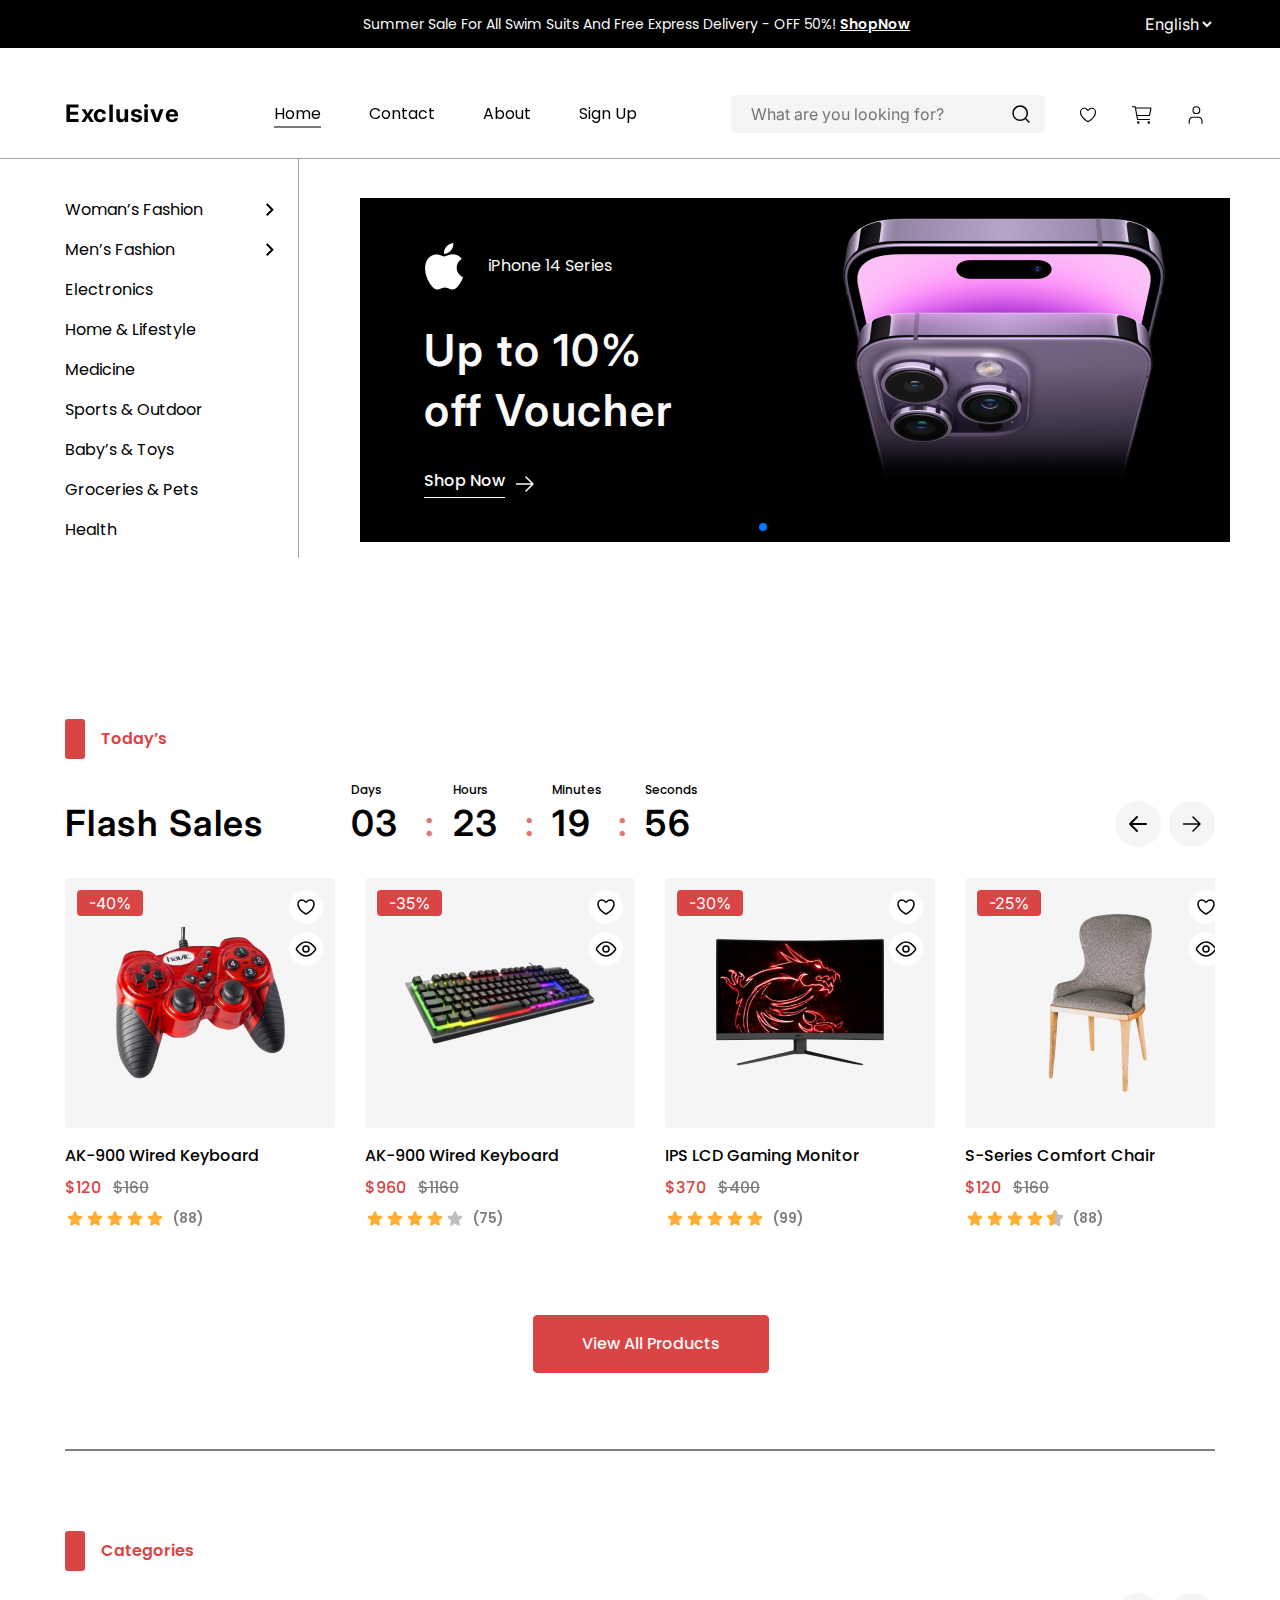
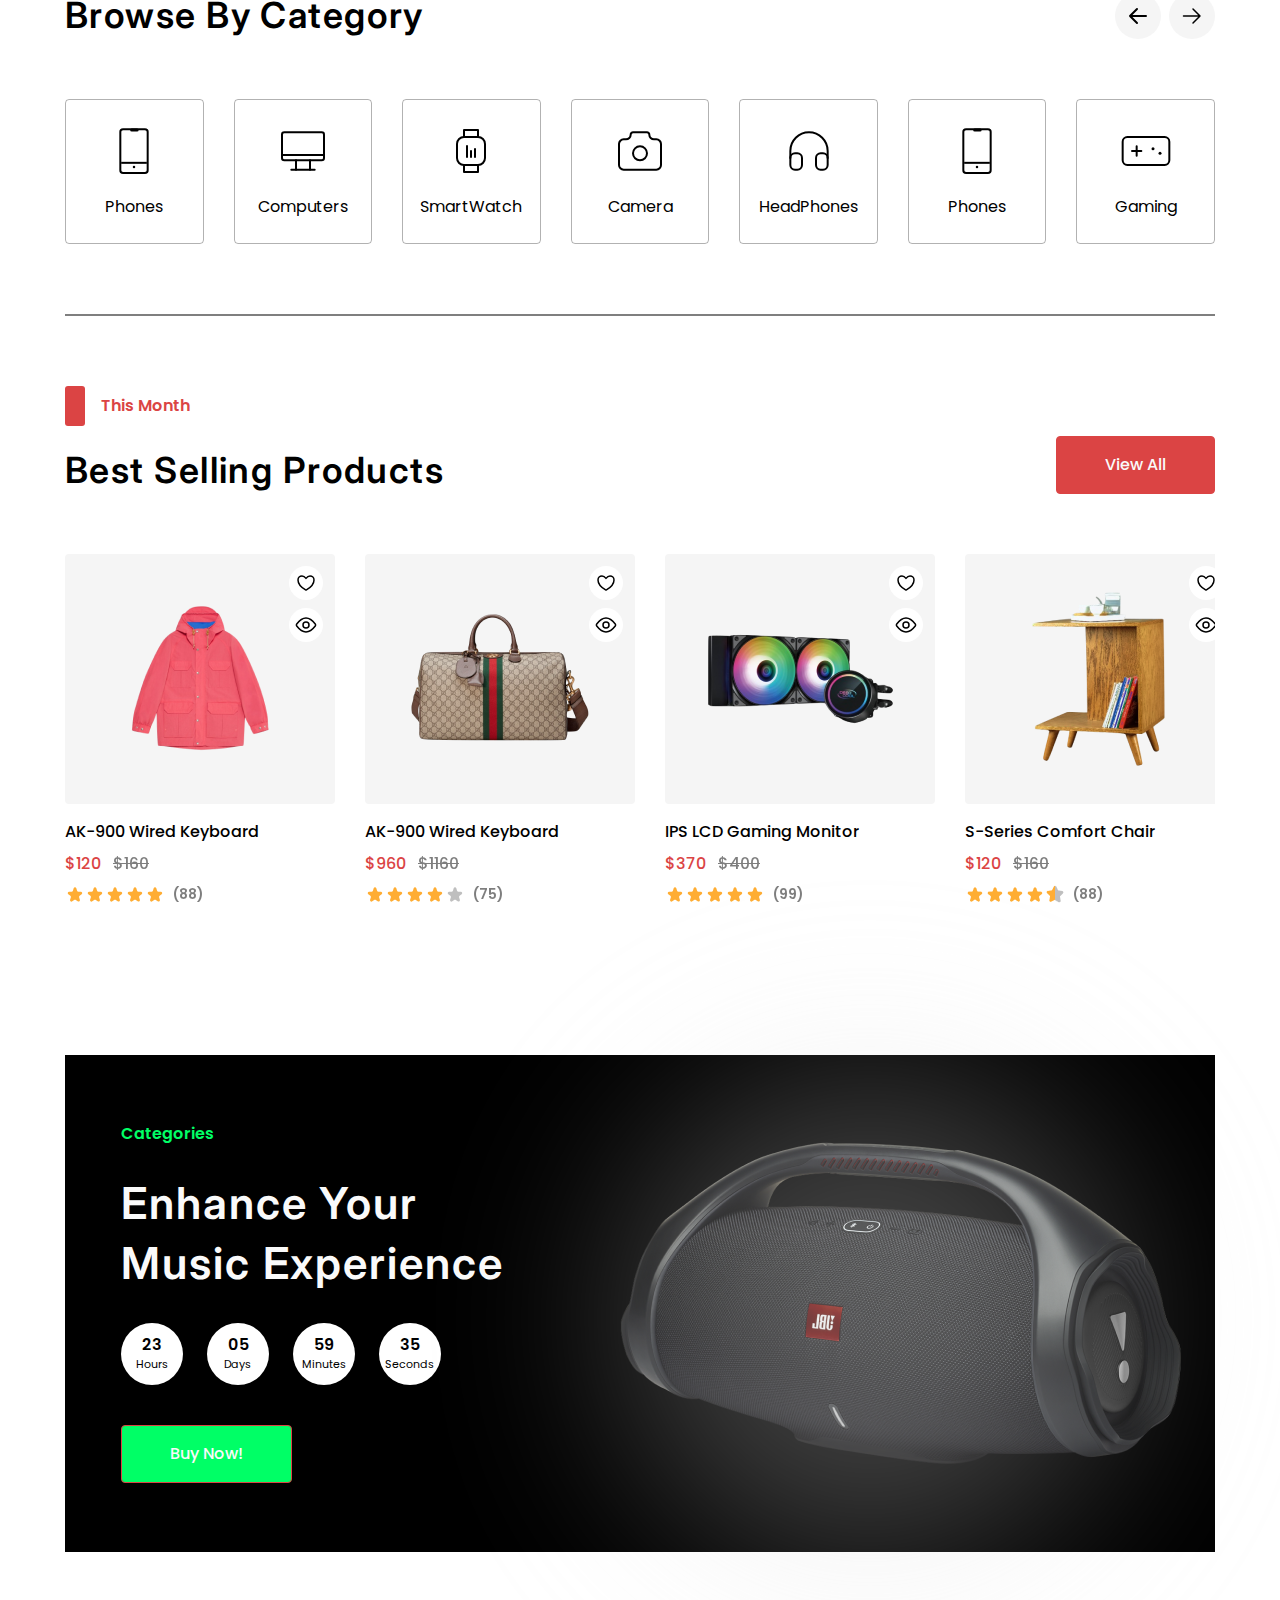
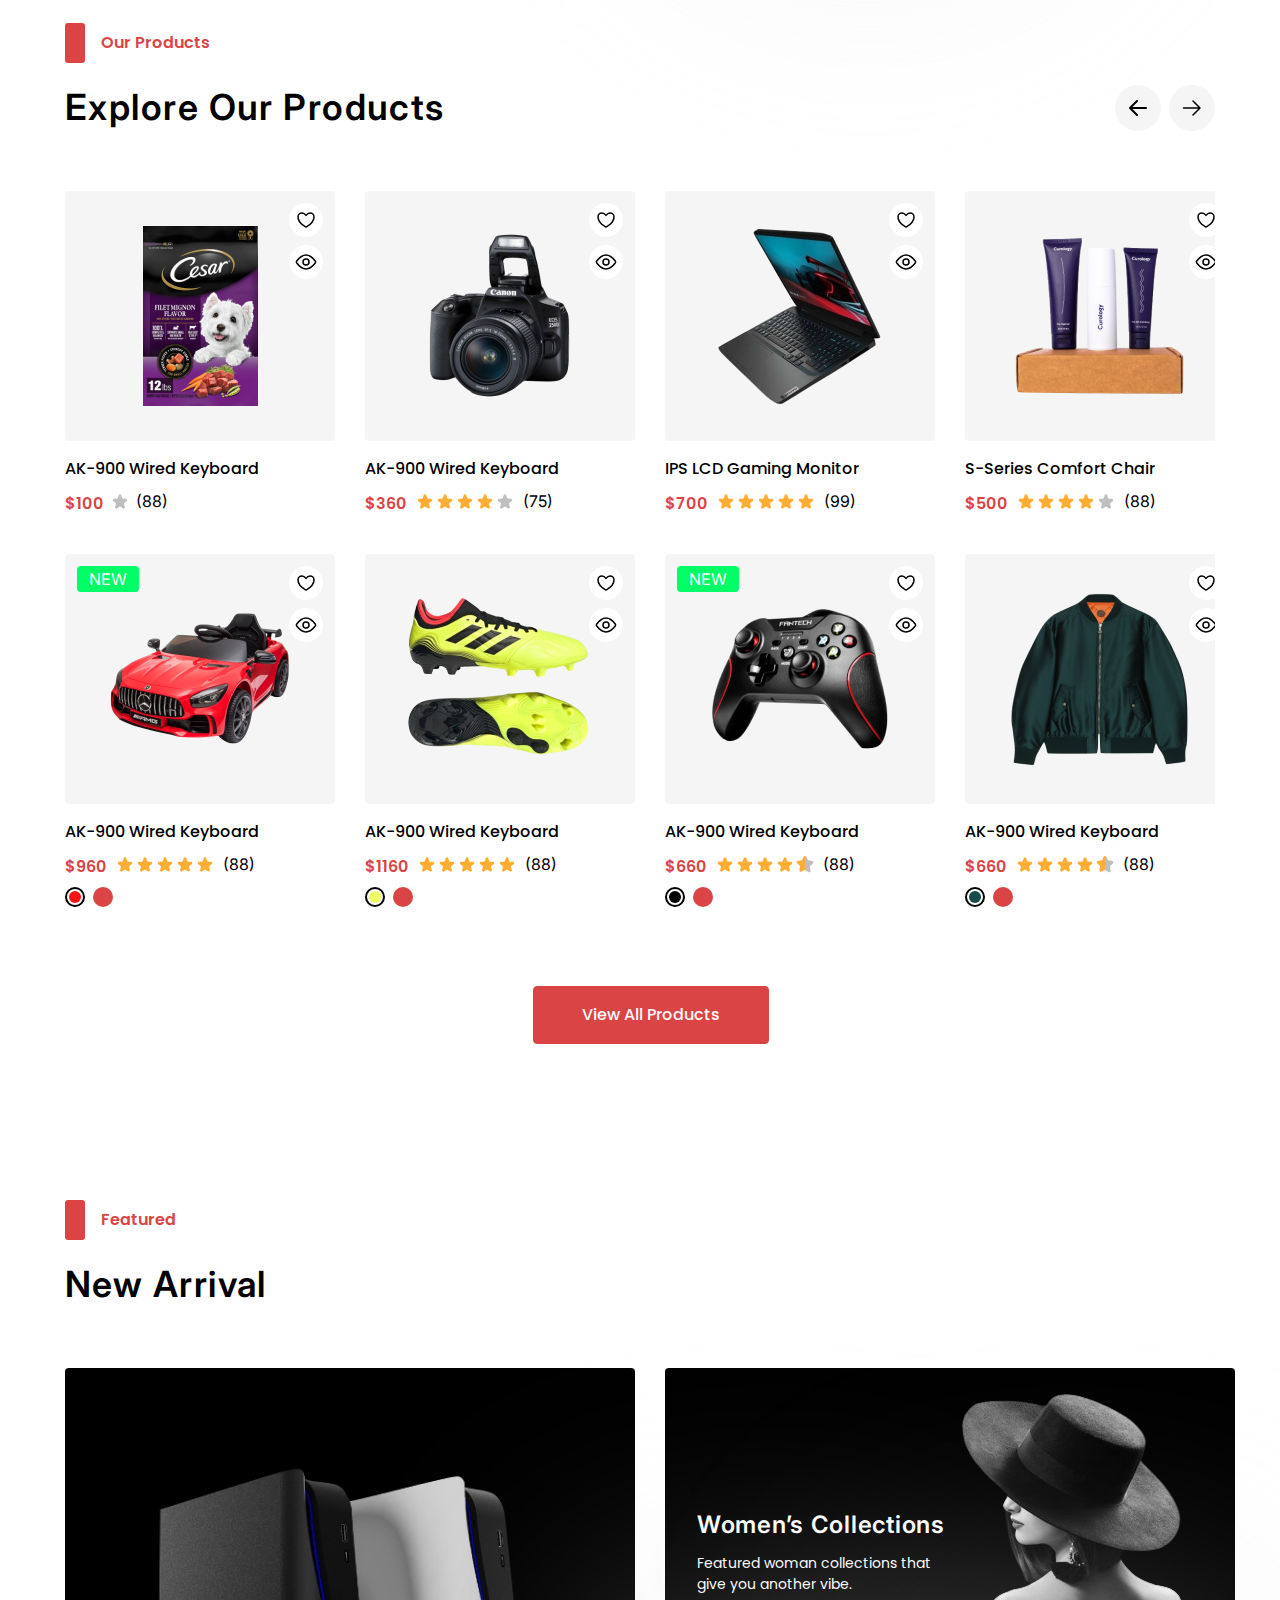
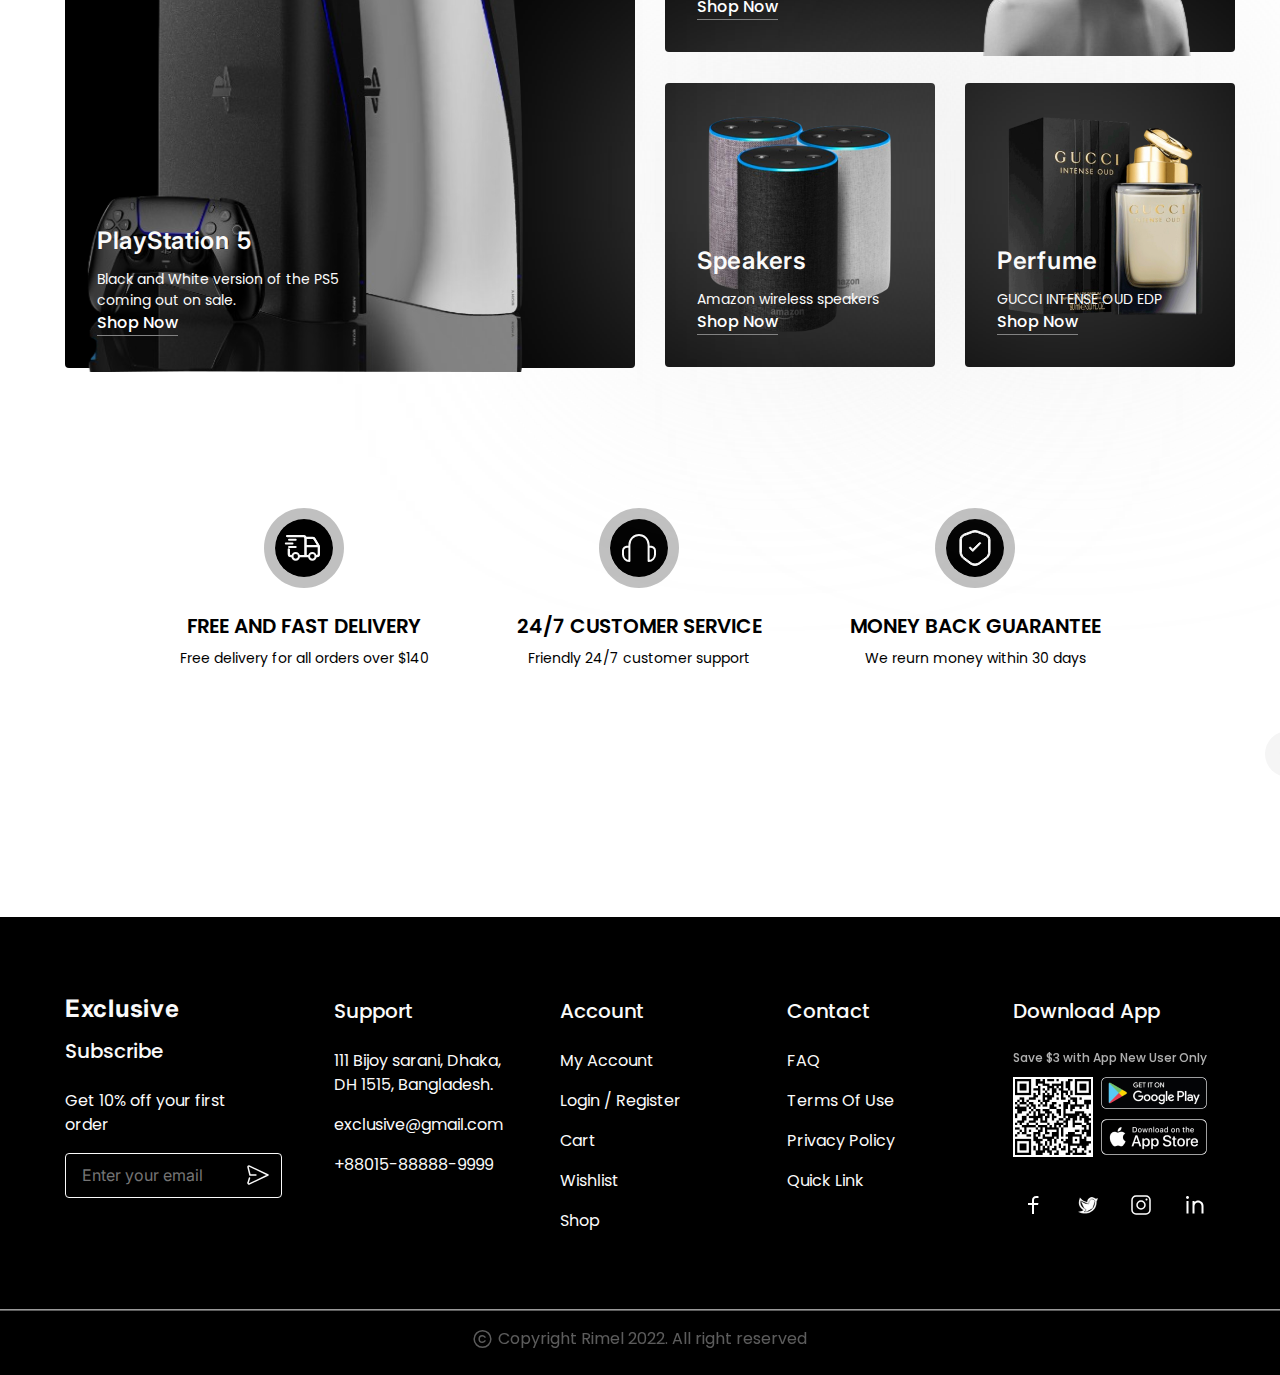
<file: index.html>
<!DOCTYPE html>
<html lang="en">

<head>
    <meta charset="UTF-8" />
    <meta name="viewport" content="width=device-width, initial-scale=1.0" />
    <!-- <link rel="manifest" href="./public/favicon_io/site.webmanifest" /> -->
    <!-- Link Swiper's CSS -->
    <link rel="stylesheet" href="https://cdn.jsdelivr.net/npm/swiper@11/swiper-bundle.min.css" />
    <!-- main css -->
    <link rel="stylesheet" href="./css/style.min.css" />
    <title>ECOMMERCE-SITE</title>
</head>

<body>
    <!-- -------- Header start  ------- -->
    <header>
        <section id="header__top">
            <div class="container">
                <div class="header__top--titl">
                    <p class="header__top--titl-p">
                        <span>Summer Sale For All Swim Suits And Free Express Delivery - OFF 50%!</span>
                        <a href="#">ShopNow</a>
                    </p>
                    <select name="select" id="select1" class="header__top--titl--select">
                        <option value="English">English</option>
                        <option value="UZ">UZ</option>
                        <option value="=RU">RU</option>
                    </select>
                </div>
            </div>
        </section>
        <section id="header__botton">
            <nav>
                <div class="container">
                    <div class="header__botton--wrapper">
                        <h1>Exclusive</h1>
                        <ul class="header__botton--wrapper--titl">
                            <li class="header__botton--wrapper--titl--list">
                                <a href="#" class="header__botton--wrapper--titl--list-link click">Home</a>
                            </li>
                            <li class="header__botton--wrapper--titl--list">
                                <a href="#" class="header__botton--wrapper--titl--list-link">Contact</a>
                            </li>
                            <li class="header__botton--wrapper--titl--list">
                                <a href="#" class="header__botton--wrapper--titl--list-link">About</a>
                            </li>
                            <li class="header__botton--wrapper--titl--list">
                                <a href="./pages/sigin-up-page/" class="header__botton--wrapper--titl--list-link">Sign Up</a>
                            </li>
                        </ul>
                        <div class="header__botton--wrapper--right">
                            <div class="header__botton--wrapper--right--input">
                                <input type="email" placeholder="What are you looking for?">
                                <svg xmlns="http://www.w3.org/2000/svg" width="24" height="24" viewBox="0 0 24 24"
                                    fill="none">
                                    <path
                                        d="M20 20L16.2223 16.2156M18.3158 11.1579C18.3158 13.0563 17.5617 14.8769 16.2193 16.2193C14.8769 17.5617 13.0563 18.3158 11.1579 18.3158C9.2595 18.3158 7.43886 17.5617 6.0965 16.2193C4.75413 14.8769 4 13.0563 4 11.1579C4 9.2595 4.75413 7.43886 6.0965 6.0965C7.43886 4.75413 9.2595 4 11.1579 4C13.0563 4 14.8769 4.75413 16.2193 6.0965C17.5617 7.43886 18.3158 9.2595 18.3158 11.1579V11.1579Z"
                                        stroke="black" stroke-width="1.5" stroke-linecap="round" />
                                </svg>
                            </div>
                            <div class="header__botton--wrapper--right--icons">
                                <div class="header__botton--wrapper--right--icons--icon1">
                                    <a href="./pages/wishlist-page/">
                                        <svg xmlns="http://www.w3.org/2000/svg" width="24" height="24"
                                            viewBox="0 0 32 32" fill="none">
                                            <path
                                                d="M11 7C8.239 7 6 9.216 6 11.95C6 14.157 6.875 19.395 15.488 24.69C15.6423 24.7839 15.8194 24.8335 16 24.8335C16.1806 24.8335 16.3577 24.7839 16.512 24.69C25.125 19.395 26 14.157 26 11.95C26 9.216 23.761 7 21 7C18.239 7 16 10 16 10C16 10 13.761 7 11 7Z"
                                                stroke="black" stroke-width="1.5" stroke-linecap="round"
                                                stroke-linejoin="round" />
                                        </svg>
                                    </a>
                                </div>
                                <div class="header__botton--wrapper--right--icons--icon2">
                                    <a href="./pages/cart-page/">
                                        <svg xmlns="http://www.w3.org/2000/svg" width="24" height="24"
                                            viewBox="0 0 32 32" fill="none">
                                            <path
                                                d="M11 27C11.5523 27 12 26.5523 12 26C12 25.4477 11.5523 25 11 25C10.4477 25 10 25.4477 10 26C10 26.5523 10.4477 27 11 27Z"
                                                stroke="black" stroke-width="1.5" stroke-linecap="round"
                                                stroke-linejoin="round" />
                                            <path
                                                d="M25 27C25.5523 27 26 26.5523 26 26C26 25.4477 25.5523 25 25 25C24.4477 25 24 25.4477 24 26C24 26.5523 24.4477 27 25 27Z"
                                                stroke="black" stroke-width="1.5" stroke-linecap="round"
                                                stroke-linejoin="round" />
                                            <path d="M3 5H7L10 22H26" stroke="black" stroke-width="1.5"
                                                stroke-linecap="round" stroke-linejoin="round" />
                                            <path
                                                d="M10 16.6667H25.59C25.7056 16.6667 25.8177 16.6267 25.9072 16.5535C25.9966 16.4802 26.0579 16.3782 26.0806 16.2648L27.8806 7.26479C27.8951 7.19222 27.8934 7.11733 27.8755 7.04552C27.8575 6.97371 27.8239 6.90678 27.7769 6.84956C27.73 6.79234 27.6709 6.74625 27.604 6.71462C27.5371 6.68299 27.464 6.66661 27.39 6.66666H8"
                                                stroke="black" stroke-width="1.5" stroke-linecap="round"
                                                stroke-linejoin="round" />
                                        </svg>
                                    </a>
                                </div>
                                <div class="header__botton--wrapper--right--icons--icon3">
                                    <a href="./pages/accaunt/">
                                        <svg xmlns="http://www.w3.org/2000/svg" width="24" height="24"
                                            viewBox="0 0 32 32" fill="none">
                                            <path
                                                d="M24 27V24.3333C24 22.9188 23.5224 21.5623 22.6722 20.5621C21.8221 19.5619 20.669 19 19.4667 19H11.5333C10.331 19 9.17795 19.5619 8.32778 20.5621C7.47762 21.5623 7 22.9188 7 24.3333V27"
                                                stroke="black" stroke-width="1.5" stroke-linecap="round"
                                                stroke-linejoin="round" />
                                            <path
                                                d="M16.5 14C18.9853 14 21 11.9853 21 9.5C21 7.01472 18.9853 5 16.5 5C14.0147 5 12 7.01472 12 9.5C12 11.9853 14.0147 14 16.5 14Z"
                                                stroke="black" stroke-width="1.5" stroke-linecap="round"
                                                stroke-linejoin="round" />
                                        </svg>
                                    </a>
                                    <ul class="header__botton--wrapper--right--icons--icon3--titil">
                                        <li class="header__botton--wrapper--right--icons--icon3--titil--list">
                                            <svg xmlns="http://www.w3.org/2000/svg" width="32" height="32"
                                                viewBox="0 0 32 32" fill="none">
                                                <path
                                                    d="M24 27V24.3333C24 22.9188 23.5224 21.5623 22.6722 20.5621C21.8221 19.5619 20.669 19 19.4667 19H11.5333C10.331 19 9.17795 19.5619 8.32778 20.5621C7.47762 21.5623 7 22.9188 7 24.3333V27"
                                                    stroke="#FAFAFA" stroke-width="1.5" stroke-linecap="round"
                                                    stroke-linejoin="round" />
                                                <path
                                                    d="M16.5 14C18.9853 14 21 11.9853 21 9.5C21 7.01472 18.9853 5 16.5 5C14.0147 5 12 7.01472 12 9.5C12 11.9853 14.0147 14 16.5 14Z"
                                                    stroke="#FAFAFA" stroke-width="1.5" stroke-linecap="round"
                                                    stroke-linejoin="round" />
                                            </svg>
                                            <a href="./pages/accaunt/">Manage My Account</a>
                                        </li>
                                        <li class="header__botton--wrapper--right--icons--icon3--titil--list">
                                            <svg xmlns="http://www.w3.org/2000/svg" width="24" height="24"
                                                viewBox="0 0 20 22" fill="none">
                                                <path
                                                    d="M1 5.3V19.5C1 19.7652 1.10536 20.0196 1.29289 20.2071C1.48043 20.3946 1.73478 20.5 2 20.5H18C18.2652 20.5 18.5196 20.3946 18.7071 20.2071C18.8946 20.0196 19 19.7652 19 19.5V5.3H1Z"
                                                    stroke="#FAFAFA" stroke-width="1.5" stroke-linejoin="round" />
                                                <path
                                                    d="M19 5.3L16.1665 1.5H3.8335L1 5.3M13.7775 8.6C13.7775 10.699 12.0865 12.4 10 12.4C7.9135 12.4 6.222 10.699 6.222 8.6"
                                                    stroke="#FAFAFA" stroke-width="1.5" stroke-linecap="round"
                                                    stroke-linejoin="round" />
                                            </svg>
                                            <a href="#">My Order</a>
                                        </li>
                                        <li class="header__botton--wrapper--right--icons--icon3--titil--list">
                                            <svg xmlns="http://www.w3.org/2000/svg" width="24" height="24"
                                                viewBox="0 0 24 24" fill="none">
                                                <g clip-path="url(#clip0_2410_393)">
                                                    <path d="M8 16L12 12M16 8L11.9992 12M11.9992 12L8 8M12 12L16 16"
                                                        stroke="#FAFAFA" stroke-width="1.5" stroke-linecap="round"
                                                        stroke-linejoin="round" />
                                                    <circle cx="12" cy="12" r="11.25" stroke="white"
                                                        stroke-width="1.5" />
                                                </g>
                                                <defs>
                                                    <clipPath id="clip0_2410_393">
                                                        <rect width="24" height="24" fill="white" />
                                                    </clipPath>
                                                </defs>
                                            </svg>
                                            <a href="#">My Cancellations</a>
                                        </li>
                                        <li class="header__botton--wrapper--right--icons--icon3--titil--list">
                                            <svg xmlns="http://www.w3.org/2000/svg" width="24" height="24"
                                                viewBox="0 0 24 24" fill="none">
                                                <path
                                                    d="M19.8284 9.93621C20.4517 9.93621 20.7176 10.7286 20.2205 11.1046L16.8905 13.6234C16.1688 14.1693 15.8661 15.1087 16.1334 15.9732L17.3864 20.0261C17.5735 20.6312 16.8729 21.1193 16.3701 20.7341L13.3075 18.3879C12.536 17.7969 11.464 17.7969 10.6925 18.3879L7.61357 20.7466C7.11152 21.1312 6.41161 20.645 6.59677 20.0403L7.83243 16.0046C8.09532 15.146 7.79694 14.2145 7.08413 13.6684L3.73432 11.1022C3.24111 10.7244 3.50831 9.93621 4.12961 9.93621H8.12744C9.07024 9.93621 9.90305 9.32198 10.1815 8.42125L11.379 4.5479C11.5678 3.93721 12.4322 3.93722 12.621 4.5479L13.8185 8.42124C14.0969 9.32198 14.9298 9.93621 15.8726 9.93621H19.8284Z"
                                                    stroke="#FAFAFA" stroke-width="1.5" />
                                            </svg>
                                            <a href="#">My Reviews</a>
                                        </li>
                                        <li class="header__botton--wrapper--right--icons--icon3--titil--list">
                                            <svg xmlns="http://www.w3.org/2000/svg" width="24" height="24"
                                                viewBox="0 0 24 24" fill="none">
                                                <path
                                                    d="M4 12H13.5M6 15L3 12L6 9M11 7V6C11 5.46957 11.2107 4.96086 11.5858 4.58579C11.9609 4.21071 12.4696 4 13 4H18C18.5304 4 19.0391 4.21071 19.4142 4.58579C19.7893 4.96086 20 5.46957 20 6V18C20 18.5304 19.7893 19.0391 19.4142 19.4142C19.0391 19.7893 18.5304 20 18 20H13C12.4696 20 11.9609 19.7893 11.5858 19.4142C11.2107 19.0391 11 18.5304 11 18V17"
                                                    stroke="#FAFAFA" stroke-width="1.5" stroke-linecap="round"
                                                    stroke-linejoin="round" />
                                            </svg>
                                            <a href="#">Logout</a>
                                        </li>
                                    </ul>
                                </div>
                            </div>
                        </div>
                    </div>
                </div>
            </nav>
        </section>
    </header>
    <!-- -------- Header end  ------- -->
    <!-- main start -->
    <main>
        <!-- sections intro start -->
        <section id="intro">
            <div class="container">
                <div class="intro__wrapper">
                    <div class="intro__wrapper--left">
                        <ul class="intro__wrapper--left--titil">
                            <li class="intro__wrapper--left--titil--list">
                                <p>Woman’s Fashion</p>
                                <svg xmlns="http://www.w3.org/2000/svg" width="24" height="24" viewBox="0 0 24 24"
                                    fill="none">
                                    <path
                                        d="M12.95 11.636L8 6.68597L9.414 5.27197L15.778 11.636L9.414 18L8 16.586L12.95 11.636Z"
                                        fill="black" />
                                </svg>
                            </li>
                            <li class="intro__wrapper--left--titil--list">
                                <p>Men’s Fashion</p>
                                <svg xmlns="http://www.w3.org/2000/svg" width="24" height="24" viewBox="0 0 24 24"
                                    fill="none">
                                    <path
                                        d="M12.95 11.636L8 6.68597L9.414 5.27197L15.778 11.636L9.414 18L8 16.586L12.95 11.636Z"
                                        fill="black" />
                                </svg>
                            </li>
                            <li class="intro__wrapper--left--titil--list">
                                <p>Electronics</p>
                            </li>
                            <li class="intro__wrapper--left--titil--list">
                                <p>Home & Lifestyle</p>
                            </li>
                            <li class="intro__wrapper--left--titil--list">
                                <p>Medicine</p>
                            </li>
                            <li class="intro__wrapper--left--titil--list">
                                <p>Sports & Outdoor</p>
                            </li>
                            <li class="intro__wrapper--left--titil--list">
                                <p>Baby’s & Toys</p>
                            </li>
                            <li class="intro__wrapper--left--titil--list">
                                <p>Groceries & Pets</p>
                            </li>
                            <li class="intro__wrapper--left--titil--list">
                                <p>Health</p>
                            </li>
                        </ul>
                    </div>
                    <div class="intro__wrapper--righ">
                        <!-- Swiper -->
                        <div class="swiper mySwiper">
                            <div class="swiper-wrapper">
                                <div class="swiper-slide">
                                    <div class="swiper-slide--wrapper">
                                        <div class="swiper-slide--wrapper--left">
                                            <div class="swiper-slide--wrapper--left--top">
                                                <img src="./assets/imegs/Apple_gray_logo1.png" alt="Apple-logo">
                                                <p>iPhone 14 Series</p>
                                            </div>
                                            <h1>
                                                Up to 10% <br> off Voucher
                                            </h1>
                                            <div class="swiper-slide--wrapper--left--botton">
                                                <p>Shop Now</p>
                                                <svg xmlns="http://www.w3.org/2000/svg" width="24" height="24"
                                                    viewBox="0 0 24 24" fill="none">
                                                    <path d="M3.5 12H20M20 12L13 5M20 12L13 19" stroke="#FAFAFA"
                                                        stroke-width="1.5" stroke-linecap="round"
                                                        stroke-linejoin="round" />
                                                </svg>
                                            </div>
                                        </div>
                                        <div class="swiper-slide--wrapper--right">
                                            <img src="./assets/imegs/iphone14.png" alt="iphone">
                                        </div>
                                    </div>
                                </div>
                                <div class="swiper-slide">
                                    <div class="swiper-slide--wrapper">
                                        <div class="swiper-slide--wrapper--left">
                                            <div class="swiper-slide--wrapper--left--top">
                                                <img src="./assets/imegs/Apple_gray_logo1.png" alt="Apple-logo">
                                                <p>iPhone 14 Series</p>
                                            </div>
                                            <h1>
                                                Up to 10% <br> off Voucher
                                            </h1>
                                            <div class="swiper-slide--wrapper--left--botton">
                                                <p>Shop Now</p>
                                                <svg xmlns="http://www.w3.org/2000/svg" width="24" height="24"
                                                    viewBox="0 0 24 24" fill="none">
                                                    <path d="M3.5 12H20M20 12L13 5M20 12L13 19" stroke="#FAFAFA"
                                                        stroke-width="1.5" stroke-linecap="round"
                                                        stroke-linejoin="round" />
                                                </svg>
                                            </div>
                                        </div>
                                        <div class="swiper-slide--wrapper--right">
                                            <img src="./assets/imegs/iphone14.png" alt="iphone">
                                        </div>
                                    </div>
                                </div>
                                <div class="swiper-slide">
                                    <div class="swiper-slide--wrapper">
                                        <div class="swiper-slide--wrapper--left">
                                            <div class="swiper-slide--wrapper--left--top">
                                                <img src="./assets/imegs/Apple_gray_logo1.png" alt="Apple-logo">
                                                <p>iPhone 14 Series</p>
                                            </div>
                                            <h1>
                                                Up to 10% <br> off Voucher
                                            </h1>
                                            <div class="swiper-slide--wrapper--left--botton">
                                                <p>Shop Now</p>
                                                <svg xmlns="http://www.w3.org/2000/svg" width="24" height="24"
                                                    viewBox="0 0 24 24" fill="none">
                                                    <path d="M3.5 12H20M20 12L13 5M20 12L13 19" stroke="#FAFAFA"
                                                        stroke-width="1.5" stroke-linecap="round"
                                                        stroke-linejoin="round" />
                                                </svg>
                                            </div>
                                        </div>
                                        <div class="swiper-slide--wrapper--right">
                                            <img src="./assets/imegs/iphone14.png" alt="iphone">
                                        </div>
                                    </div>
                                </div>
                                <div class="swiper-slide">
                                    <div class="swiper-slide--wrapper">
                                        <div class="swiper-slide--wrapper--left">
                                            <div class="swiper-slide--wrapper--left--top">
                                                <img src="./assets/imegs/Apple_gray_logo1.png" alt="Apple-logo">
                                                <p>iPhone 14 Series</p>
                                            </div>
                                            <h1>
                                                Up to 10% <br> off Voucher
                                            </h1>
                                            <div class="swiper-slide--wrapper--left--botton">
                                                <p>Shop Now</p>
                                                <svg xmlns="http://www.w3.org/2000/svg" width="24" height="24"
                                                    viewBox="0 0 24 24" fill="none">
                                                    <path d="M3.5 12H20M20 12L13 5M20 12L13 19" stroke="#FAFAFA"
                                                        stroke-width="1.5" stroke-linecap="round"
                                                        stroke-linejoin="round" />
                                                </svg>
                                            </div>
                                        </div>
                                        <div class="swiper-slide--wrapper--right">
                                            <img src="./assets/imegs/iphone14.png" alt="iphone">
                                        </div>
                                    </div>
                                </div>
                                <div class="swiper-slide">
                                    <div class="swiper-slide--wrapper">
                                        <div class="swiper-slide--wrapper--left">
                                            <div class="swiper-slide--wrapper--left--top">
                                                <img src="./assets/imegs/Apple_gray_logo1.png" alt="Apple-logo">
                                                <p>iPhone 14 Series</p>
                                            </div>
                                            <h1>
                                                Up to 10% <br> off Voucher
                                            </h1>
                                            <div class="swiper-slide--wrapper--left--botton">
                                                <p>Shop Now</p>
                                                <svg xmlns="http://www.w3.org/2000/svg" width="24" height="24"
                                                    viewBox="0 0 24 24" fill="none">
                                                    <path d="M3.5 12H20M20 12L13 5M20 12L13 19" stroke="#FAFAFA"
                                                        stroke-width="1.5" stroke-linecap="round"
                                                        stroke-linejoin="round" />
                                                </svg>
                                            </div>
                                        </div>
                                        <div class="swiper-slide--wrapper--right">
                                            <img src="./assets/imegs/iphone14.png" alt="iphone">
                                        </div>
                                    </div>
                                </div>
                            </div>
                            <div class="swiper-pagination"></div>
                        </div>
                    </div>
                </div>
            </div>
        </section>
        <!-- sections intro end -->
        <!-- section Today’s start -->
        <section id="today">
            <div class="container">
                <div class="today__wrapper">
                    <div class="today__wrapper--top">
                        <h1></h1>
                        <p>Today’s</p>
                    </div>
                </div>
                <div class="today__wrapper--midle">
                    <h1>Flash Sales</h1>
                    <div class="today__wrapper--midle--soat">
                        <div class="today__wrapper--midle--soat--div">
                            <p>Days</p>
                            <h1>03 <span>:</span></h1>
                        </div>
                        <div class="today__wrapper--midle--soat--div">
                            <p>Hours</p>
                            <h1>23 <span>:</span></h1>
                        </div>
                        <div class="today__wrapper--midle--soat--div">
                            <p>Minutes</p>
                            <h1>19 <span>:</span></h1>
                        </div>
                        <div class="today__wrapper--midle--soat--div">
                            <p>Seconds</p>
                            <h1>56</h1>
                        </div>
                        <div class="today__wrapper--midle--icon">
                            <span>
                                <svg xmlns="http://www.w3.org/2000/svg" width="24" height="24" viewBox="0 0 24 24"
                                    fill="none">
                                    <path d="M11 5L4 12L11 19M4 12H20" stroke="black" stroke-width="2"
                                        stroke-linecap="round" stroke-linejoin="round" />
                                </svg>
                            </span>
                            <span>
                                <svg xmlns="http://www.w3.org/2000/svg" width="24" height="24" viewBox="0 0 24 24"
                                    fill="none">
                                    <path d="M3.5 12H20M20 12L13 5M20 12L13 19" stroke="black" stroke-width="1.5"
                                        stroke-linecap="round" stroke-linejoin="round" />
                                </svg>
                            </span>

                        </div>
                    </div>
                </div>
                <div class="today__wrapper--cards">
                    <div class="today__wrapper--cards--card">
                        <div class="today__wrapper--cards--card--top">
                            <p>-40%</p>
                            <img src="./assets/imegs/today-img1.png" alt="img">
                            <span class="today__wrapper--cards--card--top--spen1">
                                <svg xmlns="http://www.w3.org/2000/svg" width="24" height="24" viewBox="0 0 24 24"
                                    fill="none">
                                    <path
                                        d="M8 5C5.7912 5 4 6.73964 4 8.88594C4 10.6185 4.7 14.7305 11.5904 18.8873C11.7138 18.961 11.8555 19 12 19C12.1445 19 12.2862 18.961 12.4096 18.8873C19.3 14.7305 20 10.6185 20 8.88594C20 6.73964 18.2088 5 16 5C13.7912 5 12 7.35511 12 7.35511C12 7.35511 10.2088 5 8 5Z"
                                        stroke="black" stroke-width="1.5" stroke-linecap="round"
                                        stroke-linejoin="round" />
                                </svg>
                            </span>
                            <span class="today__wrapper--cards--card--top--spen2">
                                <svg xmlns="http://www.w3.org/2000/svg" width="22" height="16" viewBox="0 0 22 16"
                                    fill="none">
                                    <path
                                        d="M20.257 6.962C20.731 7.582 20.731 8.419 20.257 9.038C18.764 10.987 15.182 15 11 15C6.81801 15 3.23601 10.987 1.74301 9.038C1.51239 8.74113 1.38721 8.37592 1.38721 8C1.38721 7.62408 1.51239 7.25887 1.74301 6.962C3.23601 5.013 6.81801 1 11 1C15.182 1 18.764 5.013 20.257 6.962V6.962Z"
                                        stroke="black" stroke-width="1.5" stroke-linecap="round"
                                        stroke-linejoin="round" />
                                    <path
                                        d="M11 11C12.6569 11 14 9.65685 14 8C14 6.34315 12.6569 5 11 5C9.34315 5 8 6.34315 8 8C8 9.65685 9.34315 11 11 11Z"
                                        stroke="black" stroke-width="1.5" stroke-linecap="round"
                                        stroke-linejoin="round" />
                                </svg>
                            </span>
                        </div>
                        <a href="./pages/praduct/"><button class="today__wrapper--cards--card--btn">Add To Cart</button></a>
                        <div class="today__wrapper--cards--card--botton">
                            <h2>AK-900 Wired Keyboard</h2>
                            <h3 class="today__wrapper--cards--card--botton--h3">
                                <span class="today__wrapper--cards--card--botton--h3--span1">$120</span>
                                <span class="today__wrapper--cards--card--botton--h3--span2">$160</span>
                            </h3>
                            <p class="today__wrapper--cards--card--botton--p">
                                <img src="./assets/imegs/Five-star.svg" alt="star">
                                <span class="today__wrapper--cards--card--botton--p--span">(88)</span>
                            </p>
                        </div>
                    </div>
                    <div class="today__wrapper--cards--card">
                        <div class="today__wrapper--cards--card--top">
                            <p>-35%</p>
                            <img src="./assets/imegs/today-img2.png" alt="img">
                            <span class="today__wrapper--cards--card--top--spen1">
                                <svg xmlns="http://www.w3.org/2000/svg" width="24" height="24" viewBox="0 0 24 24"
                                    fill="none">
                                    <path
                                        d="M8 5C5.7912 5 4 6.73964 4 8.88594C4 10.6185 4.7 14.7305 11.5904 18.8873C11.7138 18.961 11.8555 19 12 19C12.1445 19 12.2862 18.961 12.4096 18.8873C19.3 14.7305 20 10.6185 20 8.88594C20 6.73964 18.2088 5 16 5C13.7912 5 12 7.35511 12 7.35511C12 7.35511 10.2088 5 8 5Z"
                                        stroke="black" stroke-width="1.5" stroke-linecap="round"
                                        stroke-linejoin="round" />
                                </svg>
                            </span>
                            <span class="today__wrapper--cards--card--top--spen2">
                                <svg xmlns="http://www.w3.org/2000/svg" width="22" height="16" viewBox="0 0 22 16"
                                    fill="none">
                                    <path
                                        d="M20.257 6.962C20.731 7.582 20.731 8.419 20.257 9.038C18.764 10.987 15.182 15 11 15C6.81801 15 3.23601 10.987 1.74301 9.038C1.51239 8.74113 1.38721 8.37592 1.38721 8C1.38721 7.62408 1.51239 7.25887 1.74301 6.962C3.23601 5.013 6.81801 1 11 1C15.182 1 18.764 5.013 20.257 6.962V6.962Z"
                                        stroke="black" stroke-width="1.5" stroke-linecap="round"
                                        stroke-linejoin="round" />
                                    <path
                                        d="M11 11C12.6569 11 14 9.65685 14 8C14 6.34315 12.6569 5 11 5C9.34315 5 8 6.34315 8 8C8 9.65685 9.34315 11 11 11Z"
                                        stroke="black" stroke-width="1.5" stroke-linecap="round"
                                        stroke-linejoin="round" />
                                </svg>
                            </span>
                        </div>
                        <a href="./pages/praduct/"><button class="today__wrapper--cards--card--btn">Add To Cart</button></a>
                        <div class="today__wrapper--cards--card--botton">
                            <h2>AK-900 Wired Keyboard</h2>
                            <h3 class="today__wrapper--cards--card--botton--h3">
                                <span class="today__wrapper--cards--card--botton--h3--span1">$960</span>
                                <span class="today__wrapper--cards--card--botton--h3--span2">$1160</span>
                            </h3>
                            <p class="today__wrapper--cards--card--botton--p">
                                <img src="./assets/imegs/star-4.svg" alt="star">
                                <span class="today__wrapper--cards--card--botton--p--span">(75)</span>
                            </p>
                        </div>
                    </div>
                    <div class="today__wrapper--cards--card">
                        <div class="today__wrapper--cards--card--top">
                            <p>-30%</p>
                            <img src="./assets/imegs/today-img3.png" alt="img">
                            <span class="today__wrapper--cards--card--top--spen1">
                                <svg xmlns="http://www.w3.org/2000/svg" width="24" height="24" viewBox="0 0 24 24"
                                    fill="none">
                                    <path
                                        d="M8 5C5.7912 5 4 6.73964 4 8.88594C4 10.6185 4.7 14.7305 11.5904 18.8873C11.7138 18.961 11.8555 19 12 19C12.1445 19 12.2862 18.961 12.4096 18.8873C19.3 14.7305 20 10.6185 20 8.88594C20 6.73964 18.2088 5 16 5C13.7912 5 12 7.35511 12 7.35511C12 7.35511 10.2088 5 8 5Z"
                                        stroke="black" stroke-width="1.5" stroke-linecap="round"
                                        stroke-linejoin="round" />
                                </svg>
                            </span>
                            <span class="today__wrapper--cards--card--top--spen2">
                                <svg xmlns="http://www.w3.org/2000/svg" width="22" height="16" viewBox="0 0 22 16"
                                    fill="none">
                                    <path
                                        d="M20.257 6.962C20.731 7.582 20.731 8.419 20.257 9.038C18.764 10.987 15.182 15 11 15C6.81801 15 3.23601 10.987 1.74301 9.038C1.51239 8.74113 1.38721 8.37592 1.38721 8C1.38721 7.62408 1.51239 7.25887 1.74301 6.962C3.23601 5.013 6.81801 1 11 1C15.182 1 18.764 5.013 20.257 6.962V6.962Z"
                                        stroke="black" stroke-width="1.5" stroke-linecap="round"
                                        stroke-linejoin="round" />
                                    <path
                                        d="M11 11C12.6569 11 14 9.65685 14 8C14 6.34315 12.6569 5 11 5C9.34315 5 8 6.34315 8 8C8 9.65685 9.34315 11 11 11Z"
                                        stroke="black" stroke-width="1.5" stroke-linecap="round"
                                        stroke-linejoin="round" />
                                </svg>
                            </span>
                        </div>
                        <a href="./pages/praduct/"><button class="today__wrapper--cards--card--btn">Add To Cart</button></a>
                        <div class="today__wrapper--cards--card--botton">
                            <h2>IPS LCD Gaming Monitor</h2>
                            <h3 class="today__wrapper--cards--card--botton--h3">
                                <span class="today__wrapper--cards--card--botton--h3--span1">$370</span>
                                <span class="today__wrapper--cards--card--botton--h3--span2">$400</span>
                            </h3>
                            <p class="today__wrapper--cards--card--botton--p">
                                <img src="./assets/imegs/Five-star.svg" alt="star">
                                <span class="today__wrapper--cards--card--botton--p--span">(99)</span>
                            </p>
                        </div>
                    </div>
                    <div class="today__wrapper--cards--card">
                        <div class="today__wrapper--cards--card--top">
                            <p>-25%</p>
                            <img src="./assets/imegs/today-img4.png" alt="img">
                            <span class="today__wrapper--cards--card--top--spen1">
                                <svg xmlns="http://www.w3.org/2000/svg" width="24" height="24" viewBox="0 0 24 24"
                                    fill="none">
                                    <path
                                        d="M8 5C5.7912 5 4 6.73964 4 8.88594C4 10.6185 4.7 14.7305 11.5904 18.8873C11.7138 18.961 11.8555 19 12 19C12.1445 19 12.2862 18.961 12.4096 18.8873C19.3 14.7305 20 10.6185 20 8.88594C20 6.73964 18.2088 5 16 5C13.7912 5 12 7.35511 12 7.35511C12 7.35511 10.2088 5 8 5Z"
                                        stroke="black" stroke-width="1.5" stroke-linecap="round"
                                        stroke-linejoin="round" />
                                </svg>
                            </span>
                            <span class="today__wrapper--cards--card--top--spen2">
                                <svg xmlns="http://www.w3.org/2000/svg" width="22" height="16" viewBox="0 0 22 16"
                                    fill="none">
                                    <path
                                        d="M20.257 6.962C20.731 7.582 20.731 8.419 20.257 9.038C18.764 10.987 15.182 15 11 15C6.81801 15 3.23601 10.987 1.74301 9.038C1.51239 8.74113 1.38721 8.37592 1.38721 8C1.38721 7.62408 1.51239 7.25887 1.74301 6.962C3.23601 5.013 6.81801 1 11 1C15.182 1 18.764 5.013 20.257 6.962V6.962Z"
                                        stroke="black" stroke-width="1.5" stroke-linecap="round"
                                        stroke-linejoin="round" />
                                    <path
                                        d="M11 11C12.6569 11 14 9.65685 14 8C14 6.34315 12.6569 5 11 5C9.34315 5 8 6.34315 8 8C8 9.65685 9.34315 11 11 11Z"
                                        stroke="black" stroke-width="1.5" stroke-linecap="round"
                                        stroke-linejoin="round" />
                                </svg>
                            </span>
                        </div>
                        <a href="./pages/praduct/"><button class="today__wrapper--cards--card--btn">Add To Cart</button></a>
                        <div class="today__wrapper--cards--card--botton">
                            <h2>S-Series Comfort Chair </h2>
                            <h3 class="today__wrapper--cards--card--botton--h3">
                                <span class="today__wrapper--cards--card--botton--h3--span1">$120</span>
                                <span class="today__wrapper--cards--card--botton--h3--span2">$160</span>
                            </h3>
                            <p class="today__wrapper--cards--card--botton--p">
                                <img src="./assets/imegs/star-3.png" alt="star">
                                <span class="today__wrapper--cards--card--botton--p--span">(88)</span>
                            </p>
                        </div>
                    </div>
                    <div class="today__wrapper--cards--card">
                        <div class="today__wrapper--cards--card--top">
                            <p>-25%</p>
                            <img src="./assets/imegs/today-img4.png" alt="img">
                            <span class="today__wrapper--cards--card--top--spen1">
                                <svg xmlns="http://www.w3.org/2000/svg" width="24" height="24" viewBox="0 0 24 24"
                                    fill="none">
                                    <path
                                        d="M8 5C5.7912 5 4 6.73964 4 8.88594C4 10.6185 4.7 14.7305 11.5904 18.8873C11.7138 18.961 11.8555 19 12 19C12.1445 19 12.2862 18.961 12.4096 18.8873C19.3 14.7305 20 10.6185 20 8.88594C20 6.73964 18.2088 5 16 5C13.7912 5 12 7.35511 12 7.35511C12 7.35511 10.2088 5 8 5Z"
                                        stroke="black" stroke-width="1.5" stroke-linecap="round"
                                        stroke-linejoin="round" />
                                </svg>
                            </span>
                            <span class="today__wrapper--cards--card--top--spen2">
                                <svg xmlns="http://www.w3.org/2000/svg" width="22" height="16" viewBox="0 0 22 16"
                                    fill="none">
                                    <path
                                        d="M20.257 6.962C20.731 7.582 20.731 8.419 20.257 9.038C18.764 10.987 15.182 15 11 15C6.81801 15 3.23601 10.987 1.74301 9.038C1.51239 8.74113 1.38721 8.37592 1.38721 8C1.38721 7.62408 1.51239 7.25887 1.74301 6.962C3.23601 5.013 6.81801 1 11 1C15.182 1 18.764 5.013 20.257 6.962V6.962Z"
                                        stroke="black" stroke-width="1.5" stroke-linecap="round"
                                        stroke-linejoin="round" />
                                    <path
                                        d="M11 11C12.6569 11 14 9.65685 14 8C14 6.34315 12.6569 5 11 5C9.34315 5 8 6.34315 8 8C8 9.65685 9.34315 11 11 11Z"
                                        stroke="black" stroke-width="1.5" stroke-linecap="round"
                                        stroke-linejoin="round" />
                                </svg>
                            </span>
                        </div>
                        <a href="./pages/praduct/"><button class="today__wrapper--cards--card--btn">Add To Cart</button></a>
                        <div class="today__wrapper--cards--card--botton">
                            <h2>S-Series Comfort Chair </h2>
                            <h3 class="today__wrapper--cards--card--botton--h3">
                                <span class="today__wrapper--cards--card--botton--h3--span1">$120</span>
                                <span class="today__wrapper--cards--card--botton--h3--span2">$160</span>
                            </h3>
                            <p class="today__wrapper--cards--card--botton--p">
                                <img src="./assets/imegs/star-4.svg" alt="star">
                                <span class="today__wrapper--cards--card--botton--p--span">(88)</span>
                            </p>
                        </div>
                    </div>
                    <div class="today__wrapper--cards--card">
                        <div class="today__wrapper--cards--card--top">
                            <p>-40%</p>
                            <img src="./assets/imegs/today-img1.png" alt="img">
                            <span class="today__wrapper--cards--card--top--spen1">
                                <svg xmlns="http://www.w3.org/2000/svg" width="24" height="24" viewBox="0 0 24 24"
                                    fill="none">
                                    <path
                                        d="M8 5C5.7912 5 4 6.73964 4 8.88594C4 10.6185 4.7 14.7305 11.5904 18.8873C11.7138 18.961 11.8555 19 12 19C12.1445 19 12.2862 18.961 12.4096 18.8873C19.3 14.7305 20 10.6185 20 8.88594C20 6.73964 18.2088 5 16 5C13.7912 5 12 7.35511 12 7.35511C12 7.35511 10.2088 5 8 5Z"
                                        stroke="black" stroke-width="1.5" stroke-linecap="round"
                                        stroke-linejoin="round" />
                                </svg>
                            </span>
                            <span class="today__wrapper--cards--card--top--spen2">
                                <svg xmlns="http://www.w3.org/2000/svg" width="22" height="16" viewBox="0 0 22 16"
                                    fill="none">
                                    <path
                                        d="M20.257 6.962C20.731 7.582 20.731 8.419 20.257 9.038C18.764 10.987 15.182 15 11 15C6.81801 15 3.23601 10.987 1.74301 9.038C1.51239 8.74113 1.38721 8.37592 1.38721 8C1.38721 7.62408 1.51239 7.25887 1.74301 6.962C3.23601 5.013 6.81801 1 11 1C15.182 1 18.764 5.013 20.257 6.962V6.962Z"
                                        stroke="black" stroke-width="1.5" stroke-linecap="round"
                                        stroke-linejoin="round" />
                                    <path
                                        d="M11 11C12.6569 11 14 9.65685 14 8C14 6.34315 12.6569 5 11 5C9.34315 5 8 6.34315 8 8C8 9.65685 9.34315 11 11 11Z"
                                        stroke="black" stroke-width="1.5" stroke-linecap="round"
                                        stroke-linejoin="round" />
                                </svg>
                            </span>
                        </div>
                        <a href="./pages/praduct/"><button class="today__wrapper--cards--card--btn">Add To Cart</button></a>
                        <div class="today__wrapper--cards--card--botton">
                            <h2>AK-900 Wired Keyboard</h2>
                            <h3 class="today__wrapper--cards--card--botton--h3">
                                <span class="today__wrapper--cards--card--botton--h3--span1">$120</span>
                                <span class="today__wrapper--cards--card--botton--h3--span2">$160</span>
                            </h3>
                            <p class="today__wrapper--cards--card--botton--p">
                                <img src="./assets/imegs/Five-star.svg" alt="star">
                                <span class="today__wrapper--cards--card--botton--p--span">(88)</span>
                            </p>
                        </div>
                    </div>
                </div>
                <div class="today__wrapper--btn">
                    <a href="#"><button>View All Products</button></a>
                </div>
            </div>
        </section>
        <!-- section Today’s end -->
        <!-- Sectoion Categories start -->
        <section id="categories">
            <div class="container">
                <div class="categories__wrapper">
                    <div class="categories__wrapper--top">
                        <div class="categories__wrapper--top--titil">
                            <p>
                                <span></span>
                                Categories
                            </p>
                            <h1>Browse By Category</h1>
                        </div>
                        <div class="categories__wrapper--top--icon">
                            <span>
                                <svg xmlns="http://www.w3.org/2000/svg" width="24" height="24" viewBox="0 0 24 24"
                                    fill="none">
                                    <path d="M11 5L4 12L11 19M4 12H20" stroke="black" stroke-width="2"
                                        stroke-linecap="round" stroke-linejoin="round" />
                                </svg>
                            </span>
                            <span>
                                <svg xmlns="http://www.w3.org/2000/svg" width="24" height="24" viewBox="0 0 24 24"
                                    fill="none">
                                    <path d="M3.5 12H20M20 12L13 5M20 12L13 19" stroke="black" stroke-width="1.5"
                                        stroke-linecap="round" stroke-linejoin="round" />
                                </svg>
                            </span>
                        </div>
                    </div>
                    <div class="categories__wrapper--botton">
                        <div class="categories__wrapper--botton--card">
                            <svg xmlns="http://www.w3.org/2000/svg" width="56" height="56" viewBox="0 0 56 56"
                                fill="none">
                                <g clip-path="url(#clip0_2410_938)">
                                    <path
                                        d="M38.9375 6.125H17.0625C15.5523 6.125 14.3281 7.34922 14.3281 8.85938V47.1406C14.3281 48.6508 15.5523 49.875 17.0625 49.875H38.9375C40.4477 49.875 41.6719 48.6508 41.6719 47.1406V8.85938C41.6719 7.34922 40.4477 6.125 38.9375 6.125Z"
                                        stroke="black" stroke-width="2" stroke-linecap="round"
                                        stroke-linejoin="round" />
                                    <path d="M25.6667 7H31.1354" stroke="black" stroke-width="3" stroke-linecap="round"
                                        stroke-linejoin="round" />
                                    <path d="M28 44.0052V44.0305" stroke="black" stroke-width="2.5"
                                        stroke-linecap="round" stroke-linejoin="round" />
                                    <line x1="15.1667" y1="39.8334" x2="40.8333" y2="39.8334" stroke="black"
                                        stroke-width="2" />
                                </g>
                                <defs>
                                    <clipPath id="clip0_2410_938">
                                        <rect width="56" height="56" fill="white" />
                                    </clipPath>
                                </defs>
                            </svg>
                            <p>Phones</p>
                        </div>
                        <div class="categories__wrapper--botton--card">
                            <svg xmlns="http://www.w3.org/2000/svg" width="56" height="56" viewBox="0 0 56 56"
                                fill="none">
                                <g clip-path="url(#clip0_2410_459)">
                                    <path
                                        d="M46.6667 9.33337H9.33333C8.04467 9.33337 7 10.378 7 11.6667V35C7 36.2887 8.04467 37.3334 9.33333 37.3334H46.6667C47.9553 37.3334 49 36.2887 49 35V11.6667C49 10.378 47.9553 9.33337 46.6667 9.33337Z"
                                        stroke="black" stroke-width="2" stroke-linecap="round"
                                        stroke-linejoin="round" />
                                    <path d="M16.3333 46.6666H39.6667" stroke="black" stroke-width="2"
                                        stroke-linecap="round" stroke-linejoin="round" />
                                    <path d="M21 37.3334V46.6667" stroke="black" stroke-width="2" stroke-linecap="round"
                                        stroke-linejoin="round" />
                                    <path d="M35 37.3334V46.6667" stroke="black" stroke-width="2" stroke-linecap="round"
                                        stroke-linejoin="round" />
                                    <path d="M8 32H48" stroke="black" stroke-width="2" stroke-linecap="round" />
                                </g>
                                <defs>
                                    <clipPath id="clip0_2410_459">
                                        <rect width="56" height="56" fill="white" />
                                    </clipPath>
                                </defs>
                            </svg>
                            <p>Computers</p>
                        </div>
                        <div class="categories__wrapper--botton--card">
                            <svg width="56" height="56" viewBox="0 0 56 56" fill="none"
                                xmlns="http://www.w3.org/2000/svg">
                                <g clip-path="url(#clip0_138_1569)">
                                    <path
                                        d="M35 14H21C17.134 14 14 17.134 14 21V35C14 38.866 17.134 42 21 42H35C38.866 42 42 38.866 42 35V21C42 17.134 38.866 14 35 14Z"
                                        stroke="black" stroke-width="2" stroke-linecap="round"
                                        stroke-linejoin="round" />
                                    <path d="M21 42V49H35V42" stroke="black" stroke-width="2" stroke-linecap="round"
                                        stroke-linejoin="round" />
                                    <path d="M21 14V7H35V14" stroke="black" stroke-width="2" stroke-linecap="round"
                                        stroke-linejoin="round" />
                                    <line x1="24" y1="23" x2="24" y2="34" stroke="black" stroke-width="2"
                                        stroke-linecap="round" />
                                    <line x1="28" y1="28" x2="28" y2="34" stroke="black" stroke-width="2"
                                        stroke-linecap="round" />
                                    <line x1="32" y1="26" x2="32" y2="34" stroke="black" stroke-width="2"
                                        stroke-linecap="round" />
                                </g>
                                <defs>
                                    <clipPath id="clip0_138_1569">
                                        <rect width="56" height="56" fill="white" />
                                    </clipPath>
                                </defs>
                            </svg>
                            <p>SmartWatch</p>
                        </div>
                        <div class="categories__wrapper--botton--card">
                            <svg xmlns="http://www.w3.org/2000/svg" width="56" height="56" viewBox="0 0 56 56"
                                fill="none">
                                <g clip-path="url(#clip0_138_1570)">
                                    <path
                                        d="M11.6667 16.3333H14C15.2377 16.3333 16.4247 15.8416 17.2998 14.9665C18.175 14.0913 18.6667 12.9043 18.6667 11.6666C18.6667 11.0478 18.9125 10.4543 19.3501 10.0167C19.7877 9.57915 20.3812 9.33331 21 9.33331H35C35.6188 9.33331 36.2123 9.57915 36.6499 10.0167C37.0875 10.4543 37.3333 11.0478 37.3333 11.6666C37.3333 12.9043 37.825 14.0913 38.7002 14.9665C39.5753 15.8416 40.7623 16.3333 42 16.3333H44.3333C45.571 16.3333 46.758 16.825 47.6332 17.7001C48.5083 18.5753 49 19.7623 49 21V42C49 43.2377 48.5083 44.4246 47.6332 45.2998C46.758 46.175 45.571 46.6666 44.3333 46.6666H11.6667C10.429 46.6666 9.242 46.175 8.36683 45.2998C7.49167 44.4246 7 43.2377 7 42V21C7 19.7623 7.49167 18.5753 8.36683 17.7001C9.242 16.825 10.429 16.3333 11.6667 16.3333"
                                        stroke="black" stroke-width="2" stroke-linecap="round"
                                        stroke-linejoin="round" />
                                    <path
                                        d="M28 37.3333C31.866 37.3333 35 34.1993 35 30.3333C35 26.4673 31.866 23.3333 28 23.3333C24.134 23.3333 21 26.4673 21 30.3333C21 34.1993 24.134 37.3333 28 37.3333Z"
                                        stroke="black" stroke-width="2" stroke-linecap="round"
                                        stroke-linejoin="round" />
                                </g>
                                <defs>
                                    <clipPath id="clip0_138_1570">
                                        <rect width="56" height="56" fill="white" />
                                    </clipPath>
                                </defs>
                            </svg>
                            <p>Camera</p>
                        </div>
                        <div class="categories__wrapper--botton--card">
                            <svg xmlns="http://www.w3.org/2000/svg" width="56" height="56" viewBox="0 0 56 56"
                                fill="none">
                                <g clip-path="url(#clip0_2410_1348)">
                                    <path
                                        d="M16.3333 30.3334H14C11.4227 30.3334 9.33331 32.4227 9.33331 35V42C9.33331 44.5774 11.4227 46.6667 14 46.6667H16.3333C18.9106 46.6667 21 44.5774 21 42V35C21 32.4227 18.9106 30.3334 16.3333 30.3334Z"
                                        stroke="black" stroke-width="2" stroke-linecap="round"
                                        stroke-linejoin="round" />
                                    <path
                                        d="M42 30.3334H39.6667C37.0893 30.3334 35 32.4227 35 35V42C35 44.5774 37.0893 46.6667 39.6667 46.6667H42C44.5773 46.6667 46.6667 44.5774 46.6667 42V35C46.6667 32.4227 44.5773 30.3334 42 30.3334Z"
                                        stroke="black" stroke-width="2" stroke-linecap="round"
                                        stroke-linejoin="round" />
                                    <path
                                        d="M9.33331 35V28C9.33331 23.0493 11.3 18.3014 14.8007 14.8007C18.3013 11.3 23.0493 9.33337 28 9.33337C32.9507 9.33337 37.6986 11.3 41.1993 14.8007C44.7 18.3014 46.6666 23.0493 46.6666 28V35"
                                        stroke="black" stroke-width="2" stroke-linecap="round"
                                        stroke-linejoin="round" />
                                </g>
                                <defs>
                                    <clipPath id="clip0_2410_1348">
                                        <rect width="56" height="56" fill="white" />
                                    </clipPath>
                                </defs>
                            </svg>
                            <p>HeadPhones</p>
                        </div>
                        <div class="categories__wrapper--botton--card">
                            <svg xmlns="http://www.w3.org/2000/svg" width="56" height="56" viewBox="0 0 56 56"
                                fill="none">
                                <g clip-path="url(#clip0_2410_938)">
                                    <path
                                        d="M38.9375 6.125H17.0625C15.5523 6.125 14.3281 7.34922 14.3281 8.85938V47.1406C14.3281 48.6508 15.5523 49.875 17.0625 49.875H38.9375C40.4477 49.875 41.6719 48.6508 41.6719 47.1406V8.85938C41.6719 7.34922 40.4477 6.125 38.9375 6.125Z"
                                        stroke="black" stroke-width="2" stroke-linecap="round"
                                        stroke-linejoin="round" />
                                    <path d="M25.6667 7H31.1354" stroke="black" stroke-width="3" stroke-linecap="round"
                                        stroke-linejoin="round" />
                                    <path d="M28 44.0052V44.0305" stroke="black" stroke-width="2.5"
                                        stroke-linecap="round" stroke-linejoin="round" />
                                    <line x1="15.1667" y1="39.8334" x2="40.8333" y2="39.8334" stroke="black"
                                        stroke-width="2" />
                                </g>
                                <defs>
                                    <clipPath id="clip0_2410_938">
                                        <rect width="56" height="56" fill="white" />
                                    </clipPath>
                                </defs>
                            </svg>
                            <p>Phones</p>
                        </div>
                        <div class="categories__wrapper--botton--card">
                            <svg xmlns="http://www.w3.org/2000/svg" width="56" height="56" viewBox="0 0 56 56"
                                fill="none">
                                <g clip-path="url(#clip0_2410_690)">
                                    <path
                                        d="M46.6666 14H9.33329C6.75596 14 4.66663 16.0893 4.66663 18.6667V37.3333C4.66663 39.9107 6.75596 42 9.33329 42H46.6666C49.244 42 51.3333 39.9107 51.3333 37.3333V18.6667C51.3333 16.0893 49.244 14 46.6666 14Z"
                                        stroke="black" stroke-width="2" stroke-linecap="round"
                                        stroke-linejoin="round" />
                                    <path d="M14 28H23.3333M18.6667 23.3334V32.6667" stroke="black" stroke-width="2"
                                        stroke-linecap="round" stroke-linejoin="round" />
                                    <path d="M35 25.6666V25.6908" stroke="black" stroke-width="3" stroke-linecap="round"
                                        stroke-linejoin="round" />
                                    <path d="M42 30.3333V30.3574" stroke="black" stroke-width="3" stroke-linecap="round"
                                        stroke-linejoin="round" />
                                </g>
                                <defs>
                                    <clipPath id="clip0_2410_690">
                                        <rect width="56" height="56" fill="white" />
                                    </clipPath>
                                </defs>
                            </svg>
                            <p>Gaming</p>
                        </div>
                    </div>
                </div>
            </div>
        </section>
        <!-- Sectoion Categories end -->
        <!-- Sectoion This Month start -->
        <section id="month">
            <div class="container">
                <div class="month__wrapper">
                    <div class="month__wrapper--top">
                        <div class="month__wrapper--top--titil">
                            <p>
                                <span></span>
                                This Month
                            </p>
                            <h1>
                                Best Selling Products
                            </h1>
                        </div>
                        <div class="month__wrapper--top--button">
                            <a href="#"><button>View All</button></a>
                        </div>
                    </div>
                    <div class="today__wrapper--cards">
                        <div class="today__wrapper--cards--card">
                            <div class="today__wrapper--cards--card--top">
                                <!-- <p>-40%</p> -->
                                <img src="./assets/imegs/section-month-img1.png" alt="img">
                                <span class="today__wrapper--cards--card--top--spen1">
                                    <svg xmlns="http://www.w3.org/2000/svg" width="24" height="24" viewBox="0 0 24 24"
                                        fill="none">
                                        <path
                                            d="M8 5C5.7912 5 4 6.73964 4 8.88594C4 10.6185 4.7 14.7305 11.5904 18.8873C11.7138 18.961 11.8555 19 12 19C12.1445 19 12.2862 18.961 12.4096 18.8873C19.3 14.7305 20 10.6185 20 8.88594C20 6.73964 18.2088 5 16 5C13.7912 5 12 7.35511 12 7.35511C12 7.35511 10.2088 5 8 5Z"
                                            stroke="black" stroke-width="1.5" stroke-linecap="round"
                                            stroke-linejoin="round" />
                                    </svg>
                                </span>
                                <span class="today__wrapper--cards--card--top--spen2">
                                    <svg xmlns="http://www.w3.org/2000/svg" width="22" height="16" viewBox="0 0 22 16"
                                        fill="none">
                                        <path
                                            d="M20.257 6.962C20.731 7.582 20.731 8.419 20.257 9.038C18.764 10.987 15.182 15 11 15C6.81801 15 3.23601 10.987 1.74301 9.038C1.51239 8.74113 1.38721 8.37592 1.38721 8C1.38721 7.62408 1.51239 7.25887 1.74301 6.962C3.23601 5.013 6.81801 1 11 1C15.182 1 18.764 5.013 20.257 6.962V6.962Z"
                                            stroke="black" stroke-width="1.5" stroke-linecap="round"
                                            stroke-linejoin="round" />
                                        <path
                                            d="M11 11C12.6569 11 14 9.65685 14 8C14 6.34315 12.6569 5 11 5C9.34315 5 8 6.34315 8 8C8 9.65685 9.34315 11 11 11Z"
                                            stroke="black" stroke-width="1.5" stroke-linecap="round"
                                            stroke-linejoin="round" />
                                    </svg>
                                </span>
                            </div>
                            <a href="./pages/praduct/"><button class="today__wrapper--cards--card--btn">Add To Cart</button></a>
                            <div class="today__wrapper--cards--card--botton">
                                <h2>AK-900 Wired Keyboard</h2>
                                <h3 class="today__wrapper--cards--card--botton--h3">
                                    <span class="today__wrapper--cards--card--botton--h3--span1">$120</span>
                                    <span class="today__wrapper--cards--card--botton--h3--span2">$160</span>
                                </h3>
                                <p class="today__wrapper--cards--card--botton--p">
                                    <img src="./assets/imegs/Five-star.svg" alt="star">
                                    <span class="today__wrapper--cards--card--botton--p--span">(88)</span>
                                </p>
                            </div>
                        </div>
                        <div class="today__wrapper--cards--card">
                            <div class="today__wrapper--cards--card--top">
                                <!-- <p>-35%</p> -->
                                <img src="./assets/imegs/section-month-img2.png" alt="img">
                                <span class="today__wrapper--cards--card--top--spen1">
                                    <svg xmlns="http://www.w3.org/2000/svg" width="24" height="24" viewBox="0 0 24 24"
                                        fill="none">
                                        <path
                                            d="M8 5C5.7912 5 4 6.73964 4 8.88594C4 10.6185 4.7 14.7305 11.5904 18.8873C11.7138 18.961 11.8555 19 12 19C12.1445 19 12.2862 18.961 12.4096 18.8873C19.3 14.7305 20 10.6185 20 8.88594C20 6.73964 18.2088 5 16 5C13.7912 5 12 7.35511 12 7.35511C12 7.35511 10.2088 5 8 5Z"
                                            stroke="black" stroke-width="1.5" stroke-linecap="round"
                                            stroke-linejoin="round" />
                                    </svg>
                                </span>
                                <span class="today__wrapper--cards--card--top--spen2">
                                    <svg xmlns="http://www.w3.org/2000/svg" width="22" height="16" viewBox="0 0 22 16"
                                        fill="none">
                                        <path
                                            d="M20.257 6.962C20.731 7.582 20.731 8.419 20.257 9.038C18.764 10.987 15.182 15 11 15C6.81801 15 3.23601 10.987 1.74301 9.038C1.51239 8.74113 1.38721 8.37592 1.38721 8C1.38721 7.62408 1.51239 7.25887 1.74301 6.962C3.23601 5.013 6.81801 1 11 1C15.182 1 18.764 5.013 20.257 6.962V6.962Z"
                                            stroke="black" stroke-width="1.5" stroke-linecap="round"
                                            stroke-linejoin="round" />
                                        <path
                                            d="M11 11C12.6569 11 14 9.65685 14 8C14 6.34315 12.6569 5 11 5C9.34315 5 8 6.34315 8 8C8 9.65685 9.34315 11 11 11Z"
                                            stroke="black" stroke-width="1.5" stroke-linecap="round"
                                            stroke-linejoin="round" />
                                    </svg>
                                </span>
                            </div>
                            <a href="./pages/praduct/"><button class="today__wrapper--cards--card--btn">Add To Cart</button></a>
                            <div class="today__wrapper--cards--card--botton">
                                <h2>AK-900 Wired Keyboard</h2>
                                <h3 class="today__wrapper--cards--card--botton--h3">
                                    <span class="today__wrapper--cards--card--botton--h3--span1">$960</span>
                                    <span class="today__wrapper--cards--card--botton--h3--span2">$1160</span>
                                </h3>
                                <p class="today__wrapper--cards--card--botton--p">
                                    <img src="./assets/imegs/star-4.svg" alt="star">
                                    <span class="today__wrapper--cards--card--botton--p--span">(75)</span>
                                </p>
                            </div>
                        </div>
                        <div class="today__wrapper--cards--card">
                            <div class="today__wrapper--cards--card--top">
                                <!-- <p>-30%</p> -->
                                <img src="./assets/imegs/section-month-img3.png" alt="img">
                                <span class="today__wrapper--cards--card--top--spen1">
                                    <svg xmlns="http://www.w3.org/2000/svg" width="24" height="24" viewBox="0 0 24 24"
                                        fill="none">
                                        <path
                                            d="M8 5C5.7912 5 4 6.73964 4 8.88594C4 10.6185 4.7 14.7305 11.5904 18.8873C11.7138 18.961 11.8555 19 12 19C12.1445 19 12.2862 18.961 12.4096 18.8873C19.3 14.7305 20 10.6185 20 8.88594C20 6.73964 18.2088 5 16 5C13.7912 5 12 7.35511 12 7.35511C12 7.35511 10.2088 5 8 5Z"
                                            stroke="black" stroke-width="1.5" stroke-linecap="round"
                                            stroke-linejoin="round" />
                                    </svg>
                                </span>
                                <span class="today__wrapper--cards--card--top--spen2">
                                    <svg xmlns="http://www.w3.org/2000/svg" width="22" height="16" viewBox="0 0 22 16"
                                        fill="none">
                                        <path
                                            d="M20.257 6.962C20.731 7.582 20.731 8.419 20.257 9.038C18.764 10.987 15.182 15 11 15C6.81801 15 3.23601 10.987 1.74301 9.038C1.51239 8.74113 1.38721 8.37592 1.38721 8C1.38721 7.62408 1.51239 7.25887 1.74301 6.962C3.23601 5.013 6.81801 1 11 1C15.182 1 18.764 5.013 20.257 6.962V6.962Z"
                                            stroke="black" stroke-width="1.5" stroke-linecap="round"
                                            stroke-linejoin="round" />
                                        <path
                                            d="M11 11C12.6569 11 14 9.65685 14 8C14 6.34315 12.6569 5 11 5C9.34315 5 8 6.34315 8 8C8 9.65685 9.34315 11 11 11Z"
                                            stroke="black" stroke-width="1.5" stroke-linecap="round"
                                            stroke-linejoin="round" />
                                    </svg>
                                </span>
                            </div>
                            <a href="./pages/praduct/"><button class="today__wrapper--cards--card--btn">Add To Cart</button></a>
                            <div class="today__wrapper--cards--card--botton">
                                <h2>IPS LCD Gaming Monitor</h2>
                                <h3 class="today__wrapper--cards--card--botton--h3">
                                    <span class="today__wrapper--cards--card--botton--h3--span1">$370</span>
                                    <span class="today__wrapper--cards--card--botton--h3--span2">$400</span>
                                </h3>
                                <p class="today__wrapper--cards--card--botton--p">
                                    <img src="./assets/imegs/Five-star.svg" alt="star">
                                    <span class="today__wrapper--cards--card--botton--p--span">(99)</span>
                                </p>
                            </div>
                        </div>
                        <div class="today__wrapper--cards--card">
                            <div class="today__wrapper--cards--card--top">
                                <!-- <p>-25%</p> -->
                                <img src="./assets/imegs/section-month-img4.png" alt="img">
                                <span class="today__wrapper--cards--card--top--spen1">
                                    <svg xmlns="http://www.w3.org/2000/svg" width="24" height="24" viewBox="0 0 24 24"
                                        fill="none">
                                        <path
                                            d="M8 5C5.7912 5 4 6.73964 4 8.88594C4 10.6185 4.7 14.7305 11.5904 18.8873C11.7138 18.961 11.8555 19 12 19C12.1445 19 12.2862 18.961 12.4096 18.8873C19.3 14.7305 20 10.6185 20 8.88594C20 6.73964 18.2088 5 16 5C13.7912 5 12 7.35511 12 7.35511C12 7.35511 10.2088 5 8 5Z"
                                            stroke="black" stroke-width="1.5" stroke-linecap="round"
                                            stroke-linejoin="round" />
                                    </svg>
                                </span>
                                <span class="today__wrapper--cards--card--top--spen2">
                                    <svg xmlns="http://www.w3.org/2000/svg" width="22" height="16" viewBox="0 0 22 16"
                                        fill="none">
                                        <path
                                            d="M20.257 6.962C20.731 7.582 20.731 8.419 20.257 9.038C18.764 10.987 15.182 15 11 15C6.81801 15 3.23601 10.987 1.74301 9.038C1.51239 8.74113 1.38721 8.37592 1.38721 8C1.38721 7.62408 1.51239 7.25887 1.74301 6.962C3.23601 5.013 6.81801 1 11 1C15.182 1 18.764 5.013 20.257 6.962V6.962Z"
                                            stroke="black" stroke-width="1.5" stroke-linecap="round"
                                            stroke-linejoin="round" />
                                        <path
                                            d="M11 11C12.6569 11 14 9.65685 14 8C14 6.34315 12.6569 5 11 5C9.34315 5 8 6.34315 8 8C8 9.65685 9.34315 11 11 11Z"
                                            stroke="black" stroke-width="1.5" stroke-linecap="round"
                                            stroke-linejoin="round" />
                                    </svg>
                                </span>
                            </div>
                            <a href="./pages/praduct/"><button class="today__wrapper--cards--card--btn">Add To Cart</button></a>
                            <div class="today__wrapper--cards--card--botton">
                                <h2>S-Series Comfort Chair </h2>
                                <h3 class="today__wrapper--cards--card--botton--h3">
                                    <span class="today__wrapper--cards--card--botton--h3--span1">$120</span>
                                    <span class="today__wrapper--cards--card--botton--h3--span2">$160</span>
                                </h3>
                                <p class="today__wrapper--cards--card--botton--p">
                                    <img src="./assets/imegs/star-3.png" alt="star">
                                    <span class="today__wrapper--cards--card--botton--p--span">(88)</span>
                                </p>
                            </div>
                        </div>
                        <div class="today__wrapper--cards--card">
                            <div class="today__wrapper--cards--card--top">
                                <!-- <p>-25%</p> -->
                                <img src="./assets/imegs/section-month-img1.png" alt="img">
                                <span class="today__wrapper--cards--card--top--spen1">
                                    <svg xmlns="http://www.w3.org/2000/svg" width="24" height="24" viewBox="0 0 24 24"
                                        fill="none">
                                        <path
                                            d="M8 5C5.7912 5 4 6.73964 4 8.88594C4 10.6185 4.7 14.7305 11.5904 18.8873C11.7138 18.961 11.8555 19 12 19C12.1445 19 12.2862 18.961 12.4096 18.8873C19.3 14.7305 20 10.6185 20 8.88594C20 6.73964 18.2088 5 16 5C13.7912 5 12 7.35511 12 7.35511C12 7.35511 10.2088 5 8 5Z"
                                            stroke="black" stroke-width="1.5" stroke-linecap="round"
                                            stroke-linejoin="round" />
                                    </svg>
                                </span>
                                <span class="today__wrapper--cards--card--top--spen2">
                                    <svg xmlns="http://www.w3.org/2000/svg" width="22" height="16" viewBox="0 0 22 16"
                                        fill="none">
                                        <path
                                            d="M20.257 6.962C20.731 7.582 20.731 8.419 20.257 9.038C18.764 10.987 15.182 15 11 15C6.81801 15 3.23601 10.987 1.74301 9.038C1.51239 8.74113 1.38721 8.37592 1.38721 8C1.38721 7.62408 1.51239 7.25887 1.74301 6.962C3.23601 5.013 6.81801 1 11 1C15.182 1 18.764 5.013 20.257 6.962V6.962Z"
                                            stroke="black" stroke-width="1.5" stroke-linecap="round"
                                            stroke-linejoin="round" />
                                        <path
                                            d="M11 11C12.6569 11 14 9.65685 14 8C14 6.34315 12.6569 5 11 5C9.34315 5 8 6.34315 8 8C8 9.65685 9.34315 11 11 11Z"
                                            stroke="black" stroke-width="1.5" stroke-linecap="round"
                                            stroke-linejoin="round" />
                                    </svg>
                                </span>
                            </div>
                            <a href="./pages/praduct/"><button class="today__wrapper--cards--card--btn">Add To Cart</button></a>
                            <div class="today__wrapper--cards--card--botton">
                                <h2>S-Series Comfort Chair </h2>
                                <h3 class="today__wrapper--cards--card--botton--h3">
                                    <span class="today__wrapper--cards--card--botton--h3--span1">$120</span>
                                    <span class="today__wrapper--cards--card--botton--h3--span2">$160</span>
                                </h3>
                                <p class="today__wrapper--cards--card--botton--p">
                                    <img src="./assets/imegs/star-4.svg" alt="star">
                                    <span class="today__wrapper--cards--card--botton--p--span">(88)</span>
                                </p>
                            </div>
                        </div>
                        <div class="today__wrapper--cards--card">
                            <div class="today__wrapper--cards--card--top">
                                <!-- <p>-40%</p> -->
                                <img src="./assets/imegs/section-month-img2.png" alt="img">
                                <span class="today__wrapper--cards--card--top--spen1">
                                    <svg xmlns="http://www.w3.org/2000/svg" width="24" height="24" viewBox="0 0 24 24"
                                        fill="none">
                                        <path
                                            d="M8 5C5.7912 5 4 6.73964 4 8.88594C4 10.6185 4.7 14.7305 11.5904 18.8873C11.7138 18.961 11.8555 19 12 19C12.1445 19 12.2862 18.961 12.4096 18.8873C19.3 14.7305 20 10.6185 20 8.88594C20 6.73964 18.2088 5 16 5C13.7912 5 12 7.35511 12 7.35511C12 7.35511 10.2088 5 8 5Z"
                                            stroke="black" stroke-width="1.5" stroke-linecap="round"
                                            stroke-linejoin="round" />
                                    </svg>
                                </span>
                                <span class="today__wrapper--cards--card--top--spen2">
                                    <svg xmlns="http://www.w3.org/2000/svg" width="22" height="16" viewBox="0 0 22 16"
                                        fill="none">
                                        <path
                                            d="M20.257 6.962C20.731 7.582 20.731 8.419 20.257 9.038C18.764 10.987 15.182 15 11 15C6.81801 15 3.23601 10.987 1.74301 9.038C1.51239 8.74113 1.38721 8.37592 1.38721 8C1.38721 7.62408 1.51239 7.25887 1.74301 6.962C3.23601 5.013 6.81801 1 11 1C15.182 1 18.764 5.013 20.257 6.962V6.962Z"
                                            stroke="black" stroke-width="1.5" stroke-linecap="round"
                                            stroke-linejoin="round" />
                                        <path
                                            d="M11 11C12.6569 11 14 9.65685 14 8C14 6.34315 12.6569 5 11 5C9.34315 5 8 6.34315 8 8C8 9.65685 9.34315 11 11 11Z"
                                            stroke="black" stroke-width="1.5" stroke-linecap="round"
                                            stroke-linejoin="round" />
                                    </svg>
                                </span>
                            </div>
                            <a href="./pages/praduct/"><button class="today__wrapper--cards--card--btn">Add To Cart</button></a>
                            <div class="today__wrapper--cards--card--botton">
                                <h2>AK-900 Wired Keyboard</h2>
                                <h3 class="today__wrapper--cards--card--botton--h3">
                                    <span class="today__wrapper--cards--card--botton--h3--span1">$120</span>
                                    <span class="today__wrapper--cards--card--botton--h3--span2">$160</span>
                                </h3>
                                <p class="today__wrapper--cards--card--botton--p">
                                    <img src="./assets/imegs/Five-star.svg" alt="star">
                                    <span class="today__wrapper--cards--card--botton--p--span">(88)</span>
                                </p>
                            </div>
                        </div>
                    </div>
                </div>
        </section>
        <!-- Sectoion This Month end -->
        <!-- Sectoion acardyon start -->
        <section id="acardyon">
            <div class="container">
                <div class="acardyon__wrapper">
                    <div class="acardyon__wrapper--titil">
                        <p>Categories</p>
                        <h1>Enhance Your <br> Music Experience</h1>
                        <div class="acardyon__wrapper--titil--spans">
                            <p>
                                <span>23</span>
                                <span>Hours</span>
                            </p>
                            <p>
                                <span>05</span>
                                <span>Days</span>
                            </p>
                            <p>
                                <span>59</span>
                                <span>Minutes</span>
                            </p>
                            <p>
                                <span>35</span>
                                <span>Seconds</span>
                            </p>
                        </div>
                        <button>Buy Now!</button>
                    </div>
                    <div class="acardyon__wrapper--img">
                        <div class="acardyon__wrapper--img--div"></div>
                        <img src="./assets/imegs/acardyon-img.png" alt="img">
                    </div>
                </div>
            </div>
        </section>
        <!-- Sectoion acardyon end -->
        <!-- Section Products start -->
        <section id="products">
            <div class="container">
                <div class="products__wrapper">
                    <div class="products__wrapper--top">
                        <div class="products__wrapper--top--titil">
                            <p>
                                <span></span>
                                Our Products
                            </p>
                            <h1>Explore Our Products</h1>
                        </div>
                        <div class="products__wrapper--top--icon">
                            <span>
                                <svg xmlns="http://www.w3.org/2000/svg" width="24" height="24" viewBox="0 0 24 24"
                                    fill="none">
                                    <path d="M11 5L4 12L11 19M4 12H20" stroke="black" stroke-width="2"
                                        stroke-linecap="round" stroke-linejoin="round" />
                                </svg>
                            </span>
                            <span>
                                <svg xmlns="http://www.w3.org/2000/svg" width="24" height="24" viewBox="0 0 24 24"
                                    fill="none">
                                    <path d="M3.5 12H20M20 12L13 5M20 12L13 19" stroke="black" stroke-width="1.5"
                                        stroke-linecap="round" stroke-linejoin="round" />
                                </svg>
                            </span>
                        </div>
                    </div>
                    <div class="products__wrapper--cards">
                        <div class="products__wrapper--cards--card">
                            <div class="products__wrapper--cards--card--top">
                                <!-- <p>-40%</p> -->
                                <img src="./assets/imegs/section-product-img1.png" alt="img">
                                <span class="products__wrapper--cards--card--top--spen1">
                                    <svg xmlns="http://www.w3.org/2000/svg" width="24" height="24" viewBox="0 0 24 24"
                                        fill="none">
                                        <path
                                            d="M8 5C5.7912 5 4 6.73964 4 8.88594C4 10.6185 4.7 14.7305 11.5904 18.8873C11.7138 18.961 11.8555 19 12 19C12.1445 19 12.2862 18.961 12.4096 18.8873C19.3 14.7305 20 10.6185 20 8.88594C20 6.73964 18.2088 5 16 5C13.7912 5 12 7.35511 12 7.35511C12 7.35511 10.2088 5 8 5Z"
                                            stroke="black" stroke-width="1.5" stroke-linecap="round"
                                            stroke-linejoin="round" />
                                    </svg>
                                </span>
                                <span class="products__wrapper--cards--card--top--spen2">
                                    <svg xmlns="http://www.w3.org/2000/svg" width="22" height="16" viewBox="0 0 22 16"
                                        fill="none">
                                        <path
                                            d="M20.257 6.962C20.731 7.582 20.731 8.419 20.257 9.038C18.764 10.987 15.182 15 11 15C6.81801 15 3.23601 10.987 1.74301 9.038C1.51239 8.74113 1.38721 8.37592 1.38721 8C1.38721 7.62408 1.51239 7.25887 1.74301 6.962C3.23601 5.013 6.81801 1 11 1C15.182 1 18.764 5.013 20.257 6.962V6.962Z"
                                            stroke="black" stroke-width="1.5" stroke-linecap="round"
                                            stroke-linejoin="round" />
                                        <path
                                            d="M11 11C12.6569 11 14 9.65685 14 8C14 6.34315 12.6569 5 11 5C9.34315 5 8 6.34315 8 8C8 9.65685 9.34315 11 11 11Z"
                                            stroke="black" stroke-width="1.5" stroke-linecap="round"
                                            stroke-linejoin="round" />
                                    </svg>
                                </span>
                            </div>
                            <a href="./pages/praduct/"><button class="products__wrapper--cards--card--btn">Add To Cart</button></a>
                            <div class="products__wrapper--cards--card--botton">
                                <h2>AK-900 Wired Keyboard</h2>
                                <h3 class="products__wrapper--cards--card--botton--h3">
                                    <span class="products__wrapper--cards--card--botton--h3--span1">$120</span>
                                    <span class="products__wrapper--cards--card--botton--h3--span2">$160</span>
                                </h3>
                                <p class="products__wrapper--cards--card--botton--p">
                                    <span class="products__wrapper--cards--card--botton--p--span">$100</span>
                                    <img src="./assets/imegs/Vector-3.svg" alt="star">
                                    <span class="products__wrapper--cards--card--botton--p--span">(88)</span>
                                </p>
                            </div>
                        </div>
                        <div class="products__wrapper--cards--card">
                            <div class="products__wrapper--cards--card--top">
                                <!-- <p>-35%</p> -->
                                <img src="./assets/imegs/section-product-img2.png" alt="img">
                                <span class="products__wrapper--cards--card--top--spen1">
                                    <svg xmlns="http://www.w3.org/2000/svg" width="24" height="24" viewBox="0 0 24 24"
                                        fill="none">
                                        <path
                                            d="M8 5C5.7912 5 4 6.73964 4 8.88594C4 10.6185 4.7 14.7305 11.5904 18.8873C11.7138 18.961 11.8555 19 12 19C12.1445 19 12.2862 18.961 12.4096 18.8873C19.3 14.7305 20 10.6185 20 8.88594C20 6.73964 18.2088 5 16 5C13.7912 5 12 7.35511 12 7.35511C12 7.35511 10.2088 5 8 5Z"
                                            stroke="black" stroke-width="1.5" stroke-linecap="round"
                                            stroke-linejoin="round" />
                                    </svg>
                                </span>
                                <span class="products__wrapper--cards--card--top--spen2">
                                    <svg xmlns="http://www.w3.org/2000/svg" width="22" height="16" viewBox="0 0 22 16"
                                        fill="none">
                                        <path
                                            d="M20.257 6.962C20.731 7.582 20.731 8.419 20.257 9.038C18.764 10.987 15.182 15 11 15C6.81801 15 3.23601 10.987 1.74301 9.038C1.51239 8.74113 1.38721 8.37592 1.38721 8C1.38721 7.62408 1.51239 7.25887 1.74301 6.962C3.23601 5.013 6.81801 1 11 1C15.182 1 18.764 5.013 20.257 6.962V6.962Z"
                                            stroke="black" stroke-width="1.5" stroke-linecap="round"
                                            stroke-linejoin="round" />
                                        <path
                                            d="M11 11C12.6569 11 14 9.65685 14 8C14 6.34315 12.6569 5 11 5C9.34315 5 8 6.34315 8 8C8 9.65685 9.34315 11 11 11Z"
                                            stroke="black" stroke-width="1.5" stroke-linecap="round"
                                            stroke-linejoin="round" />
                                    </svg>
                                </span>
                            </div>
                            <a href="./pages/praduct/"><button class="products__wrapper--cards--card--btn">Add To Cart</button></a>
                            <div class="products__wrapper--cards--card--botton">
                                <h2>AK-900 Wired Keyboard</h2>
                                <h3 class="products__wrapper--cards--card--botton--h3">
                                    <span class="products__wrapper--cards--card--botton--h3--span1">$960</span>
                                    <span class="products__wrapper--cards--card--botton--h3--span2">$1160</span>
                                </h3>
                                <p class="products__wrapper--cards--card--botton--p">
                                    <span class="products__wrapper--cards--card--botton--p--span">$360</span>
                                    <img src="./assets/imegs/star-4.svg" alt="star">
                                    <span class="products__wrapper--cards--card--botton--p--span">(75)</span>
                                </p>
                            </div>
                        </div>
                        <div class="products__wrapper--cards--card">
                            <div class="products__wrapper--cards--card--top">
                                <!-- <p>-30%</p> -->
                                <img src="./assets/imegs/section-product-img3.png" alt="img">
                                <span class="products__wrapper--cards--card--top--spen1">
                                    <svg xmlns="http://www.w3.org/2000/svg" width="24" height="24" viewBox="0 0 24 24"
                                        fill="none">
                                        <path
                                            d="M8 5C5.7912 5 4 6.73964 4 8.88594C4 10.6185 4.7 14.7305 11.5904 18.8873C11.7138 18.961 11.8555 19 12 19C12.1445 19 12.2862 18.961 12.4096 18.8873C19.3 14.7305 20 10.6185 20 8.88594C20 6.73964 18.2088 5 16 5C13.7912 5 12 7.35511 12 7.35511C12 7.35511 10.2088 5 8 5Z"
                                            stroke="black" stroke-width="1.5" stroke-linecap="round"
                                            stroke-linejoin="round" />
                                    </svg>
                                </span>
                                <span class="products__wrapper--cards--card--top--spen2">
                                    <svg xmlns="http://www.w3.org/2000/svg" width="22" height="16" viewBox="0 0 22 16"
                                        fill="none">
                                        <path
                                            d="M20.257 6.962C20.731 7.582 20.731 8.419 20.257 9.038C18.764 10.987 15.182 15 11 15C6.81801 15 3.23601 10.987 1.74301 9.038C1.51239 8.74113 1.38721 8.37592 1.38721 8C1.38721 7.62408 1.51239 7.25887 1.74301 6.962C3.23601 5.013 6.81801 1 11 1C15.182 1 18.764 5.013 20.257 6.962V6.962Z"
                                            stroke="black" stroke-width="1.5" stroke-linecap="round"
                                            stroke-linejoin="round" />
                                        <path
                                            d="M11 11C12.6569 11 14 9.65685 14 8C14 6.34315 12.6569 5 11 5C9.34315 5 8 6.34315 8 8C8 9.65685 9.34315 11 11 11Z"
                                            stroke="black" stroke-width="1.5" stroke-linecap="round"
                                            stroke-linejoin="round" />
                                    </svg>
                                </span>
                            </div>
                            <a href="./pages/praduct/"><button class="products__wrapper--cards--card--btn">Add To Cart</button></a>
                            <div class="products__wrapper--cards--card--botton">
                                <h2>IPS LCD Gaming Monitor</h2>
                                <h3 class="products__wrapper--cards--card--botton--h3">
                                    <span class="products__wrapper--cards--card--botton--h3--span1">$370</span>
                                    <span class="products__wrapper--cards--card--botton--h3--span2">$400</span>
                                </h3>
                                <p class="products__wrapper--cards--card--botton--p">
                                    <span class="products__wrapper--cards--card--botton--p--span">$700</span>
                                    <img src="./assets/imegs/Five-star.svg" alt="star">
                                    <span class="products__wrapper--cards--card--botton--p--span">(99)</span>
                                </p>
                            </div>
                        </div>
                        <div class="products__wrapper--cards--card">
                            <div class="products__wrapper--cards--card--top">
                                <!-- <p>-25%</p> -->
                                <img src="./assets/imegs/section-product-img4.png" alt="img">
                                <span class="products__wrapper--cards--card--top--spen1">
                                    <svg xmlns="http://www.w3.org/2000/svg" width="24" height="24" viewBox="0 0 24 24"
                                        fill="none">
                                        <path
                                            d="M8 5C5.7912 5 4 6.73964 4 8.88594C4 10.6185 4.7 14.7305 11.5904 18.8873C11.7138 18.961 11.8555 19 12 19C12.1445 19 12.2862 18.961 12.4096 18.8873C19.3 14.7305 20 10.6185 20 8.88594C20 6.73964 18.2088 5 16 5C13.7912 5 12 7.35511 12 7.35511C12 7.35511 10.2088 5 8 5Z"
                                            stroke="black" stroke-width="1.5" stroke-linecap="round"
                                            stroke-linejoin="round" />
                                    </svg>
                                </span>
                                <span class="products__wrapper--cards--card--top--spen2">
                                    <svg xmlns="http://www.w3.org/2000/svg" width="22" height="16" viewBox="0 0 22 16"
                                        fill="none">
                                        <path
                                            d="M20.257 6.962C20.731 7.582 20.731 8.419 20.257 9.038C18.764 10.987 15.182 15 11 15C6.81801 15 3.23601 10.987 1.74301 9.038C1.51239 8.74113 1.38721 8.37592 1.38721 8C1.38721 7.62408 1.51239 7.25887 1.74301 6.962C3.23601 5.013 6.81801 1 11 1C15.182 1 18.764 5.013 20.257 6.962V6.962Z"
                                            stroke="black" stroke-width="1.5" stroke-linecap="round"
                                            stroke-linejoin="round" />
                                        <path
                                            d="M11 11C12.6569 11 14 9.65685 14 8C14 6.34315 12.6569 5 11 5C9.34315 5 8 6.34315 8 8C8 9.65685 9.34315 11 11 11Z"
                                            stroke="black" stroke-width="1.5" stroke-linecap="round"
                                            stroke-linejoin="round" />
                                    </svg>
                                </span>
                            </div>
                            <a href="./pages/praduct/"><button class="products__wrapper--cards--card--btn">Add To Cart</button></a>
                            <div class="products__wrapper--cards--card--botton">
                                <h2>S-Series Comfort Chair </h2>
                                <h3 class="products__wrapper--cards--card--botton--h3">
                                    <span class="products__wrapper--cards--card--botton--h3--span1">$120</span>
                                    <span class="products__wrapper--cards--card--botton--h3--span2">$160</span>
                                </h3>
                                <p class="products__wrapper--cards--card--botton--p">
                                    <span class="products__wrapper--cards--card--botton--p--span">$500</span>
                                    <img src="./assets/imegs/star-4.svg" alt="star">
                                    <span class="products__wrapper--cards--card--botton--p--span">(88)</span>
                                </p>
                            </div>
                        </div>
                        <div class="products__wrapper--cards--card">
                            <div class="products__wrapper--cards--card--top">
                                <!-- <p>-25%</p> -->
                                <img src="./assets/imegs/today-img1.png" alt="img">
                                <span class="products__wrapper--cards--card--top--spen1">
                                    <svg xmlns="http://www.w3.org/2000/svg" width="24" height="24" viewBox="0 0 24 24"
                                        fill="none">
                                        <path
                                            d="M8 5C5.7912 5 4 6.73964 4 8.88594C4 10.6185 4.7 14.7305 11.5904 18.8873C11.7138 18.961 11.8555 19 12 19C12.1445 19 12.2862 18.961 12.4096 18.8873C19.3 14.7305 20 10.6185 20 8.88594C20 6.73964 18.2088 5 16 5C13.7912 5 12 7.35511 12 7.35511C12 7.35511 10.2088 5 8 5Z"
                                            stroke="black" stroke-width="1.5" stroke-linecap="round"
                                            stroke-linejoin="round" />
                                    </svg>
                                </span>
                                <span class="products__wrapper--cards--card--top--spen2">
                                    <svg xmlns="http://www.w3.org/2000/svg" width="22" height="16" viewBox="0 0 22 16"
                                        fill="none">
                                        <path
                                            d="M20.257 6.962C20.731 7.582 20.731 8.419 20.257 9.038C18.764 10.987 15.182 15 11 15C6.81801 15 3.23601 10.987 1.74301 9.038C1.51239 8.74113 1.38721 8.37592 1.38721 8C1.38721 7.62408 1.51239 7.25887 1.74301 6.962C3.23601 5.013 6.81801 1 11 1C15.182 1 18.764 5.013 20.257 6.962V6.962Z"
                                            stroke="black" stroke-width="1.5" stroke-linecap="round"
                                            stroke-linejoin="round" />
                                        <path
                                            d="M11 11C12.6569 11 14 9.65685 14 8C14 6.34315 12.6569 5 11 5C9.34315 5 8 6.34315 8 8C8 9.65685 9.34315 11 11 11Z"
                                            stroke="black" stroke-width="1.5" stroke-linecap="round"
                                            stroke-linejoin="round" />
                                    </svg>
                                </span>
                            </div>
                            <a href="./pages/praduct/"><button class="products__wrapper--cards--card--btn">Add To Cart</button></a>
                            <div class="products__wrapper--cards--card--botton">
                                <h2>S-Series Comfort Chair </h2>
                                <h3 class="products__wrapper--cards--card--botton--h3">
                                    <span class="products__wrapper--cards--card--botton--h3--span1">$120</span>
                                    <span class="products__wrapper--cards--card--botton--h3--span2">$160</span>
                                </h3>
                                <p class="products__wrapper--cards--card--botton--p">
                                    <span class="products__wrapper--cards--card--botton--p--span">$200</span>
                                    <img src="./assets/imegs/star-4.svg" alt="star">
                                    <span class="products__wrapper--cards--card--botton--p--span">(88)</span>
                                </p>
                            </div>
                        </div>
                        <div class="products__wrapper--cards--card">
                            <div class="products__wrapper--cards--card--top">
                                <!-- <p>-40%</p> -->
                                <img src="./assets/imegs/today-img2.png" alt="img">
                                <span class="products__wrapper--cards--card--top--spen1">
                                    <svg xmlns="http://www.w3.org/2000/svg" width="24" height="24" viewBox="0 0 24 24"
                                        fill="none">
                                        <path
                                            d="M8 5C5.7912 5 4 6.73964 4 8.88594C4 10.6185 4.7 14.7305 11.5904 18.8873C11.7138 18.961 11.8555 19 12 19C12.1445 19 12.2862 18.961 12.4096 18.8873C19.3 14.7305 20 10.6185 20 8.88594C20 6.73964 18.2088 5 16 5C13.7912 5 12 7.35511 12 7.35511C12 7.35511 10.2088 5 8 5Z"
                                            stroke="black" stroke-width="1.5" stroke-linecap="round"
                                            stroke-linejoin="round" />
                                    </svg>
                                </span>
                                <span class="products__wrapper--cards--card--top--spen2">
                                    <svg xmlns="http://www.w3.org/2000/svg" width="22" height="16" viewBox="0 0 22 16"
                                        fill="none">
                                        <path
                                            d="M20.257 6.962C20.731 7.582 20.731 8.419 20.257 9.038C18.764 10.987 15.182 15 11 15C6.81801 15 3.23601 10.987 1.74301 9.038C1.51239 8.74113 1.38721 8.37592 1.38721 8C1.38721 7.62408 1.51239 7.25887 1.74301 6.962C3.23601 5.013 6.81801 1 11 1C15.182 1 18.764 5.013 20.257 6.962V6.962Z"
                                            stroke="black" stroke-width="1.5" stroke-linecap="round"
                                            stroke-linejoin="round" />
                                        <path
                                            d="M11 11C12.6569 11 14 9.65685 14 8C14 6.34315 12.6569 5 11 5C9.34315 5 8 6.34315 8 8C8 9.65685 9.34315 11 11 11Z"
                                            stroke="black" stroke-width="1.5" stroke-linecap="round"
                                            stroke-linejoin="round" />
                                    </svg>
                                </span>
                            </div>
                            <a href="./pages/praduct/"><button class="products__wrapper--cards--card--btn">Add To Cart</button></a>
                            <div class="products__wrapper--cards--card--botton">
                                <h2>AK-900 Wired Keyboard</h2>
                                <h3 class="products__wrapper--cards--card--botton--h3">
                                    <span class="products__wrapper--cards--card--botton--h3--span1">$120</span>
                                    <span class="products__wrapper--cards--card--botton--h3--span2">$160</span>
                                </h3>
                                <p class="products__wrapper--cards--card--botton--p">
                                    <span class="products__wrapper--cards--card--botton--p--span">$250</span>
                                    <img src="./assets/imegs/Five-star.svg" alt="star">
                                    <span class="today__wrapper--cards--card--botton--p--span">(88)</span>
                                </p>
                            </div>
                        </div>
                        <div class="products__wrapper--cards--card">
                            <div class="products__wrapper--cards--card--top">
                                <p>NEW</p>
                                <img src="./assets/imegs/section-product-img5.png" alt="img">
                                <span class="products__wrapper--cards--card--top--spen1">
                                    <svg xmlns="http://www.w3.org/2000/svg" width="24" height="24" viewBox="0 0 24 24"
                                        fill="none">
                                        <path
                                            d="M8 5C5.7912 5 4 6.73964 4 8.88594C4 10.6185 4.7 14.7305 11.5904 18.8873C11.7138 18.961 11.8555 19 12 19C12.1445 19 12.2862 18.961 12.4096 18.8873C19.3 14.7305 20 10.6185 20 8.88594C20 6.73964 18.2088 5 16 5C13.7912 5 12 7.35511 12 7.35511C12 7.35511 10.2088 5 8 5Z"
                                            stroke="black" stroke-width="1.5" stroke-linecap="round"
                                            stroke-linejoin="round" />
                                    </svg>
                                </span>
                                <span class="products__wrapper--cards--card--top--spen2">
                                    <svg xmlns="http://www.w3.org/2000/svg" width="22" height="16" viewBox="0 0 22 16"
                                        fill="none">
                                        <path
                                            d="M20.257 6.962C20.731 7.582 20.731 8.419 20.257 9.038C18.764 10.987 15.182 15 11 15C6.81801 15 3.23601 10.987 1.74301 9.038C1.51239 8.74113 1.38721 8.37592 1.38721 8C1.38721 7.62408 1.51239 7.25887 1.74301 6.962C3.23601 5.013 6.81801 1 11 1C15.182 1 18.764 5.013 20.257 6.962V6.962Z"
                                            stroke="black" stroke-width="1.5" stroke-linecap="round"
                                            stroke-linejoin="round" />
                                        <path
                                            d="M11 11C12.6569 11 14 9.65685 14 8C14 6.34315 12.6569 5 11 5C9.34315 5 8 6.34315 8 8C8 9.65685 9.34315 11 11 11Z"
                                            stroke="black" stroke-width="1.5" stroke-linecap="round"
                                            stroke-linejoin="round" />
                                    </svg>
                                </span>
                            </div>
                            <a href="./pages/praduct/"><button class="products__wrapper--cards--card--btn">Add To Cart</button></a>
                            <div class="products__wrapper--cards--card--botton">
                                <h2>AK-900 Wired Keyboard</h2>
                                <h3 class="products__wrapper--cards--card--botton--h3">
                                    <span class="products__wrapper--cards--card--botton--h3--span1">$120</span>
                                    <span class="products__wrapper--cards--card--botton--h3--span2">$160</span>
                                </h3>
                                <p class="products__wrapper--cards--card--botton--p">
                                    <span class="products__wrapper--cards--card--botton--p--span">$960</span>
                                    <img src="./assets/imegs/Five-star.svg" alt="star">
                                    <span class="today__wrapper--cards--card--botton--p--span">(88)</span>
                                </p>
                                <img src="./assets/imegs/section-product-icon1.svg" alt="icon">
                            </div>
                        </div>
                        <div class="products__wrapper--cards--card">
                            <div class="products__wrapper--cards--card--top">
                                <!-- <p>-40%</p> -->
                                <img src="./assets/imegs/section-product-img6.png" alt="img">
                                <span class="products__wrapper--cards--card--top--spen1">
                                    <svg xmlns="http://www.w3.org/2000/svg" width="24" height="24" viewBox="0 0 24 24"
                                        fill="none">
                                        <path
                                            d="M8 5C5.7912 5 4 6.73964 4 8.88594C4 10.6185 4.7 14.7305 11.5904 18.8873C11.7138 18.961 11.8555 19 12 19C12.1445 19 12.2862 18.961 12.4096 18.8873C19.3 14.7305 20 10.6185 20 8.88594C20 6.73964 18.2088 5 16 5C13.7912 5 12 7.35511 12 7.35511C12 7.35511 10.2088 5 8 5Z"
                                            stroke="black" stroke-width="1.5" stroke-linecap="round"
                                            stroke-linejoin="round" />
                                    </svg>
                                </span>
                                <span class="products__wrapper--cards--card--top--spen2">
                                    <svg xmlns="http://www.w3.org/2000/svg" width="22" height="16" viewBox="0 0 22 16"
                                        fill="none">
                                        <path
                                            d="M20.257 6.962C20.731 7.582 20.731 8.419 20.257 9.038C18.764 10.987 15.182 15 11 15C6.81801 15 3.23601 10.987 1.74301 9.038C1.51239 8.74113 1.38721 8.37592 1.38721 8C1.38721 7.62408 1.51239 7.25887 1.74301 6.962C3.23601 5.013 6.81801 1 11 1C15.182 1 18.764 5.013 20.257 6.962V6.962Z"
                                            stroke="black" stroke-width="1.5" stroke-linecap="round"
                                            stroke-linejoin="round" />
                                        <path
                                            d="M11 11C12.6569 11 14 9.65685 14 8C14 6.34315 12.6569 5 11 5C9.34315 5 8 6.34315 8 8C8 9.65685 9.34315 11 11 11Z"
                                            stroke="black" stroke-width="1.5" stroke-linecap="round"
                                            stroke-linejoin="round" />
                                    </svg>
                                </span>
                            </div>
                            <a href="./pages/praduct/"><button class="products__wrapper--cards--card--btn">Add To Cart</button></a>
                            <div class="products__wrapper--cards--card--botton">
                                <h2>AK-900 Wired Keyboard</h2>
                                <h3 class="products__wrapper--cards--card--botton--h3">
                                    <span class="products__wrapper--cards--card--botton--h3--span1">$120</span>
                                    <span class="products__wrapper--cards--card--botton--h3--span2">$160</span>
                                </h3>
                                <p class="products__wrapper--cards--card--botton--p">
                                    <span class="products__wrapper--cards--card--botton--p--span">$1160</span>
                                    <img src="./assets/imegs/Five-star.svg" alt="star">
                                    <span class="today__wrapper--cards--card--botton--p--span">(88)</span>
                                </p>
                                <img src="./assets/imegs/section-product-icon2.svg" alt="icon">
                            </div>
                        </div>
                        <div class="products__wrapper--cards--card">
                            <div class="products__wrapper--cards--card--top">
                                <p>NEW</p>
                                <img src="./assets/imegs/section-product-img7.png" alt="img">
                                <span class="products__wrapper--cards--card--top--spen1">
                                    <svg xmlns="http://www.w3.org/2000/svg" width="24" height="24" viewBox="0 0 24 24"
                                        fill="none">
                                        <path
                                            d="M8 5C5.7912 5 4 6.73964 4 8.88594C4 10.6185 4.7 14.7305 11.5904 18.8873C11.7138 18.961 11.8555 19 12 19C12.1445 19 12.2862 18.961 12.4096 18.8873C19.3 14.7305 20 10.6185 20 8.88594C20 6.73964 18.2088 5 16 5C13.7912 5 12 7.35511 12 7.35511C12 7.35511 10.2088 5 8 5Z"
                                            stroke="black" stroke-width="1.5" stroke-linecap="round"
                                            stroke-linejoin="round" />
                                    </svg>
                                </span>
                                <span class="products__wrapper--cards--card--top--spen2">
                                    <svg xmlns="http://www.w3.org/2000/svg" width="22" height="16" viewBox="0 0 22 16"
                                        fill="none">
                                        <path
                                            d="M20.257 6.962C20.731 7.582 20.731 8.419 20.257 9.038C18.764 10.987 15.182 15 11 15C6.81801 15 3.23601 10.987 1.74301 9.038C1.51239 8.74113 1.38721 8.37592 1.38721 8C1.38721 7.62408 1.51239 7.25887 1.74301 6.962C3.23601 5.013 6.81801 1 11 1C15.182 1 18.764 5.013 20.257 6.962V6.962Z"
                                            stroke="black" stroke-width="1.5" stroke-linecap="round"
                                            stroke-linejoin="round" />
                                        <path
                                            d="M11 11C12.6569 11 14 9.65685 14 8C14 6.34315 12.6569 5 11 5C9.34315 5 8 6.34315 8 8C8 9.65685 9.34315 11 11 11Z"
                                            stroke="black" stroke-width="1.5" stroke-linecap="round"
                                            stroke-linejoin="round" />
                                    </svg>
                                </span>
                            </div>
                            <a href="./pages/praduct/"><button class="products__wrapper--cards--card--btn">Add To Cart</button></a>
                            <div class="products__wrapper--cards--card--botton">
                                <h2>AK-900 Wired Keyboard</h2>
                                <h3 class="products__wrapper--cards--card--botton--h3">
                                    <span class="products__wrapper--cards--card--botton--h3--span1">$120</span>
                                    <span class="products__wrapper--cards--card--botton--h3--span2">$160</span>
                                </h3>
                                <p class="products__wrapper--cards--card--botton--p">
                                    <span class="products__wrapper--cards--card--botton--p--span">$660</span>
                                    <img src="./assets/imegs/star-3.png" alt="star">
                                    <span class="today__wrapper--cards--card--botton--p--span">(88)</span>
                                </p>
                                <img src="./assets/imegs/section-product-icon3.svg" alt="icon">
                            </div>
                        </div>
                        <div class="products__wrapper--cards--card">
                            <div class="products__wrapper--cards--card--top">
                                <!-- <p>-40%</p> -->
                                <img src="./assets/imegs/section-product-img8.png" alt="img">
                                <span class="products__wrapper--cards--card--top--spen1">
                                    <svg xmlns="http://www.w3.org/2000/svg" width="24" height="24" viewBox="0 0 24 24"
                                        fill="none">
                                        <path
                                            d="M8 5C5.7912 5 4 6.73964 4 8.88594C4 10.6185 4.7 14.7305 11.5904 18.8873C11.7138 18.961 11.8555 19 12 19C12.1445 19 12.2862 18.961 12.4096 18.8873C19.3 14.7305 20 10.6185 20 8.88594C20 6.73964 18.2088 5 16 5C13.7912 5 12 7.35511 12 7.35511C12 7.35511 10.2088 5 8 5Z"
                                            stroke="black" stroke-width="1.5" stroke-linecap="round"
                                            stroke-linejoin="round" />
                                    </svg>
                                </span>
                                <span class="products__wrapper--cards--card--top--spen2">
                                    <svg xmlns="http://www.w3.org/2000/svg" width="22" height="16" viewBox="0 0 22 16"
                                        fill="none">
                                        <path
                                            d="M20.257 6.962C20.731 7.582 20.731 8.419 20.257 9.038C18.764 10.987 15.182 15 11 15C6.81801 15 3.23601 10.987 1.74301 9.038C1.51239 8.74113 1.38721 8.37592 1.38721 8C1.38721 7.62408 1.51239 7.25887 1.74301 6.962C3.23601 5.013 6.81801 1 11 1C15.182 1 18.764 5.013 20.257 6.962V6.962Z"
                                            stroke="black" stroke-width="1.5" stroke-linecap="round"
                                            stroke-linejoin="round" />
                                        <path
                                            d="M11 11C12.6569 11 14 9.65685 14 8C14 6.34315 12.6569 5 11 5C9.34315 5 8 6.34315 8 8C8 9.65685 9.34315 11 11 11Z"
                                            stroke="black" stroke-width="1.5" stroke-linecap="round"
                                            stroke-linejoin="round" />
                                    </svg>
                                </span>
                            </div>
                            <a href="./pages/praduct/"><button class="products__wrapper--cards--card--btn">Add To Cart</button></a>
                            <div class="products__wrapper--cards--card--botton">
                                <h2>AK-900 Wired Keyboard</h2>
                                <h3 class="products__wrapper--cards--card--botton--h3">
                                    <span class="products__wrapper--cards--card--botton--h3--span1">$120</span>
                                    <span class="products__wrapper--cards--card--botton--h3--span2">$160</span>
                                </h3>
                                <p class="products__wrapper--cards--card--botton--p">
                                    <span class="products__wrapper--cards--card--botton--p--span">$660</span>
                                    <img src="./assets/imegs/star-3.png" alt="star">
                                    <span class="today__wrapper--cards--card--botton--p--span">(88)</span>
                                </p>
                                <img src="./assets/imegs/section-product-icon4.svg" alt="icon">
                            </div>
                        </div>
                        <div class="products__wrapper--cards--card">
                            <div class="products__wrapper--cards--card--top">
                                <!-- <p>-40%</p> -->
                                <img src="./assets/imegs/today-img3.png" alt="img">
                                <span class="products__wrapper--cards--card--top--spen1">
                                    <svg xmlns="http://www.w3.org/2000/svg" width="24" height="24" viewBox="0 0 24 24"
                                        fill="none">
                                        <path
                                            d="M8 5C5.7912 5 4 6.73964 4 8.88594C4 10.6185 4.7 14.7305 11.5904 18.8873C11.7138 18.961 11.8555 19 12 19C12.1445 19 12.2862 18.961 12.4096 18.8873C19.3 14.7305 20 10.6185 20 8.88594C20 6.73964 18.2088 5 16 5C13.7912 5 12 7.35511 12 7.35511C12 7.35511 10.2088 5 8 5Z"
                                            stroke="black" stroke-width="1.5" stroke-linecap="round"
                                            stroke-linejoin="round" />
                                    </svg>
                                </span>
                                <span class="products__wrapper--cards--card--top--spen2">
                                    <svg xmlns="http://www.w3.org/2000/svg" width="22" height="16" viewBox="0 0 22 16"
                                        fill="none">
                                        <path
                                            d="M20.257 6.962C20.731 7.582 20.731 8.419 20.257 9.038C18.764 10.987 15.182 15 11 15C6.81801 15 3.23601 10.987 1.74301 9.038C1.51239 8.74113 1.38721 8.37592 1.38721 8C1.38721 7.62408 1.51239 7.25887 1.74301 6.962C3.23601 5.013 6.81801 1 11 1C15.182 1 18.764 5.013 20.257 6.962V6.962Z"
                                            stroke="black" stroke-width="1.5" stroke-linecap="round"
                                            stroke-linejoin="round" />
                                        <path
                                            d="M11 11C12.6569 11 14 9.65685 14 8C14 6.34315 12.6569 5 11 5C9.34315 5 8 6.34315 8 8C8 9.65685 9.34315 11 11 11Z"
                                            stroke="black" stroke-width="1.5" stroke-linecap="round"
                                            stroke-linejoin="round" />
                                    </svg>
                                </span>
                            </div>
                            <a href="./pages/praduct/"><button class="products__wrapper--cards--card--btn">Add To Cart</button></a>
                            <div class="products__wrapper--cards--card--botton">
                                <h2>AK-900 Wired Keyboard</h2>
                                <h3 class="products__wrapper--cards--card--botton--h3">
                                    <span class="products__wrapper--cards--card--botton--h3--span1">$120</span>
                                    <span class="products__wrapper--cards--card--botton--h3--span2">$160</span>
                                </h3>
                                <p class="products__wrapper--cards--card--botton--p">
                                    <span class="products__wrapper--cards--card--botton--p--span">$300</span>
                                    <img src="./assets/imegs/Five-star.svg" alt="star">
                                    <span class="today__wrapper--cards--card--botton--p--span">(88)</span>
                                </p>
                                <img src="./assets/imegs/section-product-icon3.svg" alt="icon">
                            </div>
                        </div>
                        <div class="products__wrapper--cards--card">
                            <div class="products__wrapper--cards--card--top">
                                <!-- <p>-40%</p> -->
                                <img src="./assets/imegs/today-img4.png" alt="img">
                                <span class="products__wrapper--cards--card--top--spen1">
                                    <svg xmlns="http://www.w3.org/2000/svg" width="24" height="24" viewBox="0 0 24 24"
                                        fill="none">
                                        <path
                                            d="M8 5C5.7912 5 4 6.73964 4 8.88594C4 10.6185 4.7 14.7305 11.5904 18.8873C11.7138 18.961 11.8555 19 12 19C12.1445 19 12.2862 18.961 12.4096 18.8873C19.3 14.7305 20 10.6185 20 8.88594C20 6.73964 18.2088 5 16 5C13.7912 5 12 7.35511 12 7.35511C12 7.35511 10.2088 5 8 5Z"
                                            stroke="black" stroke-width="1.5" stroke-linecap="round"
                                            stroke-linejoin="round" />
                                    </svg>
                                </span>
                                <span class="products__wrapper--cards--card--top--spen2">
                                    <svg xmlns="http://www.w3.org/2000/svg" width="22" height="16" viewBox="0 0 22 16"
                                        fill="none">
                                        <path
                                            d="M20.257 6.962C20.731 7.582 20.731 8.419 20.257 9.038C18.764 10.987 15.182 15 11 15C6.81801 15 3.23601 10.987 1.74301 9.038C1.51239 8.74113 1.38721 8.37592 1.38721 8C1.38721 7.62408 1.51239 7.25887 1.74301 6.962C3.23601 5.013 6.81801 1 11 1C15.182 1 18.764 5.013 20.257 6.962V6.962Z"
                                            stroke="black" stroke-width="1.5" stroke-linecap="round"
                                            stroke-linejoin="round" />
                                        <path
                                            d="M11 11C12.6569 11 14 9.65685 14 8C14 6.34315 12.6569 5 11 5C9.34315 5 8 6.34315 8 8C8 9.65685 9.34315 11 11 11Z"
                                            stroke="black" stroke-width="1.5" stroke-linecap="round"
                                            stroke-linejoin="round" />
                                    </svg>
                                </span>
                            </div>
                            <a href="./pages/praduct/"><button class="products__wrapper--cards--card--btn">Add To Cart</button></a>
                            <div class="products__wrapper--cards--card--botton">
                                <h2>AK-900 Wired Keyboard</h2>
                                <h3 class="products__wrapper--cards--card--botton--h3">
                                    <span class="products__wrapper--cards--card--botton--h3--span1">$120</span>
                                    <span class="products__wrapper--cards--card--botton--h3--span2">$160</span>
                                </h3>
                                <p class="products__wrapper--cards--card--botton--p">
                                    <span class="products__wrapper--cards--card--botton--p--span">$100</span>
                                    <img src="./assets/imegs/Five-star.svg" alt="star">
                                    <span class="today__wrapper--cards--card--botton--p--span">(88)</span>
                                </p>
                                <img src="./assets/imegs/section-product-icon4.svg" alt="icon">
                            </div>
                        </div>
                    </div>
                    <div class="products__wrapper--btn">
                        <a href="./pages/praduct/"><button>View All Products</button></a>
                    </div>
                </div>
            </div>
        </section>
        <!-- Section Products end-->
        <!-- Section Featured start-->
        <section id="featured">
            <div class="container">
                <div class="featured__wrapper">
                    <div class="featured__wrapper--top">
                        <p>
                            <span></span>
                            Featured
                        </p>
                        <h1>New Arrival</h1>
                    </div>
                    <div class="featured__wrapper--botton">
                        <div class="featured__wrapper--botton--card1">
                            <div class="featured__wrapper--botton--card1--img">
                                <img src="./assets/imegs/grid-img1.png" alt="img">
                            </div>
                            <div class="featured__wrapper--botton--card1-titil">
                                <h1>PlayStation 5</h1>
                                <p>
                                    Black and White version of the PS5 coming out on sale.
                                </p>
                                <h2>
                                    Shop Now
                                </h2>
                            </div>
                        </div>
                        <div class="featured__wrapper--botton--card2">
                            <div class="featured__wrapper--botton--card2--img">
                                <img src="./assets/imegs/grid-img2-removebg-preview.png" alt="img">
                            </div>
                            <div class="featured__wrapper--botton--card2-titil">
                                <h1>Women’s Collections</h1>
                                <p>
                                    Featured woman collections that give you another vibe.
                                </p>
                                <h2>
                                    Shop Now
                                </h2>
                            </div>
                        </div>
                        <div class="featured__wrapper--botton--card3">
                            <div class="featured__wrapper--botton--card3--img">
                                <img src="./assets/imegs/grid-img3.png" alt="img">
                            </div>
                            <div class="featured__wrapper--botton--card3-titil">
                                <h1>Speakers</h1>
                                <p>
                                    Amazon wireless speakers
                                </p>
                                <h2>
                                    Shop Now
                                </h2>
                            </div>
                            <div class="featured__wrapper--botton--card3--radus"></div>
                        </div>
                        <div class="featured__wrapper--botton--card4">
                            <div class="featured__wrapper--botton--card4--img">
                                <img src="./assets/imegs/grid-img4.png" alt="img">
                            </div>
                            <div class="featured__wrapper--botton--card4-titil">
                                <h1>Perfume</h1>
                                <p>
                                    GUCCI INTENSE OUD EDP
                                </p>
                                <h2>
                                    Shop Now
                                </h2>
                            </div>
                            <div class="featured__wrapper--botton--card4--radus"></div>
                        </div>
                    </div>
                </div>
            </div>
        </section>
        <!-- Section Featured end-->
        <!-- Section  last start-->
        <section id="lest">
            <div class="container">
                <div class="lest__wrapper">
                    <div class="lest__wrapper--card">
                        <img src="./assets/imegs/lest-icon1.svg" alt="icon">
                        <h2>
                            FREE AND FAST DELIVERY
                        </h2>
                        <p>
                            Free delivery for all orders over $140
                        </p>
                    </div>
                    <div class="lest__wrapper--card">
                        <img src="./assets/imegs/lest-icon2.svg" alt="icon">
                        <h2>
                            24/7 CUSTOMER SERVICE
                        </h2>
                        <p>
                            Friendly 24/7 customer support
                        </p>
                    </div>
                    <div class="lest__wrapper--card">
                        <img src="./assets/imegs/lest-icon3.svg" alt="icon">
                        <h2>
                            MONEY BACK GUARANTEE
                        </h2>
                        <p>
                            We reurn money within 30 days
                        </p>
                    </div>
                </div>
                <a href="#" class="lest--a">
                    <svg xmlns="http://www.w3.org/2000/svg" width="24" height="24" viewBox="0 0 24 24" fill="none">
                        <path d="M12 20V4M5 11L12 4L19 11" stroke="black" stroke-width="2" stroke-linecap="round"
                            stroke-linejoin="round" />
                    </svg>
                </a>
            </div>
        </section>
        <!-- Section last end-->
    </main>
    <!-- main end -->
    <!-- footer start -->
    <footer>
        <div class="container">
            <div class="footer__top">
                <ul class="footer__top--titil">
                    <li class="footer__top--titil--list">
                        <h1>Exclusive</h1>
                        <h2>Subscribe</h2>
                        <p> Get 10% off your first order</p>
                        <div class="footer__top--titil--list--input">
                            <input type="email" placeholder="Enter your email">
                            <svg xmlns="http://www.w3.org/2000/svg" width="24" height="24" viewBox="0 0 24 24"
                                fill="none">
                                <path
                                    d="M9.91199 11.9998H3.99999L2.02299 4.1348C2.01033 4.0891 2.00262 4.04216 1.99999 3.9948C1.97799 3.2738 2.77199 2.7738 3.45999 3.1038L22 11.9998L3.45999 20.8958C2.77999 21.2228 1.99599 20.7368 1.99999 20.0288C2.00201 19.9655 2.01313 19.9029 2.03299 19.8428L3.49999 14.9998"
                                    stroke="#FAFAFA" stroke-width="1.5" stroke-linecap="round"
                                    stroke-linejoin="round" />
                            </svg>
                        </div>
                    </li>
                    <li class="footer__top--titil--list">
                        <h2>Support</h2>
                        <p>111 Bijoy sarani, Dhaka, <br> DH 1515, Bangladesh.</p>
                        <p>exclusive@gmail.com</p>
                        <p>+88015-88888-9999</p>
                    </li>
                    <li class="footer__top--titil--list">
                        <h2>Account</h2>
                        <p>My Account</p>
                        <p>Login / Register</p>
                        <p>Cart</p>
                        <p>Wishlist</p>
                        <p>Shop</p>
                    </li>
                    <li class="footer__top--titil--list">
                        <h2>Contact</h2>
                        <p>FAQ</p>
                        <p>Terms Of Use</p>
                        <p>Privacy Policy</p>
                        <p>Quick Link</p>
                    </li>
                    <li class="footer__top--titil--list">
                        <h2>Download App</h2>
                        <h3>Save $3 with App New User Only</h3>
                        <div class="footer__top--titil--list--wrapper">
                            <div class="footer__top--titil--list--wrapper--left">
                                <img src="./assets/imegs/footer-img1.png" alt="QR">
                            </div>
                            <div class="footer__top--titil--list--wrapper--right">
                                <img src="./assets/imegs/footer-img2.png" alt="img">
                                <img src="./assets/imegs/footer-img3.png" alt="img">
                            </div>
                        </div>
                        <div class="footer__top--titil--list--logos">
                            <span>
                                <svg xmlns="http://www.w3.org/2000/svg" width="24" height="24" viewBox="0 0 24 24"
                                    fill="none">
                                    <path
                                        d="M13 10H17.5L17 12H13V21H11V12H7V10H11V8.128C11 6.345 11.186 5.698 11.534 5.046C11.875 4.40181 12.4018 3.87501 13.046 3.534C13.698 3.186 14.345 3 16.128 3C16.65 3 17.108 3.05 17.5 3.15V5H16.128C14.804 5 14.401 5.078 13.99 5.298C13.686 5.46 13.46 5.686 13.298 5.99C13.078 6.401 13 6.804 13 8.128V10Z"
                                        fill="white" />
                                </svg>
                            </span>
                            <span>
                                <svg width="23" height="24" viewBox="0 0 23 24" fill="none"
                                    xmlns="http://www.w3.org/2000/svg">
                                    <g id="Group">
                                        <path id="Vector"
                                            d="M12.905 8.84651L12.905 8.84646C12.9194 8.06035 13.2418 7.3113 13.8028 6.76049C14.3639 6.20969 15.1188 5.90116 15.905 5.90129L12.905 8.84651ZM12.905 8.84651L12.877 10.4213M12.905 8.84651L12.877 10.4213M4.75811 7.80857L4.89001 7.91846C6.76679 9.48211 8.71781 10.4182 10.7495 10.6952C10.7495 10.6952 10.7495 10.6952 10.7495 10.6952L12.3104 10.9072L4.75811 7.80857ZM4.75811 7.80857L4.72759 7.97751M4.75811 7.80857L4.72759 7.97751M4.72759 7.97751C4.42576 9.64819 4.5683 11.0709 5.1479 12.3018C5.72718 13.532 6.73827 14.5605 8.15577 15.4519L8.15579 15.452M4.72759 7.97751L8.15579 15.452M8.15579 15.452L9.90279 16.55L9.954 16.4685M8.15579 15.452L9.954 16.4685M9.954 16.4685L9.90279 16.55C9.97196 16.5934 10.0294 16.6532 10.0702 16.724C10.1109 16.7948 10.1337 16.8745 10.1365 16.9562C10.1392 17.0378 10.122 17.1189 10.0862 17.1924C10.0504 17.2658 9.99716 17.3294 9.93112 17.3775L9.93101 17.3775M9.954 16.4685L9.93101 17.3775M9.93101 17.3775L8.33901 18.5405L8.11542 18.7039M9.93101 17.3775L8.11542 18.7039M8.11542 18.7039L8.39178 18.7211M8.11542 18.7039L8.39178 18.7211M8.39178 18.7211C9.3449 18.7805 10.2529 18.7385 11.0095 18.5884L11.0096 18.5884M8.39178 18.7211L11.0096 18.5884M11.0096 18.5884C13.3886 18.1134 15.3745 16.9794 16.7652 15.2211M11.0096 18.5884L16.7652 15.2211M12.877 10.4213C12.8757 10.4918 12.8594 10.5612 12.8293 10.625C12.7993 10.6887 12.7561 10.7454 12.7026 10.7912C12.649 10.8371 12.5864 10.8712 12.5188 10.8911C12.4513 10.9111 12.3803 10.9166 12.3105 10.9072L12.877 10.4213ZM16.7652 15.2211C18.1557 13.463 18.945 11.0883 18.945 8.14229M16.7652 15.2211L18.945 8.14229M18.945 8.14229C18.945 7.99668 18.8714 7.78474 18.744 7.55722M18.945 8.14229L18.744 7.55722M18.744 7.55722C18.6142 7.32559 18.4215 7.06508 18.1673 6.82049M18.744 7.55722L18.1673 6.82049M18.1673 6.82049C17.6587 6.33088 16.8999 5.90129 15.905 5.90129L18.1673 6.82049ZM20.4978 5.53842C20.8818 5.48388 21.3285 5.34345 21.916 5.01105C21.6101 6.49526 21.4321 7.16764 20.7642 8.08336L20.745 8.10969V8.14229C20.745 11.9415 19.578 14.7567 17.8258 16.7397C16.0726 18.7238 13.7277 19.8813 11.3624 20.3532C9.74529 20.6759 7.7544 20.5728 5.99643 20.2106C5.11813 20.0296 4.30077 19.7846 3.61983 19.4974C3.03727 19.2517 2.56009 18.9775 2.22956 18.6904C2.66065 18.6482 3.4114 18.5535 4.24366 18.3598C5.24355 18.1272 6.37173 17.7494 7.20306 17.141L7.31918 17.056L7.19904 16.9768C7.15724 16.9492 7.11178 16.9196 7.06301 16.8879C6.30477 16.3938 4.74648 15.3786 3.73155 13.5166C2.66714 11.5637 2.19257 8.66295 3.91362 4.42592C5.57889 6.34347 7.2726 7.66001 8.99504 8.3668L8.99505 8.36681C9.57662 8.60536 9.94255 8.72373 10.2318 8.79141C10.4509 8.84265 10.6261 8.86463 10.8117 8.88794C10.8703 8.89529 10.93 8.90278 10.9924 8.91135L11.2872 8.95189L11.1059 8.77077C11.131 7.8414 11.4254 6.93895 11.9539 6.17331C12.4904 5.39606 13.2442 4.79434 14.1211 4.4435C14.9979 4.09265 15.9588 4.00828 16.8833 4.20093C17.8079 4.39359 18.6551 4.85471 19.3189 5.52657L19.3485 5.55658L19.3907 5.55628C19.4934 5.55556 19.5972 5.55908 19.7036 5.56269C19.9483 5.57098 20.2068 5.57974 20.4978 5.53842Z"
                                            fill="white" stroke="black" stroke-width="0.2" />
                                    </g>
                                </svg>
                            </span>
                            <span>
                                <svg xmlns="http://www.w3.org/2000/svg" width="20" height="20" viewBox="0 0 20 20"
                                    fill="none">
                                    <path
                                        d="M15 1H5C3.93913 1 2.92172 1.42143 2.17157 2.17157C1.42143 2.92172 1 3.93913 1 5V15C1 16.0609 1.42143 17.0783 2.17157 17.8284C2.92172 18.5786 3.93913 19 5 19H15C16.0609 19 17.0783 18.5786 17.8284 17.8284C18.5786 17.0783 19 16.0609 19 15V5C19 3.93913 18.5786 2.92172 17.8284 2.17157C17.0783 1.42143 16.0609 1 15 1Z"
                                        stroke="white" stroke-width="1.5" stroke-linejoin="round" />
                                    <path
                                        d="M10 14C11.0609 14 12.0783 13.5786 12.8284 12.8284C13.5786 12.0783 14 11.0609 14 10C14 8.93913 13.5786 7.92172 12.8284 7.17157C12.0783 6.42143 11.0609 6 10 6C8.93913 6 7.92172 6.42143 7.17157 7.17157C6.42143 7.92172 6 8.93913 6 10C6 11.0609 6.42143 12.0783 7.17157 12.8284C7.92172 13.5786 8.93913 14 10 14V14Z"
                                        stroke="white" stroke-width="1.5" stroke-linejoin="round" />
                                    <path
                                        d="M15.5 5.5C15.7652 5.5 16.0196 5.39464 16.2071 5.20711C16.3946 5.01957 16.5 4.76522 16.5 4.5C16.5 4.23478 16.3946 3.98043 16.2071 3.79289C16.0196 3.60536 15.7652 3.5 15.5 3.5C15.2348 3.5 14.9804 3.60536 14.7929 3.79289C14.6054 3.98043 14.5 4.23478 14.5 4.5C14.5 4.76522 14.6054 5.01957 14.7929 5.20711C14.9804 5.39464 15.2348 5.5 15.5 5.5Z"
                                        fill="white" />
                                </svg>
                            </span>
                            <span>
                                <svg xmlns="http://www.w3.org/2000/svg" width="24" height="24" viewBox="0 0 24 24"
                                    fill="none">
                                    <path
                                        d="M11.5 9.05C12.417 8.113 13.611 7.5 15 7.5C16.4587 7.5 17.8576 8.07946 18.8891 9.11091C19.9205 10.1424 20.5 11.5413 20.5 13V20.5H18.5V13C18.5 12.0717 18.1313 11.1815 17.4749 10.5251C16.8185 9.86875 15.9283 9.5 15 9.5C14.0717 9.5 13.1815 9.86875 12.5251 10.5251C11.8687 11.1815 11.5 12.0717 11.5 13V20.5H9.5V8H11.5V9.05ZM4.5 6C4.10218 6 3.72064 5.84196 3.43934 5.56066C3.15804 5.27936 3 4.89782 3 4.5C3 4.10218 3.15804 3.72064 3.43934 3.43934C3.72064 3.15804 4.10218 3 4.5 3C4.89782 3 5.27936 3.15804 5.56066 3.43934C5.84196 3.72064 6 4.10218 6 4.5C6 4.89782 5.84196 5.27936 5.56066 5.56066C5.27936 5.84196 4.89782 6 4.5 6ZM3.5 8H5.5V20.5H3.5V8Z"
                                        fill="white" />
                                </svg>
                            </span>
                        </div>
                    </li>
                </ul>
            </div>
        </div>
        <section id="footer__botton">
            <div class="footer__botton">
                <svg xmlns="http://www.w3.org/2000/svg" width="19" height="20" viewBox="0 0 19 20" fill="none">
                    <path
                        d="M9.50008 18.3333C14.1025 18.3333 17.8334 14.6023 17.8334 9.99996C17.8334 5.39759 14.1025 1.66663 9.50008 1.66663C4.89771 1.66663 1.16675 5.39759 1.16675 9.99996C1.16675 14.6023 4.89771 18.3333 9.50008 18.3333Z"
                        stroke="white" stroke-width="1.5" stroke-linecap="round" stroke-linejoin="round" />
                    <path
                        d="M12.0001 8.14811C12.0001 8.14811 10.9707 6.66663 9.25498 6.66663C7.5393 6.66663 6.16675 8.14811 6.16675 9.99996C6.16675 11.8518 7.5393 13.3333 9.25498 13.3333C10.9707 13.3333 12.0001 11.8518 12.0001 11.8518"
                        stroke="white" stroke-width="1.5" stroke-linecap="round" stroke-linejoin="round" />
                </svg>
                <a href="#">Copyright Rimel 2022. All right reserved</a>
            </div>
        </section>
    </footer>
    <!-- footer end -->
</body>
<!-- Swiper JS -->
<script src="https://cdn.jsdelivr.net/npm/swiper@11/swiper-bundle.min.js"></script>

<!-- Initialize Swiper -->
<script>
    var swiper = new Swiper(".mySwiper", {
        autoplay:true,
        pagination: {
            el: ".swiper-pagination",
        },
    });
</script>

</html>
</file>
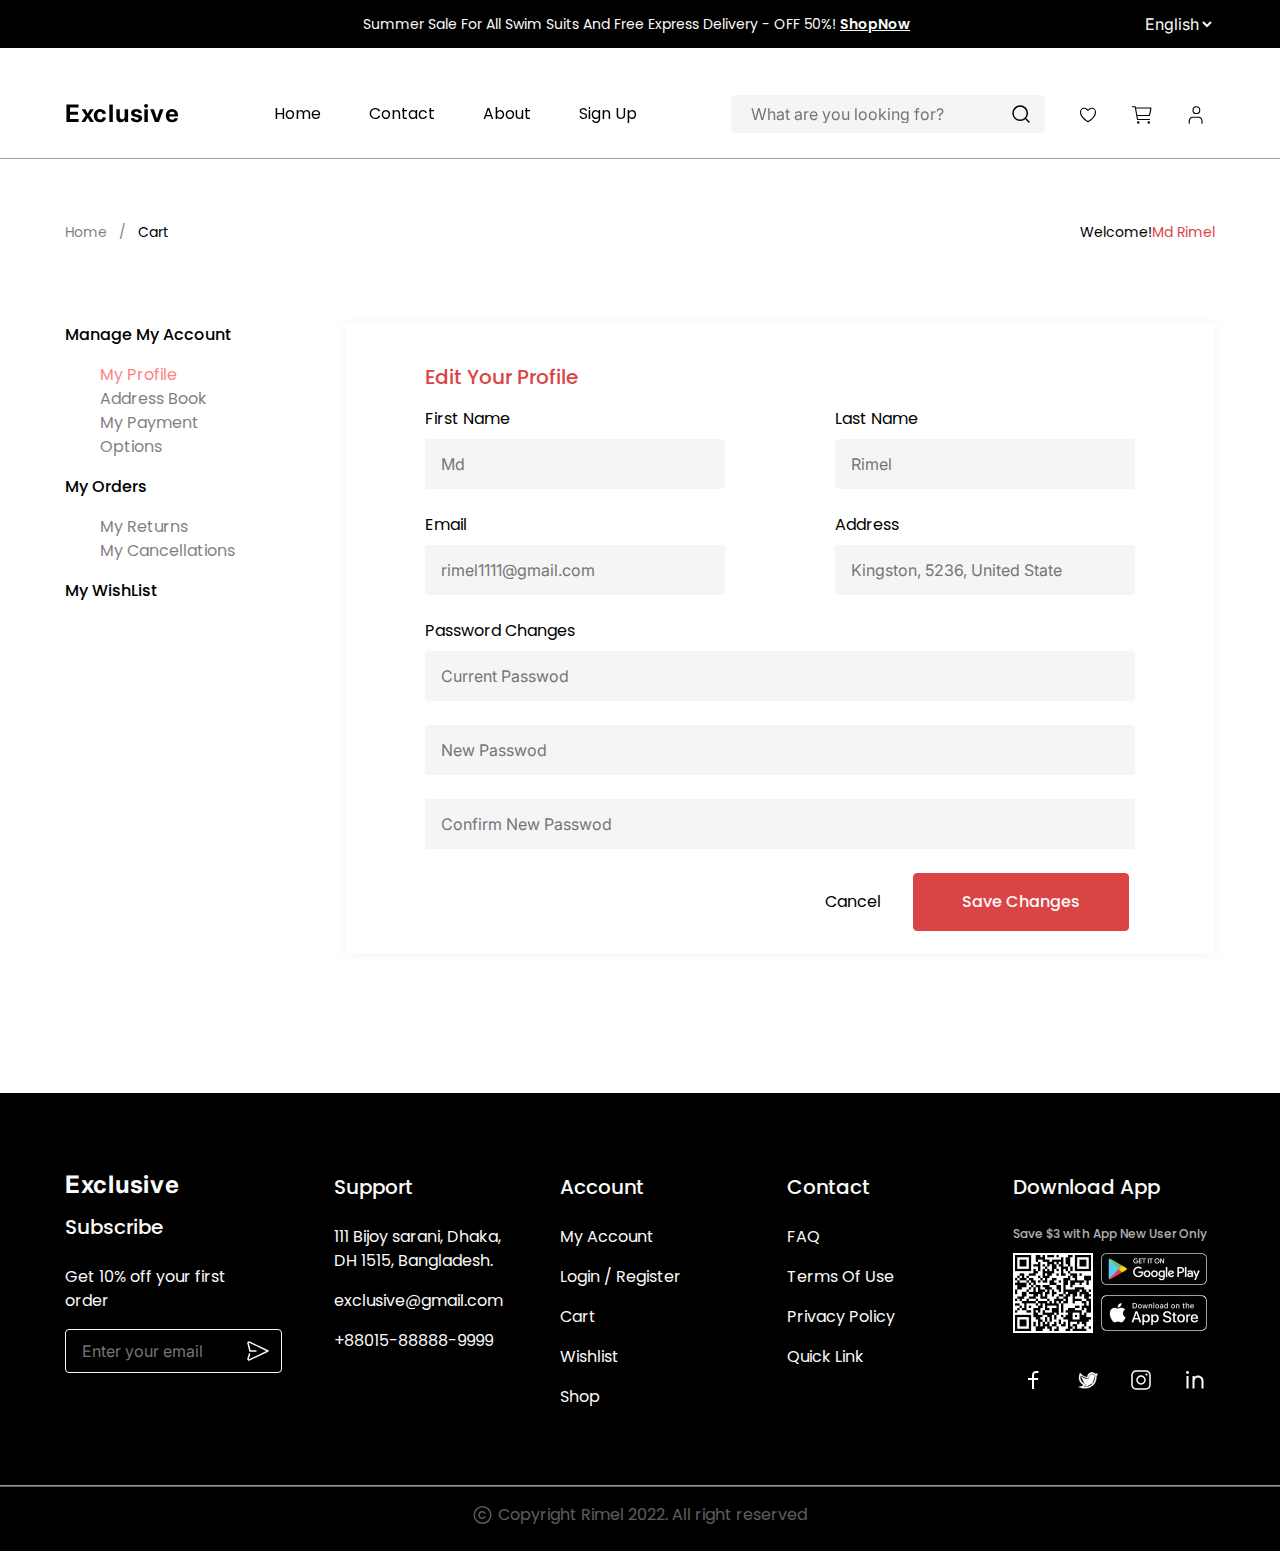
<file: pages/accaunt/index.html>
<!DOCTYPE html>
<html lang="en">

<head>
    <meta charset="UTF-8">
    <meta name="viewport" content="width=device-width, initial-scale=1.0">
    <!-- main css -->
    <link rel="stylesheet" href="../../css/style.min.css" />
    <title>ECOMMERCE-SITE</title>
</head>

<body>
    <!-- -------- Header  start  ------- -->
    <header>
        <section id="header__top">
            <div class="container">
                <div class="header__top--titl">
                    <p class="header__top--titl-p">
                        <span>Summer Sale For All Swim Suits And Free Express Delivery - OFF 50%!</span>
                        <a href="#">ShopNow</a>
                    </p>
                    <select name="select" id="select1" class="header__top--titl--select">
                        <option value="English">English</option>
                        <option value="UZ">UZ</option>
                        <option value="=RU">RU</option>
                    </select>
                </div>
            </div>
        </section>
        <section id="header__botton">
            <nav>
                <div class="container">
                    <div class="header__botton--wrapper">
                        <h1>Exclusive</h1>
                        <ul class="header__botton--wrapper--titl">
                            <li class="header__botton--wrapper--titl--list">
                                <a href="../../index.html" class="header__botton--wrapper--titl--list-link">Home</a>
                            </li>
                            <li class="header__botton--wrapper--titl--list">
                                <a href="#" class="header__botton--wrapper--titl--list-link">Contact</a>
                            </li>
                            <li class="header__botton--wrapper--titl--list">
                                <a href="#" class="header__botton--wrapper--titl--list-link">About</a>
                            </li>
                            <li class="header__botton--wrapper--titl--list">
                                <a href="../../pages/sigin-up-page/"
                                    class="header__botton--wrapper--titl--list-link">Sign Up</a>
                            </li>
                        </ul>
                        <div class="header__botton--wrapper--right">
                            <div class="header__botton--wrapper--right--input">
                                <input type="email" placeholder="What are you looking for?">
                                <svg xmlns="http://www.w3.org/2000/svg" width="24" height="24" viewBox="0 0 24 24"
                                    fill="none">
                                    <path
                                        d="M20 20L16.2223 16.2156M18.3158 11.1579C18.3158 13.0563 17.5617 14.8769 16.2193 16.2193C14.8769 17.5617 13.0563 18.3158 11.1579 18.3158C9.2595 18.3158 7.43886 17.5617 6.0965 16.2193C4.75413 14.8769 4 13.0563 4 11.1579C4 9.2595 4.75413 7.43886 6.0965 6.0965C7.43886 4.75413 9.2595 4 11.1579 4C13.0563 4 14.8769 4.75413 16.2193 6.0965C17.5617 7.43886 18.3158 9.2595 18.3158 11.1579V11.1579Z"
                                        stroke="black" stroke-width="1.5" stroke-linecap="round" />
                                </svg>
                            </div>
                            <div class="header__botton--wrapper--right--icons">
                                <div class="header__botton--wrapper--right--icons--icon1">
                                    <a href="../wishlist-page/">
                                        <svg xmlns="http://www.w3.org/2000/svg" width="24" height="24"
                                            viewBox="0 0 32 32" fill="none">
                                            <path
                                                d="M11 7C8.239 7 6 9.216 6 11.95C6 14.157 6.875 19.395 15.488 24.69C15.6423 24.7839 15.8194 24.8335 16 24.8335C16.1806 24.8335 16.3577 24.7839 16.512 24.69C25.125 19.395 26 14.157 26 11.95C26 9.216 23.761 7 21 7C18.239 7 16 10 16 10C16 10 13.761 7 11 7Z"
                                                stroke="black" stroke-width="1.5" stroke-linecap="round"
                                                stroke-linejoin="round" />
                                        </svg>
                                    </a>
                                </div>
                                <div class="header__botton--wrapper--right--icons--icon2">
                                    <a href="../cart-page/">
                                        <svg xmlns="http://www.w3.org/2000/svg" width="24" height="24"
                                            viewBox="0 0 32 32" fill="none">
                                            <path
                                                d="M11 27C11.5523 27 12 26.5523 12 26C12 25.4477 11.5523 25 11 25C10.4477 25 10 25.4477 10 26C10 26.5523 10.4477 27 11 27Z"
                                                stroke="black" stroke-width="1.5" stroke-linecap="round"
                                                stroke-linejoin="round" />
                                            <path
                                                d="M25 27C25.5523 27 26 26.5523 26 26C26 25.4477 25.5523 25 25 25C24.4477 25 24 25.4477 24 26C24 26.5523 24.4477 27 25 27Z"
                                                stroke="black" stroke-width="1.5" stroke-linecap="round"
                                                stroke-linejoin="round" />
                                            <path d="M3 5H7L10 22H26" stroke="black" stroke-width="1.5"
                                                stroke-linecap="round" stroke-linejoin="round" />
                                            <path
                                                d="M10 16.6667H25.59C25.7056 16.6667 25.8177 16.6267 25.9072 16.5535C25.9966 16.4802 26.0579 16.3782 26.0806 16.2648L27.8806 7.26479C27.8951 7.19222 27.8934 7.11733 27.8755 7.04552C27.8575 6.97371 27.8239 6.90678 27.7769 6.84956C27.73 6.79234 27.6709 6.74625 27.604 6.71462C27.5371 6.68299 27.464 6.66661 27.39 6.66666H8"
                                                stroke="black" stroke-width="1.5" stroke-linecap="round"
                                                stroke-linejoin="round" />
                                        </svg>
                                    </a>
                                </div>
                                <div class="header__botton--wrapper--right--icons--icon3">
                                    <a href="./index.html">
                                        <svg xmlns="http://www.w3.org/2000/svg" width="24" height="24"
                                            viewBox="0 0 32 32" fill="none">
                                            <path
                                                d="M24 27V24.3333C24 22.9188 23.5224 21.5623 22.6722 20.5621C21.8221 19.5619 20.669 19 19.4667 19H11.5333C10.331 19 9.17795 19.5619 8.32778 20.5621C7.47762 21.5623 7 22.9188 7 24.3333V27"
                                                stroke="black" stroke-width="1.5" stroke-linecap="round"
                                                stroke-linejoin="round" />
                                            <path
                                                d="M16.5 14C18.9853 14 21 11.9853 21 9.5C21 7.01472 18.9853 5 16.5 5C14.0147 5 12 7.01472 12 9.5C12 11.9853 14.0147 14 16.5 14Z"
                                                stroke="black" stroke-width="1.5" stroke-linecap="round"
                                                stroke-linejoin="round" />
                                        </svg>
                                    </a>
                                    <ul class="header__botton--wrapper--right--icons--icon3--titil">
                                        <li class="header__botton--wrapper--right--icons--icon3--titil--list">
                                            <svg xmlns="http://www.w3.org/2000/svg" width="32" height="32"
                                                viewBox="0 0 32 32" fill="none">
                                                <path
                                                    d="M24 27V24.3333C24 22.9188 23.5224 21.5623 22.6722 20.5621C21.8221 19.5619 20.669 19 19.4667 19H11.5333C10.331 19 9.17795 19.5619 8.32778 20.5621C7.47762 21.5623 7 22.9188 7 24.3333V27"
                                                    stroke="#FAFAFA" stroke-width="1.5" stroke-linecap="round"
                                                    stroke-linejoin="round" />
                                                <path
                                                    d="M16.5 14C18.9853 14 21 11.9853 21 9.5C21 7.01472 18.9853 5 16.5 5C14.0147 5 12 7.01472 12 9.5C12 11.9853 14.0147 14 16.5 14Z"
                                                    stroke="#FAFAFA" stroke-width="1.5" stroke-linecap="round"
                                                    stroke-linejoin="round" />
                                            </svg>
                                            <a href="./index.html">Manage My Account</a>
                                        </li>
                                        <li class="header__botton--wrapper--right--icons--icon3--titil--list">
                                            <svg xmlns="http://www.w3.org/2000/svg" width="24" height="24"
                                                viewBox="0 0 20 22" fill="none">
                                                <path
                                                    d="M1 5.3V19.5C1 19.7652 1.10536 20.0196 1.29289 20.2071C1.48043 20.3946 1.73478 20.5 2 20.5H18C18.2652 20.5 18.5196 20.3946 18.7071 20.2071C18.8946 20.0196 19 19.7652 19 19.5V5.3H1Z"
                                                    stroke="#FAFAFA" stroke-width="1.5" stroke-linejoin="round" />
                                                <path
                                                    d="M19 5.3L16.1665 1.5H3.8335L1 5.3M13.7775 8.6C13.7775 10.699 12.0865 12.4 10 12.4C7.9135 12.4 6.222 10.699 6.222 8.6"
                                                    stroke="#FAFAFA" stroke-width="1.5" stroke-linecap="round"
                                                    stroke-linejoin="round" />
                                            </svg>
                                            <a href="#">My Order</a>
                                        </li>
                                        <li class="header__botton--wrapper--right--icons--icon3--titil--list">
                                            <svg xmlns="http://www.w3.org/2000/svg" width="24" height="24"
                                                viewBox="0 0 24 24" fill="none">
                                                <g clip-path="url(#clip0_2410_393)">
                                                    <path d="M8 16L12 12M16 8L11.9992 12M11.9992 12L8 8M12 12L16 16"
                                                        stroke="#FAFAFA" stroke-width="1.5" stroke-linecap="round"
                                                        stroke-linejoin="round" />
                                                    <circle cx="12" cy="12" r="11.25" stroke="white"
                                                        stroke-width="1.5" />
                                                </g>
                                                <defs>
                                                    <clipPath id="clip0_2410_393">
                                                        <rect width="24" height="24" fill="white" />
                                                    </clipPath>
                                                </defs>
                                            </svg>
                                            <a href="#">My Cancellations</a>
                                        </li>
                                        <li class="header__botton--wrapper--right--icons--icon3--titil--list">
                                            <svg xmlns="http://www.w3.org/2000/svg" width="24" height="24"
                                                viewBox="0 0 24 24" fill="none">
                                                <path
                                                    d="M19.8284 9.93621C20.4517 9.93621 20.7176 10.7286 20.2205 11.1046L16.8905 13.6234C16.1688 14.1693 15.8661 15.1087 16.1334 15.9732L17.3864 20.0261C17.5735 20.6312 16.8729 21.1193 16.3701 20.7341L13.3075 18.3879C12.536 17.7969 11.464 17.7969 10.6925 18.3879L7.61357 20.7466C7.11152 21.1312 6.41161 20.645 6.59677 20.0403L7.83243 16.0046C8.09532 15.146 7.79694 14.2145 7.08413 13.6684L3.73432 11.1022C3.24111 10.7244 3.50831 9.93621 4.12961 9.93621H8.12744C9.07024 9.93621 9.90305 9.32198 10.1815 8.42125L11.379 4.5479C11.5678 3.93721 12.4322 3.93722 12.621 4.5479L13.8185 8.42124C14.0969 9.32198 14.9298 9.93621 15.8726 9.93621H19.8284Z"
                                                    stroke="#FAFAFA" stroke-width="1.5" />
                                            </svg>
                                            <a href="#">My Reviews</a>
                                        </li>
                                        <li class="header__botton--wrapper--right--icons--icon3--titil--list">
                                            <svg xmlns="http://www.w3.org/2000/svg" width="24" height="24"
                                                viewBox="0 0 24 24" fill="none">
                                                <path
                                                    d="M4 12H13.5M6 15L3 12L6 9M11 7V6C11 5.46957 11.2107 4.96086 11.5858 4.58579C11.9609 4.21071 12.4696 4 13 4H18C18.5304 4 19.0391 4.21071 19.4142 4.58579C19.7893 4.96086 20 5.46957 20 6V18C20 18.5304 19.7893 19.0391 19.4142 19.4142C19.0391 19.7893 18.5304 20 18 20H13C12.4696 20 11.9609 19.7893 11.5858 19.4142C11.2107 19.0391 11 18.5304 11 18V17"
                                                    stroke="#FAFAFA" stroke-width="1.5" stroke-linecap="round"
                                                    stroke-linejoin="round" />
                                            </svg>
                                            <a href="#">Logout</a>
                                        </li>
                                    </ul>
                                </div>
                            </div>
                        </div>
                    </div>
                </div>
            </nav>
        </section>
    </header>
    <!-- -------- Header end  ------- -->
    <!-- main start -->
    <main>
        <!-- Section cart intro start -->
        <section id="cart__intro">
            <div class="container">
                <div class="cart__intro--wrapper">
                    <div class="cart__intro--wrapper--top">
                        <p>
                            <a href="../../index.html">Home</a>
                            <span>/</span>
                        </p>
                        <h4>
                            <a href="./index.html">Cart</a>
                        </h4>
                    </div>
                    <p>Welcome!<span class="md">Md Rimel</span></p>
                </div>
            </div>
        </section>
        <!-- Section cart intro end -->
        <!-- Section accaunt main start -->
        <sectio id="accaunt__main">
            <div class="container">
                <div class="accaunt__main--wrapper">
                    <div class="accaunt__main--wrapper--left">
                        <ul>
                            <li>
                                <h2>Manage My Account</h2>
                                <p class="activ">My Profile</p>
                                <p>Address Book</p>
                                <p>My Payment Options</p>
                            </li>
                            <li>
                                <h2>My Orders</h2>
                                <p>My Returns</p>
                                <p>My Cancellations</p>
                            </li>
                            <li>
                                <h2>My WishList</h2>
                            </li>
                        </ul>
                    </div>
                    <div class="accaunt__main--wrapper--right">
                        <form action="https://echo.htmlacademy.ru/" class="accaunt__main--wrapper--right--form">
                            <h2>Edit Your Profile</h2>
                            <div class="accaunt__main--wrapper--right--form--top">
                                <div class="accaunt__main--wrapper--right--form--top--left">
                                    <label for="First Name">
                                        <p>First Name</p>
                                        <input type="text" id="First Name" name="First Name" placeholder="Md">
                                    </label>
                                    <label for="Email">
                                        <p>Email</p>
                                        <input type="email" id="Email" name="Email" placeholder="rimel1111@gmail.com">
                                    </label>
                                </div>
                                <div class="accaunt__main--wrapper--right--form--top--right">
                                    <label for="Last Name">
                                        <p>Last Name</p>
                                        <input type="text" id="Last Name" name="Last Name" placeholder="Rimel">
                                    </label>
                                    <label for="Address">
                                        <p>Address</p>
                                        <input type="text" id="Address" name="Address"
                                            placeholder="Kingston, 5236, United State">
                                    </label>
                                </div>
                            </div>
                            <div class="accaunt__main--wrapper--right--form--botton">
                                <label for="Password Changes">
                                    <p>Password Changes</p>
                                    <input type="text" id="Password Changes" name="Password Changes"
                                        placeholder="Current Passwod">
                                    <input type="text" id="Password Changes" name="Password Changes"
                                        placeholder="New Passwod">
                                    <input type="text" id="Password Changes" name="Password Changes"
                                        placeholder="Confirm New Passwod">
                                </label>
                            </div>
                            <div class="accaunt__main--wrapper--right--form--btn">
                                <p>Cancel</p>
                                <button type="submit">Save Changes</button>
                            </div>
                        </form>
                    </div>
                </div>
            </div>
        </section>
        <!-- Section accaunt main end -->
    </main>
    <!--main end  -->
    <!-- footer start -->
    <footer>
        <div class="container">
            <div class="footer__top">
                <ul class="footer__top--titil">
                    <li class="footer__top--titil--list">
                        <h1>Exclusive</h1>
                        <h2>Subscribe</h2>
                        <p> Get 10% off your first order</p>
                        <div class="footer__top--titil--list--input">
                            <input type="email" placeholder="Enter your email">
                            <svg xmlns="http://www.w3.org/2000/svg" width="24" height="24" viewBox="0 0 24 24"
                                fill="none">
                                <path
                                    d="M9.91199 11.9998H3.99999L2.02299 4.1348C2.01033 4.0891 2.00262 4.04216 1.99999 3.9948C1.97799 3.2738 2.77199 2.7738 3.45999 3.1038L22 11.9998L3.45999 20.8958C2.77999 21.2228 1.99599 20.7368 1.99999 20.0288C2.00201 19.9655 2.01313 19.9029 2.03299 19.8428L3.49999 14.9998"
                                    stroke="#FAFAFA" stroke-width="1.5" stroke-linecap="round"
                                    stroke-linejoin="round" />
                            </svg>
                        </div>
                    </li>
                    <li class="footer__top--titil--list">
                        <h2>Support</h2>
                        <p>111 Bijoy sarani, Dhaka, <br> DH 1515, Bangladesh.</p>
                        <p>exclusive@gmail.com</p>
                        <p>+88015-88888-9999</p>
                    </li>
                    <li class="footer__top--titil--list">
                        <h2>Account</h2>
                        <p>My Account</p>
                        <p>Login / Register</p>
                        <p>Cart</p>
                        <p>Wishlist</p>
                        <p>Shop</p>
                    </li>
                    <li class="footer__top--titil--list">
                        <h2>Contact</h2>
                        <p>FAQ</p>
                        <p>Terms Of Use</p>
                        <p>Privacy Policy</p>
                        <p>Quick Link</p>
                    </li>
                    <li class="footer__top--titil--list">
                        <h2>Download App</h2>
                        <h3>Save $3 with App New User Only</h3>
                        <div class="footer__top--titil--list--wrapper">
                            <div class="footer__top--titil--list--wrapper--left">
                                <img src="../../assets/imegs/footer-img1.png" alt="QR">
                            </div>
                            <div class="footer__top--titil--list--wrapper--right">
                                <img src="../../assets/imegs/footer-img2.png" alt="img">
                                <img src="../../assets/imegs/footer-img3.png" alt="img">
                            </div>
                        </div>
                        <div class="footer__top--titil--list--logos">
                            <span>
                                <svg xmlns="http://www.w3.org/2000/svg" width="24" height="24" viewBox="0 0 24 24"
                                    fill="none">
                                    <path
                                        d="M13 10H17.5L17 12H13V21H11V12H7V10H11V8.128C11 6.345 11.186 5.698 11.534 5.046C11.875 4.40181 12.4018 3.87501 13.046 3.534C13.698 3.186 14.345 3 16.128 3C16.65 3 17.108 3.05 17.5 3.15V5H16.128C14.804 5 14.401 5.078 13.99 5.298C13.686 5.46 13.46 5.686 13.298 5.99C13.078 6.401 13 6.804 13 8.128V10Z"
                                        fill="white" />
                                </svg>
                            </span>
                            <span>
                                <svg width="23" height="24" viewBox="0 0 23 24" fill="none"
                                    xmlns="http://www.w3.org/2000/svg">
                                    <g id="Group">
                                        <path id="Vector"
                                            d="M12.905 8.84651L12.905 8.84646C12.9194 8.06035 13.2418 7.3113 13.8028 6.76049C14.3639 6.20969 15.1188 5.90116 15.905 5.90129L12.905 8.84651ZM12.905 8.84651L12.877 10.4213M12.905 8.84651L12.877 10.4213M4.75811 7.80857L4.89001 7.91846C6.76679 9.48211 8.71781 10.4182 10.7495 10.6952C10.7495 10.6952 10.7495 10.6952 10.7495 10.6952L12.3104 10.9072L4.75811 7.80857ZM4.75811 7.80857L4.72759 7.97751M4.75811 7.80857L4.72759 7.97751M4.72759 7.97751C4.42576 9.64819 4.5683 11.0709 5.1479 12.3018C5.72718 13.532 6.73827 14.5605 8.15577 15.4519L8.15579 15.452M4.72759 7.97751L8.15579 15.452M8.15579 15.452L9.90279 16.55L9.954 16.4685M8.15579 15.452L9.954 16.4685M9.954 16.4685L9.90279 16.55C9.97196 16.5934 10.0294 16.6532 10.0702 16.724C10.1109 16.7948 10.1337 16.8745 10.1365 16.9562C10.1392 17.0378 10.122 17.1189 10.0862 17.1924C10.0504 17.2658 9.99716 17.3294 9.93112 17.3775L9.93101 17.3775M9.954 16.4685L9.93101 17.3775M9.93101 17.3775L8.33901 18.5405L8.11542 18.7039M9.93101 17.3775L8.11542 18.7039M8.11542 18.7039L8.39178 18.7211M8.11542 18.7039L8.39178 18.7211M8.39178 18.7211C9.3449 18.7805 10.2529 18.7385 11.0095 18.5884L11.0096 18.5884M8.39178 18.7211L11.0096 18.5884M11.0096 18.5884C13.3886 18.1134 15.3745 16.9794 16.7652 15.2211M11.0096 18.5884L16.7652 15.2211M12.877 10.4213C12.8757 10.4918 12.8594 10.5612 12.8293 10.625C12.7993 10.6887 12.7561 10.7454 12.7026 10.7912C12.649 10.8371 12.5864 10.8712 12.5188 10.8911C12.4513 10.9111 12.3803 10.9166 12.3105 10.9072L12.877 10.4213ZM16.7652 15.2211C18.1557 13.463 18.945 11.0883 18.945 8.14229M16.7652 15.2211L18.945 8.14229M18.945 8.14229C18.945 7.99668 18.8714 7.78474 18.744 7.55722M18.945 8.14229L18.744 7.55722M18.744 7.55722C18.6142 7.32559 18.4215 7.06508 18.1673 6.82049M18.744 7.55722L18.1673 6.82049M18.1673 6.82049C17.6587 6.33088 16.8999 5.90129 15.905 5.90129L18.1673 6.82049ZM20.4978 5.53842C20.8818 5.48388 21.3285 5.34345 21.916 5.01105C21.6101 6.49526 21.4321 7.16764 20.7642 8.08336L20.745 8.10969V8.14229C20.745 11.9415 19.578 14.7567 17.8258 16.7397C16.0726 18.7238 13.7277 19.8813 11.3624 20.3532C9.74529 20.6759 7.7544 20.5728 5.99643 20.2106C5.11813 20.0296 4.30077 19.7846 3.61983 19.4974C3.03727 19.2517 2.56009 18.9775 2.22956 18.6904C2.66065 18.6482 3.4114 18.5535 4.24366 18.3598C5.24355 18.1272 6.37173 17.7494 7.20306 17.141L7.31918 17.056L7.19904 16.9768C7.15724 16.9492 7.11178 16.9196 7.06301 16.8879C6.30477 16.3938 4.74648 15.3786 3.73155 13.5166C2.66714 11.5637 2.19257 8.66295 3.91362 4.42592C5.57889 6.34347 7.2726 7.66001 8.99504 8.3668L8.99505 8.36681C9.57662 8.60536 9.94255 8.72373 10.2318 8.79141C10.4509 8.84265 10.6261 8.86463 10.8117 8.88794C10.8703 8.89529 10.93 8.90278 10.9924 8.91135L11.2872 8.95189L11.1059 8.77077C11.131 7.8414 11.4254 6.93895 11.9539 6.17331C12.4904 5.39606 13.2442 4.79434 14.1211 4.4435C14.9979 4.09265 15.9588 4.00828 16.8833 4.20093C17.8079 4.39359 18.6551 4.85471 19.3189 5.52657L19.3485 5.55658L19.3907 5.55628C19.4934 5.55556 19.5972 5.55908 19.7036 5.56269C19.9483 5.57098 20.2068 5.57974 20.4978 5.53842Z"
                                            fill="white" stroke="black" stroke-width="0.2" />
                                    </g>
                                </svg>
                            </span>
                            <span>
                                <svg xmlns="http://www.w3.org/2000/svg" width="20" height="20" viewBox="0 0 20 20"
                                    fill="none">
                                    <path
                                        d="M15 1H5C3.93913 1 2.92172 1.42143 2.17157 2.17157C1.42143 2.92172 1 3.93913 1 5V15C1 16.0609 1.42143 17.0783 2.17157 17.8284C2.92172 18.5786 3.93913 19 5 19H15C16.0609 19 17.0783 18.5786 17.8284 17.8284C18.5786 17.0783 19 16.0609 19 15V5C19 3.93913 18.5786 2.92172 17.8284 2.17157C17.0783 1.42143 16.0609 1 15 1Z"
                                        stroke="white" stroke-width="1.5" stroke-linejoin="round" />
                                    <path
                                        d="M10 14C11.0609 14 12.0783 13.5786 12.8284 12.8284C13.5786 12.0783 14 11.0609 14 10C14 8.93913 13.5786 7.92172 12.8284 7.17157C12.0783 6.42143 11.0609 6 10 6C8.93913 6 7.92172 6.42143 7.17157 7.17157C6.42143 7.92172 6 8.93913 6 10C6 11.0609 6.42143 12.0783 7.17157 12.8284C7.92172 13.5786 8.93913 14 10 14V14Z"
                                        stroke="white" stroke-width="1.5" stroke-linejoin="round" />
                                    <path
                                        d="M15.5 5.5C15.7652 5.5 16.0196 5.39464 16.2071 5.20711C16.3946 5.01957 16.5 4.76522 16.5 4.5C16.5 4.23478 16.3946 3.98043 16.2071 3.79289C16.0196 3.60536 15.7652 3.5 15.5 3.5C15.2348 3.5 14.9804 3.60536 14.7929 3.79289C14.6054 3.98043 14.5 4.23478 14.5 4.5C14.5 4.76522 14.6054 5.01957 14.7929 5.20711C14.9804 5.39464 15.2348 5.5 15.5 5.5Z"
                                        fill="white" />
                                </svg>
                            </span>
                            <span>
                                <svg xmlns="http://www.w3.org/2000/svg" width="24" height="24" viewBox="0 0 24 24"
                                    fill="none">
                                    <path
                                        d="M11.5 9.05C12.417 8.113 13.611 7.5 15 7.5C16.4587 7.5 17.8576 8.07946 18.8891 9.11091C19.9205 10.1424 20.5 11.5413 20.5 13V20.5H18.5V13C18.5 12.0717 18.1313 11.1815 17.4749 10.5251C16.8185 9.86875 15.9283 9.5 15 9.5C14.0717 9.5 13.1815 9.86875 12.5251 10.5251C11.8687 11.1815 11.5 12.0717 11.5 13V20.5H9.5V8H11.5V9.05ZM4.5 6C4.10218 6 3.72064 5.84196 3.43934 5.56066C3.15804 5.27936 3 4.89782 3 4.5C3 4.10218 3.15804 3.72064 3.43934 3.43934C3.72064 3.15804 4.10218 3 4.5 3C4.89782 3 5.27936 3.15804 5.56066 3.43934C5.84196 3.72064 6 4.10218 6 4.5C6 4.89782 5.84196 5.27936 5.56066 5.56066C5.27936 5.84196 4.89782 6 4.5 6ZM3.5 8H5.5V20.5H3.5V8Z"
                                        fill="white" />
                                </svg>
                            </span>
                        </div>
                    </li>
                </ul>
            </div>
        </div>
        <section id="footer__botton">
            <div class="footer__botton">
                <svg xmlns="http://www.w3.org/2000/svg" width="19" height="20" viewBox="0 0 19 20" fill="none">
                    <path
                        d="M9.50008 18.3333C14.1025 18.3333 17.8334 14.6023 17.8334 9.99996C17.8334 5.39759 14.1025 1.66663 9.50008 1.66663C4.89771 1.66663 1.16675 5.39759 1.16675 9.99996C1.16675 14.6023 4.89771 18.3333 9.50008 18.3333Z"
                        stroke="white" stroke-width="1.5" stroke-linecap="round" stroke-linejoin="round" />
                    <path
                        d="M12.0001 8.14811C12.0001 8.14811 10.9707 6.66663 9.25498 6.66663C7.5393 6.66663 6.16675 8.14811 6.16675 9.99996C6.16675 11.8518 7.5393 13.3333 9.25498 13.3333C10.9707 13.3333 12.0001 11.8518 12.0001 11.8518"
                        stroke="white" stroke-width="1.5" stroke-linecap="round" stroke-linejoin="round" />
                </svg>
                <a href="#">Copyright Rimel 2022. All right reserved</a>
            </div>
        </section>
    </footer>
    <!-- footer end -->
</body>

</html>
</file>
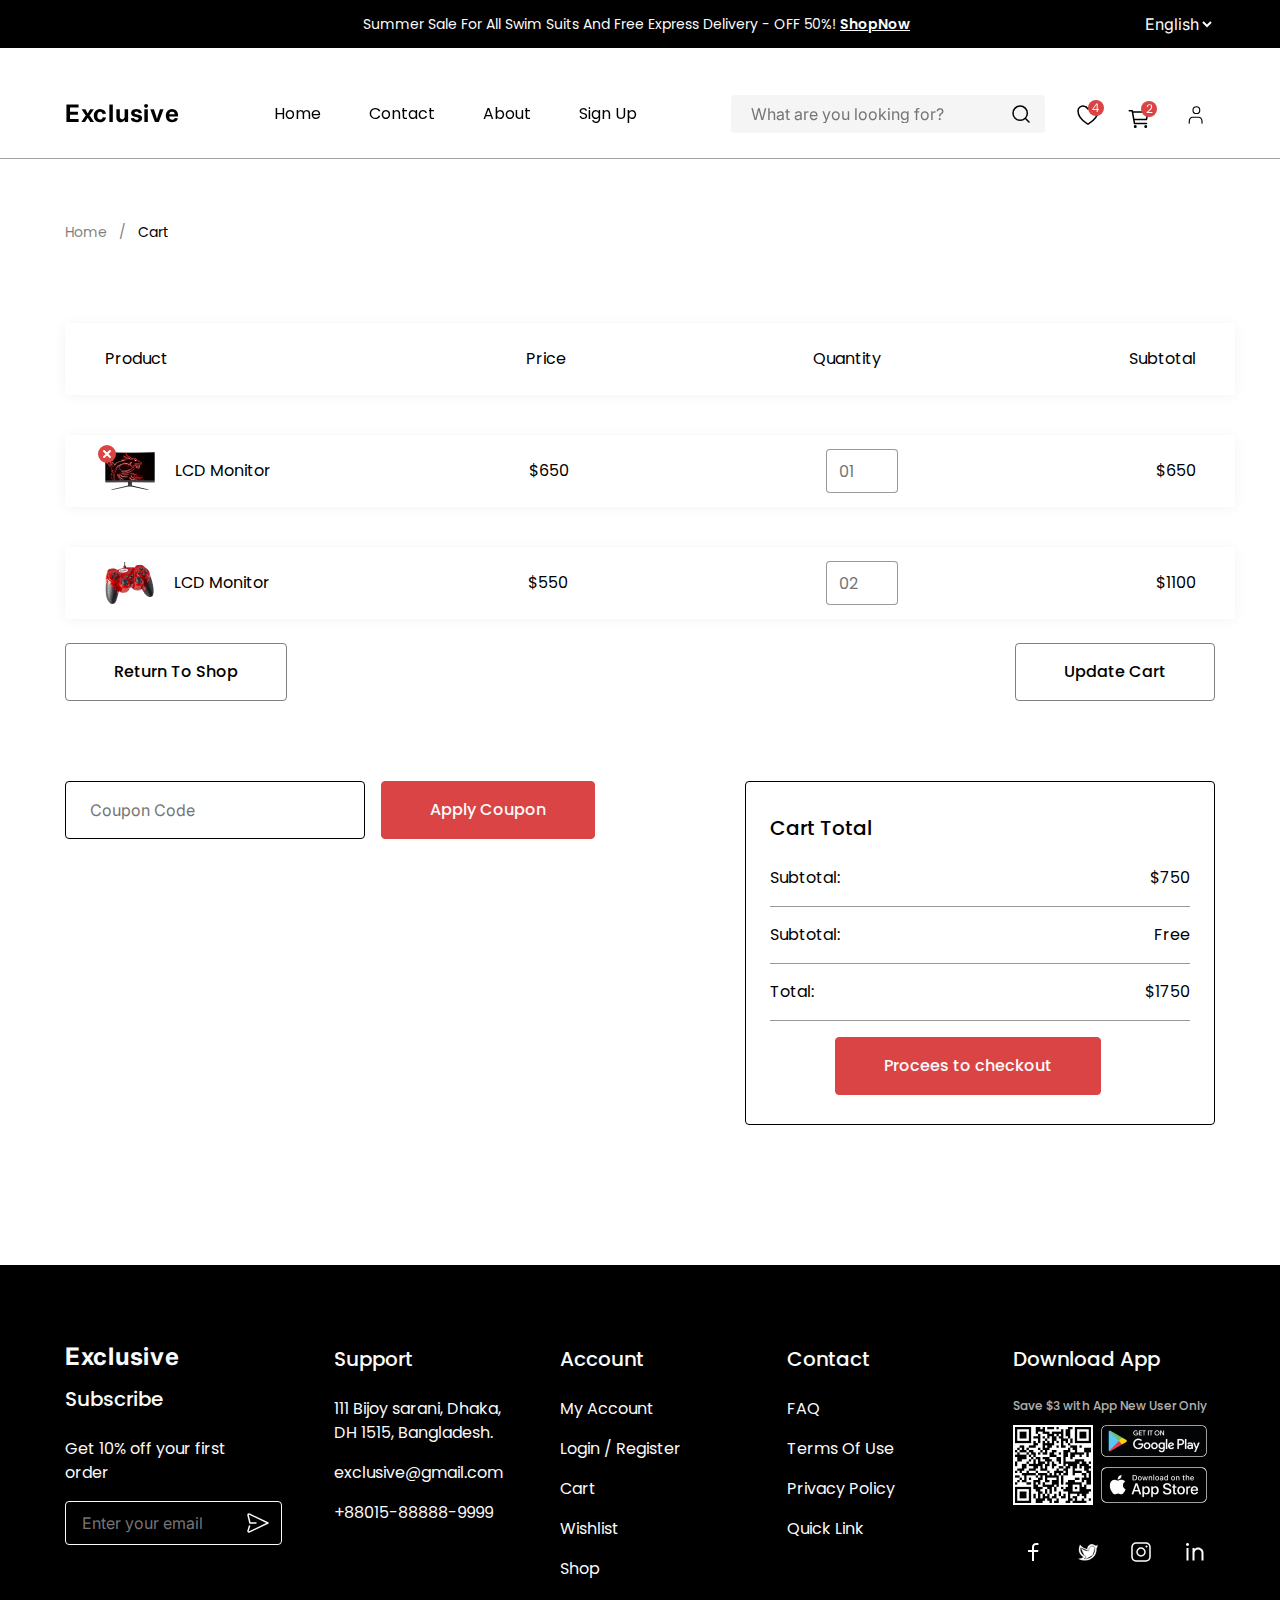
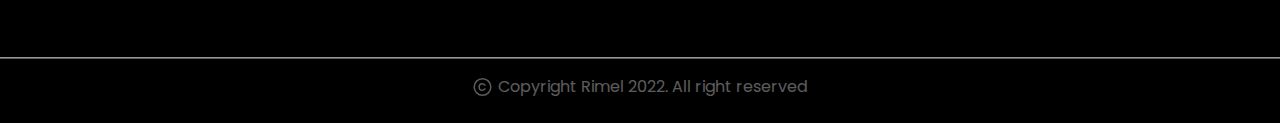
<file: pages/cart-page/index.html>
<!DOCTYPE html>
<html lang="en">

<head>
    <meta charset="UTF-8">
    <meta name="viewport" content="width=device-width, initial-scale=1.0">
    <!-- main css -->
    <link rel="stylesheet" href="../../css/style.min.css" />
    <title>ECOMMERCE-SITE</title>
</head>

<body>
    <!-- -------- Header start  ------- -->
    <header>
        <section id="header__top">
            <div class="container">
                <div class="header__top--titl">
                    <p class="header__top--titl-p">
                        <span>Summer Sale For All Swim Suits And Free Express Delivery - OFF 50%!</span>
                        <a href="#">ShopNow</a>
                    </p>
                    <select name="select" id="select1" class="header__top--titl--select">
                        <option value="English">English</option>
                        <option value="UZ">UZ</option>
                        <option value="=RU">RU</option>
                    </select>
                </div>
            </div>
        </section>
        <section id="header__botton">
            <nav>
                <div class="container">
                    <div class="header__botton--wrapper">
                        <h1>Exclusive</h1>
                        <ul class="header__botton--wrapper--titl">
                            <li class="header__botton--wrapper--titl--list">
                                <a href="../../index.html" class="header__botton--wrapper--titl--list-link">Home</a>
                            </li>
                            <li class="header__botton--wrapper--titl--list">
                                <a href="#" class="header__botton--wrapper--titl--list-link">Contact</a>
                            </li>
                            <li class="header__botton--wrapper--titl--list">
                                <a href="#" class="header__botton--wrapper--titl--list-link">About</a>
                            </li>
                            <li class="header__botton--wrapper--titl--list">
                                <a href="../../pages/sigin-up-page/"
                                    class="header__botton--wrapper--titl--list-link">Sign Up</a>
                            </li>
                        </ul>
                        <div class="header__botton--wrapper--right">
                            <div class="header__botton--wrapper--right--input">
                                <input type="email" placeholder="What are you looking for?">
                                <svg xmlns="http://www.w3.org/2000/svg" width="24" height="24" viewBox="0 0 24 24"
                                    fill="none">
                                    <path
                                        d="M20 20L16.2223 16.2156M18.3158 11.1579C18.3158 13.0563 17.5617 14.8769 16.2193 16.2193C14.8769 17.5617 13.0563 18.3158 11.1579 18.3158C9.2595 18.3158 7.43886 17.5617 6.0965 16.2193C4.75413 14.8769 4 13.0563 4 11.1579C4 9.2595 4.75413 7.43886 6.0965 6.0965C7.43886 4.75413 9.2595 4 11.1579 4C13.0563 4 14.8769 4.75413 16.2193 6.0965C17.5617 7.43886 18.3158 9.2595 18.3158 11.1579V11.1579Z"
                                        stroke="black" stroke-width="1.5" stroke-linecap="round" />
                                </svg>
                            </div>
                            <div class="header__botton--wrapper--right--icons">
                                <div class="header__botton--wrapper--right--icons--icon1">
                                    <a href="../wishlist-page/">
                                        <svg width="32" height="32" viewBox="0 0 32 32" fill="none"
                                            xmlns="http://www.w3.org/2000/svg">
                                            <path
                                                d="M11 7C8.239 7 6 9.23669 6 11.9962C6 14.2238 6.875 19.5107 15.488 24.8551C15.6423 24.9499 15.8194 25 16 25C16.1806 25 16.3577 24.9499 16.512 24.8551C25.125 19.5107 26 14.2238 26 11.9962C26 9.23669 23.761 7 21 7C18.239 7 16 10.028 16 10.028C16 10.028 13.761 7 11 7Z"
                                                stroke="black" stroke-width="1.5" stroke-linecap="round"
                                                stroke-linejoin="round" />
                                            <circle cx="24" cy="9" r="8" fill="#DB4444" />
                                            <path
                                                d="M20.2066 11.068V10.24L24.4186 4.408H25.7266V10.12H26.9266V11.068H25.7266V13H24.6466V11.068H20.2066ZM24.6946 5.548L21.4666 10.12H24.6946V5.548Z"
                                                fill="#FAFAFA" />
                                        </svg>
                                    </a>
                                </div>
                                <div class="header__botton--wrapper--right--icons--icon2">
                                    <a href="./index.html">
                                        <svg width="32" height="32" viewBox="0 0 32 32" fill="none"
                                            xmlns="http://www.w3.org/2000/svg">
                                            <path
                                                d="M9.25 28.25C9.66421 28.25 10 27.9142 10 27.5C10 27.0858 9.66421 26.75 9.25 26.75C8.83579 26.75 8.5 27.0858 8.5 27.5C8.5 27.9142 8.83579 28.25 9.25 28.25Z"
                                                stroke="black" stroke-width="1.5" stroke-linecap="round"
                                                stroke-linejoin="round" />
                                            <path
                                                d="M19.75 28.25C20.1642 28.25 20.5 27.9142 20.5 27.5C20.5 27.0858 20.1642 26.75 19.75 26.75C19.3358 26.75 19 27.0858 19 27.5C19 27.9142 19.3358 28.25 19.75 28.25Z"
                                                stroke="black" stroke-width="1.5" stroke-linecap="round"
                                                stroke-linejoin="round" />
                                            <path d="M3.25 11.75H6.25L8.5 24.5H20.5" stroke="black" stroke-width="1.5"
                                                stroke-linecap="round" stroke-linejoin="round" />
                                            <path
                                                d="M8.5 20.5H20.1925C20.2792 20.5001 20.3633 20.4701 20.4304 20.4151C20.4975 20.3601 20.5434 20.2836 20.5605 20.1986L21.9105 13.4486C21.9214 13.3942 21.92 13.338 21.9066 13.2841C21.8931 13.2303 21.8679 13.1801 21.8327 13.1372C21.7975 13.0943 21.7532 13.0597 21.703 13.036C21.6528 13.0122 21.598 13 21.5425 13H7"
                                                stroke="black" stroke-width="1.5" stroke-linecap="round"
                                                stroke-linejoin="round" />
                                            <circle cx="23" cy="10" r="8" fill="#DB4444" />
                                            <path
                                                d="M20.6608 13.124C21.6768 12.308 22.4728 11.64 23.0488 11.12C23.6248 10.592 24.1088 10.044 24.5008 9.476C24.9008 8.9 25.1008 8.336 25.1008 7.784C25.1008 7.264 24.9728 6.856 24.7168 6.56C24.4688 6.256 24.0648 6.104 23.5048 6.104C22.9608 6.104 22.5368 6.276 22.2328 6.62C21.9368 6.956 21.7768 7.408 21.7528 7.976H20.6968C20.7288 7.08 21.0008 6.388 21.5128 5.9C22.0248 5.412 22.6848 5.168 23.4928 5.168C24.3168 5.168 24.9688 5.396 25.4488 5.852C25.9368 6.308 26.1808 6.936 26.1808 7.736C26.1808 8.4 25.9808 9.048 25.5808 9.68C25.1888 10.304 24.7408 10.856 24.2368 11.336C23.7328 11.808 23.0888 12.36 22.3048 12.992H26.4328V13.904H20.6608V13.124Z"
                                                fill="#FAFAFA" />
                                        </svg>
                                    </a>
                                </div>
                                <div class="header__botton--wrapper--right--icons--icon3">
                                    <a href="../accaunt/">
                                        <svg xmlns="http://www.w3.org/2000/svg" width="24" height="24"
                                            viewBox="0 0 32 32" fill="none">
                                            <path
                                                d="M24 27V24.3333C24 22.9188 23.5224 21.5623 22.6722 20.5621C21.8221 19.5619 20.669 19 19.4667 19H11.5333C10.331 19 9.17795 19.5619 8.32778 20.5621C7.47762 21.5623 7 22.9188 7 24.3333V27"
                                                stroke="black" stroke-width="1.5" stroke-linecap="round"
                                                stroke-linejoin="round" />
                                            <path
                                                d="M16.5 14C18.9853 14 21 11.9853 21 9.5C21 7.01472 18.9853 5 16.5 5C14.0147 5 12 7.01472 12 9.5C12 11.9853 14.0147 14 16.5 14Z"
                                                stroke="black" stroke-width="1.5" stroke-linecap="round"
                                                stroke-linejoin="round" />
                                        </svg>
                                    </a>
                                    <ul class="header__botton--wrapper--right--icons--icon3--titil">
                                        <li class="header__botton--wrapper--right--icons--icon3--titil--list">
                                            <svg xmlns="http://www.w3.org/2000/svg" width="32" height="32"
                                                viewBox="0 0 32 32" fill="none">
                                                <path
                                                    d="M24 27V24.3333C24 22.9188 23.5224 21.5623 22.6722 20.5621C21.8221 19.5619 20.669 19 19.4667 19H11.5333C10.331 19 9.17795 19.5619 8.32778 20.5621C7.47762 21.5623 7 22.9188 7 24.3333V27"
                                                    stroke="#FAFAFA" stroke-width="1.5" stroke-linecap="round"
                                                    stroke-linejoin="round" />
                                                <path
                                                    d="M16.5 14C18.9853 14 21 11.9853 21 9.5C21 7.01472 18.9853 5 16.5 5C14.0147 5 12 7.01472 12 9.5C12 11.9853 14.0147 14 16.5 14Z"
                                                    stroke="#FAFAFA" stroke-width="1.5" stroke-linecap="round"
                                                    stroke-linejoin="round" />
                                            </svg>
                                            <a href="../accaunt/">Manage My Account</a>
                                        </li>
                                        <li class="header__botton--wrapper--right--icons--icon3--titil--list">
                                            <svg xmlns="http://www.w3.org/2000/svg" width="24" height="24"
                                                viewBox="0 0 20 22" fill="none">
                                                <path
                                                    d="M1 5.3V19.5C1 19.7652 1.10536 20.0196 1.29289 20.2071C1.48043 20.3946 1.73478 20.5 2 20.5H18C18.2652 20.5 18.5196 20.3946 18.7071 20.2071C18.8946 20.0196 19 19.7652 19 19.5V5.3H1Z"
                                                    stroke="#FAFAFA" stroke-width="1.5" stroke-linejoin="round" />
                                                <path
                                                    d="M19 5.3L16.1665 1.5H3.8335L1 5.3M13.7775 8.6C13.7775 10.699 12.0865 12.4 10 12.4C7.9135 12.4 6.222 10.699 6.222 8.6"
                                                    stroke="#FAFAFA" stroke-width="1.5" stroke-linecap="round"
                                                    stroke-linejoin="round" />
                                            </svg>
                                            <a href="#">My Order</a>
                                        </li>
                                        <li class="header__botton--wrapper--right--icons--icon3--titil--list">
                                            <svg xmlns="http://www.w3.org/2000/svg" width="24" height="24"
                                                viewBox="0 0 24 24" fill="none">
                                                <g clip-path="url(#clip0_2410_393)">
                                                    <path d="M8 16L12 12M16 8L11.9992 12M11.9992 12L8 8M12 12L16 16"
                                                        stroke="#FAFAFA" stroke-width="1.5" stroke-linecap="round"
                                                        stroke-linejoin="round" />
                                                    <circle cx="12" cy="12" r="11.25" stroke="white"
                                                        stroke-width="1.5" />
                                                </g>
                                                <defs>
                                                    <clipPath id="clip0_2410_393">
                                                        <rect width="24" height="24" fill="white" />
                                                    </clipPath>
                                                </defs>
                                            </svg>
                                            <a href="#">My Cancellations</a>
                                        </li>
                                        <li class="header__botton--wrapper--right--icons--icon3--titil--list">
                                            <svg xmlns="http://www.w3.org/2000/svg" width="24" height="24"
                                                viewBox="0 0 24 24" fill="none">
                                                <path
                                                    d="M19.8284 9.93621C20.4517 9.93621 20.7176 10.7286 20.2205 11.1046L16.8905 13.6234C16.1688 14.1693 15.8661 15.1087 16.1334 15.9732L17.3864 20.0261C17.5735 20.6312 16.8729 21.1193 16.3701 20.7341L13.3075 18.3879C12.536 17.7969 11.464 17.7969 10.6925 18.3879L7.61357 20.7466C7.11152 21.1312 6.41161 20.645 6.59677 20.0403L7.83243 16.0046C8.09532 15.146 7.79694 14.2145 7.08413 13.6684L3.73432 11.1022C3.24111 10.7244 3.50831 9.93621 4.12961 9.93621H8.12744C9.07024 9.93621 9.90305 9.32198 10.1815 8.42125L11.379 4.5479C11.5678 3.93721 12.4322 3.93722 12.621 4.5479L13.8185 8.42124C14.0969 9.32198 14.9298 9.93621 15.8726 9.93621H19.8284Z"
                                                    stroke="#FAFAFA" stroke-width="1.5" />
                                            </svg>
                                            <a href="#">My Reviews</a>
                                        </li>
                                        <li class="header__botton--wrapper--right--icons--icon3--titil--list">
                                            <svg xmlns="http://www.w3.org/2000/svg" width="24" height="24"
                                                viewBox="0 0 24 24" fill="none">
                                                <path
                                                    d="M4 12H13.5M6 15L3 12L6 9M11 7V6C11 5.46957 11.2107 4.96086 11.5858 4.58579C11.9609 4.21071 12.4696 4 13 4H18C18.5304 4 19.0391 4.21071 19.4142 4.58579C19.7893 4.96086 20 5.46957 20 6V18C20 18.5304 19.7893 19.0391 19.4142 19.4142C19.0391 19.7893 18.5304 20 18 20H13C12.4696 20 11.9609 19.7893 11.5858 19.4142C11.2107 19.0391 11 18.5304 11 18V17"
                                                    stroke="#FAFAFA" stroke-width="1.5" stroke-linecap="round"
                                                    stroke-linejoin="round" />
                                            </svg>
                                            <a href="#">Logout</a>
                                        </li>
                                    </ul>
                                </div>
                            </div>
                        </div>
                    </div>
                </div>
            </nav>
        </section>
    </header>
    <!-- -------- Header end  ------- -->
    <!-- main start -->
    <main>
        <!-- Section cart intro start -->
        <section id="cart__intro">
            <div class="container">
                <div class="cart__intro--wrapper">
                    <div class="cart__intro--wrapper--top">
                        <p>
                            <a href="../../index.html">Home</a>
                            <span>/</span>
                        </p>
                        <h4>
                            <a href="./index.html">Cart</a>
                        </h4>
                    </div>
                </div>
            </div>
        </section>
        <!-- Section cart intro end -->
        <!-- Section cart main start -->
        <section id="cart__main">
            <div class="container">
                <div class="cart__main--wrapper">
                    <div class="cart__main--wrapper--card1">
                        <p>Product</p>
                        <p>Price</p>
                        <p>Quantity</p>
                        <p>Subtotal</p>
                    </div>
                    <div class="cart__main--wrapper--card2">
                        <p>
                            <svg xmlns="http://www.w3.org/2000/svg" width="24" height="24" viewBox="0 0 24 24"
                                fill="none">
                                <circle cx="12" cy="12" r="9" fill="#DB4444" />
                                <path d="M9 15L12 12M15 9L11.9994 12M11.9994 12L9 9M12 12L15 15" stroke="white"
                                    stroke-width="2" stroke-linecap="round" stroke-linejoin="round" />
                            </svg>
                            <img src="../../assets/imegs/cart-img1.png" alt="img">
                            LCD Monitor
                        </p>
                        <p>$650</p>
                        <p>
                            <input type="number" placeholder="01">
                        </p>
                        <p>$650</p>
                    </div>
                    <div class="cart__main--wrapper--card3">
                        <p>
                            <img src="../../assets/imegs/cart-img2.png" alt="img">
                            LCD Monitor
                        </p>
                        <p>$550</p>
                        <p>
                            <input type="number" placeholder="02">
                        </p>
                        <p>$1100</p>
                    </div>
                    <div class="cart__main--wrapper--btn">
                        <button>Return To Shop</button>
                        <button>Update Cart</button>
                    </div>
                    <div class="cart__main--wrapper--card4">
                        <div class="cart__main--wrapper--card4--left">
                            <input type="text" placeholder="Coupon Code">
                            <button>Apply Coupon</button>
                        </div>
                        <div class="cart__main--wrapper--card4--right">
                            <h3>Cart Total</h3>
                            <p>
                                <span>Subtotal:</span>
                                <span>$750</span>
                            </p>
                            <p>
                                <span>Subtotal:</span>
                                <span>Free</span>
                            </p>
                            <p>
                                <span>Total:</span>
                                <span>$1750</span>
                            </p>
                            <a href="../chec-out/"><button>Procees to checkout</button></a>
                        </div>
                    </div>
                </div>
            </div>
        </section>
        <!-- Section cart main end -->
    </main>
    <!-- main end -->
    <!-- footer start -->
    <footer>
        <div class="container">
            <div class="footer__top">
                <ul class="footer__top--titil">
                    <li class="footer__top--titil--list">
                        <h1>Exclusive</h1>
                        <h2>Subscribe</h2>
                        <p> Get 10% off your first order</p>
                        <div class="footer__top--titil--list--input">
                            <input type="email" placeholder="Enter your email">
                            <svg xmlns="http://www.w3.org/2000/svg" width="24" height="24" viewBox="0 0 24 24"
                                fill="none">
                                <path
                                    d="M9.91199 11.9998H3.99999L2.02299 4.1348C2.01033 4.0891 2.00262 4.04216 1.99999 3.9948C1.97799 3.2738 2.77199 2.7738 3.45999 3.1038L22 11.9998L3.45999 20.8958C2.77999 21.2228 1.99599 20.7368 1.99999 20.0288C2.00201 19.9655 2.01313 19.9029 2.03299 19.8428L3.49999 14.9998"
                                    stroke="#FAFAFA" stroke-width="1.5" stroke-linecap="round"
                                    stroke-linejoin="round" />
                            </svg>
                        </div>
                    </li>
                    <li class="footer__top--titil--list">
                        <h2>Support</h2>
                        <p>111 Bijoy sarani, Dhaka, <br> DH 1515, Bangladesh.</p>
                        <p>exclusive@gmail.com</p>
                        <p>+88015-88888-9999</p>
                    </li>
                    <li class="footer__top--titil--list">
                        <h2>Account</h2>
                        <p>My Account</p>
                        <p>Login / Register</p>
                        <p>Cart</p>
                        <p>Wishlist</p>
                        <p>Shop</p>
                    </li>
                    <li class="footer__top--titil--list">
                        <h2>Contact</h2>
                        <p>FAQ</p>
                        <p>Terms Of Use</p>
                        <p>Privacy Policy</p>
                        <p>Quick Link</p>
                    </li>
                    <li class="footer__top--titil--list">
                        <h2>Download App</h2>
                        <h3>Save $3 with App New User Only</h3>
                        <div class="footer__top--titil--list--wrapper">
                            <div class="footer__top--titil--list--wrapper--left">
                                <img src="../../assets/imegs/footer-img1.png" alt="QR">
                            </div>
                            <div class="footer__top--titil--list--wrapper--right">
                                <img src="../../assets/imegs/footer-img2.png" alt="img">
                                <img src="../../assets/imegs/footer-img3.png" alt="img">
                            </div>
                        </div>
                        <div class="footer__top--titil--list--logos">
                            <span>
                                <svg xmlns="http://www.w3.org/2000/svg" width="24" height="24" viewBox="0 0 24 24"
                                    fill="none">
                                    <path
                                        d="M13 10H17.5L17 12H13V21H11V12H7V10H11V8.128C11 6.345 11.186 5.698 11.534 5.046C11.875 4.40181 12.4018 3.87501 13.046 3.534C13.698 3.186 14.345 3 16.128 3C16.65 3 17.108 3.05 17.5 3.15V5H16.128C14.804 5 14.401 5.078 13.99 5.298C13.686 5.46 13.46 5.686 13.298 5.99C13.078 6.401 13 6.804 13 8.128V10Z"
                                        fill="white" />
                                </svg>
                            </span>
                            <span>
                                <svg width="23" height="24" viewBox="0 0 23 24" fill="none"
                                    xmlns="http://www.w3.org/2000/svg">
                                    <g id="Group">
                                        <path id="Vector"
                                            d="M12.905 8.84651L12.905 8.84646C12.9194 8.06035 13.2418 7.3113 13.8028 6.76049C14.3639 6.20969 15.1188 5.90116 15.905 5.90129L12.905 8.84651ZM12.905 8.84651L12.877 10.4213M12.905 8.84651L12.877 10.4213M4.75811 7.80857L4.89001 7.91846C6.76679 9.48211 8.71781 10.4182 10.7495 10.6952C10.7495 10.6952 10.7495 10.6952 10.7495 10.6952L12.3104 10.9072L4.75811 7.80857ZM4.75811 7.80857L4.72759 7.97751M4.75811 7.80857L4.72759 7.97751M4.72759 7.97751C4.42576 9.64819 4.5683 11.0709 5.1479 12.3018C5.72718 13.532 6.73827 14.5605 8.15577 15.4519L8.15579 15.452M4.72759 7.97751L8.15579 15.452M8.15579 15.452L9.90279 16.55L9.954 16.4685M8.15579 15.452L9.954 16.4685M9.954 16.4685L9.90279 16.55C9.97196 16.5934 10.0294 16.6532 10.0702 16.724C10.1109 16.7948 10.1337 16.8745 10.1365 16.9562C10.1392 17.0378 10.122 17.1189 10.0862 17.1924C10.0504 17.2658 9.99716 17.3294 9.93112 17.3775L9.93101 17.3775M9.954 16.4685L9.93101 17.3775M9.93101 17.3775L8.33901 18.5405L8.11542 18.7039M9.93101 17.3775L8.11542 18.7039M8.11542 18.7039L8.39178 18.7211M8.11542 18.7039L8.39178 18.7211M8.39178 18.7211C9.3449 18.7805 10.2529 18.7385 11.0095 18.5884L11.0096 18.5884M8.39178 18.7211L11.0096 18.5884M11.0096 18.5884C13.3886 18.1134 15.3745 16.9794 16.7652 15.2211M11.0096 18.5884L16.7652 15.2211M12.877 10.4213C12.8757 10.4918 12.8594 10.5612 12.8293 10.625C12.7993 10.6887 12.7561 10.7454 12.7026 10.7912C12.649 10.8371 12.5864 10.8712 12.5188 10.8911C12.4513 10.9111 12.3803 10.9166 12.3105 10.9072L12.877 10.4213ZM16.7652 15.2211C18.1557 13.463 18.945 11.0883 18.945 8.14229M16.7652 15.2211L18.945 8.14229M18.945 8.14229C18.945 7.99668 18.8714 7.78474 18.744 7.55722M18.945 8.14229L18.744 7.55722M18.744 7.55722C18.6142 7.32559 18.4215 7.06508 18.1673 6.82049M18.744 7.55722L18.1673 6.82049M18.1673 6.82049C17.6587 6.33088 16.8999 5.90129 15.905 5.90129L18.1673 6.82049ZM20.4978 5.53842C20.8818 5.48388 21.3285 5.34345 21.916 5.01105C21.6101 6.49526 21.4321 7.16764 20.7642 8.08336L20.745 8.10969V8.14229C20.745 11.9415 19.578 14.7567 17.8258 16.7397C16.0726 18.7238 13.7277 19.8813 11.3624 20.3532C9.74529 20.6759 7.7544 20.5728 5.99643 20.2106C5.11813 20.0296 4.30077 19.7846 3.61983 19.4974C3.03727 19.2517 2.56009 18.9775 2.22956 18.6904C2.66065 18.6482 3.4114 18.5535 4.24366 18.3598C5.24355 18.1272 6.37173 17.7494 7.20306 17.141L7.31918 17.056L7.19904 16.9768C7.15724 16.9492 7.11178 16.9196 7.06301 16.8879C6.30477 16.3938 4.74648 15.3786 3.73155 13.5166C2.66714 11.5637 2.19257 8.66295 3.91362 4.42592C5.57889 6.34347 7.2726 7.66001 8.99504 8.3668L8.99505 8.36681C9.57662 8.60536 9.94255 8.72373 10.2318 8.79141C10.4509 8.84265 10.6261 8.86463 10.8117 8.88794C10.8703 8.89529 10.93 8.90278 10.9924 8.91135L11.2872 8.95189L11.1059 8.77077C11.131 7.8414 11.4254 6.93895 11.9539 6.17331C12.4904 5.39606 13.2442 4.79434 14.1211 4.4435C14.9979 4.09265 15.9588 4.00828 16.8833 4.20093C17.8079 4.39359 18.6551 4.85471 19.3189 5.52657L19.3485 5.55658L19.3907 5.55628C19.4934 5.55556 19.5972 5.55908 19.7036 5.56269C19.9483 5.57098 20.2068 5.57974 20.4978 5.53842Z"
                                            fill="white" stroke="black" stroke-width="0.2" />
                                    </g>
                                </svg>
                            </span>
                            <span>
                                <svg xmlns="http://www.w3.org/2000/svg" width="20" height="20" viewBox="0 0 20 20"
                                    fill="none">
                                    <path
                                        d="M15 1H5C3.93913 1 2.92172 1.42143 2.17157 2.17157C1.42143 2.92172 1 3.93913 1 5V15C1 16.0609 1.42143 17.0783 2.17157 17.8284C2.92172 18.5786 3.93913 19 5 19H15C16.0609 19 17.0783 18.5786 17.8284 17.8284C18.5786 17.0783 19 16.0609 19 15V5C19 3.93913 18.5786 2.92172 17.8284 2.17157C17.0783 1.42143 16.0609 1 15 1Z"
                                        stroke="white" stroke-width="1.5" stroke-linejoin="round" />
                                    <path
                                        d="M10 14C11.0609 14 12.0783 13.5786 12.8284 12.8284C13.5786 12.0783 14 11.0609 14 10C14 8.93913 13.5786 7.92172 12.8284 7.17157C12.0783 6.42143 11.0609 6 10 6C8.93913 6 7.92172 6.42143 7.17157 7.17157C6.42143 7.92172 6 8.93913 6 10C6 11.0609 6.42143 12.0783 7.17157 12.8284C7.92172 13.5786 8.93913 14 10 14V14Z"
                                        stroke="white" stroke-width="1.5" stroke-linejoin="round" />
                                    <path
                                        d="M15.5 5.5C15.7652 5.5 16.0196 5.39464 16.2071 5.20711C16.3946 5.01957 16.5 4.76522 16.5 4.5C16.5 4.23478 16.3946 3.98043 16.2071 3.79289C16.0196 3.60536 15.7652 3.5 15.5 3.5C15.2348 3.5 14.9804 3.60536 14.7929 3.79289C14.6054 3.98043 14.5 4.23478 14.5 4.5C14.5 4.76522 14.6054 5.01957 14.7929 5.20711C14.9804 5.39464 15.2348 5.5 15.5 5.5Z"
                                        fill="white" />
                                </svg>
                            </span>
                            <span>
                                <svg xmlns="http://www.w3.org/2000/svg" width="24" height="24" viewBox="0 0 24 24"
                                    fill="none">
                                    <path
                                        d="M11.5 9.05C12.417 8.113 13.611 7.5 15 7.5C16.4587 7.5 17.8576 8.07946 18.8891 9.11091C19.9205 10.1424 20.5 11.5413 20.5 13V20.5H18.5V13C18.5 12.0717 18.1313 11.1815 17.4749 10.5251C16.8185 9.86875 15.9283 9.5 15 9.5C14.0717 9.5 13.1815 9.86875 12.5251 10.5251C11.8687 11.1815 11.5 12.0717 11.5 13V20.5H9.5V8H11.5V9.05ZM4.5 6C4.10218 6 3.72064 5.84196 3.43934 5.56066C3.15804 5.27936 3 4.89782 3 4.5C3 4.10218 3.15804 3.72064 3.43934 3.43934C3.72064 3.15804 4.10218 3 4.5 3C4.89782 3 5.27936 3.15804 5.56066 3.43934C5.84196 3.72064 6 4.10218 6 4.5C6 4.89782 5.84196 5.27936 5.56066 5.56066C5.27936 5.84196 4.89782 6 4.5 6ZM3.5 8H5.5V20.5H3.5V8Z"
                                        fill="white" />
                                </svg>
                            </span>
                        </div>
                    </li>
                </ul>
            </div>
        </div>
        <section id="footer__botton">
            <div class="footer__botton">
                <svg xmlns="http://www.w3.org/2000/svg" width="19" height="20" viewBox="0 0 19 20" fill="none">
                    <path
                        d="M9.50008 18.3333C14.1025 18.3333 17.8334 14.6023 17.8334 9.99996C17.8334 5.39759 14.1025 1.66663 9.50008 1.66663C4.89771 1.66663 1.16675 5.39759 1.16675 9.99996C1.16675 14.6023 4.89771 18.3333 9.50008 18.3333Z"
                        stroke="white" stroke-width="1.5" stroke-linecap="round" stroke-linejoin="round" />
                    <path
                        d="M12.0001 8.14811C12.0001 8.14811 10.9707 6.66663 9.25498 6.66663C7.5393 6.66663 6.16675 8.14811 6.16675 9.99996C6.16675 11.8518 7.5393 13.3333 9.25498 13.3333C10.9707 13.3333 12.0001 11.8518 12.0001 11.8518"
                        stroke="white" stroke-width="1.5" stroke-linecap="round" stroke-linejoin="round" />
                </svg>
                <a href="#">Copyright Rimel 2022. All right reserved</a>
            </div>
        </section>
    </footer>
    <!-- footer end -->
</body>

</html>
</file>
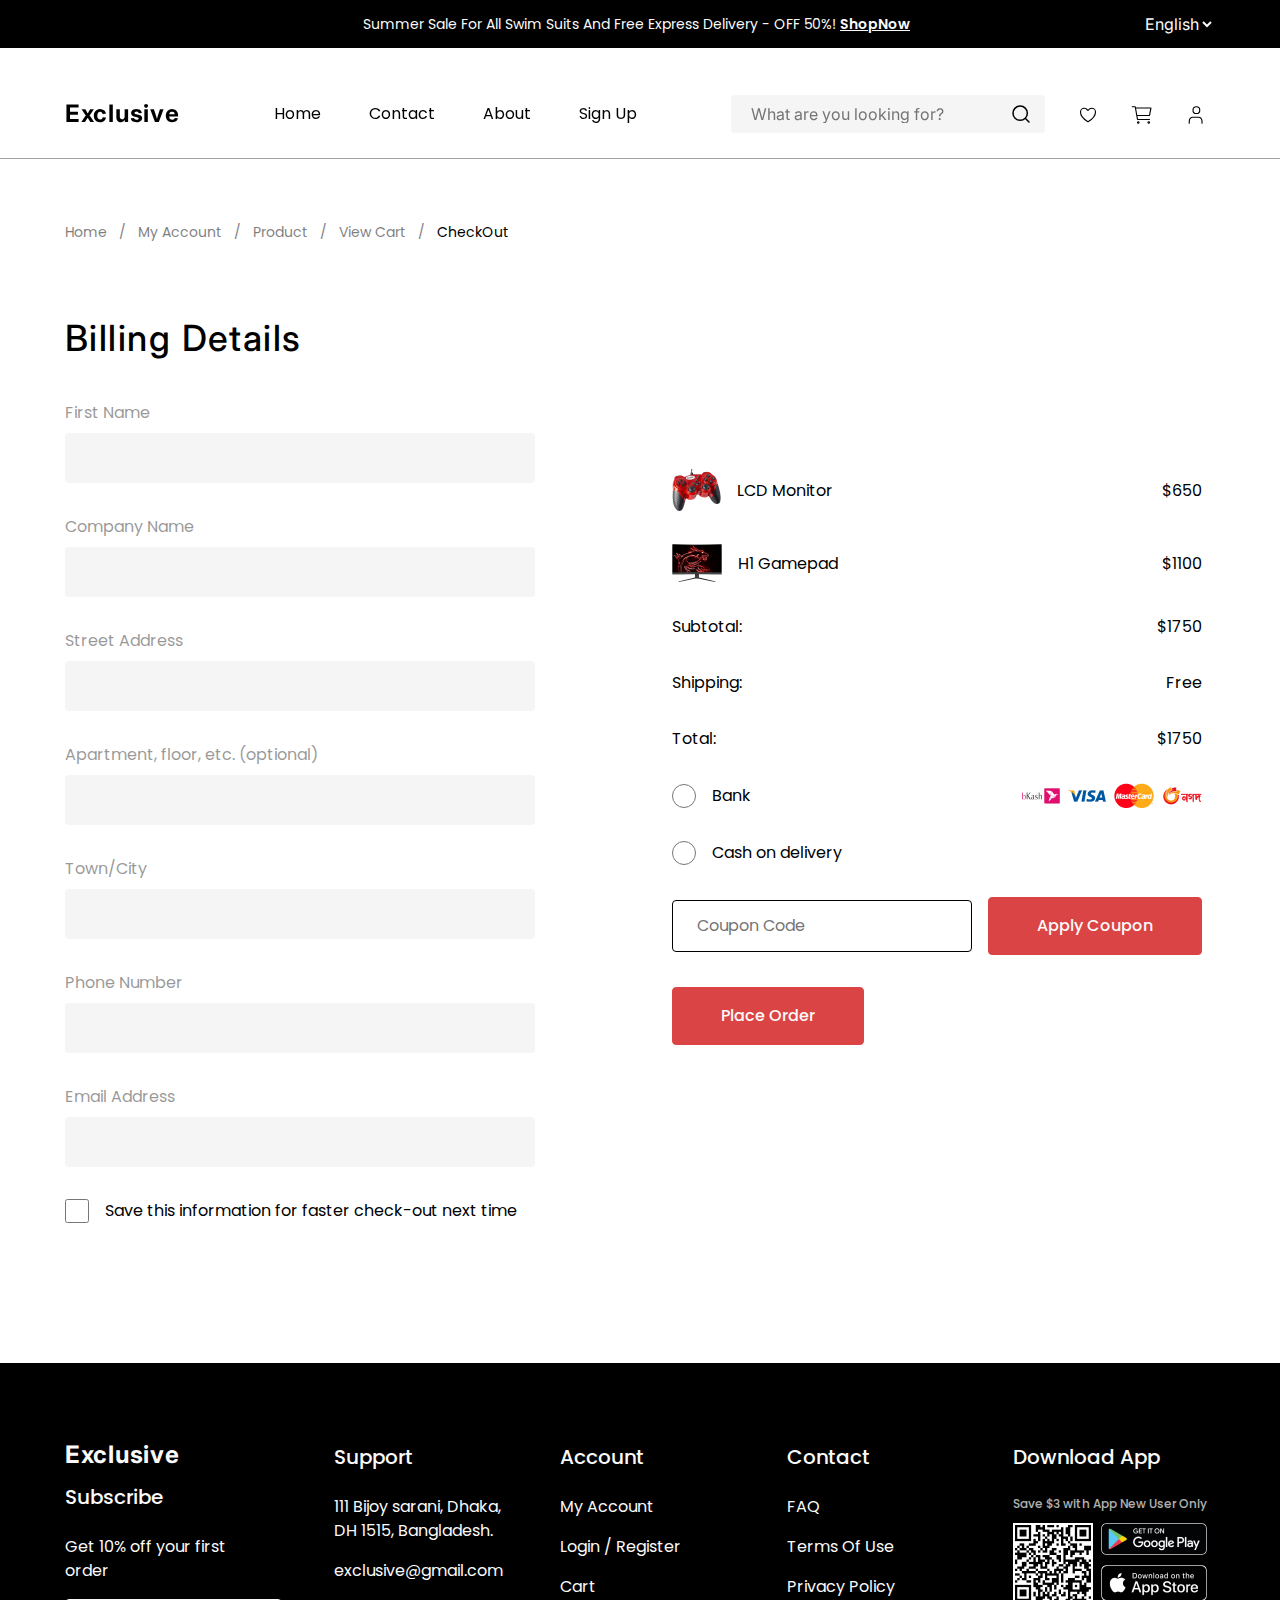
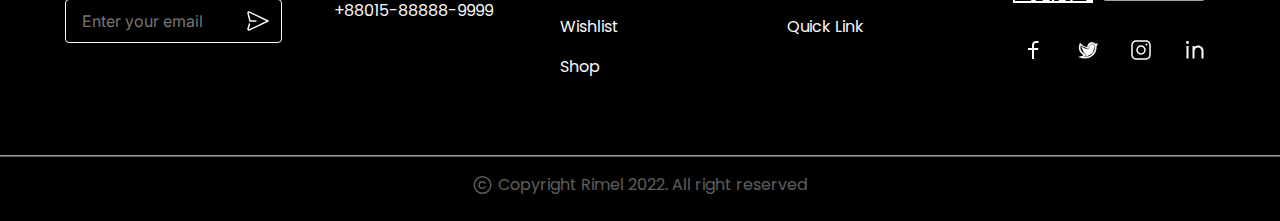
<file: pages/chec-out/index.html>
<!DOCTYPE html>
<html lang="en">

<head>
    <meta charset="UTF-8">
    <meta name="viewport" content="width=device-width, initial-scale=1.0">
    <!-- main css -->
    <link rel="stylesheet" href="../../css/style.min.css" />
    <title>ECOMMERCE-SITE</title>
</head>

<body>
    <!-- -------- Header  start  ------- -->
    <header>
        <section id="header__top">
            <div class="container">
                <div class="header__top--titl">
                    <p class="header__top--titl-p">
                        <span>Summer Sale For All Swim Suits And Free Express Delivery - OFF 50%!</span>
                        <a href="#">ShopNow</a>
                    </p>
                    <select name="select" id="select1" class="header__top--titl--select">
                        <option value="English">English</option>
                        <option value="UZ">UZ</option>
                        <option value="=RU">RU</option>
                    </select>
                </div>
            </div>
        </section>
        <section id="header__botton">
            <nav>
                <div class="container">
                    <div class="header__botton--wrapper">
                        <h1>Exclusive</h1>
                        <ul class="header__botton--wrapper--titl">
                            <li class="header__botton--wrapper--titl--list">
                                <a href="../../index.html" class="header__botton--wrapper--titl--list-link">Home</a>
                            </li>
                            <li class="header__botton--wrapper--titl--list">
                                <a href="#" class="header__botton--wrapper--titl--list-link">Contact</a>
                            </li>
                            <li class="header__botton--wrapper--titl--list">
                                <a href="#" class="header__botton--wrapper--titl--list-link">About</a>
                            </li>
                            <li class="header__botton--wrapper--titl--list">
                                <a href="../../pages/sigin-up-page/"
                                    class="header__botton--wrapper--titl--list-link">Sign Up</a>
                            </li>
                        </ul>
                        <div class="header__botton--wrapper--right">
                            <div class="header__botton--wrapper--right--input">
                                <input type="email" placeholder="What are you looking for?">
                                <svg xmlns="http://www.w3.org/2000/svg" width="24" height="24" viewBox="0 0 24 24"
                                    fill="none">
                                    <path
                                        d="M20 20L16.2223 16.2156M18.3158 11.1579C18.3158 13.0563 17.5617 14.8769 16.2193 16.2193C14.8769 17.5617 13.0563 18.3158 11.1579 18.3158C9.2595 18.3158 7.43886 17.5617 6.0965 16.2193C4.75413 14.8769 4 13.0563 4 11.1579C4 9.2595 4.75413 7.43886 6.0965 6.0965C7.43886 4.75413 9.2595 4 11.1579 4C13.0563 4 14.8769 4.75413 16.2193 6.0965C17.5617 7.43886 18.3158 9.2595 18.3158 11.1579V11.1579Z"
                                        stroke="black" stroke-width="1.5" stroke-linecap="round" />
                                </svg>
                            </div>
                            <div class="header__botton--wrapper--right--icons">
                                <div class="header__botton--wrapper--right--icons--icon1">
                                    <a href="../wishlist-page/">
                                        <svg xmlns="http://www.w3.org/2000/svg" width="24" height="24"
                                            viewBox="0 0 32 32" fill="none">
                                            <path
                                                d="M11 7C8.239 7 6 9.216 6 11.95C6 14.157 6.875 19.395 15.488 24.69C15.6423 24.7839 15.8194 24.8335 16 24.8335C16.1806 24.8335 16.3577 24.7839 16.512 24.69C25.125 19.395 26 14.157 26 11.95C26 9.216 23.761 7 21 7C18.239 7 16 10 16 10C16 10 13.761 7 11 7Z"
                                                stroke="black" stroke-width="1.5" stroke-linecap="round"
                                                stroke-linejoin="round" />
                                        </svg>
                                    </a>
                                </div>
                                <div class="header__botton--wrapper--right--icons--icon2">
                                    <a href="../cart-page/">
                                        <svg xmlns="http://www.w3.org/2000/svg" width="24" height="24"
                                            viewBox="0 0 32 32" fill="none">
                                            <path
                                                d="M11 27C11.5523 27 12 26.5523 12 26C12 25.4477 11.5523 25 11 25C10.4477 25 10 25.4477 10 26C10 26.5523 10.4477 27 11 27Z"
                                                stroke="black" stroke-width="1.5" stroke-linecap="round"
                                                stroke-linejoin="round" />
                                            <path
                                                d="M25 27C25.5523 27 26 26.5523 26 26C26 25.4477 25.5523 25 25 25C24.4477 25 24 25.4477 24 26C24 26.5523 24.4477 27 25 27Z"
                                                stroke="black" stroke-width="1.5" stroke-linecap="round"
                                                stroke-linejoin="round" />
                                            <path d="M3 5H7L10 22H26" stroke="black" stroke-width="1.5"
                                                stroke-linecap="round" stroke-linejoin="round" />
                                            <path
                                                d="M10 16.6667H25.59C25.7056 16.6667 25.8177 16.6267 25.9072 16.5535C25.9966 16.4802 26.0579 16.3782 26.0806 16.2648L27.8806 7.26479C27.8951 7.19222 27.8934 7.11733 27.8755 7.04552C27.8575 6.97371 27.8239 6.90678 27.7769 6.84956C27.73 6.79234 27.6709 6.74625 27.604 6.71462C27.5371 6.68299 27.464 6.66661 27.39 6.66666H8"
                                                stroke="black" stroke-width="1.5" stroke-linecap="round"
                                                stroke-linejoin="round" />
                                        </svg>
                                    </a>
                                </div>
                                <div class="header__botton--wrapper--right--icons--icon3">
                                    <a href="#">
                                        <svg xmlns="http://www.w3.org/2000/svg" width="24" height="24"
                                            viewBox="0 0 32 32" fill="none">
                                            <path
                                                d="M24 27V24.3333C24 22.9188 23.5224 21.5623 22.6722 20.5621C21.8221 19.5619 20.669 19 19.4667 19H11.5333C10.331 19 9.17795 19.5619 8.32778 20.5621C7.47762 21.5623 7 22.9188 7 24.3333V27"
                                                stroke="black" stroke-width="1.5" stroke-linecap="round"
                                                stroke-linejoin="round" />
                                            <path
                                                d="M16.5 14C18.9853 14 21 11.9853 21 9.5C21 7.01472 18.9853 5 16.5 5C14.0147 5 12 7.01472 12 9.5C12 11.9853 14.0147 14 16.5 14Z"
                                                stroke="black" stroke-width="1.5" stroke-linecap="round"
                                                stroke-linejoin="round" />
                                        </svg>
                                    </a>
                                    <ul class="header__botton--wrapper--right--icons--icon3--titil">
                                        <li class="header__botton--wrapper--right--icons--icon3--titil--list">
                                            <svg xmlns="http://www.w3.org/2000/svg" width="32" height="32"
                                                viewBox="0 0 32 32" fill="none">
                                                <path
                                                    d="M24 27V24.3333C24 22.9188 23.5224 21.5623 22.6722 20.5621C21.8221 19.5619 20.669 19 19.4667 19H11.5333C10.331 19 9.17795 19.5619 8.32778 20.5621C7.47762 21.5623 7 22.9188 7 24.3333V27"
                                                    stroke="#FAFAFA" stroke-width="1.5" stroke-linecap="round"
                                                    stroke-linejoin="round" />
                                                <path
                                                    d="M16.5 14C18.9853 14 21 11.9853 21 9.5C21 7.01472 18.9853 5 16.5 5C14.0147 5 12 7.01472 12 9.5C12 11.9853 14.0147 14 16.5 14Z"
                                                    stroke="#FAFAFA" stroke-width="1.5" stroke-linecap="round"
                                                    stroke-linejoin="round" />
                                            </svg>
                                            <a href="#">Manage My Account</a>
                                        </li>
                                        <li class="header__botton--wrapper--right--icons--icon3--titil--list">
                                            <svg xmlns="http://www.w3.org/2000/svg" width="24" height="24"
                                                viewBox="0 0 20 22" fill="none">
                                                <path
                                                    d="M1 5.3V19.5C1 19.7652 1.10536 20.0196 1.29289 20.2071C1.48043 20.3946 1.73478 20.5 2 20.5H18C18.2652 20.5 18.5196 20.3946 18.7071 20.2071C18.8946 20.0196 19 19.7652 19 19.5V5.3H1Z"
                                                    stroke="#FAFAFA" stroke-width="1.5" stroke-linejoin="round" />
                                                <path
                                                    d="M19 5.3L16.1665 1.5H3.8335L1 5.3M13.7775 8.6C13.7775 10.699 12.0865 12.4 10 12.4C7.9135 12.4 6.222 10.699 6.222 8.6"
                                                    stroke="#FAFAFA" stroke-width="1.5" stroke-linecap="round"
                                                    stroke-linejoin="round" />
                                            </svg>
                                            <a href="#">My Order</a>
                                        </li>
                                        <li class="header__botton--wrapper--right--icons--icon3--titil--list">
                                            <svg xmlns="http://www.w3.org/2000/svg" width="24" height="24"
                                                viewBox="0 0 24 24" fill="none">
                                                <g clip-path="url(#clip0_2410_393)">
                                                    <path d="M8 16L12 12M16 8L11.9992 12M11.9992 12L8 8M12 12L16 16"
                                                        stroke="#FAFAFA" stroke-width="1.5" stroke-linecap="round"
                                                        stroke-linejoin="round" />
                                                    <circle cx="12" cy="12" r="11.25" stroke="white"
                                                        stroke-width="1.5" />
                                                </g>
                                                <defs>
                                                    <clipPath id="clip0_2410_393">
                                                        <rect width="24" height="24" fill="white" />
                                                    </clipPath>
                                                </defs>
                                            </svg>
                                            <a href="#">My Cancellations</a>
                                        </li>
                                        <li class="header__botton--wrapper--right--icons--icon3--titil--list">
                                            <svg xmlns="http://www.w3.org/2000/svg" width="24" height="24"
                                                viewBox="0 0 24 24" fill="none">
                                                <path
                                                    d="M19.8284 9.93621C20.4517 9.93621 20.7176 10.7286 20.2205 11.1046L16.8905 13.6234C16.1688 14.1693 15.8661 15.1087 16.1334 15.9732L17.3864 20.0261C17.5735 20.6312 16.8729 21.1193 16.3701 20.7341L13.3075 18.3879C12.536 17.7969 11.464 17.7969 10.6925 18.3879L7.61357 20.7466C7.11152 21.1312 6.41161 20.645 6.59677 20.0403L7.83243 16.0046C8.09532 15.146 7.79694 14.2145 7.08413 13.6684L3.73432 11.1022C3.24111 10.7244 3.50831 9.93621 4.12961 9.93621H8.12744C9.07024 9.93621 9.90305 9.32198 10.1815 8.42125L11.379 4.5479C11.5678 3.93721 12.4322 3.93722 12.621 4.5479L13.8185 8.42124C14.0969 9.32198 14.9298 9.93621 15.8726 9.93621H19.8284Z"
                                                    stroke="#FAFAFA" stroke-width="1.5" />
                                            </svg>
                                            <a href="#">My Reviews</a>
                                        </li>
                                        <li class="header__botton--wrapper--right--icons--icon3--titil--list">
                                            <svg xmlns="http://www.w3.org/2000/svg" width="24" height="24"
                                                viewBox="0 0 24 24" fill="none">
                                                <path
                                                    d="M4 12H13.5M6 15L3 12L6 9M11 7V6C11 5.46957 11.2107 4.96086 11.5858 4.58579C11.9609 4.21071 12.4696 4 13 4H18C18.5304 4 19.0391 4.21071 19.4142 4.58579C19.7893 4.96086 20 5.46957 20 6V18C20 18.5304 19.7893 19.0391 19.4142 19.4142C19.0391 19.7893 18.5304 20 18 20H13C12.4696 20 11.9609 19.7893 11.5858 19.4142C11.2107 19.0391 11 18.5304 11 18V17"
                                                    stroke="#FAFAFA" stroke-width="1.5" stroke-linecap="round"
                                                    stroke-linejoin="round" />
                                            </svg>
                                            <a href="#">Logout</a>
                                        </li>
                                    </ul>
                                </div>
                            </div>
                        </div>
                    </div>
                </div>
            </nav>
        </section>
    </header>
    <!-- -------- Header end  ------- -->
    <!-- main start -->
    <main>
        <!-- Section cart intro start -->
        <section id="cart__intro">
            <div class="container">
                <div class="cart__intro--wrapper">
                    <div class="cart__intro--wrapper--top">
                        <p>
                            <a href="../../index.html">Home</a>
                            <span>/</span>
                        </p>
                        <p>
                            <a href="#">My Account</a>
                            <span>/</span>
                        </p>
                        <p>
                            <a href="#">Product</a>
                            <span>/</span>
                        </p>
                        <p>
                            <a href="#">View Cart</a>
                            <span>/</span>
                        </p>
                        <h4>
                            <a href="./index.html">CheckOut</a>
                        </h4>
                    </div>
                </div>
            </div>
        </section>
        <!-- Section cart intro end -->
        <!-- Section checout intro start -->
        <section id="checout__intro">
            <div class="container">
                <div class="checout__intro--wrzpper">
                    <form action="https://echo.htmlacademy.ru/" class="checout__intro--wrzpper--form">
                        <div class="checout__intro--wrzpper--form--left">
                            <h2>Billing Details</h2>
                            <label for="First Name">
                                <p>First Name</p>
                                <input type="text" id="First Name" name="First Name">
                            </label>
                            <label for="Company Name">
                                <p>Company Name</p>
                                <input type="text" id="Company Name" name="Company Name">
                            </label>
                            <label for="Street Address">
                                <p>Street Address</p>
                                <input type="text" id="Street Address" name="Street Address">
                            </label>
                            <label for="Apartment">
                                <p>Apartment, floor, etc. (optional)</p>
                                <input type="text" id="Apartment" name="Apartment">
                            </label>
                            <label for="Town">
                                <p>Town/City</p>
                                <input type="text" id="Town" name="Town">
                            </label>
                            <label for="Phone Number">
                                <p>Phone Number</p>
                                <input type="text" id="Phone Number" name="Phone Number">
                            </label>
                            <label for="Email">
                                <p>Email Address</p>
                                <input type="email" id="Email" name="Email">
                            </label>
                            <p>
                                <input type="checkbox">
                                Save this information for faster check-out next time
                            </p>
                        </div>
                        <div class="checout__intro--wrzpper--form--right">
                            <ul class="checout__intro--wrzpper--form--right--itim">
                                <li class="checout__intro--wrzpper--form--right--itim--list">
                                    <p>
                                        <img src="../../assets/imegs/cart-img2.png" alt="img">
                                        LCD Monitor
                                    </p>
                                    <p>$650</p>
                                </li>
                                <li class="checout__intro--wrzpper--form--right--itim--list">
                                    <p>
                                        <img src="../../assets/imegs/cart-img1.png" alt="img">
                                        H1 Gamepad
                                    </p>
                                    <p>$1100</p>
                                </li>
                                <li class="checout__intro--wrzpper--form--right--itim--list">
                                    <p>Subtotal:</p>
                                    <p>$1750</p>
                                </li>
                                <li class="checout__intro--wrzpper--form--right--itim--list">
                                    <p>Shipping:</p>
                                    <p>Free</p>
                                </li>
                                <li class="checout__intro--wrzpper--form--right--itim--list">
                                    <p>Total:</p>
                                    <p>$1750</p>
                                </li>
                                <li class="checout__intro--wrzpper--form--right--itim--list">
                                    <p>
                                        <input type="radio" class="radio">
                                        Bank
                                    </p>
                                    <div>
                                        <img src="../../assets/imegs/checout-img1.png" alt="banc-logo">
                                        <img src="../../assets/imegs/checout-img2.png" alt="banc-logo">
                                        <img src="../../assets/imegs/checout-img3.png" alt="banc-logo">
                                        <img src="../../assets/imegs/checout-img4.png" alt="banc-logo">
                                    </div>
                                </li>
                                <li class="checout__intro--wrzpper--form--right--itim--list">
                                    <p>
                                        <input type="radio" class="radio">
                                        Cash on delivery
                                    </p>
                                </li>
                                <li class="checout__intro--wrzpper--form--right--itim--list">
                                    <p>
                                        <input type="text" placeholder="Coupon Code">
                                        <button>Apply Coupon</button>
                                    </p>
                                </li>
                                <li class="checout__intro--wrzpper--form--right--itim--list">
                                    <button type="submit">Place Order</button>
                                </li>
                            </ul>
                        </div>
                    </form>
                </div>
            </div>

        </section>
        <!-- Section checout intro end -->
    </main>
    <!-- main end  -->
    <!-- footer start -->
    <footer>
        <div class="container">
            <div class="footer__top">
                <ul class="footer__top--titil">
                    <li class="footer__top--titil--list">
                        <h1>Exclusive</h1>
                        <h2>Subscribe</h2>
                        <p> Get 10% off your first order</p>
                        <div class="footer__top--titil--list--input">
                            <input type="email" placeholder="Enter your email">
                            <svg xmlns="http://www.w3.org/2000/svg" width="24" height="24" viewBox="0 0 24 24"
                                fill="none">
                                <path
                                    d="M9.91199 11.9998H3.99999L2.02299 4.1348C2.01033 4.0891 2.00262 4.04216 1.99999 3.9948C1.97799 3.2738 2.77199 2.7738 3.45999 3.1038L22 11.9998L3.45999 20.8958C2.77999 21.2228 1.99599 20.7368 1.99999 20.0288C2.00201 19.9655 2.01313 19.9029 2.03299 19.8428L3.49999 14.9998"
                                    stroke="#FAFAFA" stroke-width="1.5" stroke-linecap="round"
                                    stroke-linejoin="round" />
                            </svg>
                        </div>
                    </li>
                    <li class="footer__top--titil--list">
                        <h2>Support</h2>
                        <p>111 Bijoy sarani, Dhaka, <br> DH 1515, Bangladesh.</p>
                        <p>exclusive@gmail.com</p>
                        <p>+88015-88888-9999</p>
                    </li>
                    <li class="footer__top--titil--list">
                        <h2>Account</h2>
                        <p>My Account</p>
                        <p>Login / Register</p>
                        <p>Cart</p>
                        <p>Wishlist</p>
                        <p>Shop</p>
                    </li>
                    <li class="footer__top--titil--list">
                        <h2>Contact</h2>
                        <p>FAQ</p>
                        <p>Terms Of Use</p>
                        <p>Privacy Policy</p>
                        <p>Quick Link</p>
                    </li>
                    <li class="footer__top--titil--list">
                        <h2>Download App</h2>
                        <h3>Save $3 with App New User Only</h3>
                        <div class="footer__top--titil--list--wrapper">
                            <div class="footer__top--titil--list--wrapper--left">
                                <img src="../../assets/imegs/footer-img1.png" alt="QR">
                            </div>
                            <div class="footer__top--titil--list--wrapper--right">
                                <img src="../../assets/imegs/footer-img2.png" alt="img">
                                <img src="../../assets/imegs/footer-img3.png" alt="img">
                            </div>
                        </div>
                        <div class="footer__top--titil--list--logos">
                            <span>
                                <svg xmlns="http://www.w3.org/2000/svg" width="24" height="24" viewBox="0 0 24 24"
                                    fill="none">
                                    <path
                                        d="M13 10H17.5L17 12H13V21H11V12H7V10H11V8.128C11 6.345 11.186 5.698 11.534 5.046C11.875 4.40181 12.4018 3.87501 13.046 3.534C13.698 3.186 14.345 3 16.128 3C16.65 3 17.108 3.05 17.5 3.15V5H16.128C14.804 5 14.401 5.078 13.99 5.298C13.686 5.46 13.46 5.686 13.298 5.99C13.078 6.401 13 6.804 13 8.128V10Z"
                                        fill="white" />
                                </svg>
                            </span>
                            <span>
                                <svg width="23" height="24" viewBox="0 0 23 24" fill="none"
                                    xmlns="http://www.w3.org/2000/svg">
                                    <g id="Group">
                                        <path id="Vector"
                                            d="M12.905 8.84651L12.905 8.84646C12.9194 8.06035 13.2418 7.3113 13.8028 6.76049C14.3639 6.20969 15.1188 5.90116 15.905 5.90129L12.905 8.84651ZM12.905 8.84651L12.877 10.4213M12.905 8.84651L12.877 10.4213M4.75811 7.80857L4.89001 7.91846C6.76679 9.48211 8.71781 10.4182 10.7495 10.6952C10.7495 10.6952 10.7495 10.6952 10.7495 10.6952L12.3104 10.9072L4.75811 7.80857ZM4.75811 7.80857L4.72759 7.97751M4.75811 7.80857L4.72759 7.97751M4.72759 7.97751C4.42576 9.64819 4.5683 11.0709 5.1479 12.3018C5.72718 13.532 6.73827 14.5605 8.15577 15.4519L8.15579 15.452M4.72759 7.97751L8.15579 15.452M8.15579 15.452L9.90279 16.55L9.954 16.4685M8.15579 15.452L9.954 16.4685M9.954 16.4685L9.90279 16.55C9.97196 16.5934 10.0294 16.6532 10.0702 16.724C10.1109 16.7948 10.1337 16.8745 10.1365 16.9562C10.1392 17.0378 10.122 17.1189 10.0862 17.1924C10.0504 17.2658 9.99716 17.3294 9.93112 17.3775L9.93101 17.3775M9.954 16.4685L9.93101 17.3775M9.93101 17.3775L8.33901 18.5405L8.11542 18.7039M9.93101 17.3775L8.11542 18.7039M8.11542 18.7039L8.39178 18.7211M8.11542 18.7039L8.39178 18.7211M8.39178 18.7211C9.3449 18.7805 10.2529 18.7385 11.0095 18.5884L11.0096 18.5884M8.39178 18.7211L11.0096 18.5884M11.0096 18.5884C13.3886 18.1134 15.3745 16.9794 16.7652 15.2211M11.0096 18.5884L16.7652 15.2211M12.877 10.4213C12.8757 10.4918 12.8594 10.5612 12.8293 10.625C12.7993 10.6887 12.7561 10.7454 12.7026 10.7912C12.649 10.8371 12.5864 10.8712 12.5188 10.8911C12.4513 10.9111 12.3803 10.9166 12.3105 10.9072L12.877 10.4213ZM16.7652 15.2211C18.1557 13.463 18.945 11.0883 18.945 8.14229M16.7652 15.2211L18.945 8.14229M18.945 8.14229C18.945 7.99668 18.8714 7.78474 18.744 7.55722M18.945 8.14229L18.744 7.55722M18.744 7.55722C18.6142 7.32559 18.4215 7.06508 18.1673 6.82049M18.744 7.55722L18.1673 6.82049M18.1673 6.82049C17.6587 6.33088 16.8999 5.90129 15.905 5.90129L18.1673 6.82049ZM20.4978 5.53842C20.8818 5.48388 21.3285 5.34345 21.916 5.01105C21.6101 6.49526 21.4321 7.16764 20.7642 8.08336L20.745 8.10969V8.14229C20.745 11.9415 19.578 14.7567 17.8258 16.7397C16.0726 18.7238 13.7277 19.8813 11.3624 20.3532C9.74529 20.6759 7.7544 20.5728 5.99643 20.2106C5.11813 20.0296 4.30077 19.7846 3.61983 19.4974C3.03727 19.2517 2.56009 18.9775 2.22956 18.6904C2.66065 18.6482 3.4114 18.5535 4.24366 18.3598C5.24355 18.1272 6.37173 17.7494 7.20306 17.141L7.31918 17.056L7.19904 16.9768C7.15724 16.9492 7.11178 16.9196 7.06301 16.8879C6.30477 16.3938 4.74648 15.3786 3.73155 13.5166C2.66714 11.5637 2.19257 8.66295 3.91362 4.42592C5.57889 6.34347 7.2726 7.66001 8.99504 8.3668L8.99505 8.36681C9.57662 8.60536 9.94255 8.72373 10.2318 8.79141C10.4509 8.84265 10.6261 8.86463 10.8117 8.88794C10.8703 8.89529 10.93 8.90278 10.9924 8.91135L11.2872 8.95189L11.1059 8.77077C11.131 7.8414 11.4254 6.93895 11.9539 6.17331C12.4904 5.39606 13.2442 4.79434 14.1211 4.4435C14.9979 4.09265 15.9588 4.00828 16.8833 4.20093C17.8079 4.39359 18.6551 4.85471 19.3189 5.52657L19.3485 5.55658L19.3907 5.55628C19.4934 5.55556 19.5972 5.55908 19.7036 5.56269C19.9483 5.57098 20.2068 5.57974 20.4978 5.53842Z"
                                            fill="white" stroke="black" stroke-width="0.2" />
                                    </g>
                                </svg>
                            </span>
                            <span>
                                <svg xmlns="http://www.w3.org/2000/svg" width="20" height="20" viewBox="0 0 20 20"
                                    fill="none">
                                    <path
                                        d="M15 1H5C3.93913 1 2.92172 1.42143 2.17157 2.17157C1.42143 2.92172 1 3.93913 1 5V15C1 16.0609 1.42143 17.0783 2.17157 17.8284C2.92172 18.5786 3.93913 19 5 19H15C16.0609 19 17.0783 18.5786 17.8284 17.8284C18.5786 17.0783 19 16.0609 19 15V5C19 3.93913 18.5786 2.92172 17.8284 2.17157C17.0783 1.42143 16.0609 1 15 1Z"
                                        stroke="white" stroke-width="1.5" stroke-linejoin="round" />
                                    <path
                                        d="M10 14C11.0609 14 12.0783 13.5786 12.8284 12.8284C13.5786 12.0783 14 11.0609 14 10C14 8.93913 13.5786 7.92172 12.8284 7.17157C12.0783 6.42143 11.0609 6 10 6C8.93913 6 7.92172 6.42143 7.17157 7.17157C6.42143 7.92172 6 8.93913 6 10C6 11.0609 6.42143 12.0783 7.17157 12.8284C7.92172 13.5786 8.93913 14 10 14V14Z"
                                        stroke="white" stroke-width="1.5" stroke-linejoin="round" />
                                    <path
                                        d="M15.5 5.5C15.7652 5.5 16.0196 5.39464 16.2071 5.20711C16.3946 5.01957 16.5 4.76522 16.5 4.5C16.5 4.23478 16.3946 3.98043 16.2071 3.79289C16.0196 3.60536 15.7652 3.5 15.5 3.5C15.2348 3.5 14.9804 3.60536 14.7929 3.79289C14.6054 3.98043 14.5 4.23478 14.5 4.5C14.5 4.76522 14.6054 5.01957 14.7929 5.20711C14.9804 5.39464 15.2348 5.5 15.5 5.5Z"
                                        fill="white" />
                                </svg>
                            </span>
                            <span>
                                <svg xmlns="http://www.w3.org/2000/svg" width="24" height="24" viewBox="0 0 24 24"
                                    fill="none">
                                    <path
                                        d="M11.5 9.05C12.417 8.113 13.611 7.5 15 7.5C16.4587 7.5 17.8576 8.07946 18.8891 9.11091C19.9205 10.1424 20.5 11.5413 20.5 13V20.5H18.5V13C18.5 12.0717 18.1313 11.1815 17.4749 10.5251C16.8185 9.86875 15.9283 9.5 15 9.5C14.0717 9.5 13.1815 9.86875 12.5251 10.5251C11.8687 11.1815 11.5 12.0717 11.5 13V20.5H9.5V8H11.5V9.05ZM4.5 6C4.10218 6 3.72064 5.84196 3.43934 5.56066C3.15804 5.27936 3 4.89782 3 4.5C3 4.10218 3.15804 3.72064 3.43934 3.43934C3.72064 3.15804 4.10218 3 4.5 3C4.89782 3 5.27936 3.15804 5.56066 3.43934C5.84196 3.72064 6 4.10218 6 4.5C6 4.89782 5.84196 5.27936 5.56066 5.56066C5.27936 5.84196 4.89782 6 4.5 6ZM3.5 8H5.5V20.5H3.5V8Z"
                                        fill="white" />
                                </svg>
                            </span>
                        </div>
                    </li>
                </ul>
            </div>
        </div>
        <section id="footer__botton">
            <div class="footer__botton">
                <svg xmlns="http://www.w3.org/2000/svg" width="19" height="20" viewBox="0 0 19 20" fill="none">
                    <path
                        d="M9.50008 18.3333C14.1025 18.3333 17.8334 14.6023 17.8334 9.99996C17.8334 5.39759 14.1025 1.66663 9.50008 1.66663C4.89771 1.66663 1.16675 5.39759 1.16675 9.99996C1.16675 14.6023 4.89771 18.3333 9.50008 18.3333Z"
                        stroke="white" stroke-width="1.5" stroke-linecap="round" stroke-linejoin="round" />
                    <path
                        d="M12.0001 8.14811C12.0001 8.14811 10.9707 6.66663 9.25498 6.66663C7.5393 6.66663 6.16675 8.14811 6.16675 9.99996C6.16675 11.8518 7.5393 13.3333 9.25498 13.3333C10.9707 13.3333 12.0001 11.8518 12.0001 11.8518"
                        stroke="white" stroke-width="1.5" stroke-linecap="round" stroke-linejoin="round" />
                </svg>
                <a href="#">Copyright Rimel 2022. All right reserved</a>
            </div>
        </section>
    </footer>
    <!-- footer end -->
</body>

</html>
</file>
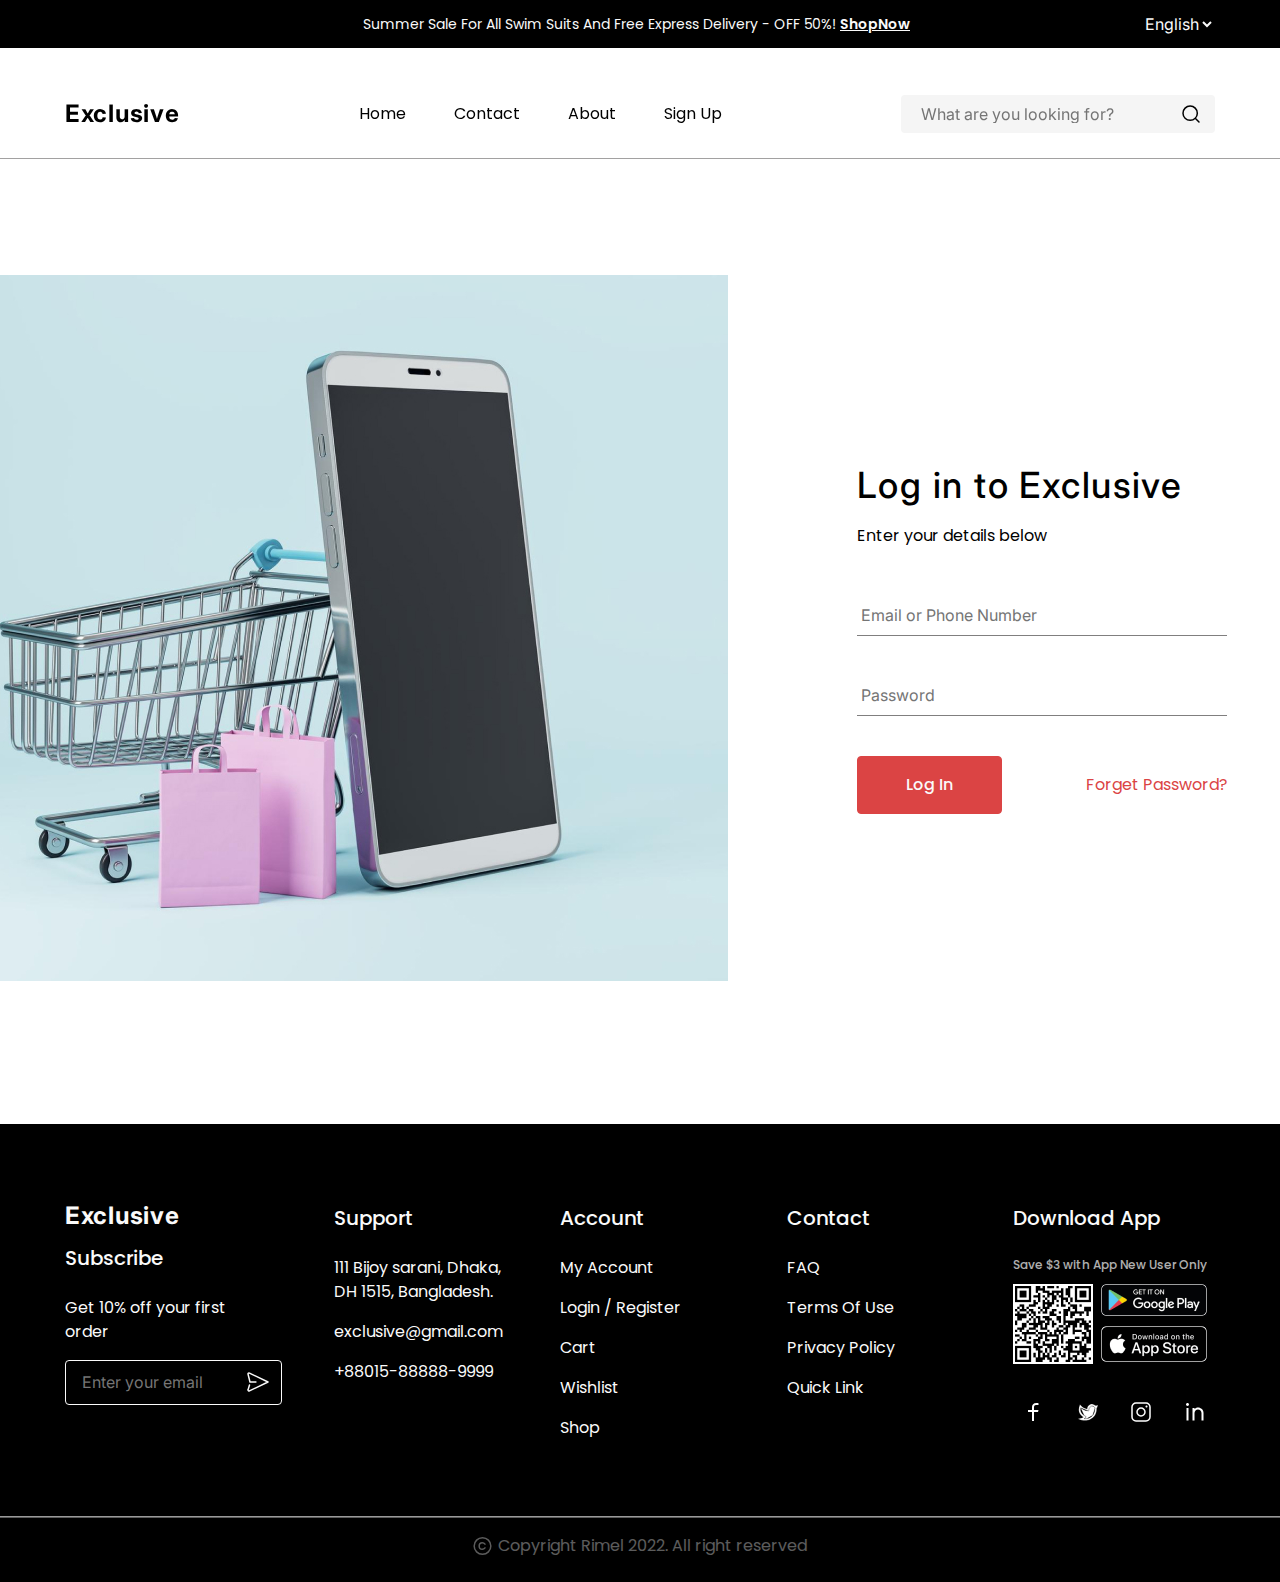
<file: pages/login-page/index.html>
<!DOCTYPE html>
<html lang="en">
<head>
    <meta charset="UTF-8">
    <meta name="viewport" content="width=device-width, initial-scale=1.0">
    <!-- main css -->
    <link rel="stylesheet" href="../../css/style.min.css" />
    <title>ECOMMERCE-SITE</title>
</head>
<body>
    <!-- -------- Header start  ------- -->
    <header>
        <section id="header__top">
            <div class="container">
                <div class="header__top--titl">
                    <p class="header__top--titl-p">
                        <span>Summer Sale For All Swim Suits And Free Express Delivery - OFF 50%!</span>
                        <a href="#">ShopNow</a>
                    </p>
                    <select name="select" id="select1" class="header__top--titl--select">
                        <option value="English">English</option>
                        <option value="UZ">UZ</option>
                        <option value="=RU">RU</option>
                    </select>
                </div>
            </div>
        </section>
        <section id="header__botton">
            <nav>
                <div class="container">
                    <div class="header__botton--wrapper">
                        <h1>Exclusive</h1>
                        <ul class="header__botton--wrapper--titl">
                            <li class="header__botton--wrapper--titl--list">
                                <a href="../../index.html" class="header__botton--wrapper--titl--list-link">Home</a>
                            </li>
                            <li class="header__botton--wrapper--titl--list">
                                <a href="#" class="header__botton--wrapper--titl--list-link">Contact</a>
                            </li>
                            <li class="header__botton--wrapper--titl--list">
                                <a href="#" class="header__botton--wrapper--titl--list-link">About</a>
                            </li>
                            <li class="header__botton--wrapper--titl--list">
                                <a href="../../pages/sigin-up-page/"
                                    class="header__botton--wrapper--titl--list-link">Sign Up</a>
                            </li>
                        </ul>
                        <div class="header__botton--wrapper--right">
                            <div class="header__botton--wrapper--right--input">
                                <input type="email" placeholder="What are you looking for?">
                                <svg xmlns="http://www.w3.org/2000/svg" width="24" height="24" viewBox="0 0 24 24"
                                    fill="none">
                                    <path
                                        d="M20 20L16.2223 16.2156M18.3158 11.1579C18.3158 13.0563 17.5617 14.8769 16.2193 16.2193C14.8769 17.5617 13.0563 18.3158 11.1579 18.3158C9.2595 18.3158 7.43886 17.5617 6.0965 16.2193C4.75413 14.8769 4 13.0563 4 11.1579C4 9.2595 4.75413 7.43886 6.0965 6.0965C7.43886 4.75413 9.2595 4 11.1579 4C13.0563 4 14.8769 4.75413 16.2193 6.0965C17.5617 7.43886 18.3158 9.2595 18.3158 11.1579V11.1579Z"
                                        stroke="black" stroke-width="1.5" stroke-linecap="round" />
                                </svg>
                            </div>
                        </div>
                    </div>
                </div>
            </nav>
        </section>
    </header>
    <!-- -------- Header end  ------- -->
    <!-- main starrt -->
    <main>
        <!--  login  section intro start  -->
        <section id="login__intro">
            <div class="container login--intro--wrapper">
                <div class="login--intro--wrapper--left">
                    <div></div>
                    <img src="../../assets/imegs/loginup-img1.jpg" alt="img">
                </div>
                <div class="login--intro--wrapper--right">
                    <h1>Log in to Exclusive</h1>
                    <p>Enter your details below</p>
                    <form action="https://echo.htmlacademy.ru/">
                        <input type="email" name="email" placeholder="Email or Phone Number">
                        <input type="password" name="password" placeholder="Password">
                        <div>
                            <button type="submit">Log In</button>
                            <p>Forget Password?</p>
                        </div>
                        
                    </form>
                </div>
            </div>
        </section>
        <!--  login  section intro end -->
    </main>
    <!-- main end -->
     <!-- footer start -->
     <footer>
        <div class="container">
            <div class="footer__top">
                <ul class="footer__top--titil">
                    <li class="footer__top--titil--list">
                        <h1>Exclusive</h1>
                        <h2>Subscribe</h2>
                        <p> Get 10% off your first order</p>
                        <div class="footer__top--titil--list--input">
                            <input type="email" placeholder="Enter your email">
                            <svg xmlns="http://www.w3.org/2000/svg" width="24" height="24" viewBox="0 0 24 24"
                                fill="none">
                                <path
                                    d="M9.91199 11.9998H3.99999L2.02299 4.1348C2.01033 4.0891 2.00262 4.04216 1.99999 3.9948C1.97799 3.2738 2.77199 2.7738 3.45999 3.1038L22 11.9998L3.45999 20.8958C2.77999 21.2228 1.99599 20.7368 1.99999 20.0288C2.00201 19.9655 2.01313 19.9029 2.03299 19.8428L3.49999 14.9998"
                                    stroke="#FAFAFA" stroke-width="1.5" stroke-linecap="round"
                                    stroke-linejoin="round" />
                            </svg>
                        </div>
                    </li>
                    <li class="footer__top--titil--list">
                        <h2>Support</h2>
                        <p>111 Bijoy sarani, Dhaka, <br> DH 1515, Bangladesh.</p>
                        <p>exclusive@gmail.com</p>
                        <p>+88015-88888-9999</p>
                    </li>
                    <li class="footer__top--titil--list">
                        <h2>Account</h2>
                        <p>My Account</p>
                        <p>Login / Register</p>
                        <p>Cart</p>
                        <p>Wishlist</p>
                        <p>Shop</p>
                    </li>
                    <li class="footer__top--titil--list">
                        <h2>Contact</h2>
                        <p>FAQ</p>
                        <p>Terms Of Use</p>
                        <p>Privacy Policy</p>
                        <p>Quick Link</p>
                    </li>
                    <li class="footer__top--titil--list">
                        <h2>Download App</h2>
                        <h3>Save $3 with App New User Only</h3>
                        <div class="footer__top--titil--list--wrapper">
                            <div class="footer__top--titil--list--wrapper--left">
                                <img src="../../assets/imegs/footer-img1.png" alt="QR">
                            </div>
                            <div class="footer__top--titil--list--wrapper--right">
                                <img src="../../assets/imegs/footer-img2.png" alt="img">
                                <img src="../../assets/imegs/footer-img3.png" alt="img">
                            </div>
                        </div>
                        <div class="footer__top--titil--list--logos">
                            <span>
                                <svg xmlns="http://www.w3.org/2000/svg" width="24" height="24" viewBox="0 0 24 24"
                                    fill="none">
                                    <path
                                        d="M13 10H17.5L17 12H13V21H11V12H7V10H11V8.128C11 6.345 11.186 5.698 11.534 5.046C11.875 4.40181 12.4018 3.87501 13.046 3.534C13.698 3.186 14.345 3 16.128 3C16.65 3 17.108 3.05 17.5 3.15V5H16.128C14.804 5 14.401 5.078 13.99 5.298C13.686 5.46 13.46 5.686 13.298 5.99C13.078 6.401 13 6.804 13 8.128V10Z"
                                        fill="white" />
                                </svg>
                            </span>
                            <span>
                                <svg width="23" height="24" viewBox="0 0 23 24" fill="none"
                                    xmlns="http://www.w3.org/2000/svg">
                                    <g id="Group">
                                        <path id="Vector"
                                            d="M12.905 8.84651L12.905 8.84646C12.9194 8.06035 13.2418 7.3113 13.8028 6.76049C14.3639 6.20969 15.1188 5.90116 15.905 5.90129L12.905 8.84651ZM12.905 8.84651L12.877 10.4213M12.905 8.84651L12.877 10.4213M4.75811 7.80857L4.89001 7.91846C6.76679 9.48211 8.71781 10.4182 10.7495 10.6952C10.7495 10.6952 10.7495 10.6952 10.7495 10.6952L12.3104 10.9072L4.75811 7.80857ZM4.75811 7.80857L4.72759 7.97751M4.75811 7.80857L4.72759 7.97751M4.72759 7.97751C4.42576 9.64819 4.5683 11.0709 5.1479 12.3018C5.72718 13.532 6.73827 14.5605 8.15577 15.4519L8.15579 15.452M4.72759 7.97751L8.15579 15.452M8.15579 15.452L9.90279 16.55L9.954 16.4685M8.15579 15.452L9.954 16.4685M9.954 16.4685L9.90279 16.55C9.97196 16.5934 10.0294 16.6532 10.0702 16.724C10.1109 16.7948 10.1337 16.8745 10.1365 16.9562C10.1392 17.0378 10.122 17.1189 10.0862 17.1924C10.0504 17.2658 9.99716 17.3294 9.93112 17.3775L9.93101 17.3775M9.954 16.4685L9.93101 17.3775M9.93101 17.3775L8.33901 18.5405L8.11542 18.7039M9.93101 17.3775L8.11542 18.7039M8.11542 18.7039L8.39178 18.7211M8.11542 18.7039L8.39178 18.7211M8.39178 18.7211C9.3449 18.7805 10.2529 18.7385 11.0095 18.5884L11.0096 18.5884M8.39178 18.7211L11.0096 18.5884M11.0096 18.5884C13.3886 18.1134 15.3745 16.9794 16.7652 15.2211M11.0096 18.5884L16.7652 15.2211M12.877 10.4213C12.8757 10.4918 12.8594 10.5612 12.8293 10.625C12.7993 10.6887 12.7561 10.7454 12.7026 10.7912C12.649 10.8371 12.5864 10.8712 12.5188 10.8911C12.4513 10.9111 12.3803 10.9166 12.3105 10.9072L12.877 10.4213ZM16.7652 15.2211C18.1557 13.463 18.945 11.0883 18.945 8.14229M16.7652 15.2211L18.945 8.14229M18.945 8.14229C18.945 7.99668 18.8714 7.78474 18.744 7.55722M18.945 8.14229L18.744 7.55722M18.744 7.55722C18.6142 7.32559 18.4215 7.06508 18.1673 6.82049M18.744 7.55722L18.1673 6.82049M18.1673 6.82049C17.6587 6.33088 16.8999 5.90129 15.905 5.90129L18.1673 6.82049ZM20.4978 5.53842C20.8818 5.48388 21.3285 5.34345 21.916 5.01105C21.6101 6.49526 21.4321 7.16764 20.7642 8.08336L20.745 8.10969V8.14229C20.745 11.9415 19.578 14.7567 17.8258 16.7397C16.0726 18.7238 13.7277 19.8813 11.3624 20.3532C9.74529 20.6759 7.7544 20.5728 5.99643 20.2106C5.11813 20.0296 4.30077 19.7846 3.61983 19.4974C3.03727 19.2517 2.56009 18.9775 2.22956 18.6904C2.66065 18.6482 3.4114 18.5535 4.24366 18.3598C5.24355 18.1272 6.37173 17.7494 7.20306 17.141L7.31918 17.056L7.19904 16.9768C7.15724 16.9492 7.11178 16.9196 7.06301 16.8879C6.30477 16.3938 4.74648 15.3786 3.73155 13.5166C2.66714 11.5637 2.19257 8.66295 3.91362 4.42592C5.57889 6.34347 7.2726 7.66001 8.99504 8.3668L8.99505 8.36681C9.57662 8.60536 9.94255 8.72373 10.2318 8.79141C10.4509 8.84265 10.6261 8.86463 10.8117 8.88794C10.8703 8.89529 10.93 8.90278 10.9924 8.91135L11.2872 8.95189L11.1059 8.77077C11.131 7.8414 11.4254 6.93895 11.9539 6.17331C12.4904 5.39606 13.2442 4.79434 14.1211 4.4435C14.9979 4.09265 15.9588 4.00828 16.8833 4.20093C17.8079 4.39359 18.6551 4.85471 19.3189 5.52657L19.3485 5.55658L19.3907 5.55628C19.4934 5.55556 19.5972 5.55908 19.7036 5.56269C19.9483 5.57098 20.2068 5.57974 20.4978 5.53842Z"
                                            fill="white" stroke="black" stroke-width="0.2" />
                                    </g>
                                </svg>
                            </span>
                            <span>
                                <svg xmlns="http://www.w3.org/2000/svg" width="20" height="20" viewBox="0 0 20 20"
                                    fill="none">
                                    <path
                                        d="M15 1H5C3.93913 1 2.92172 1.42143 2.17157 2.17157C1.42143 2.92172 1 3.93913 1 5V15C1 16.0609 1.42143 17.0783 2.17157 17.8284C2.92172 18.5786 3.93913 19 5 19H15C16.0609 19 17.0783 18.5786 17.8284 17.8284C18.5786 17.0783 19 16.0609 19 15V5C19 3.93913 18.5786 2.92172 17.8284 2.17157C17.0783 1.42143 16.0609 1 15 1Z"
                                        stroke="white" stroke-width="1.5" stroke-linejoin="round" />
                                    <path
                                        d="M10 14C11.0609 14 12.0783 13.5786 12.8284 12.8284C13.5786 12.0783 14 11.0609 14 10C14 8.93913 13.5786 7.92172 12.8284 7.17157C12.0783 6.42143 11.0609 6 10 6C8.93913 6 7.92172 6.42143 7.17157 7.17157C6.42143 7.92172 6 8.93913 6 10C6 11.0609 6.42143 12.0783 7.17157 12.8284C7.92172 13.5786 8.93913 14 10 14V14Z"
                                        stroke="white" stroke-width="1.5" stroke-linejoin="round" />
                                    <path
                                        d="M15.5 5.5C15.7652 5.5 16.0196 5.39464 16.2071 5.20711C16.3946 5.01957 16.5 4.76522 16.5 4.5C16.5 4.23478 16.3946 3.98043 16.2071 3.79289C16.0196 3.60536 15.7652 3.5 15.5 3.5C15.2348 3.5 14.9804 3.60536 14.7929 3.79289C14.6054 3.98043 14.5 4.23478 14.5 4.5C14.5 4.76522 14.6054 5.01957 14.7929 5.20711C14.9804 5.39464 15.2348 5.5 15.5 5.5Z"
                                        fill="white" />
                                </svg>
                            </span>
                            <span>
                                <svg xmlns="http://www.w3.org/2000/svg" width="24" height="24" viewBox="0 0 24 24"
                                    fill="none">
                                    <path
                                        d="M11.5 9.05C12.417 8.113 13.611 7.5 15 7.5C16.4587 7.5 17.8576 8.07946 18.8891 9.11091C19.9205 10.1424 20.5 11.5413 20.5 13V20.5H18.5V13C18.5 12.0717 18.1313 11.1815 17.4749 10.5251C16.8185 9.86875 15.9283 9.5 15 9.5C14.0717 9.5 13.1815 9.86875 12.5251 10.5251C11.8687 11.1815 11.5 12.0717 11.5 13V20.5H9.5V8H11.5V9.05ZM4.5 6C4.10218 6 3.72064 5.84196 3.43934 5.56066C3.15804 5.27936 3 4.89782 3 4.5C3 4.10218 3.15804 3.72064 3.43934 3.43934C3.72064 3.15804 4.10218 3 4.5 3C4.89782 3 5.27936 3.15804 5.56066 3.43934C5.84196 3.72064 6 4.10218 6 4.5C6 4.89782 5.84196 5.27936 5.56066 5.56066C5.27936 5.84196 4.89782 6 4.5 6ZM3.5 8H5.5V20.5H3.5V8Z"
                                        fill="white" />
                                </svg>
                            </span>
                        </div>
                    </li>
                </ul>
            </div>
        </div>
        <section id="footer__botton">
            <div class="footer__botton">
                <svg xmlns="http://www.w3.org/2000/svg" width="19" height="20" viewBox="0 0 19 20" fill="none">
                    <path
                        d="M9.50008 18.3333C14.1025 18.3333 17.8334 14.6023 17.8334 9.99996C17.8334 5.39759 14.1025 1.66663 9.50008 1.66663C4.89771 1.66663 1.16675 5.39759 1.16675 9.99996C1.16675 14.6023 4.89771 18.3333 9.50008 18.3333Z"
                        stroke="white" stroke-width="1.5" stroke-linecap="round" stroke-linejoin="round" />
                    <path
                        d="M12.0001 8.14811C12.0001 8.14811 10.9707 6.66663 9.25498 6.66663C7.5393 6.66663 6.16675 8.14811 6.16675 9.99996C6.16675 11.8518 7.5393 13.3333 9.25498 13.3333C10.9707 13.3333 12.0001 11.8518 12.0001 11.8518"
                        stroke="white" stroke-width="1.5" stroke-linecap="round" stroke-linejoin="round" />
                </svg>
                <a href="#">Copyright Rimel 2022. All right reserved</a>
            </div>
        </section>
    </footer>
    <!-- footer end -->
</body>
</html>
</file>
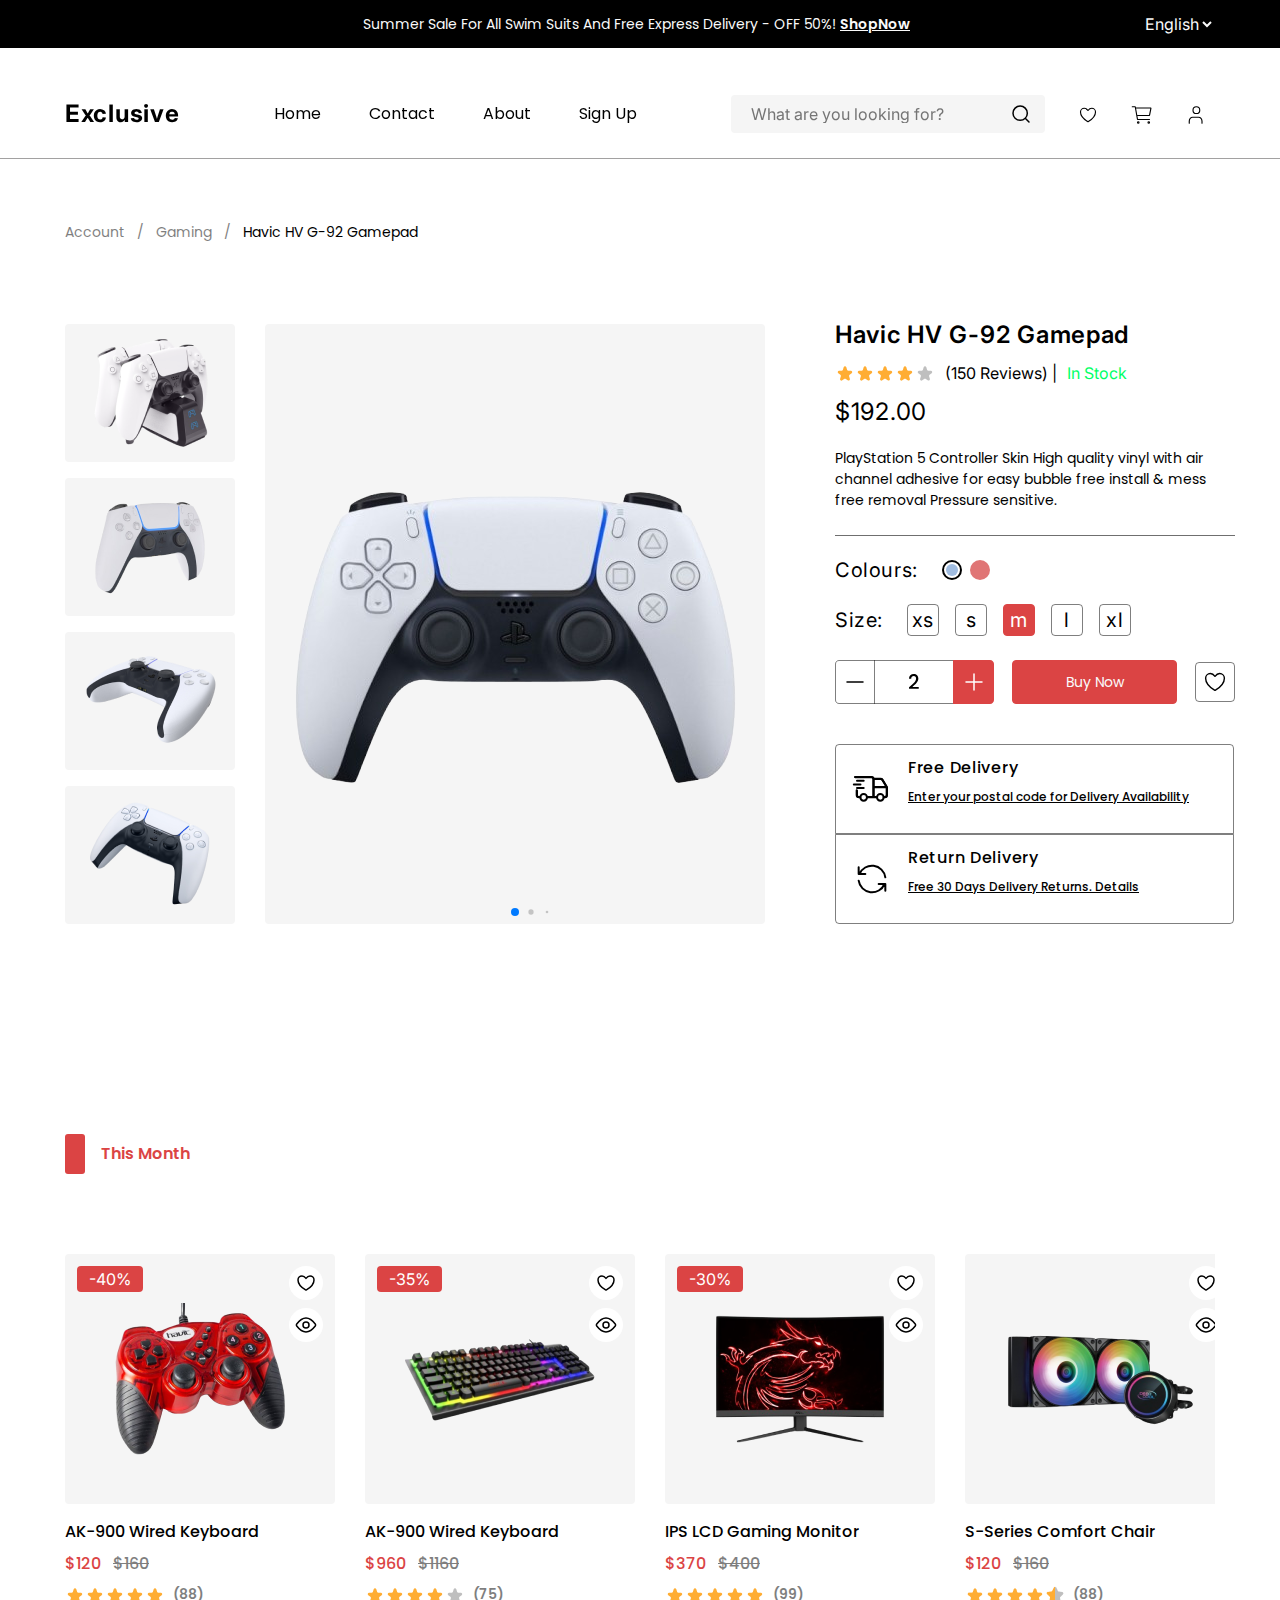
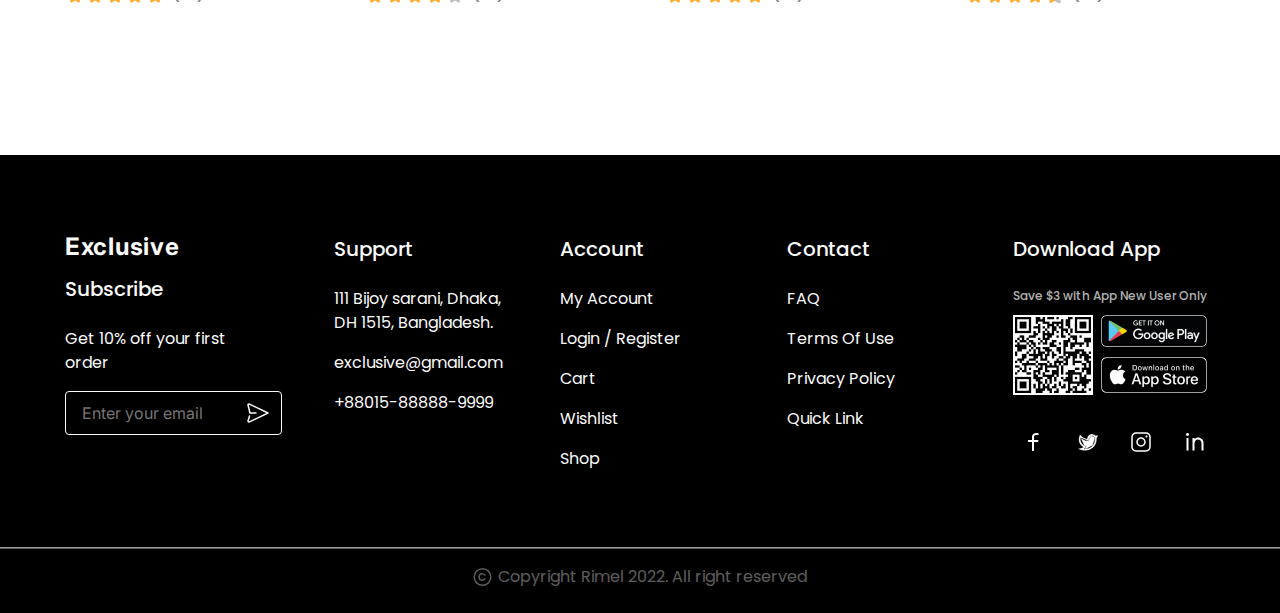
<file: pages/praduct/index.html>
<!DOCTYPE html>
<html lang="en">

<head>
    <meta charset="UTF-8">
    <meta name="viewport" content="width=device-width, initial-scale=1.0">
    <!-- Link Swiper's CSS -->
    <link rel="stylesheet" href="https://cdn.jsdelivr.net/npm/swiper@11/swiper-bundle.min.css" />
    <!-- main css -->
    <link rel="stylesheet" href="../../css/style.min.css" />
    <title>ECOMMERCE-SITE</title>
</head>

<body>
    <!-- -------- Header  start  ------- -->
    <header>
        <section id="header__top">
            <div class="container">
                <div class="header__top--titl">
                    <p class="header__top--titl-p">
                        <span>Summer Sale For All Swim Suits And Free Express Delivery - OFF 50%!</span>
                        <a href="#">ShopNow</a>
                    </p>
                    <select name="select" id="select1" class="header__top--titl--select">
                        <option value="English">English</option>
                        <option value="UZ">UZ</option>
                        <option value="=RU">RU</option>
                    </select>
                </div>
            </div>
        </section>
        <section id="header__botton">
            <nav>
                <div class="container">
                    <div class="header__botton--wrapper">
                        <h1>Exclusive</h1>
                        <ul class="header__botton--wrapper--titl">
                            <li class="header__botton--wrapper--titl--list">
                                <a href="../../index.html" class="header__botton--wrapper--titl--list-link">Home</a>
                            </li>
                            <li class="header__botton--wrapper--titl--list">
                                <a href="#" class="header__botton--wrapper--titl--list-link">Contact</a>
                            </li>
                            <li class="header__botton--wrapper--titl--list">
                                <a href="#" class="header__botton--wrapper--titl--list-link">About</a>
                            </li>
                            <li class="header__botton--wrapper--titl--list">
                                <a href="../../pages/sigin-up-page/"
                                    class="header__botton--wrapper--titl--list-link">Sign Up</a>
                            </li>
                        </ul>
                        <div class="header__botton--wrapper--right">
                            <div class="header__botton--wrapper--right--input">
                                <input type="email" placeholder="What are you looking for?">
                                <svg xmlns="http://www.w3.org/2000/svg" width="24" height="24" viewBox="0 0 24 24"
                                    fill="none">
                                    <path
                                        d="M20 20L16.2223 16.2156M18.3158 11.1579C18.3158 13.0563 17.5617 14.8769 16.2193 16.2193C14.8769 17.5617 13.0563 18.3158 11.1579 18.3158C9.2595 18.3158 7.43886 17.5617 6.0965 16.2193C4.75413 14.8769 4 13.0563 4 11.1579C4 9.2595 4.75413 7.43886 6.0965 6.0965C7.43886 4.75413 9.2595 4 11.1579 4C13.0563 4 14.8769 4.75413 16.2193 6.0965C17.5617 7.43886 18.3158 9.2595 18.3158 11.1579V11.1579Z"
                                        stroke="black" stroke-width="1.5" stroke-linecap="round" />
                                </svg>
                            </div>
                            <div class="header__botton--wrapper--right--icons">
                                <div class="header__botton--wrapper--right--icons--icon1">
                                    <a href="../wishlist-page/">
                                        <svg xmlns="http://www.w3.org/2000/svg" width="24" height="24"
                                            viewBox="0 0 32 32" fill="none">
                                            <path
                                                d="M11 7C8.239 7 6 9.216 6 11.95C6 14.157 6.875 19.395 15.488 24.69C15.6423 24.7839 15.8194 24.8335 16 24.8335C16.1806 24.8335 16.3577 24.7839 16.512 24.69C25.125 19.395 26 14.157 26 11.95C26 9.216 23.761 7 21 7C18.239 7 16 10 16 10C16 10 13.761 7 11 7Z"
                                                stroke="black" stroke-width="1.5" stroke-linecap="round"
                                                stroke-linejoin="round" />
                                        </svg>
                                    </a>
                                </div>
                                <div class="header__botton--wrapper--right--icons--icon2">
                                    <a href="../cart-page/">
                                        <svg xmlns="http://www.w3.org/2000/svg" width="24" height="24"
                                            viewBox="0 0 32 32" fill="none">
                                            <path
                                                d="M11 27C11.5523 27 12 26.5523 12 26C12 25.4477 11.5523 25 11 25C10.4477 25 10 25.4477 10 26C10 26.5523 10.4477 27 11 27Z"
                                                stroke="black" stroke-width="1.5" stroke-linecap="round"
                                                stroke-linejoin="round" />
                                            <path
                                                d="M25 27C25.5523 27 26 26.5523 26 26C26 25.4477 25.5523 25 25 25C24.4477 25 24 25.4477 24 26C24 26.5523 24.4477 27 25 27Z"
                                                stroke="black" stroke-width="1.5" stroke-linecap="round"
                                                stroke-linejoin="round" />
                                            <path d="M3 5H7L10 22H26" stroke="black" stroke-width="1.5"
                                                stroke-linecap="round" stroke-linejoin="round" />
                                            <path
                                                d="M10 16.6667H25.59C25.7056 16.6667 25.8177 16.6267 25.9072 16.5535C25.9966 16.4802 26.0579 16.3782 26.0806 16.2648L27.8806 7.26479C27.8951 7.19222 27.8934 7.11733 27.8755 7.04552C27.8575 6.97371 27.8239 6.90678 27.7769 6.84956C27.73 6.79234 27.6709 6.74625 27.604 6.71462C27.5371 6.68299 27.464 6.66661 27.39 6.66666H8"
                                                stroke="black" stroke-width="1.5" stroke-linecap="round"
                                                stroke-linejoin="round" />
                                        </svg>
                                    </a>
                                </div>
                                <div class="header__botton--wrapper--right--icons--icon3">
                                    <a href="../accaunt/">
                                        <svg xmlns="http://www.w3.org/2000/svg" width="24" height="24"
                                            viewBox="0 0 32 32" fill="none">
                                            <path
                                                d="M24 27V24.3333C24 22.9188 23.5224 21.5623 22.6722 20.5621C21.8221 19.5619 20.669 19 19.4667 19H11.5333C10.331 19 9.17795 19.5619 8.32778 20.5621C7.47762 21.5623 7 22.9188 7 24.3333V27"
                                                stroke="black" stroke-width="1.5" stroke-linecap="round"
                                                stroke-linejoin="round" />
                                            <path
                                                d="M16.5 14C18.9853 14 21 11.9853 21 9.5C21 7.01472 18.9853 5 16.5 5C14.0147 5 12 7.01472 12 9.5C12 11.9853 14.0147 14 16.5 14Z"
                                                stroke="black" stroke-width="1.5" stroke-linecap="round"
                                                stroke-linejoin="round" />
                                        </svg>
                                    </a>
                                    <ul class="header__botton--wrapper--right--icons--icon3--titil">
                                        <li class="header__botton--wrapper--right--icons--icon3--titil--list">
                                            <svg xmlns="http://www.w3.org/2000/svg" width="32" height="32"
                                                viewBox="0 0 32 32" fill="none">
                                                <path
                                                    d="M24 27V24.3333C24 22.9188 23.5224 21.5623 22.6722 20.5621C21.8221 19.5619 20.669 19 19.4667 19H11.5333C10.331 19 9.17795 19.5619 8.32778 20.5621C7.47762 21.5623 7 22.9188 7 24.3333V27"
                                                    stroke="#FAFAFA" stroke-width="1.5" stroke-linecap="round"
                                                    stroke-linejoin="round" />
                                                <path
                                                    d="M16.5 14C18.9853 14 21 11.9853 21 9.5C21 7.01472 18.9853 5 16.5 5C14.0147 5 12 7.01472 12 9.5C12 11.9853 14.0147 14 16.5 14Z"
                                                    stroke="#FAFAFA" stroke-width="1.5" stroke-linecap="round"
                                                    stroke-linejoin="round" />
                                            </svg>
                                            <a href="../accaunt/">Manage My Account</a>
                                        </li>
                                        <li class="header__botton--wrapper--right--icons--icon3--titil--list">
                                            <svg xmlns="http://www.w3.org/2000/svg" width="24" height="24"
                                                viewBox="0 0 20 22" fill="none">
                                                <path
                                                    d="M1 5.3V19.5C1 19.7652 1.10536 20.0196 1.29289 20.2071C1.48043 20.3946 1.73478 20.5 2 20.5H18C18.2652 20.5 18.5196 20.3946 18.7071 20.2071C18.8946 20.0196 19 19.7652 19 19.5V5.3H1Z"
                                                    stroke="#FAFAFA" stroke-width="1.5" stroke-linejoin="round" />
                                                <path
                                                    d="M19 5.3L16.1665 1.5H3.8335L1 5.3M13.7775 8.6C13.7775 10.699 12.0865 12.4 10 12.4C7.9135 12.4 6.222 10.699 6.222 8.6"
                                                    stroke="#FAFAFA" stroke-width="1.5" stroke-linecap="round"
                                                    stroke-linejoin="round" />
                                            </svg>
                                            <a href="#">My Order</a>
                                        </li>
                                        <li class="header__botton--wrapper--right--icons--icon3--titil--list">
                                            <svg xmlns="http://www.w3.org/2000/svg" width="24" height="24"
                                                viewBox="0 0 24 24" fill="none">
                                                <g clip-path="url(#clip0_2410_393)">
                                                    <path d="M8 16L12 12M16 8L11.9992 12M11.9992 12L8 8M12 12L16 16"
                                                        stroke="#FAFAFA" stroke-width="1.5" stroke-linecap="round"
                                                        stroke-linejoin="round" />
                                                    <circle cx="12" cy="12" r="11.25" stroke="white"
                                                        stroke-width="1.5" />
                                                </g>
                                                <defs>
                                                    <clipPath id="clip0_2410_393">
                                                        <rect width="24" height="24" fill="white" />
                                                    </clipPath>
                                                </defs>
                                            </svg>
                                            <a href="#">My Cancellations</a>
                                        </li>
                                        <li class="header__botton--wrapper--right--icons--icon3--titil--list">
                                            <svg xmlns="http://www.w3.org/2000/svg" width="24" height="24"
                                                viewBox="0 0 24 24" fill="none">
                                                <path
                                                    d="M19.8284 9.93621C20.4517 9.93621 20.7176 10.7286 20.2205 11.1046L16.8905 13.6234C16.1688 14.1693 15.8661 15.1087 16.1334 15.9732L17.3864 20.0261C17.5735 20.6312 16.8729 21.1193 16.3701 20.7341L13.3075 18.3879C12.536 17.7969 11.464 17.7969 10.6925 18.3879L7.61357 20.7466C7.11152 21.1312 6.41161 20.645 6.59677 20.0403L7.83243 16.0046C8.09532 15.146 7.79694 14.2145 7.08413 13.6684L3.73432 11.1022C3.24111 10.7244 3.50831 9.93621 4.12961 9.93621H8.12744C9.07024 9.93621 9.90305 9.32198 10.1815 8.42125L11.379 4.5479C11.5678 3.93721 12.4322 3.93722 12.621 4.5479L13.8185 8.42124C14.0969 9.32198 14.9298 9.93621 15.8726 9.93621H19.8284Z"
                                                    stroke="#FAFAFA" stroke-width="1.5" />
                                            </svg>
                                            <a href="#">My Reviews</a>
                                        </li>
                                        <li class="header__botton--wrapper--right--icons--icon3--titil--list">
                                            <svg xmlns="http://www.w3.org/2000/svg" width="24" height="24"
                                                viewBox="0 0 24 24" fill="none">
                                                <path
                                                    d="M4 12H13.5M6 15L3 12L6 9M11 7V6C11 5.46957 11.2107 4.96086 11.5858 4.58579C11.9609 4.21071 12.4696 4 13 4H18C18.5304 4 19.0391 4.21071 19.4142 4.58579C19.7893 4.96086 20 5.46957 20 6V18C20 18.5304 19.7893 19.0391 19.4142 19.4142C19.0391 19.7893 18.5304 20 18 20H13C12.4696 20 11.9609 19.7893 11.5858 19.4142C11.2107 19.0391 11 18.5304 11 18V17"
                                                    stroke="#FAFAFA" stroke-width="1.5" stroke-linecap="round"
                                                    stroke-linejoin="round" />
                                            </svg>
                                            <a href="#">Logout</a>
                                        </li>
                                    </ul>
                                </div>
                            </div>
                        </div>
                    </div>
                </div>
            </nav>
        </section>
    </header>
    <!-- -------- Header end  ------- -->
    <!-- main start -->
    <main>
        <!-- Section intro start -->
        <section id="cart__intro">
            <div class="container">
                <div class="cart__intro--wrapper">
                    <div class="cart__intro--wrapper--top">
                        <p>
                            <a href="../accaunt/">Account</a>
                            <span>/</span>
                        </p>
                        <p>
                            <a href="../accaunt/">Gaming</a>
                            <span>/</span>
                        </p>
                        <h4>
                            <a href="./index.html">Havic HV G-92 Gamepad</a>
                        </h4>
                    </div>
                </div>
            </div>
        </section>
        <!-- Section  intro end -->
        <!-- Section praduct main start -->
        <section id="praduct__main">
            <div class="container">
                <div class="praduct__main--wrapper">
                    <div class="praduct__main--wrapper--left">
                        <ul class="praduct__main--wrapper--left--itim">
                            <li class="praduct__main--wrapper--left--itim--list">
                                <img src="../../assets/imegs/praduct-img1.png" alt="img">
                            </li>
                            <li class="praduct__main--wrapper--left--itim--list">
                                <img src="../../assets/imegs/praduct-img2.png" alt="img">
                            </li>
                            <li class="praduct__main--wrapper--left--itim--list">
                                <img src="../../assets/imegs/praduct-img3.png" alt="img">
                            </li>
                            <li class="praduct__main--wrapper--left--itim--list">
                                <img src="../../assets/imegs/praduct-img4.png" alt="img">
                            </li>
                        </ul>
                    </div>
                    <div class="praduct__main--wrapper--main">
                        <!-- Swiper -->
                        <div class="swiper mySwiper">
                            <div class="swiper-wrapper">
                                <div class="swiper-slide">
                                    <img src="../../assets/imegs/praduct-img6.png" alt="img">
                                </div>
                                <div class="swiper-slide">
                                    <img src="../../assets/imegs/praduct-img6.png" alt="img">
                                </div>
                                <div class="swiper-slide">
                                    <img src="../../assets/imegs/praduct-img6.png" alt="img">
                                </div>
                                <div class="swiper-slide">
                                    <img src="../../assets/imegs/praduct-img6.png" alt="img">
                                </div>
                            </div>
                            <div class="swiper-pagination"></div>
                        </div>
                    </div>
                    <div class="praduct__main--wrapper--right">
                        <h2>Havic HV G-92 Gamepad</h2>
                        <p>
                            <img src="../../assets/imegs/star-4.svg" alt="star">
                            <span>(150 Reviews) | </span>
                            <span>In Stock</span>
                        </p>
                        <h3>$192.00</h3>
                        <article>
                            PlayStation 5 Controller Skin High quality vinyl with air channel adhesive for easy
                            bubble free install & mess free removal Pressure sensitive.
                        </article>
                        <h4>
                            <span>Colours:</span>
                            <img src="../../assets/imegs/praduct-icon1.svg" alt="icon">
                        </h4>
                        <h4>
                            <span>Size:</span>
                            <div>
                                <span>xs</span>
                                <span>s</span>
                                <span class="activ">m</span>
                                <span>l</span>
                                <span>xl</span>
                            </div>
                        </h4>
                        <div class="praduct__main--wrapper--right--card1">
                            <svg width="159" height="44" viewBox="0 0 159 44" fill="none"
                                xmlns="http://www.w3.org/2000/svg">
                                <path d="M0.5 4C0.5 2.067 2.067 0.5 4 0.5H39.5V43.5H4C2.067 43.5 0.5 41.933 0.5 40V4Z"
                                    stroke="black" stroke-opacity="0.5" />
                                <path d="M28 22H12" stroke="black" stroke-width="1.5" stroke-linecap="round" />
                                <path d="M39 1H119V-1H39V1ZM119 43H39V45H119V43Z" fill="black" fill-opacity="0.5"
                                    mask="url(#path-4-inside-1_287_5109)" />
                                <path
                                    d="M75.46 25.9C76.74 24.7933 77.7467 23.8867 78.48 23.18C79.2267 22.46 79.8467 21.7133 80.34 20.94C80.8333 20.1667 81.08 19.3933 81.08 18.62C81.08 17.82 80.8867 17.1933 80.5 16.74C80.1267 16.2867 79.5333 16.06 78.72 16.06C77.9333 16.06 77.32 16.3133 76.88 16.82C76.4533 17.3133 76.2267 17.98 76.2 18.82H74C74.04 17.3 74.4933 16.14 75.36 15.34C76.24 14.5267 77.3533 14.12 78.7 14.12C80.1533 14.12 81.2867 14.52 82.1 15.32C82.9267 16.12 83.34 17.1867 83.34 18.52C83.34 19.48 83.0933 20.4067 82.6 21.3C82.12 22.18 81.54 22.9733 80.86 23.68C80.1933 24.3733 79.34 25.18 78.3 26.1L77.4 26.9H83.74V28.8H74.02V27.14L75.46 25.9Z"
                                    fill="black" />
                                <path d="M118 0H155C157.209 0 159 1.79086 159 4V40C159 42.2091 157.209 44 155 44H118V0Z"
                                    fill="#DB4444" />
                                <path d="M139 30V22M139 22V14M139 22H147M139 22H131" stroke="white" stroke-width="1.5"
                                    stroke-linecap="round" />
                            </svg>
                            <button>Buy Now</button>
                            <span>
                                <svg xmlns="http://www.w3.org/2000/svg" width="32" height="32" viewBox="0 0 32 32"
                                    fill="none">
                                    <path
                                        d="M11 7C8.239 7 6 9.216 6 11.95C6 14.157 6.875 19.395 15.488 24.69C15.6423 24.7839 15.8194 24.8335 16 24.8335C16.1806 24.8335 16.3577 24.7839 16.512 24.69C25.125 19.395 26 14.157 26 11.95C26 9.216 23.761 7 21 7C18.239 7 16 10 16 10C16 10 13.761 7 11 7Z"
                                        stroke="black" stroke-width="1.5" stroke-linecap="round"
                                        stroke-linejoin="round" />
                                </svg>
                            </span>
                        </div>
                        <div class="praduct__main--wrapper--right--card2">
                            <svg xmlns="http://www.w3.org/2000/svg" width="40" height="40" viewBox="0 0 40 40"
                                fill="none">
                                <g clip-path="url(#clip0_261_4843)">
                                    <path
                                        d="M11.6663 31.6667C13.5073 31.6667 14.9997 30.1743 14.9997 28.3333C14.9997 26.4924 13.5073 25 11.6663 25C9.82539 25 8.33301 26.4924 8.33301 28.3333C8.33301 30.1743 9.82539 31.6667 11.6663 31.6667Z"
                                        stroke="black" stroke-width="2" stroke-linecap="round"
                                        stroke-linejoin="round" />
                                    <path
                                        d="M28.3333 31.6667C30.1743 31.6667 31.6667 30.1743 31.6667 28.3333C31.6667 26.4924 30.1743 25 28.3333 25C26.4924 25 25 26.4924 25 28.3333C25 30.1743 26.4924 31.6667 28.3333 31.6667Z"
                                        stroke="black" stroke-width="2" stroke-linecap="round"
                                        stroke-linejoin="round" />
                                    <path
                                        d="M8.33301 28.3335H6.99967C5.8951 28.3335 4.99967 27.4381 4.99967 26.3335V21.6668M3.33301 8.3335H19.6663C20.7709 8.3335 21.6663 9.22893 21.6663 10.3335V28.3335M14.9997 28.3335H24.9997M31.6663 28.3335H32.9997C34.1042 28.3335 34.9997 27.4381 34.9997 26.3335V18.3335M34.9997 18.3335H21.6663M34.9997 18.3335L30.5823 10.9712C30.2208 10.3688 29.5698 10.0002 28.8673 10.0002H21.6663"
                                        stroke="black" stroke-width="2" stroke-linecap="round"
                                        stroke-linejoin="round" />
                                    <path
                                        d="M8 28H6.66667C5.5621 28 4.66667 27.1046 4.66667 26V21.3333M3 8H19.3333C20.4379 8 21.3333 8.89543 21.3333 10V28M15 28H24.6667M32 28H32.6667C33.7712 28 34.6667 27.1046 34.6667 26V18M34.6667 18H21.3333M34.6667 18L30.2493 10.6377C29.8878 10.0353 29.2368 9.66667 28.5343 9.66667H21.3333"
                                        stroke="black" stroke-width="2" stroke-linecap="round"
                                        stroke-linejoin="round" />
                                    <path d="M5 11.8182H11.6667" stroke="black" stroke-width="2" stroke-linecap="round"
                                        stroke-linejoin="round" />
                                    <path d="M1.81836 15.4545H8.48503" stroke="black" stroke-width="2"
                                        stroke-linecap="round" stroke-linejoin="round" />
                                    <path d="M5 19.0909H11.6667" stroke="black" stroke-width="2" stroke-linecap="round"
                                        stroke-linejoin="round" />
                                </g>
                                <defs>
                                    <clipPath id="clip0_261_4843">
                                        <rect width="40" height="40" fill="white" />
                                    </clipPath>
                                </defs>
                            </svg>
                            <div>
                                <h3>Free Delivery</h3>
                                <p>Enter your postal code for Delivery Availability</p>
                            </div>
                        </div>
                        <div class="praduct__main--wrapper--right--card3">
                            <svg xmlns="http://www.w3.org/2000/svg" width="40" height="40" viewBox="0 0 40 40"
                                fill="none">
                                <g clip-path="url(#clip0_261_4865)">
                                    <path
                                        d="M33.3337 18.3334C32.9261 15.4004 31.5654 12.6828 29.4614 10.5992C27.3573 8.51557 24.6266 7.18155 21.6898 6.80261C18.753 6.42366 15.773 7.02082 13.209 8.5021C10.645 9.98337 8.63907 12.2666 7.50033 15M6.66699 8.33335V15H13.3337"
                                        stroke="black" stroke-width="2" stroke-linecap="round"
                                        stroke-linejoin="round" />
                                    <path
                                        d="M6.66699 21.6667C7.07459 24.5997 8.43521 27.3173 10.5393 29.4009C12.6433 31.4845 15.3741 32.8185 18.3109 33.1974C21.2477 33.5764 24.2276 32.9792 26.7917 31.4979C29.3557 30.0167 31.3616 27.7335 32.5003 25M33.3337 31.6667V25H26.667"
                                        stroke="black" stroke-width="2" stroke-linecap="round"
                                        stroke-linejoin="round" />
                                </g>
                                <defs>
                                    <clipPath id="clip0_261_4865">
                                        <rect width="40" height="40" fill="white" />
                                    </clipPath>
                                </defs>
                            </svg>
                            <div>
                                <h3>Return Delivery</h3>
                                <p>Free 30 Days Delivery Returns. Details</p>
                            </div>
                        </div>
                    </div>
                </div>
            </div>
        </section>
        <!-- Section praduct main start -->
        <!-- Sectoion This Month start -->
        <section id="month">
            <div class="container">
                <div class="month__wrapper">
                    <div class="month__wrapper--top">
                        <div class="month__wrapper--top--titil">
                            <p>
                                <span></span>
                                This Month
                            </p>
                            <!-- <h1>
                                Best Selling Products
                            </h1> -->
                        </div>
                        <!-- <div class="month__wrapper--top--button">
                            <a href="#"><button>View All</button></a>
                        </div> -->
                    </div>
                    <div class="today__wrapper--cards">
                        <div class="today__wrapper--cards--card">
                            <div class="today__wrapper--cards--card--top">
                                <p>-40%</p> 
                                <img src="../../assets/imegs/today-img1.png" alt="img">
                                <span class="today__wrapper--cards--card--top--spen1">
                                    <svg xmlns="http://www.w3.org/2000/svg" width="24" height="24" viewBox="0 0 24 24"
                                        fill="none">
                                        <path
                                            d="M8 5C5.7912 5 4 6.73964 4 8.88594C4 10.6185 4.7 14.7305 11.5904 18.8873C11.7138 18.961 11.8555 19 12 19C12.1445 19 12.2862 18.961 12.4096 18.8873C19.3 14.7305 20 10.6185 20 8.88594C20 6.73964 18.2088 5 16 5C13.7912 5 12 7.35511 12 7.35511C12 7.35511 10.2088 5 8 5Z"
                                            stroke="black" stroke-width="1.5" stroke-linecap="round"
                                            stroke-linejoin="round" />
                                    </svg>
                                </span>
                                <span class="today__wrapper--cards--card--top--spen2">
                                    <svg xmlns="http://www.w3.org/2000/svg" width="22" height="16" viewBox="0 0 22 16"
                                        fill="none">
                                        <path
                                            d="M20.257 6.962C20.731 7.582 20.731 8.419 20.257 9.038C18.764 10.987 15.182 15 11 15C6.81801 15 3.23601 10.987 1.74301 9.038C1.51239 8.74113 1.38721 8.37592 1.38721 8C1.38721 7.62408 1.51239 7.25887 1.74301 6.962C3.23601 5.013 6.81801 1 11 1C15.182 1 18.764 5.013 20.257 6.962V6.962Z"
                                            stroke="black" stroke-width="1.5" stroke-linecap="round"
                                            stroke-linejoin="round" />
                                        <path
                                            d="M11 11C12.6569 11 14 9.65685 14 8C14 6.34315 12.6569 5 11 5C9.34315 5 8 6.34315 8 8C8 9.65685 9.34315 11 11 11Z"
                                            stroke="black" stroke-width="1.5" stroke-linecap="round"
                                            stroke-linejoin="round" />
                                    </svg>
                                </span>
                            </div>
                            <a href="#"><button class="today__wrapper--cards--card--btn">Add To Cart</button></a>
                            <div class="today__wrapper--cards--card--botton">
                                <h2>AK-900 Wired Keyboard</h2>
                                <h3 class="today__wrapper--cards--card--botton--h3">
                                    <span class="today__wrapper--cards--card--botton--h3--span1">$120</span>
                                    <span class="today__wrapper--cards--card--botton--h3--span2">$160</span>
                                </h3>
                                <p class="today__wrapper--cards--card--botton--p">
                                    <img src="../../assets/imegs/Five-star.svg" alt="star">
                                    <span class="today__wrapper--cards--card--botton--p--span">(88)</span>
                                </p>
                            </div>
                        </div>
                        <div class="today__wrapper--cards--card">
                            <div class="today__wrapper--cards--card--top">
                                 <p>-35%</p>
                                <img src="../../assets/imegs/today-img2.png" alt="img">
                                <span class="today__wrapper--cards--card--top--spen1">
                                    <svg xmlns="http://www.w3.org/2000/svg" width="24" height="24" viewBox="0 0 24 24"
                                        fill="none">
                                        <path
                                            d="M8 5C5.7912 5 4 6.73964 4 8.88594C4 10.6185 4.7 14.7305 11.5904 18.8873C11.7138 18.961 11.8555 19 12 19C12.1445 19 12.2862 18.961 12.4096 18.8873C19.3 14.7305 20 10.6185 20 8.88594C20 6.73964 18.2088 5 16 5C13.7912 5 12 7.35511 12 7.35511C12 7.35511 10.2088 5 8 5Z"
                                            stroke="black" stroke-width="1.5" stroke-linecap="round"
                                            stroke-linejoin="round" />
                                    </svg>
                                </span>
                                <span class="today__wrapper--cards--card--top--spen2">
                                    <svg xmlns="http://www.w3.org/2000/svg" width="22" height="16" viewBox="0 0 22 16"
                                        fill="none">
                                        <path
                                            d="M20.257 6.962C20.731 7.582 20.731 8.419 20.257 9.038C18.764 10.987 15.182 15 11 15C6.81801 15 3.23601 10.987 1.74301 9.038C1.51239 8.74113 1.38721 8.37592 1.38721 8C1.38721 7.62408 1.51239 7.25887 1.74301 6.962C3.23601 5.013 6.81801 1 11 1C15.182 1 18.764 5.013 20.257 6.962V6.962Z"
                                            stroke="black" stroke-width="1.5" stroke-linecap="round"
                                            stroke-linejoin="round" />
                                        <path
                                            d="M11 11C12.6569 11 14 9.65685 14 8C14 6.34315 12.6569 5 11 5C9.34315 5 8 6.34315 8 8C8 9.65685 9.34315 11 11 11Z"
                                            stroke="black" stroke-width="1.5" stroke-linecap="round"
                                            stroke-linejoin="round" />
                                    </svg>
                                </span>
                            </div>
                            <a href="#"><button class="today__wrapper--cards--card--btn">Add To Cart</button></a>
                            <div class="today__wrapper--cards--card--botton">
                                <h2>AK-900 Wired Keyboard</h2>
                                <h3 class="today__wrapper--cards--card--botton--h3">
                                    <span class="today__wrapper--cards--card--botton--h3--span1">$960</span>
                                    <span class="today__wrapper--cards--card--botton--h3--span2">$1160</span>
                                </h3>
                                <p class="today__wrapper--cards--card--botton--p">
                                    <img src="../../assets/imegs/star-4.svg" alt="star">
                                    <span class="today__wrapper--cards--card--botton--p--span">(75)</span>
                                </p>
                            </div>
                        </div>
                        <div class="today__wrapper--cards--card">
                            <div class="today__wrapper--cards--card--top">
                                <p>-30%</p> 
                                <img src="../../assets/imegs/today-img3.png" alt="img">
                                <span class="today__wrapper--cards--card--top--spen1">
                                    <svg xmlns="http://www.w3.org/2000/svg" width="24" height="24" viewBox="0 0 24 24"
                                        fill="none">
                                        <path
                                            d="M8 5C5.7912 5 4 6.73964 4 8.88594C4 10.6185 4.7 14.7305 11.5904 18.8873C11.7138 18.961 11.8555 19 12 19C12.1445 19 12.2862 18.961 12.4096 18.8873C19.3 14.7305 20 10.6185 20 8.88594C20 6.73964 18.2088 5 16 5C13.7912 5 12 7.35511 12 7.35511C12 7.35511 10.2088 5 8 5Z"
                                            stroke="black" stroke-width="1.5" stroke-linecap="round"
                                            stroke-linejoin="round" />
                                    </svg>
                                </span>
                                <span class="today__wrapper--cards--card--top--spen2">
                                    <svg xmlns="http://www.w3.org/2000/svg" width="22" height="16" viewBox="0 0 22 16"
                                        fill="none">
                                        <path
                                            d="M20.257 6.962C20.731 7.582 20.731 8.419 20.257 9.038C18.764 10.987 15.182 15 11 15C6.81801 15 3.23601 10.987 1.74301 9.038C1.51239 8.74113 1.38721 8.37592 1.38721 8C1.38721 7.62408 1.51239 7.25887 1.74301 6.962C3.23601 5.013 6.81801 1 11 1C15.182 1 18.764 5.013 20.257 6.962V6.962Z"
                                            stroke="black" stroke-width="1.5" stroke-linecap="round"
                                            stroke-linejoin="round" />
                                        <path
                                            d="M11 11C12.6569 11 14 9.65685 14 8C14 6.34315 12.6569 5 11 5C9.34315 5 8 6.34315 8 8C8 9.65685 9.34315 11 11 11Z"
                                            stroke="black" stroke-width="1.5" stroke-linecap="round"
                                            stroke-linejoin="round" />
                                    </svg>
                                </span>
                            </div>
                            <a href="#"><button class="today__wrapper--cards--card--btn">Add To Cart</button></a>
                            <div class="today__wrapper--cards--card--botton">
                                <h2>IPS LCD Gaming Monitor</h2>
                                <h3 class="today__wrapper--cards--card--botton--h3">
                                    <span class="today__wrapper--cards--card--botton--h3--span1">$370</span>
                                    <span class="today__wrapper--cards--card--botton--h3--span2">$400</span>
                                </h3>
                                <p class="today__wrapper--cards--card--botton--p">
                                    <img src="../../assets/imegs/Five-star.svg" alt="star">
                                    <span class="today__wrapper--cards--card--botton--p--span">(99)</span>
                                </p>
                            </div>
                        </div>
                        <div class="today__wrapper--cards--card">
                            <div class="today__wrapper--cards--card--top">
                                <!-- <p>-25%</p> -->
                                <img src="../../assets/imegs/section-month-img3.png" alt="img">
                                <span class="today__wrapper--cards--card--top--spen1">
                                    <svg xmlns="http://www.w3.org/2000/svg" width="24" height="24" viewBox="0 0 24 24"
                                        fill="none">
                                        <path
                                            d="M8 5C5.7912 5 4 6.73964 4 8.88594C4 10.6185 4.7 14.7305 11.5904 18.8873C11.7138 18.961 11.8555 19 12 19C12.1445 19 12.2862 18.961 12.4096 18.8873C19.3 14.7305 20 10.6185 20 8.88594C20 6.73964 18.2088 5 16 5C13.7912 5 12 7.35511 12 7.35511C12 7.35511 10.2088 5 8 5Z"
                                            stroke="black" stroke-width="1.5" stroke-linecap="round"
                                            stroke-linejoin="round" />
                                    </svg>
                                </span>
                                <span class="today__wrapper--cards--card--top--spen2">
                                    <svg xmlns="http://www.w3.org/2000/svg" width="22" height="16" viewBox="0 0 22 16"
                                        fill="none">
                                        <path
                                            d="M20.257 6.962C20.731 7.582 20.731 8.419 20.257 9.038C18.764 10.987 15.182 15 11 15C6.81801 15 3.23601 10.987 1.74301 9.038C1.51239 8.74113 1.38721 8.37592 1.38721 8C1.38721 7.62408 1.51239 7.25887 1.74301 6.962C3.23601 5.013 6.81801 1 11 1C15.182 1 18.764 5.013 20.257 6.962V6.962Z"
                                            stroke="black" stroke-width="1.5" stroke-linecap="round"
                                            stroke-linejoin="round" />
                                        <path
                                            d="M11 11C12.6569 11 14 9.65685 14 8C14 6.34315 12.6569 5 11 5C9.34315 5 8 6.34315 8 8C8 9.65685 9.34315 11 11 11Z"
                                            stroke="black" stroke-width="1.5" stroke-linecap="round"
                                            stroke-linejoin="round" />
                                    </svg>
                                </span>
                            </div>
                            <a href="#"><button class="today__wrapper--cards--card--btn">Add To Cart</button></a>
                            <div class="today__wrapper--cards--card--botton">
                                <h2>S-Series Comfort Chair </h2>
                                <h3 class="today__wrapper--cards--card--botton--h3">
                                    <span class="today__wrapper--cards--card--botton--h3--span1">$120</span>
                                    <span class="today__wrapper--cards--card--botton--h3--span2">$160</span>
                                </h3>
                                <p class="today__wrapper--cards--card--botton--p">
                                    <img src="../../assets/imegs/star-3.png" alt="star">
                                    <span class="today__wrapper--cards--card--botton--p--span">(88)</span>
                                </p>
                            </div>
                        </div>
                        <div class="today__wrapper--cards--card">
                            <div class="today__wrapper--cards--card--top">
                                <!-- <p>-25%</p> -->
                                <img src="../../assets/imegs/section-month-img1.png" alt="img">
                                <span class="today__wrapper--cards--card--top--spen1">
                                    <svg xmlns="http://www.w3.org/2000/svg" width="24" height="24" viewBox="0 0 24 24"
                                        fill="none">
                                        <path
                                            d="M8 5C5.7912 5 4 6.73964 4 8.88594C4 10.6185 4.7 14.7305 11.5904 18.8873C11.7138 18.961 11.8555 19 12 19C12.1445 19 12.2862 18.961 12.4096 18.8873C19.3 14.7305 20 10.6185 20 8.88594C20 6.73964 18.2088 5 16 5C13.7912 5 12 7.35511 12 7.35511C12 7.35511 10.2088 5 8 5Z"
                                            stroke="black" stroke-width="1.5" stroke-linecap="round"
                                            stroke-linejoin="round" />
                                    </svg>
                                </span>
                                <span class="today__wrapper--cards--card--top--spen2">
                                    <svg xmlns="http://www.w3.org/2000/svg" width="22" height="16" viewBox="0 0 22 16"
                                        fill="none">
                                        <path
                                            d="M20.257 6.962C20.731 7.582 20.731 8.419 20.257 9.038C18.764 10.987 15.182 15 11 15C6.81801 15 3.23601 10.987 1.74301 9.038C1.51239 8.74113 1.38721 8.37592 1.38721 8C1.38721 7.62408 1.51239 7.25887 1.74301 6.962C3.23601 5.013 6.81801 1 11 1C15.182 1 18.764 5.013 20.257 6.962V6.962Z"
                                            stroke="black" stroke-width="1.5" stroke-linecap="round"
                                            stroke-linejoin="round" />
                                        <path
                                            d="M11 11C12.6569 11 14 9.65685 14 8C14 6.34315 12.6569 5 11 5C9.34315 5 8 6.34315 8 8C8 9.65685 9.34315 11 11 11Z"
                                            stroke="black" stroke-width="1.5" stroke-linecap="round"
                                            stroke-linejoin="round" />
                                    </svg>
                                </span>
                            </div>
                            <a href="#"><button class="today__wrapper--cards--card--btn">Add To Cart</button></a>
                            <div class="today__wrapper--cards--card--botton">
                                <h2>S-Series Comfort Chair </h2>
                                <h3 class="today__wrapper--cards--card--botton--h3">
                                    <span class="today__wrapper--cards--card--botton--h3--span1">$120</span>
                                    <span class="today__wrapper--cards--card--botton--h3--span2">$160</span>
                                </h3>
                                <p class="today__wrapper--cards--card--botton--p">
                                    <img src="../../assets/imegs/star-4.svg" alt="star">
                                    <span class="today__wrapper--cards--card--botton--p--span">(88)</span>
                                </p>
                            </div>
                        </div>
                        <div class="today__wrapper--cards--card">
                            <div class="today__wrapper--cards--card--top">
                                <!-- <p>-40%</p> -->
                                <img src="../../assets/imegs/section-month-img2.png" alt="img">
                                <span class="today__wrapper--cards--card--top--spen1">
                                    <svg xmlns="http://www.w3.org/2000/svg" width="24" height="24" viewBox="0 0 24 24"
                                        fill="none">
                                        <path
                                            d="M8 5C5.7912 5 4 6.73964 4 8.88594C4 10.6185 4.7 14.7305 11.5904 18.8873C11.7138 18.961 11.8555 19 12 19C12.1445 19 12.2862 18.961 12.4096 18.8873C19.3 14.7305 20 10.6185 20 8.88594C20 6.73964 18.2088 5 16 5C13.7912 5 12 7.35511 12 7.35511C12 7.35511 10.2088 5 8 5Z"
                                            stroke="black" stroke-width="1.5" stroke-linecap="round"
                                            stroke-linejoin="round" />
                                    </svg>
                                </span>
                                <span class="today__wrapper--cards--card--top--spen2">
                                    <svg xmlns="http://www.w3.org/2000/svg" width="22" height="16" viewBox="0 0 22 16"
                                        fill="none">
                                        <path
                                            d="M20.257 6.962C20.731 7.582 20.731 8.419 20.257 9.038C18.764 10.987 15.182 15 11 15C6.81801 15 3.23601 10.987 1.74301 9.038C1.51239 8.74113 1.38721 8.37592 1.38721 8C1.38721 7.62408 1.51239 7.25887 1.74301 6.962C3.23601 5.013 6.81801 1 11 1C15.182 1 18.764 5.013 20.257 6.962V6.962Z"
                                            stroke="black" stroke-width="1.5" stroke-linecap="round"
                                            stroke-linejoin="round" />
                                        <path
                                            d="M11 11C12.6569 11 14 9.65685 14 8C14 6.34315 12.6569 5 11 5C9.34315 5 8 6.34315 8 8C8 9.65685 9.34315 11 11 11Z"
                                            stroke="black" stroke-width="1.5" stroke-linecap="round"
                                            stroke-linejoin="round" />
                                    </svg>
                                </span>
                            </div>
                            <a href="#"><button class="today__wrapper--cards--card--btn">Add To Cart</button></a>
                            <div class="today__wrapper--cards--card--botton">
                                <h2>AK-900 Wired Keyboard</h2>
                                <h3 class="today__wrapper--cards--card--botton--h3">
                                    <span class="today__wrapper--cards--card--botton--h3--span1">$120</span>
                                    <span class="today__wrapper--cards--card--botton--h3--span2">$160</span>
                                </h3>
                                <p class="today__wrapper--cards--card--botton--p">
                                    <img src="../../assets/imegs/Five-star.svg" alt="star">
                                    <span class="today__wrapper--cards--card--botton--p--span">(88)</span>
                                </p>
                            </div>
                        </div>
                    </div>
                </div>
        </section>
        <!-- Sectoion This Month end -->
    </main>
    <!--main rend  -->
    <!-- footer start -->
    <footer>
        <div class="container">
            <div class="footer__top">
                <ul class="footer__top--titil">
                    <li class="footer__top--titil--list">
                        <h1>Exclusive</h1>
                        <h2>Subscribe</h2>
                        <p> Get 10% off your first order</p>
                        <div class="footer__top--titil--list--input">
                            <input type="email" placeholder="Enter your email">
                            <svg xmlns="http://www.w3.org/2000/svg" width="24" height="24" viewBox="0 0 24 24"
                                fill="none">
                                <path
                                    d="M9.91199 11.9998H3.99999L2.02299 4.1348C2.01033 4.0891 2.00262 4.04216 1.99999 3.9948C1.97799 3.2738 2.77199 2.7738 3.45999 3.1038L22 11.9998L3.45999 20.8958C2.77999 21.2228 1.99599 20.7368 1.99999 20.0288C2.00201 19.9655 2.01313 19.9029 2.03299 19.8428L3.49999 14.9998"
                                    stroke="#FAFAFA" stroke-width="1.5" stroke-linecap="round"
                                    stroke-linejoin="round" />
                            </svg>
                        </div>
                    </li>
                    <li class="footer__top--titil--list">
                        <h2>Support</h2>
                        <p>111 Bijoy sarani, Dhaka, <br> DH 1515, Bangladesh.</p>
                        <p>exclusive@gmail.com</p>
                        <p>+88015-88888-9999</p>
                    </li>
                    <li class="footer__top--titil--list">
                        <h2>Account</h2>
                        <p>My Account</p>
                        <p>Login / Register</p>
                        <p>Cart</p>
                        <p>Wishlist</p>
                        <p>Shop</p>
                    </li>
                    <li class="footer__top--titil--list">
                        <h2>Contact</h2>
                        <p>FAQ</p>
                        <p>Terms Of Use</p>
                        <p>Privacy Policy</p>
                        <p>Quick Link</p>
                    </li>
                    <li class="footer__top--titil--list">
                        <h2>Download App</h2>
                        <h3>Save $3 with App New User Only</h3>
                        <div class="footer__top--titil--list--wrapper">
                            <div class="footer__top--titil--list--wrapper--left">
                                <img src="../../assets/imegs/footer-img1.png" alt="QR">
                            </div>
                            <div class="footer__top--titil--list--wrapper--right">
                                <img src="../../assets/imegs/footer-img2.png" alt="img">
                                <img src="../../assets/imegs/footer-img3.png" alt="img">
                            </div>
                        </div>
                        <div class="footer__top--titil--list--logos">
                            <span>
                                <svg xmlns="http://www.w3.org/2000/svg" width="24" height="24" viewBox="0 0 24 24"
                                    fill="none">
                                    <path
                                        d="M13 10H17.5L17 12H13V21H11V12H7V10H11V8.128C11 6.345 11.186 5.698 11.534 5.046C11.875 4.40181 12.4018 3.87501 13.046 3.534C13.698 3.186 14.345 3 16.128 3C16.65 3 17.108 3.05 17.5 3.15V5H16.128C14.804 5 14.401 5.078 13.99 5.298C13.686 5.46 13.46 5.686 13.298 5.99C13.078 6.401 13 6.804 13 8.128V10Z"
                                        fill="white" />
                                </svg>
                            </span>
                            <span>
                                <svg width="23" height="24" viewBox="0 0 23 24" fill="none"
                                    xmlns="http://www.w3.org/2000/svg">
                                    <g id="Group">
                                        <path id="Vector"
                                            d="M12.905 8.84651L12.905 8.84646C12.9194 8.06035 13.2418 7.3113 13.8028 6.76049C14.3639 6.20969 15.1188 5.90116 15.905 5.90129L12.905 8.84651ZM12.905 8.84651L12.877 10.4213M12.905 8.84651L12.877 10.4213M4.75811 7.80857L4.89001 7.91846C6.76679 9.48211 8.71781 10.4182 10.7495 10.6952C10.7495 10.6952 10.7495 10.6952 10.7495 10.6952L12.3104 10.9072L4.75811 7.80857ZM4.75811 7.80857L4.72759 7.97751M4.75811 7.80857L4.72759 7.97751M4.72759 7.97751C4.42576 9.64819 4.5683 11.0709 5.1479 12.3018C5.72718 13.532 6.73827 14.5605 8.15577 15.4519L8.15579 15.452M4.72759 7.97751L8.15579 15.452M8.15579 15.452L9.90279 16.55L9.954 16.4685M8.15579 15.452L9.954 16.4685M9.954 16.4685L9.90279 16.55C9.97196 16.5934 10.0294 16.6532 10.0702 16.724C10.1109 16.7948 10.1337 16.8745 10.1365 16.9562C10.1392 17.0378 10.122 17.1189 10.0862 17.1924C10.0504 17.2658 9.99716 17.3294 9.93112 17.3775L9.93101 17.3775M9.954 16.4685L9.93101 17.3775M9.93101 17.3775L8.33901 18.5405L8.11542 18.7039M9.93101 17.3775L8.11542 18.7039M8.11542 18.7039L8.39178 18.7211M8.11542 18.7039L8.39178 18.7211M8.39178 18.7211C9.3449 18.7805 10.2529 18.7385 11.0095 18.5884L11.0096 18.5884M8.39178 18.7211L11.0096 18.5884M11.0096 18.5884C13.3886 18.1134 15.3745 16.9794 16.7652 15.2211M11.0096 18.5884L16.7652 15.2211M12.877 10.4213C12.8757 10.4918 12.8594 10.5612 12.8293 10.625C12.7993 10.6887 12.7561 10.7454 12.7026 10.7912C12.649 10.8371 12.5864 10.8712 12.5188 10.8911C12.4513 10.9111 12.3803 10.9166 12.3105 10.9072L12.877 10.4213ZM16.7652 15.2211C18.1557 13.463 18.945 11.0883 18.945 8.14229M16.7652 15.2211L18.945 8.14229M18.945 8.14229C18.945 7.99668 18.8714 7.78474 18.744 7.55722M18.945 8.14229L18.744 7.55722M18.744 7.55722C18.6142 7.32559 18.4215 7.06508 18.1673 6.82049M18.744 7.55722L18.1673 6.82049M18.1673 6.82049C17.6587 6.33088 16.8999 5.90129 15.905 5.90129L18.1673 6.82049ZM20.4978 5.53842C20.8818 5.48388 21.3285 5.34345 21.916 5.01105C21.6101 6.49526 21.4321 7.16764 20.7642 8.08336L20.745 8.10969V8.14229C20.745 11.9415 19.578 14.7567 17.8258 16.7397C16.0726 18.7238 13.7277 19.8813 11.3624 20.3532C9.74529 20.6759 7.7544 20.5728 5.99643 20.2106C5.11813 20.0296 4.30077 19.7846 3.61983 19.4974C3.03727 19.2517 2.56009 18.9775 2.22956 18.6904C2.66065 18.6482 3.4114 18.5535 4.24366 18.3598C5.24355 18.1272 6.37173 17.7494 7.20306 17.141L7.31918 17.056L7.19904 16.9768C7.15724 16.9492 7.11178 16.9196 7.06301 16.8879C6.30477 16.3938 4.74648 15.3786 3.73155 13.5166C2.66714 11.5637 2.19257 8.66295 3.91362 4.42592C5.57889 6.34347 7.2726 7.66001 8.99504 8.3668L8.99505 8.36681C9.57662 8.60536 9.94255 8.72373 10.2318 8.79141C10.4509 8.84265 10.6261 8.86463 10.8117 8.88794C10.8703 8.89529 10.93 8.90278 10.9924 8.91135L11.2872 8.95189L11.1059 8.77077C11.131 7.8414 11.4254 6.93895 11.9539 6.17331C12.4904 5.39606 13.2442 4.79434 14.1211 4.4435C14.9979 4.09265 15.9588 4.00828 16.8833 4.20093C17.8079 4.39359 18.6551 4.85471 19.3189 5.52657L19.3485 5.55658L19.3907 5.55628C19.4934 5.55556 19.5972 5.55908 19.7036 5.56269C19.9483 5.57098 20.2068 5.57974 20.4978 5.53842Z"
                                            fill="white" stroke="black" stroke-width="0.2" />
                                    </g>
                                </svg>
                            </span>
                            <span>
                                <svg xmlns="http://www.w3.org/2000/svg" width="20" height="20" viewBox="0 0 20 20"
                                    fill="none">
                                    <path
                                        d="M15 1H5C3.93913 1 2.92172 1.42143 2.17157 2.17157C1.42143 2.92172 1 3.93913 1 5V15C1 16.0609 1.42143 17.0783 2.17157 17.8284C2.92172 18.5786 3.93913 19 5 19H15C16.0609 19 17.0783 18.5786 17.8284 17.8284C18.5786 17.0783 19 16.0609 19 15V5C19 3.93913 18.5786 2.92172 17.8284 2.17157C17.0783 1.42143 16.0609 1 15 1Z"
                                        stroke="white" stroke-width="1.5" stroke-linejoin="round" />
                                    <path
                                        d="M10 14C11.0609 14 12.0783 13.5786 12.8284 12.8284C13.5786 12.0783 14 11.0609 14 10C14 8.93913 13.5786 7.92172 12.8284 7.17157C12.0783 6.42143 11.0609 6 10 6C8.93913 6 7.92172 6.42143 7.17157 7.17157C6.42143 7.92172 6 8.93913 6 10C6 11.0609 6.42143 12.0783 7.17157 12.8284C7.92172 13.5786 8.93913 14 10 14V14Z"
                                        stroke="white" stroke-width="1.5" stroke-linejoin="round" />
                                    <path
                                        d="M15.5 5.5C15.7652 5.5 16.0196 5.39464 16.2071 5.20711C16.3946 5.01957 16.5 4.76522 16.5 4.5C16.5 4.23478 16.3946 3.98043 16.2071 3.79289C16.0196 3.60536 15.7652 3.5 15.5 3.5C15.2348 3.5 14.9804 3.60536 14.7929 3.79289C14.6054 3.98043 14.5 4.23478 14.5 4.5C14.5 4.76522 14.6054 5.01957 14.7929 5.20711C14.9804 5.39464 15.2348 5.5 15.5 5.5Z"
                                        fill="white" />
                                </svg>
                            </span>
                            <span>
                                <svg xmlns="http://www.w3.org/2000/svg" width="24" height="24" viewBox="0 0 24 24"
                                    fill="none">
                                    <path
                                        d="M11.5 9.05C12.417 8.113 13.611 7.5 15 7.5C16.4587 7.5 17.8576 8.07946 18.8891 9.11091C19.9205 10.1424 20.5 11.5413 20.5 13V20.5H18.5V13C18.5 12.0717 18.1313 11.1815 17.4749 10.5251C16.8185 9.86875 15.9283 9.5 15 9.5C14.0717 9.5 13.1815 9.86875 12.5251 10.5251C11.8687 11.1815 11.5 12.0717 11.5 13V20.5H9.5V8H11.5V9.05ZM4.5 6C4.10218 6 3.72064 5.84196 3.43934 5.56066C3.15804 5.27936 3 4.89782 3 4.5C3 4.10218 3.15804 3.72064 3.43934 3.43934C3.72064 3.15804 4.10218 3 4.5 3C4.89782 3 5.27936 3.15804 5.56066 3.43934C5.84196 3.72064 6 4.10218 6 4.5C6 4.89782 5.84196 5.27936 5.56066 5.56066C5.27936 5.84196 4.89782 6 4.5 6ZM3.5 8H5.5V20.5H3.5V8Z"
                                        fill="white" />
                                </svg>
                            </span>
                        </div>
                    </li>
                </ul>
            </div>
        </div>
        <section id="footer__botton">
            <div class="footer__botton">
                <svg xmlns="http://www.w3.org/2000/svg" width="19" height="20" viewBox="0 0 19 20" fill="none">
                    <path
                        d="M9.50008 18.3333C14.1025 18.3333 17.8334 14.6023 17.8334 9.99996C17.8334 5.39759 14.1025 1.66663 9.50008 1.66663C4.89771 1.66663 1.16675 5.39759 1.16675 9.99996C1.16675 14.6023 4.89771 18.3333 9.50008 18.3333Z"
                        stroke="white" stroke-width="1.5" stroke-linecap="round" stroke-linejoin="round" />
                    <path
                        d="M12.0001 8.14811C12.0001 8.14811 10.9707 6.66663 9.25498 6.66663C7.5393 6.66663 6.16675 8.14811 6.16675 9.99996C6.16675 11.8518 7.5393 13.3333 9.25498 13.3333C10.9707 13.3333 12.0001 11.8518 12.0001 11.8518"
                        stroke="white" stroke-width="1.5" stroke-linecap="round" stroke-linejoin="round" />
                </svg>
                <a href="#">Copyright Rimel 2022. All right reserved</a>
            </div>
        </section>
    </footer>
    <!-- footer end -->
</body>
<!-- Swiper JS -->
<script src="https://cdn.jsdelivr.net/npm/swiper@11/swiper-bundle.min.js"></script>

<!-- Initialize Swiper -->
<script>
    var swiper = new Swiper(".mySwiper", {
        autoplay: true,
        pagination: {
            el: ".swiper-pagination",
            dynamicBullets: true,
        },
    });
</script>

</html>
</file>
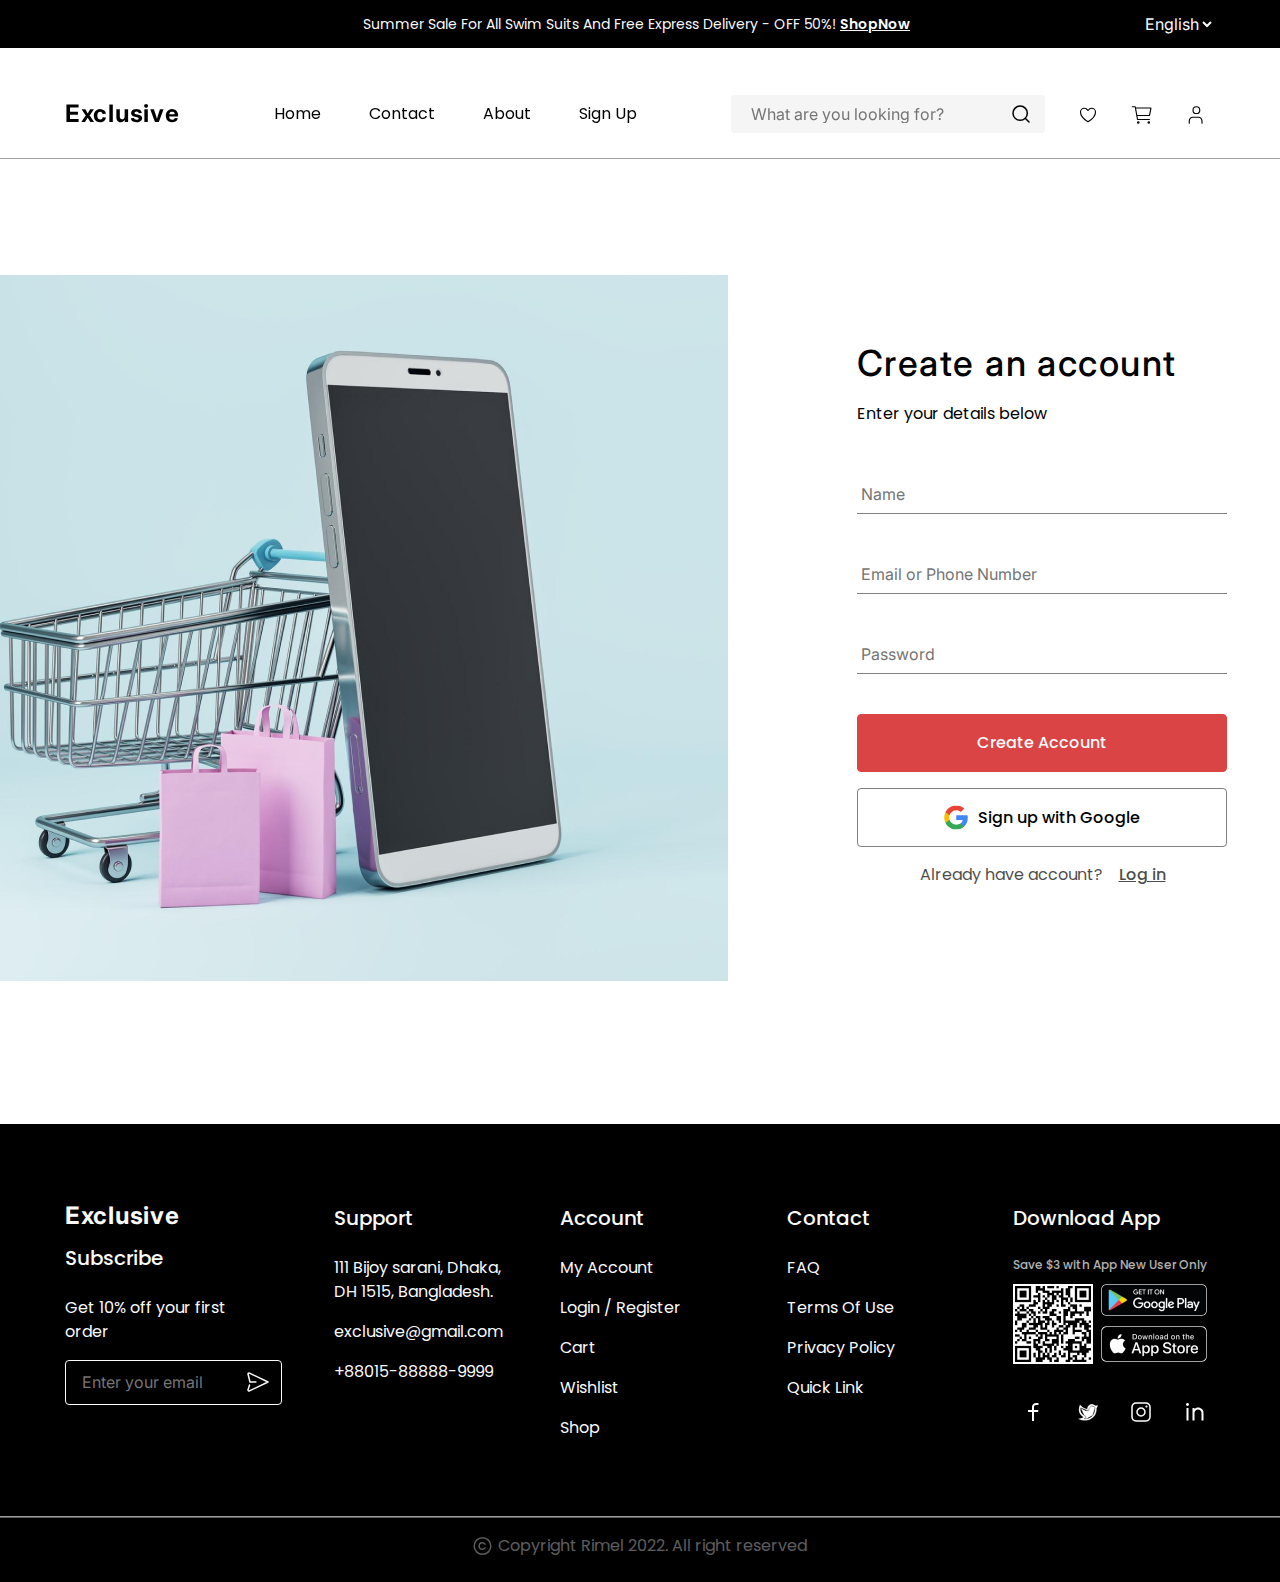
<file: pages/sigin-up-page/index.html>
<!DOCTYPE html>
<html lang="en">

<head>
    <meta charset="UTF-8">
    <meta name="viewport" content="width=device-width, initial-scale=1.0">
    <!-- main css -->
    <link rel="stylesheet" href="../../css/style.min.css" />
    <title>ECOMMERCE-SITE</title>
</head>

<body>
    <!-- -------- Header start  ------- -->
    <header>
        <section id="header__top">
            <div class="container">
                <div class="header__top--titl">
                    <p class="header__top--titl-p">
                        <span>Summer Sale For All Swim Suits And Free Express Delivery - OFF 50%!</span>
                        <a href="#">ShopNow</a>
                    </p>
                    <select name="select" id="select1" class="header__top--titl--select">
                        <option value="English">English</option>
                        <option value="UZ">UZ</option>
                        <option value="=RU">RU</option>
                    </select>
                </div>
            </div>
        </section>
        <section id="header__botton">
            <nav>
                <div class="container">
                    <div class="header__botton--wrapper">
                        <h1>Exclusive</h1>
                        <ul class="header__botton--wrapper--titl">
                            <li class="header__botton--wrapper--titl--list">
                                <a href="../../index.html" class="header__botton--wrapper--titl--list-link">Home</a>
                            </li>
                            <li class="header__botton--wrapper--titl--list">
                                <a href="#" class="header__botton--wrapper--titl--list-link">Contact</a>
                            </li>
                            <li class="header__botton--wrapper--titl--list">
                                <a href="#" class="header__botton--wrapper--titl--list-link">About</a>
                            </li>
                            <li class="header__botton--wrapper--titl--list">
                                <a href="../../pages/sigin-up-page/"
                                    class="header__botton--wrapper--titl--list-link">Sign Up</a>
                            </li>
                        </ul>
                        <div class="header__botton--wrapper--right">
                            <div class="header__botton--wrapper--right--input">
                                <input type="email" placeholder="What are you looking for?">
                                <svg xmlns="http://www.w3.org/2000/svg" width="24" height="24" viewBox="0 0 24 24"
                                    fill="none">
                                    <path
                                        d="M20 20L16.2223 16.2156M18.3158 11.1579C18.3158 13.0563 17.5617 14.8769 16.2193 16.2193C14.8769 17.5617 13.0563 18.3158 11.1579 18.3158C9.2595 18.3158 7.43886 17.5617 6.0965 16.2193C4.75413 14.8769 4 13.0563 4 11.1579C4 9.2595 4.75413 7.43886 6.0965 6.0965C7.43886 4.75413 9.2595 4 11.1579 4C13.0563 4 14.8769 4.75413 16.2193 6.0965C17.5617 7.43886 18.3158 9.2595 18.3158 11.1579V11.1579Z"
                                        stroke="black" stroke-width="1.5" stroke-linecap="round" />
                                </svg>
                            </div>
                            <div class="header__botton--wrapper--right--icons">
                                <div class="header__botton--wrapper--right--icons--icon1">
                                    <a href="../wishlist-page/">
                                        <svg xmlns="http://www.w3.org/2000/svg" width="24" height="24"
                                            viewBox="0 0 32 32" fill="none">
                                            <path
                                                d="M11 7C8.239 7 6 9.216 6 11.95C6 14.157 6.875 19.395 15.488 24.69C15.6423 24.7839 15.8194 24.8335 16 24.8335C16.1806 24.8335 16.3577 24.7839 16.512 24.69C25.125 19.395 26 14.157 26 11.95C26 9.216 23.761 7 21 7C18.239 7 16 10 16 10C16 10 13.761 7 11 7Z"
                                                stroke="black" stroke-width="1.5" stroke-linecap="round"
                                                stroke-linejoin="round" />
                                        </svg>
                                    </a>
                                </div>
                                <div class="header__botton--wrapper--right--icons--icon2">
                                    <a href="#">
                                        <svg xmlns="http://www.w3.org/2000/svg" width="24" height="24"
                                            viewBox="0 0 32 32" fill="none">
                                            <path
                                                d="M11 27C11.5523 27 12 26.5523 12 26C12 25.4477 11.5523 25 11 25C10.4477 25 10 25.4477 10 26C10 26.5523 10.4477 27 11 27Z"
                                                stroke="black" stroke-width="1.5" stroke-linecap="round"
                                                stroke-linejoin="round" />
                                            <path
                                                d="M25 27C25.5523 27 26 26.5523 26 26C26 25.4477 25.5523 25 25 25C24.4477 25 24 25.4477 24 26C24 26.5523 24.4477 27 25 27Z"
                                                stroke="black" stroke-width="1.5" stroke-linecap="round"
                                                stroke-linejoin="round" />
                                            <path d="M3 5H7L10 22H26" stroke="black" stroke-width="1.5"
                                                stroke-linecap="round" stroke-linejoin="round" />
                                            <path
                                                d="M10 16.6667H25.59C25.7056 16.6667 25.8177 16.6267 25.9072 16.5535C25.9966 16.4802 26.0579 16.3782 26.0806 16.2648L27.8806 7.26479C27.8951 7.19222 27.8934 7.11733 27.8755 7.04552C27.8575 6.97371 27.8239 6.90678 27.7769 6.84956C27.73 6.79234 27.6709 6.74625 27.604 6.71462C27.5371 6.68299 27.464 6.66661 27.39 6.66666H8"
                                                stroke="black" stroke-width="1.5" stroke-linecap="round"
                                                stroke-linejoin="round" />
                                        </svg>
                                    </a>
                                </div>
                                <div class="header__botton--wrapper--right--icons--icon3">
                                    <a href="#">
                                        <svg xmlns="http://www.w3.org/2000/svg" width="24" height="24"
                                            viewBox="0 0 32 32" fill="none">
                                            <path
                                                d="M24 27V24.3333C24 22.9188 23.5224 21.5623 22.6722 20.5621C21.8221 19.5619 20.669 19 19.4667 19H11.5333C10.331 19 9.17795 19.5619 8.32778 20.5621C7.47762 21.5623 7 22.9188 7 24.3333V27"
                                                stroke="black" stroke-width="1.5" stroke-linecap="round"
                                                stroke-linejoin="round" />
                                            <path
                                                d="M16.5 14C18.9853 14 21 11.9853 21 9.5C21 7.01472 18.9853 5 16.5 5C14.0147 5 12 7.01472 12 9.5C12 11.9853 14.0147 14 16.5 14Z"
                                                stroke="black" stroke-width="1.5" stroke-linecap="round"
                                                stroke-linejoin="round" />
                                        </svg>
                                    </a>
                                    <ul class="header__botton--wrapper--right--icons--icon3--titil">
                                        <li class="header__botton--wrapper--right--icons--icon3--titil--list">
                                            <svg xmlns="http://www.w3.org/2000/svg" width="32" height="32"
                                                viewBox="0 0 32 32" fill="none">
                                                <path
                                                    d="M24 27V24.3333C24 22.9188 23.5224 21.5623 22.6722 20.5621C21.8221 19.5619 20.669 19 19.4667 19H11.5333C10.331 19 9.17795 19.5619 8.32778 20.5621C7.47762 21.5623 7 22.9188 7 24.3333V27"
                                                    stroke="#FAFAFA" stroke-width="1.5" stroke-linecap="round"
                                                    stroke-linejoin="round" />
                                                <path
                                                    d="M16.5 14C18.9853 14 21 11.9853 21 9.5C21 7.01472 18.9853 5 16.5 5C14.0147 5 12 7.01472 12 9.5C12 11.9853 14.0147 14 16.5 14Z"
                                                    stroke="#FAFAFA" stroke-width="1.5" stroke-linecap="round"
                                                    stroke-linejoin="round" />
                                            </svg>
                                            <a href="#">Manage My Account</a>
                                        </li>
                                        <li class="header__botton--wrapper--right--icons--icon3--titil--list">
                                            <svg xmlns="http://www.w3.org/2000/svg" width="24" height="24"
                                                viewBox="0 0 20 22" fill="none">
                                                <path
                                                    d="M1 5.3V19.5C1 19.7652 1.10536 20.0196 1.29289 20.2071C1.48043 20.3946 1.73478 20.5 2 20.5H18C18.2652 20.5 18.5196 20.3946 18.7071 20.2071C18.8946 20.0196 19 19.7652 19 19.5V5.3H1Z"
                                                    stroke="#FAFAFA" stroke-width="1.5" stroke-linejoin="round" />
                                                <path
                                                    d="M19 5.3L16.1665 1.5H3.8335L1 5.3M13.7775 8.6C13.7775 10.699 12.0865 12.4 10 12.4C7.9135 12.4 6.222 10.699 6.222 8.6"
                                                    stroke="#FAFAFA" stroke-width="1.5" stroke-linecap="round"
                                                    stroke-linejoin="round" />
                                            </svg>
                                            <a href="#">My Order</a>
                                        </li>
                                        <li class="header__botton--wrapper--right--icons--icon3--titil--list">
                                            <svg xmlns="http://www.w3.org/2000/svg" width="24" height="24"
                                                viewBox="0 0 24 24" fill="none">
                                                <g clip-path="url(#clip0_2410_393)">
                                                    <path d="M8 16L12 12M16 8L11.9992 12M11.9992 12L8 8M12 12L16 16"
                                                        stroke="#FAFAFA" stroke-width="1.5" stroke-linecap="round"
                                                        stroke-linejoin="round" />
                                                    <circle cx="12" cy="12" r="11.25" stroke="white"
                                                        stroke-width="1.5" />
                                                </g>
                                                <defs>
                                                    <clipPath id="clip0_2410_393">
                                                        <rect width="24" height="24" fill="white" />
                                                    </clipPath>
                                                </defs>
                                            </svg>
                                            <a href="#">My Cancellations</a>
                                        </li>
                                        <li class="header__botton--wrapper--right--icons--icon3--titil--list">
                                            <svg xmlns="http://www.w3.org/2000/svg" width="24" height="24"
                                                viewBox="0 0 24 24" fill="none">
                                                <path
                                                    d="M19.8284 9.93621C20.4517 9.93621 20.7176 10.7286 20.2205 11.1046L16.8905 13.6234C16.1688 14.1693 15.8661 15.1087 16.1334 15.9732L17.3864 20.0261C17.5735 20.6312 16.8729 21.1193 16.3701 20.7341L13.3075 18.3879C12.536 17.7969 11.464 17.7969 10.6925 18.3879L7.61357 20.7466C7.11152 21.1312 6.41161 20.645 6.59677 20.0403L7.83243 16.0046C8.09532 15.146 7.79694 14.2145 7.08413 13.6684L3.73432 11.1022C3.24111 10.7244 3.50831 9.93621 4.12961 9.93621H8.12744C9.07024 9.93621 9.90305 9.32198 10.1815 8.42125L11.379 4.5479C11.5678 3.93721 12.4322 3.93722 12.621 4.5479L13.8185 8.42124C14.0969 9.32198 14.9298 9.93621 15.8726 9.93621H19.8284Z"
                                                    stroke="#FAFAFA" stroke-width="1.5" />
                                            </svg>
                                            <a href="#">My Reviews</a>
                                        </li>
                                        <li class="header__botton--wrapper--right--icons--icon3--titil--list">
                                            <svg xmlns="http://www.w3.org/2000/svg" width="24" height="24"
                                                viewBox="0 0 24 24" fill="none">
                                                <path
                                                    d="M4 12H13.5M6 15L3 12L6 9M11 7V6C11 5.46957 11.2107 4.96086 11.5858 4.58579C11.9609 4.21071 12.4696 4 13 4H18C18.5304 4 19.0391 4.21071 19.4142 4.58579C19.7893 4.96086 20 5.46957 20 6V18C20 18.5304 19.7893 19.0391 19.4142 19.4142C19.0391 19.7893 18.5304 20 18 20H13C12.4696 20 11.9609 19.7893 11.5858 19.4142C11.2107 19.0391 11 18.5304 11 18V17"
                                                    stroke="#FAFAFA" stroke-width="1.5" stroke-linecap="round"
                                                    stroke-linejoin="round" />
                                            </svg>
                                            <a href="#">Logout</a>
                                        </li>
                                    </ul>
                                </div>
                            </div>
                        </div>
                    </div>
                </div>
            </nav>
        </section>
    </header>
    <!-- -------- Header end  ------- -->
    <!-- main start -->
    <main>
        <!--  Sigin Up  section intro start  -->
        <section id="siginup__intro">
            <div class="container siginup--intro--wrapper">
                <div class="siginup--intro--wrapper--left">
                    <div></div>
                    <img src="../../assets/imegs/loginup-img1.jpg" alt="img">
                </div>
                <div class="siginup--intro--wrapper--right">
                    <h1>Create an account</h1>
                    <p>Enter your details below</p>
                    <form action="https://echo.htmlacademy.ru/">
                        <input type="text" name="Name" placeholder="Name">
                        <input type="email" name="email" placeholder="Email or Phone Number">
                        <input type="password" name="password" placeholder="Password">
                        <button type="submit">Create Account</button>
                        <button class="googl-btn">
                            <img src="../../assets/imegs/Icon-Google.svg" alt="Icon-Google">
                            Sign up with Google
                        </button>
                        <p>
                            <span>Already have account?</span>
                            <a href="../login-page/">Log in</a>
                        </p>
                    </form>
                </div>
            </div>
        </section>
        <!--  Sigin Up  section intro end -->
    </main>
    <!-- main end -->
    <!-- footer start -->
    <footer>
        <div class="container">
            <div class="footer__top">
                <ul class="footer__top--titil">
                    <li class="footer__top--titil--list">
                        <h1>Exclusive</h1>
                        <h2>Subscribe</h2>
                        <p> Get 10% off your first order</p>
                        <div class="footer__top--titil--list--input">
                            <input type="email" placeholder="Enter your email">
                            <svg xmlns="http://www.w3.org/2000/svg" width="24" height="24" viewBox="0 0 24 24"
                                fill="none">
                                <path
                                    d="M9.91199 11.9998H3.99999L2.02299 4.1348C2.01033 4.0891 2.00262 4.04216 1.99999 3.9948C1.97799 3.2738 2.77199 2.7738 3.45999 3.1038L22 11.9998L3.45999 20.8958C2.77999 21.2228 1.99599 20.7368 1.99999 20.0288C2.00201 19.9655 2.01313 19.9029 2.03299 19.8428L3.49999 14.9998"
                                    stroke="#FAFAFA" stroke-width="1.5" stroke-linecap="round"
                                    stroke-linejoin="round" />
                            </svg>
                        </div>
                    </li>
                    <li class="footer__top--titil--list">
                        <h2>Support</h2>
                        <p>111 Bijoy sarani, Dhaka, <br> DH 1515, Bangladesh.</p>
                        <p>exclusive@gmail.com</p>
                        <p>+88015-88888-9999</p>
                    </li>
                    <li class="footer__top--titil--list">
                        <h2>Account</h2>
                        <p>My Account</p>
                        <p>Login / Register</p>
                        <p>Cart</p>
                        <p>Wishlist</p>
                        <p>Shop</p>
                    </li>
                    <li class="footer__top--titil--list">
                        <h2>Contact</h2>
                        <p>FAQ</p>
                        <p>Terms Of Use</p>
                        <p>Privacy Policy</p>
                        <p>Quick Link</p>
                    </li>
                    <li class="footer__top--titil--list">
                        <h2>Download App</h2>
                        <h3>Save $3 with App New User Only</h3>
                        <div class="footer__top--titil--list--wrapper">
                            <div class="footer__top--titil--list--wrapper--left">
                                <img src="../../assets/imegs/footer-img1.png" alt="QR">
                            </div>
                            <div class="footer__top--titil--list--wrapper--right">
                                <img src="../../assets/imegs/footer-img2.png" alt="img">
                                <img src="../../assets/imegs/footer-img3.png" alt="img">
                            </div>
                        </div>
                        <div class="footer__top--titil--list--logos">
                            <span>
                                <svg xmlns="http://www.w3.org/2000/svg" width="24" height="24" viewBox="0 0 24 24"
                                    fill="none">
                                    <path
                                        d="M13 10H17.5L17 12H13V21H11V12H7V10H11V8.128C11 6.345 11.186 5.698 11.534 5.046C11.875 4.40181 12.4018 3.87501 13.046 3.534C13.698 3.186 14.345 3 16.128 3C16.65 3 17.108 3.05 17.5 3.15V5H16.128C14.804 5 14.401 5.078 13.99 5.298C13.686 5.46 13.46 5.686 13.298 5.99C13.078 6.401 13 6.804 13 8.128V10Z"
                                        fill="white" />
                                </svg>
                            </span>
                            <span>
                                <svg width="23" height="24" viewBox="0 0 23 24" fill="none"
                                    xmlns="http://www.w3.org/2000/svg">
                                    <g id="Group">
                                        <path id="Vector"
                                            d="M12.905 8.84651L12.905 8.84646C12.9194 8.06035 13.2418 7.3113 13.8028 6.76049C14.3639 6.20969 15.1188 5.90116 15.905 5.90129L12.905 8.84651ZM12.905 8.84651L12.877 10.4213M12.905 8.84651L12.877 10.4213M4.75811 7.80857L4.89001 7.91846C6.76679 9.48211 8.71781 10.4182 10.7495 10.6952C10.7495 10.6952 10.7495 10.6952 10.7495 10.6952L12.3104 10.9072L4.75811 7.80857ZM4.75811 7.80857L4.72759 7.97751M4.75811 7.80857L4.72759 7.97751M4.72759 7.97751C4.42576 9.64819 4.5683 11.0709 5.1479 12.3018C5.72718 13.532 6.73827 14.5605 8.15577 15.4519L8.15579 15.452M4.72759 7.97751L8.15579 15.452M8.15579 15.452L9.90279 16.55L9.954 16.4685M8.15579 15.452L9.954 16.4685M9.954 16.4685L9.90279 16.55C9.97196 16.5934 10.0294 16.6532 10.0702 16.724C10.1109 16.7948 10.1337 16.8745 10.1365 16.9562C10.1392 17.0378 10.122 17.1189 10.0862 17.1924C10.0504 17.2658 9.99716 17.3294 9.93112 17.3775L9.93101 17.3775M9.954 16.4685L9.93101 17.3775M9.93101 17.3775L8.33901 18.5405L8.11542 18.7039M9.93101 17.3775L8.11542 18.7039M8.11542 18.7039L8.39178 18.7211M8.11542 18.7039L8.39178 18.7211M8.39178 18.7211C9.3449 18.7805 10.2529 18.7385 11.0095 18.5884L11.0096 18.5884M8.39178 18.7211L11.0096 18.5884M11.0096 18.5884C13.3886 18.1134 15.3745 16.9794 16.7652 15.2211M11.0096 18.5884L16.7652 15.2211M12.877 10.4213C12.8757 10.4918 12.8594 10.5612 12.8293 10.625C12.7993 10.6887 12.7561 10.7454 12.7026 10.7912C12.649 10.8371 12.5864 10.8712 12.5188 10.8911C12.4513 10.9111 12.3803 10.9166 12.3105 10.9072L12.877 10.4213ZM16.7652 15.2211C18.1557 13.463 18.945 11.0883 18.945 8.14229M16.7652 15.2211L18.945 8.14229M18.945 8.14229C18.945 7.99668 18.8714 7.78474 18.744 7.55722M18.945 8.14229L18.744 7.55722M18.744 7.55722C18.6142 7.32559 18.4215 7.06508 18.1673 6.82049M18.744 7.55722L18.1673 6.82049M18.1673 6.82049C17.6587 6.33088 16.8999 5.90129 15.905 5.90129L18.1673 6.82049ZM20.4978 5.53842C20.8818 5.48388 21.3285 5.34345 21.916 5.01105C21.6101 6.49526 21.4321 7.16764 20.7642 8.08336L20.745 8.10969V8.14229C20.745 11.9415 19.578 14.7567 17.8258 16.7397C16.0726 18.7238 13.7277 19.8813 11.3624 20.3532C9.74529 20.6759 7.7544 20.5728 5.99643 20.2106C5.11813 20.0296 4.30077 19.7846 3.61983 19.4974C3.03727 19.2517 2.56009 18.9775 2.22956 18.6904C2.66065 18.6482 3.4114 18.5535 4.24366 18.3598C5.24355 18.1272 6.37173 17.7494 7.20306 17.141L7.31918 17.056L7.19904 16.9768C7.15724 16.9492 7.11178 16.9196 7.06301 16.8879C6.30477 16.3938 4.74648 15.3786 3.73155 13.5166C2.66714 11.5637 2.19257 8.66295 3.91362 4.42592C5.57889 6.34347 7.2726 7.66001 8.99504 8.3668L8.99505 8.36681C9.57662 8.60536 9.94255 8.72373 10.2318 8.79141C10.4509 8.84265 10.6261 8.86463 10.8117 8.88794C10.8703 8.89529 10.93 8.90278 10.9924 8.91135L11.2872 8.95189L11.1059 8.77077C11.131 7.8414 11.4254 6.93895 11.9539 6.17331C12.4904 5.39606 13.2442 4.79434 14.1211 4.4435C14.9979 4.09265 15.9588 4.00828 16.8833 4.20093C17.8079 4.39359 18.6551 4.85471 19.3189 5.52657L19.3485 5.55658L19.3907 5.55628C19.4934 5.55556 19.5972 5.55908 19.7036 5.56269C19.9483 5.57098 20.2068 5.57974 20.4978 5.53842Z"
                                            fill="white" stroke="black" stroke-width="0.2" />
                                    </g>
                                </svg>
                            </span>
                            <span>
                                <svg xmlns="http://www.w3.org/2000/svg" width="20" height="20" viewBox="0 0 20 20"
                                    fill="none">
                                    <path
                                        d="M15 1H5C3.93913 1 2.92172 1.42143 2.17157 2.17157C1.42143 2.92172 1 3.93913 1 5V15C1 16.0609 1.42143 17.0783 2.17157 17.8284C2.92172 18.5786 3.93913 19 5 19H15C16.0609 19 17.0783 18.5786 17.8284 17.8284C18.5786 17.0783 19 16.0609 19 15V5C19 3.93913 18.5786 2.92172 17.8284 2.17157C17.0783 1.42143 16.0609 1 15 1Z"
                                        stroke="white" stroke-width="1.5" stroke-linejoin="round" />
                                    <path
                                        d="M10 14C11.0609 14 12.0783 13.5786 12.8284 12.8284C13.5786 12.0783 14 11.0609 14 10C14 8.93913 13.5786 7.92172 12.8284 7.17157C12.0783 6.42143 11.0609 6 10 6C8.93913 6 7.92172 6.42143 7.17157 7.17157C6.42143 7.92172 6 8.93913 6 10C6 11.0609 6.42143 12.0783 7.17157 12.8284C7.92172 13.5786 8.93913 14 10 14V14Z"
                                        stroke="white" stroke-width="1.5" stroke-linejoin="round" />
                                    <path
                                        d="M15.5 5.5C15.7652 5.5 16.0196 5.39464 16.2071 5.20711C16.3946 5.01957 16.5 4.76522 16.5 4.5C16.5 4.23478 16.3946 3.98043 16.2071 3.79289C16.0196 3.60536 15.7652 3.5 15.5 3.5C15.2348 3.5 14.9804 3.60536 14.7929 3.79289C14.6054 3.98043 14.5 4.23478 14.5 4.5C14.5 4.76522 14.6054 5.01957 14.7929 5.20711C14.9804 5.39464 15.2348 5.5 15.5 5.5Z"
                                        fill="white" />
                                </svg>
                            </span>
                            <span>
                                <svg xmlns="http://www.w3.org/2000/svg" width="24" height="24" viewBox="0 0 24 24"
                                    fill="none">
                                    <path
                                        d="M11.5 9.05C12.417 8.113 13.611 7.5 15 7.5C16.4587 7.5 17.8576 8.07946 18.8891 9.11091C19.9205 10.1424 20.5 11.5413 20.5 13V20.5H18.5V13C18.5 12.0717 18.1313 11.1815 17.4749 10.5251C16.8185 9.86875 15.9283 9.5 15 9.5C14.0717 9.5 13.1815 9.86875 12.5251 10.5251C11.8687 11.1815 11.5 12.0717 11.5 13V20.5H9.5V8H11.5V9.05ZM4.5 6C4.10218 6 3.72064 5.84196 3.43934 5.56066C3.15804 5.27936 3 4.89782 3 4.5C3 4.10218 3.15804 3.72064 3.43934 3.43934C3.72064 3.15804 4.10218 3 4.5 3C4.89782 3 5.27936 3.15804 5.56066 3.43934C5.84196 3.72064 6 4.10218 6 4.5C6 4.89782 5.84196 5.27936 5.56066 5.56066C5.27936 5.84196 4.89782 6 4.5 6ZM3.5 8H5.5V20.5H3.5V8Z"
                                        fill="white" />
                                </svg>
                            </span>
                        </div>
                    </li>
                </ul>
            </div>
        </div>
        <section id="footer__botton">
            <div class="footer__botton">
                <svg xmlns="http://www.w3.org/2000/svg" width="19" height="20" viewBox="0 0 19 20" fill="none">
                    <path
                        d="M9.50008 18.3333C14.1025 18.3333 17.8334 14.6023 17.8334 9.99996C17.8334 5.39759 14.1025 1.66663 9.50008 1.66663C4.89771 1.66663 1.16675 5.39759 1.16675 9.99996C1.16675 14.6023 4.89771 18.3333 9.50008 18.3333Z"
                        stroke="white" stroke-width="1.5" stroke-linecap="round" stroke-linejoin="round" />
                    <path
                        d="M12.0001 8.14811C12.0001 8.14811 10.9707 6.66663 9.25498 6.66663C7.5393 6.66663 6.16675 8.14811 6.16675 9.99996C6.16675 11.8518 7.5393 13.3333 9.25498 13.3333C10.9707 13.3333 12.0001 11.8518 12.0001 11.8518"
                        stroke="white" stroke-width="1.5" stroke-linecap="round" stroke-linejoin="round" />
                </svg>
                <a href="#">Copyright Rimel 2022. All right reserved</a>
            </div>
        </section>
    </footer>
    <!-- footer end -->
</body>

</html>
</file>
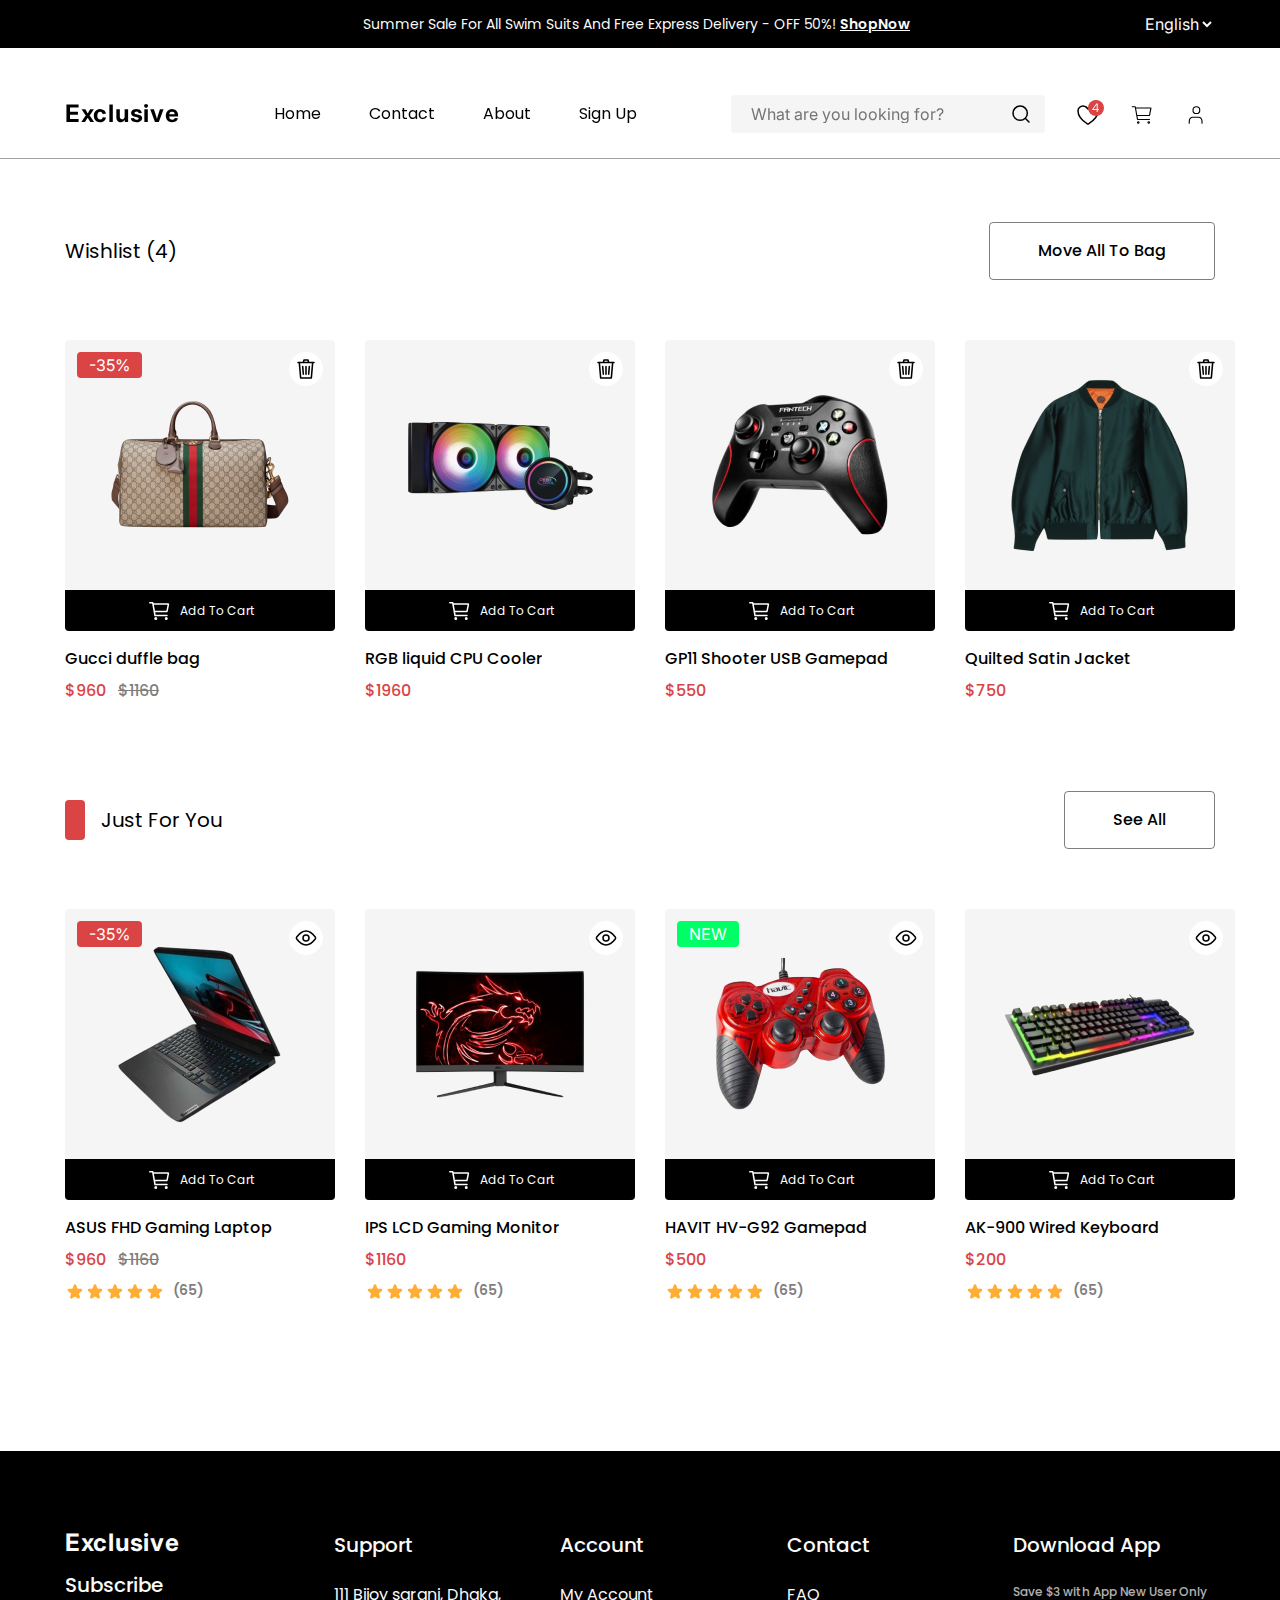
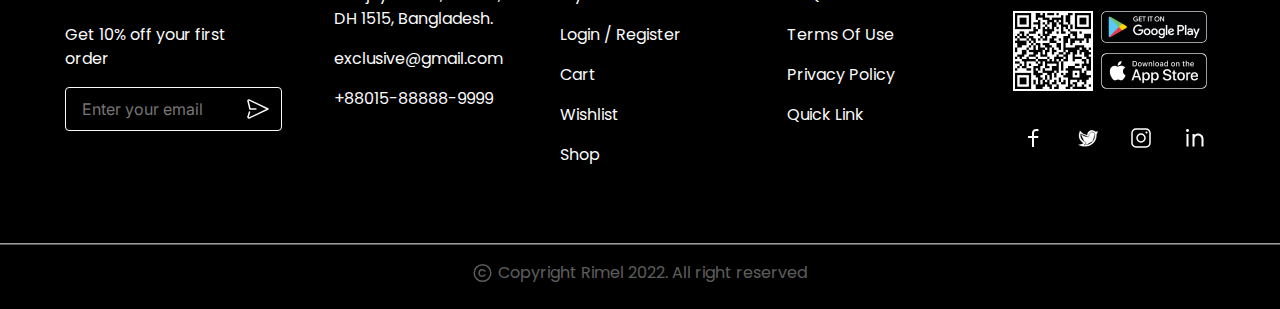
<file: pages/wishlist-page/index.html>
<!DOCTYPE html>
<html lang="en">

<head>
    <meta charset="UTF-8">
    <meta name="viewport" content="width=device-width, initial-scale=1.0">
    <!-- main css -->
    <link rel="stylesheet" href="../../css/style.min.css" />
    <title>ECOMMERCE-SITE</title>
</head>

<body>
    <!-- -------- Header start  ------- -->
    <header>
        <section id="header__top">
            <div class="container">
                <div class="header__top--titl">
                    <p class="header__top--titl-p">
                        <span>Summer Sale For All Swim Suits And Free Express Delivery - OFF 50%!</span>
                        <a href="#">ShopNow</a>
                    </p>
                    <select name="select" id="select1" class="header__top--titl--select">
                        <option value="English">English</option>
                        <option value="UZ">UZ</option>
                        <option value="=RU">RU</option>
                    </select>
                </div>
            </div>
        </section>
        <section id="header__botton">
            <nav>
                <div class="container">
                    <div class="header__botton--wrapper">
                        <h1>Exclusive</h1>
                        <ul class="header__botton--wrapper--titl">
                            <li class="header__botton--wrapper--titl--list">
                                <a href="../../index.html" class="header__botton--wrapper--titl--list-link">Home</a>
                            </li>
                            <li class="header__botton--wrapper--titl--list">
                                <a href="#" class="header__botton--wrapper--titl--list-link">Contact</a>
                            </li>
                            <li class="header__botton--wrapper--titl--list">
                                <a href="#" class="header__botton--wrapper--titl--list-link">About</a>
                            </li>
                            <li class="header__botton--wrapper--titl--list">
                                <a href="../../pages/sigin-up-page/"
                                    class="header__botton--wrapper--titl--list-link">Sign Up</a>
                            </li>
                        </ul>
                        <div class="header__botton--wrapper--right">
                            <div class="header__botton--wrapper--right--input">
                                <input type="email" placeholder="What are you looking for?">
                                <svg xmlns="http://www.w3.org/2000/svg" width="24" height="24" viewBox="0 0 24 24"
                                    fill="none">
                                    <path
                                        d="M20 20L16.2223 16.2156M18.3158 11.1579C18.3158 13.0563 17.5617 14.8769 16.2193 16.2193C14.8769 17.5617 13.0563 18.3158 11.1579 18.3158C9.2595 18.3158 7.43886 17.5617 6.0965 16.2193C4.75413 14.8769 4 13.0563 4 11.1579C4 9.2595 4.75413 7.43886 6.0965 6.0965C7.43886 4.75413 9.2595 4 11.1579 4C13.0563 4 14.8769 4.75413 16.2193 6.0965C17.5617 7.43886 18.3158 9.2595 18.3158 11.1579V11.1579Z"
                                        stroke="black" stroke-width="1.5" stroke-linecap="round" />
                                </svg>
                            </div>
                            <div class="header__botton--wrapper--right--icons">
                                <div class="header__botton--wrapper--right--icons--icon1">
                                    <a href="./index.html">
                                        <svg width="32" height="32" viewBox="0 0 32 32" fill="none"
                                            xmlns="http://www.w3.org/2000/svg">
                                            <path
                                                d="M11 7C8.239 7 6 9.23669 6 11.9962C6 14.2238 6.875 19.5107 15.488 24.8551C15.6423 24.9499 15.8194 25 16 25C16.1806 25 16.3577 24.9499 16.512 24.8551C25.125 19.5107 26 14.2238 26 11.9962C26 9.23669 23.761 7 21 7C18.239 7 16 10.028 16 10.028C16 10.028 13.761 7 11 7Z"
                                                stroke="black" stroke-width="1.5" stroke-linecap="round"
                                                stroke-linejoin="round" />
                                            <circle cx="24" cy="9" r="8" fill="#DB4444" />
                                            <path
                                                d="M20.2066 11.068V10.24L24.4186 4.408H25.7266V10.12H26.9266V11.068H25.7266V13H24.6466V11.068H20.2066ZM24.6946 5.548L21.4666 10.12H24.6946V5.548Z"
                                                fill="#FAFAFA" />
                                        </svg>
                                    </a>
                                </div>
                                <div class="header__botton--wrapper--right--icons--icon2">
                                    <a href="../cart-page/">
                                        <svg xmlns="http://www.w3.org/2000/svg" width="24" height="24"
                                            viewBox="0 0 32 32" fill="none">
                                            <path
                                                d="M11 27C11.5523 27 12 26.5523 12 26C12 25.4477 11.5523 25 11 25C10.4477 25 10 25.4477 10 26C10 26.5523 10.4477 27 11 27Z"
                                                stroke="black" stroke-width="1.5" stroke-linecap="round"
                                                stroke-linejoin="round" />
                                            <path
                                                d="M25 27C25.5523 27 26 26.5523 26 26C26 25.4477 25.5523 25 25 25C24.4477 25 24 25.4477 24 26C24 26.5523 24.4477 27 25 27Z"
                                                stroke="black" stroke-width="1.5" stroke-linecap="round"
                                                stroke-linejoin="round" />
                                            <path d="M3 5H7L10 22H26" stroke="black" stroke-width="1.5"
                                                stroke-linecap="round" stroke-linejoin="round" />
                                            <path
                                                d="M10 16.6667H25.59C25.7056 16.6667 25.8177 16.6267 25.9072 16.5535C25.9966 16.4802 26.0579 16.3782 26.0806 16.2648L27.8806 7.26479C27.8951 7.19222 27.8934 7.11733 27.8755 7.04552C27.8575 6.97371 27.8239 6.90678 27.7769 6.84956C27.73 6.79234 27.6709 6.74625 27.604 6.71462C27.5371 6.68299 27.464 6.66661 27.39 6.66666H8"
                                                stroke="black" stroke-width="1.5" stroke-linecap="round"
                                                stroke-linejoin="round" />
                                        </svg>
                                    </a>
                                </div>
                                <div class="header__botton--wrapper--right--icons--icon3">
                                    <a href="../accaunt/">
                                        <svg xmlns="http://www.w3.org/2000/svg" width="24" height="24"
                                            viewBox="0 0 32 32" fill="none">
                                            <path
                                                d="M24 27V24.3333C24 22.9188 23.5224 21.5623 22.6722 20.5621C21.8221 19.5619 20.669 19 19.4667 19H11.5333C10.331 19 9.17795 19.5619 8.32778 20.5621C7.47762 21.5623 7 22.9188 7 24.3333V27"
                                                stroke="black" stroke-width="1.5" stroke-linecap="round"
                                                stroke-linejoin="round" />
                                            <path
                                                d="M16.5 14C18.9853 14 21 11.9853 21 9.5C21 7.01472 18.9853 5 16.5 5C14.0147 5 12 7.01472 12 9.5C12 11.9853 14.0147 14 16.5 14Z"
                                                stroke="black" stroke-width="1.5" stroke-linecap="round"
                                                stroke-linejoin="round" />
                                        </svg>
                                    </a>
                                    <ul class="header__botton--wrapper--right--icons--icon3--titil">
                                        <li class="header__botton--wrapper--right--icons--icon3--titil--list">
                                            <svg xmlns="http://www.w3.org/2000/svg" width="32" height="32"
                                                viewBox="0 0 32 32" fill="none">
                                                <path
                                                    d="M24 27V24.3333C24 22.9188 23.5224 21.5623 22.6722 20.5621C21.8221 19.5619 20.669 19 19.4667 19H11.5333C10.331 19 9.17795 19.5619 8.32778 20.5621C7.47762 21.5623 7 22.9188 7 24.3333V27"
                                                    stroke="#FAFAFA" stroke-width="1.5" stroke-linecap="round"
                                                    stroke-linejoin="round" />
                                                <path
                                                    d="M16.5 14C18.9853 14 21 11.9853 21 9.5C21 7.01472 18.9853 5 16.5 5C14.0147 5 12 7.01472 12 9.5C12 11.9853 14.0147 14 16.5 14Z"
                                                    stroke="#FAFAFA" stroke-width="1.5" stroke-linecap="round"
                                                    stroke-linejoin="round" />
                                            </svg>
                                            <a href="../accaunt/">Manage My Account</a>
                                        </li>
                                        <li class="header__botton--wrapper--right--icons--icon3--titil--list">
                                            <svg xmlns="http://www.w3.org/2000/svg" width="24" height="24"
                                                viewBox="0 0 20 22" fill="none">
                                                <path
                                                    d="M1 5.3V19.5C1 19.7652 1.10536 20.0196 1.29289 20.2071C1.48043 20.3946 1.73478 20.5 2 20.5H18C18.2652 20.5 18.5196 20.3946 18.7071 20.2071C18.8946 20.0196 19 19.7652 19 19.5V5.3H1Z"
                                                    stroke="#FAFAFA" stroke-width="1.5" stroke-linejoin="round" />
                                                <path
                                                    d="M19 5.3L16.1665 1.5H3.8335L1 5.3M13.7775 8.6C13.7775 10.699 12.0865 12.4 10 12.4C7.9135 12.4 6.222 10.699 6.222 8.6"
                                                    stroke="#FAFAFA" stroke-width="1.5" stroke-linecap="round"
                                                    stroke-linejoin="round" />
                                            </svg>
                                            <a href="#">My Order</a>
                                        </li>
                                        <li class="header__botton--wrapper--right--icons--icon3--titil--list">
                                            <svg xmlns="http://www.w3.org/2000/svg" width="24" height="24"
                                                viewBox="0 0 24 24" fill="none">
                                                <g clip-path="url(#clip0_2410_393)">
                                                    <path d="M8 16L12 12M16 8L11.9992 12M11.9992 12L8 8M12 12L16 16"
                                                        stroke="#FAFAFA" stroke-width="1.5" stroke-linecap="round"
                                                        stroke-linejoin="round" />
                                                    <circle cx="12" cy="12" r="11.25" stroke="white"
                                                        stroke-width="1.5" />
                                                </g>
                                                <defs>
                                                    <clipPath id="clip0_2410_393">
                                                        <rect width="24" height="24" fill="white" />
                                                    </clipPath>
                                                </defs>
                                            </svg>
                                            <a href="#">My Cancellations</a>
                                        </li>
                                        <li class="header__botton--wrapper--right--icons--icon3--titil--list">
                                            <svg xmlns="http://www.w3.org/2000/svg" width="24" height="24"
                                                viewBox="0 0 24 24" fill="none">
                                                <path
                                                    d="M19.8284 9.93621C20.4517 9.93621 20.7176 10.7286 20.2205 11.1046L16.8905 13.6234C16.1688 14.1693 15.8661 15.1087 16.1334 15.9732L17.3864 20.0261C17.5735 20.6312 16.8729 21.1193 16.3701 20.7341L13.3075 18.3879C12.536 17.7969 11.464 17.7969 10.6925 18.3879L7.61357 20.7466C7.11152 21.1312 6.41161 20.645 6.59677 20.0403L7.83243 16.0046C8.09532 15.146 7.79694 14.2145 7.08413 13.6684L3.73432 11.1022C3.24111 10.7244 3.50831 9.93621 4.12961 9.93621H8.12744C9.07024 9.93621 9.90305 9.32198 10.1815 8.42125L11.379 4.5479C11.5678 3.93721 12.4322 3.93722 12.621 4.5479L13.8185 8.42124C14.0969 9.32198 14.9298 9.93621 15.8726 9.93621H19.8284Z"
                                                    stroke="#FAFAFA" stroke-width="1.5" />
                                            </svg>
                                            <a href="#">My Reviews</a>
                                        </li>
                                        <li class="header__botton--wrapper--right--icons--icon3--titil--list">
                                            <svg xmlns="http://www.w3.org/2000/svg" width="24" height="24"
                                                viewBox="0 0 24 24" fill="none">
                                                <path
                                                    d="M4 12H13.5M6 15L3 12L6 9M11 7V6C11 5.46957 11.2107 4.96086 11.5858 4.58579C11.9609 4.21071 12.4696 4 13 4H18C18.5304 4 19.0391 4.21071 19.4142 4.58579C19.7893 4.96086 20 5.46957 20 6V18C20 18.5304 19.7893 19.0391 19.4142 19.4142C19.0391 19.7893 18.5304 20 18 20H13C12.4696 20 11.9609 19.7893 11.5858 19.4142C11.2107 19.0391 11 18.5304 11 18V17"
                                                    stroke="#FAFAFA" stroke-width="1.5" stroke-linecap="round"
                                                    stroke-linejoin="round" />
                                            </svg>
                                            <a href="#">Logout</a>
                                        </li>
                                    </ul>
                                </div>
                            </div>
                        </div>
                    </div>
                </div>
            </nav>
        </section>
    </header>
    <!-- -------- Header end  ------- -->
    <!-- main start -->
    <main>
        <section id="wishlist__intro">
            <div class="container">
                <div class="wishlist__intro--wrapper">
                    <div class="wishlist__intro--wrapper--top">
                        <div class="wishlist__intro--wrapper--top--titil">
                            <p>Wishlist (4)</p>
                            <button>Move All To Bag</button>
                        </div>
                        <div class="wishlist__intro--wrapper--top--cards">
                            <div class="wishlist__intro--wrapper--top--cards--card">
                                <div class="wishlist__intro--wrapper--top--cards--card--top">
                                    <p>-35%</p>
                                    <img src="../../assets/imegs/section-month-img2.png" alt="img">
                                    <span class="wishlist__intro--wrapper--top--cards--card--top--spen1">
                                        <svg xmlns="http://www.w3.org/2000/svg" width="24" height="24"
                                            viewBox="0 0 24 24" fill="none">
                                            <path
                                                d="M20 5.57143H5.33333L6.66667 21H17.3333L18.6667 5.57143H4M12 9.42857V17.1429M15.3333 9.42857L14.6667 17.1429M8.66667 9.42857L9.33333 17.1429M9.33333 5.57143L10 3H14L14.6667 5.57143"
                                                stroke="black" stroke-width="1.56" stroke-linecap="round"
                                                stroke-linejoin="round" />
                                        </svg>
                                    </span>
                                </div>
                                <a href="../cart-page/"><button class="wishlist__intro--wrapper--top--cards--card--btn">
                                        <svg xmlns="http://www.w3.org/2000/svg" width="25" height="24"
                                            viewBox="0 0 25 24" fill="none">
                                            <path
                                                d="M8.75 20.25C9.16421 20.25 9.5 19.9142 9.5 19.5C9.5 19.0858 9.16421 18.75 8.75 18.75C8.33579 18.75 8 19.0858 8 19.5C8 19.9142 8.33579 20.25 8.75 20.25Z"
                                                stroke="white" stroke-width="1.5" stroke-linecap="round"
                                                stroke-linejoin="round" />
                                            <path
                                                d="M19.25 20.25C19.6642 20.25 20 19.9142 20 19.5C20 19.0858 19.6642 18.75 19.25 18.75C18.8358 18.75 18.5 19.0858 18.5 19.5C18.5 19.9142 18.8358 20.25 19.25 20.25Z"
                                                stroke="white" stroke-width="1.5" stroke-linecap="round"
                                                stroke-linejoin="round" />
                                            <path d="M2.75 3.75H5.75L8 16.5H20" stroke="white" stroke-width="1.5"
                                                stroke-linecap="round" stroke-linejoin="round" />
                                            <path
                                                d="M8 12.5H19.6925C19.7792 12.5001 19.8633 12.4701 19.9304 12.4151C19.9975 12.3601 20.0434 12.2836 20.0605 12.1986L21.4105 5.44859C21.4214 5.39417 21.42 5.338 21.4066 5.28414C21.3931 5.23029 21.3679 5.18009 21.3327 5.13717C21.2975 5.09426 21.2532 5.05969 21.203 5.03597C21.1528 5.01225 21.098 4.99996 21.0425 5H6.5"
                                                stroke="white" stroke-width="1.5" stroke-linecap="round"
                                                stroke-linejoin="round" />
                                        </svg>
                                        Add To Cart
                                    </button></a>
                                <div class="wishlist__intro--wrapper--top--cards--card--botton">
                                    <h2>Gucci duffle bag</h2>
                                    <h3 class="wishlist__intro--wrapper--top--cards--card--botton--h3">
                                        <span
                                            class="wishlist__intro--wrapper--top--cards--card--botton--h3--span1">$960</span>
                                        <span
                                            class="wishlist__intro--wrapper--top--cards--card--botton--h3--span2">$1160</span>
                                    </h3>
                                    <!-- <p class="wishlist__intro--wrapper--top--cards--card--botton--p">
                                        <img src="../../assets/imegs/Five-star.svg" alt="star">
                                        <span class="wishlist__intro--wrapper--top--cards--card--botton--p--span">(88)</span>
                                    </p> -->
                                </div>
                            </div>
                            <div class="wishlist__intro--wrapper--top--cards--card">
                                <div class="wishlist__intro--wrapper--top--cards--card--top">
                                    <!-- <p>-35%</p> -->
                                    <img src="../../assets/imegs/section-month-img3.png" alt="img">
                                    <span class="wishlist__intro--wrapper--top--cards--card--top--spen1">
                                        <svg xmlns="http://www.w3.org/2000/svg" width="24" height="24"
                                            viewBox="0 0 24 24" fill="none">
                                            <path
                                                d="M20 5.57143H5.33333L6.66667 21H17.3333L18.6667 5.57143H4M12 9.42857V17.1429M15.3333 9.42857L14.6667 17.1429M8.66667 9.42857L9.33333 17.1429M9.33333 5.57143L10 3H14L14.6667 5.57143"
                                                stroke="black" stroke-width="1.56" stroke-linecap="round"
                                                stroke-linejoin="round" />
                                        </svg>
                                    </span>
                                </div>
                                <a href="../cart-page/"><button class="wishlist__intro--wrapper--top--cards--card--btn">
                                        <svg xmlns="http://www.w3.org/2000/svg" width="25" height="24"
                                            viewBox="0 0 25 24" fill="none">
                                            <path
                                                d="M8.75 20.25C9.16421 20.25 9.5 19.9142 9.5 19.5C9.5 19.0858 9.16421 18.75 8.75 18.75C8.33579 18.75 8 19.0858 8 19.5C8 19.9142 8.33579 20.25 8.75 20.25Z"
                                                stroke="white" stroke-width="1.5" stroke-linecap="round"
                                                stroke-linejoin="round" />
                                            <path
                                                d="M19.25 20.25C19.6642 20.25 20 19.9142 20 19.5C20 19.0858 19.6642 18.75 19.25 18.75C18.8358 18.75 18.5 19.0858 18.5 19.5C18.5 19.9142 18.8358 20.25 19.25 20.25Z"
                                                stroke="white" stroke-width="1.5" stroke-linecap="round"
                                                stroke-linejoin="round" />
                                            <path d="M2.75 3.75H5.75L8 16.5H20" stroke="white" stroke-width="1.5"
                                                stroke-linecap="round" stroke-linejoin="round" />
                                            <path
                                                d="M8 12.5H19.6925C19.7792 12.5001 19.8633 12.4701 19.9304 12.4151C19.9975 12.3601 20.0434 12.2836 20.0605 12.1986L21.4105 5.44859C21.4214 5.39417 21.42 5.338 21.4066 5.28414C21.3931 5.23029 21.3679 5.18009 21.3327 5.13717C21.2975 5.09426 21.2532 5.05969 21.203 5.03597C21.1528 5.01225 21.098 4.99996 21.0425 5H6.5"
                                                stroke="white" stroke-width="1.5" stroke-linecap="round"
                                                stroke-linejoin="round" />
                                        </svg>
                                        Add To Cart
                                    </button></a>
                                <div class="wishlist__intro--wrapper--top--cards--card--botton">
                                    <h2>RGB liquid CPU Cooler</h2>
                                    <h3 class="wishlist__intro--wrapper--top--cards--card--botton--h3">
                                        <span
                                            class="wishlist__intro--wrapper--top--cards--card--botton--h3--span1">$1960</span>
                                    </h3>
                                </div>
                            </div>
                            <div class="wishlist__intro--wrapper--top--cards--card">
                                <div class="wishlist__intro--wrapper--top--cards--card--top">
                                    <img src="../../assets/imegs/section-product-img7.png" alt="img">
                                    <span class="wishlist__intro--wrapper--top--cards--card--top--spen1">
                                        <svg xmlns="http://www.w3.org/2000/svg" width="24" height="24"
                                            viewBox="0 0 24 24" fill="none">
                                            <path
                                                d="M20 5.57143H5.33333L6.66667 21H17.3333L18.6667 5.57143H4M12 9.42857V17.1429M15.3333 9.42857L14.6667 17.1429M8.66667 9.42857L9.33333 17.1429M9.33333 5.57143L10 3H14L14.6667 5.57143"
                                                stroke="black" stroke-width="1.56" stroke-linecap="round"
                                                stroke-linejoin="round" />
                                        </svg>
                                    </span>
                                </div>
                                <a href="../cart-page/"><button class="wishlist__intro--wrapper--top--cards--card--btn">
                                        <svg xmlns="http://www.w3.org/2000/svg" width="25" height="24"
                                            viewBox="0 0 25 24" fill="none">
                                            <path
                                                d="M8.75 20.25C9.16421 20.25 9.5 19.9142 9.5 19.5C9.5 19.0858 9.16421 18.75 8.75 18.75C8.33579 18.75 8 19.0858 8 19.5C8 19.9142 8.33579 20.25 8.75 20.25Z"
                                                stroke="white" stroke-width="1.5" stroke-linecap="round"
                                                stroke-linejoin="round" />
                                            <path
                                                d="M19.25 20.25C19.6642 20.25 20 19.9142 20 19.5C20 19.0858 19.6642 18.75 19.25 18.75C18.8358 18.75 18.5 19.0858 18.5 19.5C18.5 19.9142 18.8358 20.25 19.25 20.25Z"
                                                stroke="white" stroke-width="1.5" stroke-linecap="round"
                                                stroke-linejoin="round" />
                                            <path d="M2.75 3.75H5.75L8 16.5H20" stroke="white" stroke-width="1.5"
                                                stroke-linecap="round" stroke-linejoin="round" />
                                            <path
                                                d="M8 12.5H19.6925C19.7792 12.5001 19.8633 12.4701 19.9304 12.4151C19.9975 12.3601 20.0434 12.2836 20.0605 12.1986L21.4105 5.44859C21.4214 5.39417 21.42 5.338 21.4066 5.28414C21.3931 5.23029 21.3679 5.18009 21.3327 5.13717C21.2975 5.09426 21.2532 5.05969 21.203 5.03597C21.1528 5.01225 21.098 4.99996 21.0425 5H6.5"
                                                stroke="white" stroke-width="1.5" stroke-linecap="round"
                                                stroke-linejoin="round" />
                                        </svg>
                                        Add To Cart
                                    </button></a>
                                <div class="wishlist__intro--wrapper--top--cards--card--botton">
                                    <h2>GP11 Shooter USB Gamepad</h2>
                                    <h3 class="wishlist__intro--wrapper--top--cards--card--botton--h3">
                                        <span
                                            class="wishlist__intro--wrapper--top--cards--card--botton--h3--span1">$550</span>
                                    </h3>
                                </div>
                            </div>
                            <div class="wishlist__intro--wrapper--top--cards--card">
                                <div class="wishlist__intro--wrapper--top--cards--card--top">
                                    <!-- <p>-35%</p> -->
                                    <img src="../../assets/imegs/section-product-img8.png" alt="img">
                                    <span class="wishlist__intro--wrapper--top--cards--card--top--spen1">
                                        <svg xmlns="http://www.w3.org/2000/svg" width="24" height="24"
                                            viewBox="0 0 24 24" fill="none">
                                            <path
                                                d="M20 5.57143H5.33333L6.66667 21H17.3333L18.6667 5.57143H4M12 9.42857V17.1429M15.3333 9.42857L14.6667 17.1429M8.66667 9.42857L9.33333 17.1429M9.33333 5.57143L10 3H14L14.6667 5.57143"
                                                stroke="black" stroke-width="1.56" stroke-linecap="round"
                                                stroke-linejoin="round" />
                                        </svg>
                                    </span>
                                </div>
                                <a href="../cart-page/"><button class="wishlist__intro--wrapper--top--cards--card--btn">
                                        <svg xmlns="http://www.w3.org/2000/svg" width="25" height="24"
                                            viewBox="0 0 25 24" fill="none">
                                            <path
                                                d="M8.75 20.25C9.16421 20.25 9.5 19.9142 9.5 19.5C9.5 19.0858 9.16421 18.75 8.75 18.75C8.33579 18.75 8 19.0858 8 19.5C8 19.9142 8.33579 20.25 8.75 20.25Z"
                                                stroke="white" stroke-width="1.5" stroke-linecap="round"
                                                stroke-linejoin="round" />
                                            <path
                                                d="M19.25 20.25C19.6642 20.25 20 19.9142 20 19.5C20 19.0858 19.6642 18.75 19.25 18.75C18.8358 18.75 18.5 19.0858 18.5 19.5C18.5 19.9142 18.8358 20.25 19.25 20.25Z"
                                                stroke="white" stroke-width="1.5" stroke-linecap="round"
                                                stroke-linejoin="round" />
                                            <path d="M2.75 3.75H5.75L8 16.5H20" stroke="white" stroke-width="1.5"
                                                stroke-linecap="round" stroke-linejoin="round" />
                                            <path
                                                d="M8 12.5H19.6925C19.7792 12.5001 19.8633 12.4701 19.9304 12.4151C19.9975 12.3601 20.0434 12.2836 20.0605 12.1986L21.4105 5.44859C21.4214 5.39417 21.42 5.338 21.4066 5.28414C21.3931 5.23029 21.3679 5.18009 21.3327 5.13717C21.2975 5.09426 21.2532 5.05969 21.203 5.03597C21.1528 5.01225 21.098 4.99996 21.0425 5H6.5"
                                                stroke="white" stroke-width="1.5" stroke-linecap="round"
                                                stroke-linejoin="round" />
                                        </svg>
                                        Add To Cart
                                    </button></a>
                                <div class="wishlist__intro--wrapper--top--cards--card--botton">
                                    <h2>Quilted Satin Jacket</h2>
                                    <h3 class="wishlist__intro--wrapper--top--cards--card--botton--h3">
                                        <span
                                            class="wishlist__intro--wrapper--top--cards--card--botton--h3--span1">$750</span>
                                    </h3>
                                </div>
                            </div>
                        </div>
                    </div>
                    <div class="wishlist__intro--wrapper--botton">
                        <div class="wishlist__intro--wrapper--botton--titil">
                            <p>
                                <svg xmlns="http://www.w3.org/2000/svg" width="20" height="40" viewBox="0 0 20 40"
                                    fill="none">
                                    <rect width="20" height="40" rx="4" fill="#DB4444" />
                                </svg>
                                Just For You
                            </p>
                            <button>See All</button>
                        </div>
                        <div class="wishlist__intro--wrapper--botton--cards">
                            <div class="wishlist__intro--wrapper--botton--cards--card">
                                <div class="wishlist__intro--wrapper--botton--cards--card--top">
                                    <p>-35%</p>
                                    <img src="../../assets/imegs/section-product-img3.png" alt="img">
                                    <span class="wishlist__intro--wrapper--botton--cards--card--top--spen1">
                                        <svg xmlns="http://www.w3.org/2000/svg" width="22" height="16"
                                            viewBox="0 0 22 16" fill="none">
                                            <path
                                                d="M20.257 6.962C20.731 7.582 20.731 8.419 20.257 9.038C18.764 10.987 15.182 15 11 15C6.81801 15 3.23601 10.987 1.74301 9.038C1.51239 8.74113 1.38721 8.37592 1.38721 8C1.38721 7.62408 1.51239 7.25887 1.74301 6.962C3.23601 5.013 6.81801 1 11 1C15.182 1 18.764 5.013 20.257 6.962V6.962Z"
                                                stroke="black" stroke-width="1.5" stroke-linecap="round"
                                                stroke-linejoin="round" />
                                            <path
                                                d="M11 11C12.6569 11 14 9.65685 14 8C14 6.34315 12.6569 5 11 5C9.34315 5 8 6.34315 8 8C8 9.65685 9.34315 11 11 11Z"
                                                stroke="black" stroke-width="1.5" stroke-linecap="round"
                                                stroke-linejoin="round" />
                                        </svg>
                                    </span>
                                </div>
                                <a href="../cart-page/"><button class="wishlist__intro--wrapper--botton--cards--card--btn">
                                        <svg xmlns="http://www.w3.org/2000/svg" width="25" height="24"
                                            viewBox="0 0 25 24" fill="none">
                                            <path
                                                d="M8.75 20.25C9.16421 20.25 9.5 19.9142 9.5 19.5C9.5 19.0858 9.16421 18.75 8.75 18.75C8.33579 18.75 8 19.0858 8 19.5C8 19.9142 8.33579 20.25 8.75 20.25Z"
                                                stroke="white" stroke-width="1.5" stroke-linecap="round"
                                                stroke-linejoin="round" />
                                            <path
                                                d="M19.25 20.25C19.6642 20.25 20 19.9142 20 19.5C20 19.0858 19.6642 18.75 19.25 18.75C18.8358 18.75 18.5 19.0858 18.5 19.5C18.5 19.9142 18.8358 20.25 19.25 20.25Z"
                                                stroke="white" stroke-width="1.5" stroke-linecap="round"
                                                stroke-linejoin="round" />
                                            <path d="M2.75 3.75H5.75L8 16.5H20" stroke="white" stroke-width="1.5"
                                                stroke-linecap="round" stroke-linejoin="round" />
                                            <path
                                                d="M8 12.5H19.6925C19.7792 12.5001 19.8633 12.4701 19.9304 12.4151C19.9975 12.3601 20.0434 12.2836 20.0605 12.1986L21.4105 5.44859C21.4214 5.39417 21.42 5.338 21.4066 5.28414C21.3931 5.23029 21.3679 5.18009 21.3327 5.13717C21.2975 5.09426 21.2532 5.05969 21.203 5.03597C21.1528 5.01225 21.098 4.99996 21.0425 5H6.5"
                                                stroke="white" stroke-width="1.5" stroke-linecap="round"
                                                stroke-linejoin="round" />
                                        </svg>
                                        Add To Cart
                                    </button></a>
                                <div class="wishlist__intro--wrapper--botton--cards--card--botton">
                                    <h2>ASUS FHD Gaming Laptop</h2>
                                    <h3 class="wishlist__intro--wrapper--botton--cards--card--botton--h3">
                                        <span
                                            class="wishlist__intro--wrapper--botton--cards--card--botton--h3--span1">$960</span>
                                        <span
                                            class="wishlist__intro--wrapper--botton--cards--card--botton--h3--span2">$1160</span>
                                    </h3>
                                    <p class="wishlist__intro--wrapper--botton--cards--card--botton--p">
                                        <img src="../../assets/imegs/Five-star.svg" alt="star">
                                        <span
                                            class="wishlist__intro--wrapper--botton--cards--card--botton--p--span">(65)</span>
                                    </p>
                                </div>
                            </div>
                            <div class="wishlist__intro--wrapper--botton--cards--card">
                                <div class="wishlist__intro--wrapper--botton--cards--card--top">
                                    <!-- <p>-35%</p> -->
                                    <img src="../../assets/imegs/today-img3.png" alt="img">
                                    <span class="wishlist__intro--wrapper--botton--cards--card--top--spen1">
                                        <svg xmlns="http://www.w3.org/2000/svg" width="22" height="16"
                                            viewBox="0 0 22 16" fill="none">
                                            <path
                                                d="M20.257 6.962C20.731 7.582 20.731 8.419 20.257 9.038C18.764 10.987 15.182 15 11 15C6.81801 15 3.23601 10.987 1.74301 9.038C1.51239 8.74113 1.38721 8.37592 1.38721 8C1.38721 7.62408 1.51239 7.25887 1.74301 6.962C3.23601 5.013 6.81801 1 11 1C15.182 1 18.764 5.013 20.257 6.962V6.962Z"
                                                stroke="black" stroke-width="1.5" stroke-linecap="round"
                                                stroke-linejoin="round" />
                                            <path
                                                d="M11 11C12.6569 11 14 9.65685 14 8C14 6.34315 12.6569 5 11 5C9.34315 5 8 6.34315 8 8C8 9.65685 9.34315 11 11 11Z"
                                                stroke="black" stroke-width="1.5" stroke-linecap="round"
                                                stroke-linejoin="round" />
                                        </svg>
                                    </span>
                                </div>
                                <a href="../cart-page/"><button class="wishlist__intro--wrapper--botton--cards--card--btn">
                                        <svg xmlns="http://www.w3.org/2000/svg" width="25" height="24"
                                            viewBox="0 0 25 24" fill="none">
                                            <path
                                                d="M8.75 20.25C9.16421 20.25 9.5 19.9142 9.5 19.5C9.5 19.0858 9.16421 18.75 8.75 18.75C8.33579 18.75 8 19.0858 8 19.5C8 19.9142 8.33579 20.25 8.75 20.25Z"
                                                stroke="white" stroke-width="1.5" stroke-linecap="round"
                                                stroke-linejoin="round" />
                                            <path
                                                d="M19.25 20.25C19.6642 20.25 20 19.9142 20 19.5C20 19.0858 19.6642 18.75 19.25 18.75C18.8358 18.75 18.5 19.0858 18.5 19.5C18.5 19.9142 18.8358 20.25 19.25 20.25Z"
                                                stroke="white" stroke-width="1.5" stroke-linecap="round"
                                                stroke-linejoin="round" />
                                            <path d="M2.75 3.75H5.75L8 16.5H20" stroke="white" stroke-width="1.5"
                                                stroke-linecap="round" stroke-linejoin="round" />
                                            <path
                                                d="M8 12.5H19.6925C19.7792 12.5001 19.8633 12.4701 19.9304 12.4151C19.9975 12.3601 20.0434 12.2836 20.0605 12.1986L21.4105 5.44859C21.4214 5.39417 21.42 5.338 21.4066 5.28414C21.3931 5.23029 21.3679 5.18009 21.3327 5.13717C21.2975 5.09426 21.2532 5.05969 21.203 5.03597C21.1528 5.01225 21.098 4.99996 21.0425 5H6.5"
                                                stroke="white" stroke-width="1.5" stroke-linecap="round"
                                                stroke-linejoin="round" />
                                        </svg>
                                        Add To Cart
                                    </button></a>
                                <div class="wishlist__intro--wrapper--botton--cards--card--botton">
                                    <h2>IPS LCD Gaming Monitor</h2>
                                    <h3 class="wishlist__intro--wrapper--botton--cards--card--botton--h3">
                                        <span
                                            class="wishlist__intro--wrapper--botton--cards--card--botton--h3--span1">$1160</span>
                                    </h3>
                                    <p class="wishlist__intro--wrapper--botton--cards--card--botton--p">
                                        <img src="../../assets/imegs/Five-star.svg" alt="star">
                                        <span
                                            class="wishlist__intro--wrapper--botton--cards--card--botton--p--span">(65)</span>
                                    </p>
                                </div>
                            </div>
                            <div class="wishlist__intro--wrapper--botton--cards--card">
                                <div class="wishlist__intro--wrapper--botton--cards--card--top">
                                    <p class="new">NEW</p>
                                    <img src="../../assets/imegs/today-img1.png" alt="img">
                                    <span class="wishlist__intro--wrapper--botton--cards--card--top--spen1">
                                        <svg xmlns="http://www.w3.org/2000/svg" width="22" height="16"
                                            viewBox="0 0 22 16" fill="none">
                                            <path
                                                d="M20.257 6.962C20.731 7.582 20.731 8.419 20.257 9.038C18.764 10.987 15.182 15 11 15C6.81801 15 3.23601 10.987 1.74301 9.038C1.51239 8.74113 1.38721 8.37592 1.38721 8C1.38721 7.62408 1.51239 7.25887 1.74301 6.962C3.23601 5.013 6.81801 1 11 1C15.182 1 18.764 5.013 20.257 6.962V6.962Z"
                                                stroke="black" stroke-width="1.5" stroke-linecap="round"
                                                stroke-linejoin="round" />
                                            <path
                                                d="M11 11C12.6569 11 14 9.65685 14 8C14 6.34315 12.6569 5 11 5C9.34315 5 8 6.34315 8 8C8 9.65685 9.34315 11 11 11Z"
                                                stroke="black" stroke-width="1.5" stroke-linecap="round"
                                                stroke-linejoin="round" />
                                        </svg>
                                    </span>
                                </div>
                                <a href="../cart-page/"><button class="wishlist__intro--wrapper--botton--cards--card--btn">
                                        <svg xmlns="http://www.w3.org/2000/svg" width="25" height="24"
                                            viewBox="0 0 25 24" fill="none">
                                            <path
                                                d="M8.75 20.25C9.16421 20.25 9.5 19.9142 9.5 19.5C9.5 19.0858 9.16421 18.75 8.75 18.75C8.33579 18.75 8 19.0858 8 19.5C8 19.9142 8.33579 20.25 8.75 20.25Z"
                                                stroke="white" stroke-width="1.5" stroke-linecap="round"
                                                stroke-linejoin="round" />
                                            <path
                                                d="M19.25 20.25C19.6642 20.25 20 19.9142 20 19.5C20 19.0858 19.6642 18.75 19.25 18.75C18.8358 18.75 18.5 19.0858 18.5 19.5C18.5 19.9142 18.8358 20.25 19.25 20.25Z"
                                                stroke="white" stroke-width="1.5" stroke-linecap="round"
                                                stroke-linejoin="round" />
                                            <path d="M2.75 3.75H5.75L8 16.5H20" stroke="white" stroke-width="1.5"
                                                stroke-linecap="round" stroke-linejoin="round" />
                                            <path
                                                d="M8 12.5H19.6925C19.7792 12.5001 19.8633 12.4701 19.9304 12.4151C19.9975 12.3601 20.0434 12.2836 20.0605 12.1986L21.4105 5.44859C21.4214 5.39417 21.42 5.338 21.4066 5.28414C21.3931 5.23029 21.3679 5.18009 21.3327 5.13717C21.2975 5.09426 21.2532 5.05969 21.203 5.03597C21.1528 5.01225 21.098 4.99996 21.0425 5H6.5"
                                                stroke="white" stroke-width="1.5" stroke-linecap="round"
                                                stroke-linejoin="round" />
                                        </svg>
                                        Add To Cart
                                    </button></a>
                                <div class="wishlist__intro--wrapper--botton--cards--card--botton">
                                    <h2>HAVIT HV-G92 Gamepad</h2>
                                    <h3 class="wishlist__intro--wrapper--botton--cards--card--botton--h3">
                                        <span
                                            class="wishlist__intro--wrapper--botton--cards--card--botton--h3--span1">$500</span>
                                    </h3>
                                    <p class="wishlist__intro--wrapper--botton--cards--card--botton--p">
                                        <img src="../../assets/imegs/Five-star.svg" alt="star">
                                        <span
                                            class="wishlist__intro--wrapper--botton--cards--card--botton--p--span">(65)</span>
                                    </p>
                                </div>
                            </div>
                            <div class="wishlist__intro--wrapper--botton--cards--card">
                                <div class="wishlist__intro--wrapper--botton--cards--card--top">
                                    <!-- <p>-35%</p> -->
                                    <img src="../../assets/imegs/today-img2.png" alt="img">
                                    <span class="wishlist__intro--wrapper--botton--cards--card--top--spen1">
                                        <svg xmlns="http://www.w3.org/2000/svg" width="22" height="16"
                                            viewBox="0 0 22 16" fill="none">
                                            <path
                                                d="M20.257 6.962C20.731 7.582 20.731 8.419 20.257 9.038C18.764 10.987 15.182 15 11 15C6.81801 15 3.23601 10.987 1.74301 9.038C1.51239 8.74113 1.38721 8.37592 1.38721 8C1.38721 7.62408 1.51239 7.25887 1.74301 6.962C3.23601 5.013 6.81801 1 11 1C15.182 1 18.764 5.013 20.257 6.962V6.962Z"
                                                stroke="black" stroke-width="1.5" stroke-linecap="round"
                                                stroke-linejoin="round" />
                                            <path
                                                d="M11 11C12.6569 11 14 9.65685 14 8C14 6.34315 12.6569 5 11 5C9.34315 5 8 6.34315 8 8C8 9.65685 9.34315 11 11 11Z"
                                                stroke="black" stroke-width="1.5" stroke-linecap="round"
                                                stroke-linejoin="round" />
                                        </svg>
                                    </span>
                                </div>
                                <a href="../cart-page/"><button class="wishlist__intro--wrapper--botton--cards--card--btn">
                                        <svg xmlns="http://www.w3.org/2000/svg" width="25" height="24"
                                            viewBox="0 0 25 24" fill="none">
                                            <path
                                                d="M8.75 20.25C9.16421 20.25 9.5 19.9142 9.5 19.5C9.5 19.0858 9.16421 18.75 8.75 18.75C8.33579 18.75 8 19.0858 8 19.5C8 19.9142 8.33579 20.25 8.75 20.25Z"
                                                stroke="white" stroke-width="1.5" stroke-linecap="round"
                                                stroke-linejoin="round" />
                                            <path
                                                d="M19.25 20.25C19.6642 20.25 20 19.9142 20 19.5C20 19.0858 19.6642 18.75 19.25 18.75C18.8358 18.75 18.5 19.0858 18.5 19.5C18.5 19.9142 18.8358 20.25 19.25 20.25Z"
                                                stroke="white" stroke-width="1.5" stroke-linecap="round"
                                                stroke-linejoin="round" />
                                            <path d="M2.75 3.75H5.75L8 16.5H20" stroke="white" stroke-width="1.5"
                                                stroke-linecap="round" stroke-linejoin="round" />
                                            <path
                                                d="M8 12.5H19.6925C19.7792 12.5001 19.8633 12.4701 19.9304 12.4151C19.9975 12.3601 20.0434 12.2836 20.0605 12.1986L21.4105 5.44859C21.4214 5.39417 21.42 5.338 21.4066 5.28414C21.3931 5.23029 21.3679 5.18009 21.3327 5.13717C21.2975 5.09426 21.2532 5.05969 21.203 5.03597C21.1528 5.01225 21.098 4.99996 21.0425 5H6.5"
                                                stroke="white" stroke-width="1.5" stroke-linecap="round"
                                                stroke-linejoin="round" />
                                        </svg>
                                        Add To Cart
                                    </button></a>
                                <div class="wishlist__intro--wrapper--botton--cards--card--botton">
                                    <h2>AK-900 Wired Keyboard</h2>
                                    <h3 class="wishlist__intro--wrapper--botton--cards--card--botton--h3">
                                        <span
                                            class="wishlist__intro--wrapper--botton--cards--card--botton--h3--span1">$200</span>
                                    </h3>
                                    <p class="wishlist__intro--wrapper--botton--cards--card--botton--p">
                                        <img src="../../assets/imegs/Five-star.svg" alt="star">
                                        <span
                                            class="wishlist__intro--wrapper--botton--cards--card--botton--p--span">(65)</span>
                                    </p>
                                </div>
                            </div>
                        </div>
                    </div>
                </div>
            </div>
        </section>
    </main>
    <!-- main end -->
    <!-- footer start -->
    <footer>
        <div class="container">
            <div class="footer__top">
                <ul class="footer__top--titil">
                    <li class="footer__top--titil--list">
                        <h1>Exclusive</h1>
                        <h2>Subscribe</h2>
                        <p> Get 10% off your first order</p>
                        <div class="footer__top--titil--list--input">
                            <input type="email" placeholder="Enter your email">
                            <svg xmlns="http://www.w3.org/2000/svg" width="24" height="24" viewBox="0 0 24 24"
                                fill="none">
                                <path
                                    d="M9.91199 11.9998H3.99999L2.02299 4.1348C2.01033 4.0891 2.00262 4.04216 1.99999 3.9948C1.97799 3.2738 2.77199 2.7738 3.45999 3.1038L22 11.9998L3.45999 20.8958C2.77999 21.2228 1.99599 20.7368 1.99999 20.0288C2.00201 19.9655 2.01313 19.9029 2.03299 19.8428L3.49999 14.9998"
                                    stroke="#FAFAFA" stroke-width="1.5" stroke-linecap="round"
                                    stroke-linejoin="round" />
                            </svg>
                        </div>
                    </li>
                    <li class="footer__top--titil--list">
                        <h2>Support</h2>
                        <p>111 Bijoy sarani, Dhaka, <br> DH 1515, Bangladesh.</p>
                        <p>exclusive@gmail.com</p>
                        <p>+88015-88888-9999</p>
                    </li>
                    <li class="footer__top--titil--list">
                        <h2>Account</h2>
                        <p>My Account</p>
                        <p>Login / Register</p>
                        <p>Cart</p>
                        <p>Wishlist</p>
                        <p>Shop</p>
                    </li>
                    <li class="footer__top--titil--list">
                        <h2>Contact</h2>
                        <p>FAQ</p>
                        <p>Terms Of Use</p>
                        <p>Privacy Policy</p>
                        <p>Quick Link</p>
                    </li>
                    <li class="footer__top--titil--list">
                        <h2>Download App</h2>
                        <h3>Save $3 with App New User Only</h3>
                        <div class="footer__top--titil--list--wrapper">
                            <div class="footer__top--titil--list--wrapper--left">
                                <img src="../../assets/imegs/footer-img1.png" alt="QR">
                            </div>
                            <div class="footer__top--titil--list--wrapper--right">
                                <img src="../../assets/imegs/footer-img2.png" alt="img">
                                <img src="../../assets/imegs/footer-img3.png" alt="img">
                            </div>
                        </div>
                        <div class="footer__top--titil--list--logos">
                            <span>
                                <svg xmlns="http://www.w3.org/2000/svg" width="24" height="24" viewBox="0 0 24 24"
                                    fill="none">
                                    <path
                                        d="M13 10H17.5L17 12H13V21H11V12H7V10H11V8.128C11 6.345 11.186 5.698 11.534 5.046C11.875 4.40181 12.4018 3.87501 13.046 3.534C13.698 3.186 14.345 3 16.128 3C16.65 3 17.108 3.05 17.5 3.15V5H16.128C14.804 5 14.401 5.078 13.99 5.298C13.686 5.46 13.46 5.686 13.298 5.99C13.078 6.401 13 6.804 13 8.128V10Z"
                                        fill="white" />
                                </svg>
                            </span>
                            <span>
                                <svg width="23" height="24" viewBox="0 0 23 24" fill="none"
                                    xmlns="http://www.w3.org/2000/svg">
                                    <g id="Group">
                                        <path id="Vector"
                                            d="M12.905 8.84651L12.905 8.84646C12.9194 8.06035 13.2418 7.3113 13.8028 6.76049C14.3639 6.20969 15.1188 5.90116 15.905 5.90129L12.905 8.84651ZM12.905 8.84651L12.877 10.4213M12.905 8.84651L12.877 10.4213M4.75811 7.80857L4.89001 7.91846C6.76679 9.48211 8.71781 10.4182 10.7495 10.6952C10.7495 10.6952 10.7495 10.6952 10.7495 10.6952L12.3104 10.9072L4.75811 7.80857ZM4.75811 7.80857L4.72759 7.97751M4.75811 7.80857L4.72759 7.97751M4.72759 7.97751C4.42576 9.64819 4.5683 11.0709 5.1479 12.3018C5.72718 13.532 6.73827 14.5605 8.15577 15.4519L8.15579 15.452M4.72759 7.97751L8.15579 15.452M8.15579 15.452L9.90279 16.55L9.954 16.4685M8.15579 15.452L9.954 16.4685M9.954 16.4685L9.90279 16.55C9.97196 16.5934 10.0294 16.6532 10.0702 16.724C10.1109 16.7948 10.1337 16.8745 10.1365 16.9562C10.1392 17.0378 10.122 17.1189 10.0862 17.1924C10.0504 17.2658 9.99716 17.3294 9.93112 17.3775L9.93101 17.3775M9.954 16.4685L9.93101 17.3775M9.93101 17.3775L8.33901 18.5405L8.11542 18.7039M9.93101 17.3775L8.11542 18.7039M8.11542 18.7039L8.39178 18.7211M8.11542 18.7039L8.39178 18.7211M8.39178 18.7211C9.3449 18.7805 10.2529 18.7385 11.0095 18.5884L11.0096 18.5884M8.39178 18.7211L11.0096 18.5884M11.0096 18.5884C13.3886 18.1134 15.3745 16.9794 16.7652 15.2211M11.0096 18.5884L16.7652 15.2211M12.877 10.4213C12.8757 10.4918 12.8594 10.5612 12.8293 10.625C12.7993 10.6887 12.7561 10.7454 12.7026 10.7912C12.649 10.8371 12.5864 10.8712 12.5188 10.8911C12.4513 10.9111 12.3803 10.9166 12.3105 10.9072L12.877 10.4213ZM16.7652 15.2211C18.1557 13.463 18.945 11.0883 18.945 8.14229M16.7652 15.2211L18.945 8.14229M18.945 8.14229C18.945 7.99668 18.8714 7.78474 18.744 7.55722M18.945 8.14229L18.744 7.55722M18.744 7.55722C18.6142 7.32559 18.4215 7.06508 18.1673 6.82049M18.744 7.55722L18.1673 6.82049M18.1673 6.82049C17.6587 6.33088 16.8999 5.90129 15.905 5.90129L18.1673 6.82049ZM20.4978 5.53842C20.8818 5.48388 21.3285 5.34345 21.916 5.01105C21.6101 6.49526 21.4321 7.16764 20.7642 8.08336L20.745 8.10969V8.14229C20.745 11.9415 19.578 14.7567 17.8258 16.7397C16.0726 18.7238 13.7277 19.8813 11.3624 20.3532C9.74529 20.6759 7.7544 20.5728 5.99643 20.2106C5.11813 20.0296 4.30077 19.7846 3.61983 19.4974C3.03727 19.2517 2.56009 18.9775 2.22956 18.6904C2.66065 18.6482 3.4114 18.5535 4.24366 18.3598C5.24355 18.1272 6.37173 17.7494 7.20306 17.141L7.31918 17.056L7.19904 16.9768C7.15724 16.9492 7.11178 16.9196 7.06301 16.8879C6.30477 16.3938 4.74648 15.3786 3.73155 13.5166C2.66714 11.5637 2.19257 8.66295 3.91362 4.42592C5.57889 6.34347 7.2726 7.66001 8.99504 8.3668L8.99505 8.36681C9.57662 8.60536 9.94255 8.72373 10.2318 8.79141C10.4509 8.84265 10.6261 8.86463 10.8117 8.88794C10.8703 8.89529 10.93 8.90278 10.9924 8.91135L11.2872 8.95189L11.1059 8.77077C11.131 7.8414 11.4254 6.93895 11.9539 6.17331C12.4904 5.39606 13.2442 4.79434 14.1211 4.4435C14.9979 4.09265 15.9588 4.00828 16.8833 4.20093C17.8079 4.39359 18.6551 4.85471 19.3189 5.52657L19.3485 5.55658L19.3907 5.55628C19.4934 5.55556 19.5972 5.55908 19.7036 5.56269C19.9483 5.57098 20.2068 5.57974 20.4978 5.53842Z"
                                            fill="white" stroke="black" stroke-width="0.2" />
                                    </g>
                                </svg>
                            </span>
                            <span>
                                <svg xmlns="http://www.w3.org/2000/svg" width="20" height="20" viewBox="0 0 20 20"
                                    fill="none">
                                    <path
                                        d="M15 1H5C3.93913 1 2.92172 1.42143 2.17157 2.17157C1.42143 2.92172 1 3.93913 1 5V15C1 16.0609 1.42143 17.0783 2.17157 17.8284C2.92172 18.5786 3.93913 19 5 19H15C16.0609 19 17.0783 18.5786 17.8284 17.8284C18.5786 17.0783 19 16.0609 19 15V5C19 3.93913 18.5786 2.92172 17.8284 2.17157C17.0783 1.42143 16.0609 1 15 1Z"
                                        stroke="white" stroke-width="1.5" stroke-linejoin="round" />
                                    <path
                                        d="M10 14C11.0609 14 12.0783 13.5786 12.8284 12.8284C13.5786 12.0783 14 11.0609 14 10C14 8.93913 13.5786 7.92172 12.8284 7.17157C12.0783 6.42143 11.0609 6 10 6C8.93913 6 7.92172 6.42143 7.17157 7.17157C6.42143 7.92172 6 8.93913 6 10C6 11.0609 6.42143 12.0783 7.17157 12.8284C7.92172 13.5786 8.93913 14 10 14V14Z"
                                        stroke="white" stroke-width="1.5" stroke-linejoin="round" />
                                    <path
                                        d="M15.5 5.5C15.7652 5.5 16.0196 5.39464 16.2071 5.20711C16.3946 5.01957 16.5 4.76522 16.5 4.5C16.5 4.23478 16.3946 3.98043 16.2071 3.79289C16.0196 3.60536 15.7652 3.5 15.5 3.5C15.2348 3.5 14.9804 3.60536 14.7929 3.79289C14.6054 3.98043 14.5 4.23478 14.5 4.5C14.5 4.76522 14.6054 5.01957 14.7929 5.20711C14.9804 5.39464 15.2348 5.5 15.5 5.5Z"
                                        fill="white" />
                                </svg>
                            </span>
                            <span>
                                <svg xmlns="http://www.w3.org/2000/svg" width="24" height="24" viewBox="0 0 24 24"
                                    fill="none">
                                    <path
                                        d="M11.5 9.05C12.417 8.113 13.611 7.5 15 7.5C16.4587 7.5 17.8576 8.07946 18.8891 9.11091C19.9205 10.1424 20.5 11.5413 20.5 13V20.5H18.5V13C18.5 12.0717 18.1313 11.1815 17.4749 10.5251C16.8185 9.86875 15.9283 9.5 15 9.5C14.0717 9.5 13.1815 9.86875 12.5251 10.5251C11.8687 11.1815 11.5 12.0717 11.5 13V20.5H9.5V8H11.5V9.05ZM4.5 6C4.10218 6 3.72064 5.84196 3.43934 5.56066C3.15804 5.27936 3 4.89782 3 4.5C3 4.10218 3.15804 3.72064 3.43934 3.43934C3.72064 3.15804 4.10218 3 4.5 3C4.89782 3 5.27936 3.15804 5.56066 3.43934C5.84196 3.72064 6 4.10218 6 4.5C6 4.89782 5.84196 5.27936 5.56066 5.56066C5.27936 5.84196 4.89782 6 4.5 6ZM3.5 8H5.5V20.5H3.5V8Z"
                                        fill="white" />
                                </svg>
                            </span>
                        </div>
                    </li>
                </ul>
            </div>
        </div>
        <section id="footer__botton">
            <div class="footer__botton">
                <svg xmlns="http://www.w3.org/2000/svg" width="19" height="20" viewBox="0 0 19 20" fill="none">
                    <path
                        d="M9.50008 18.3333C14.1025 18.3333 17.8334 14.6023 17.8334 9.99996C17.8334 5.39759 14.1025 1.66663 9.50008 1.66663C4.89771 1.66663 1.16675 5.39759 1.16675 9.99996C1.16675 14.6023 4.89771 18.3333 9.50008 18.3333Z"
                        stroke="white" stroke-width="1.5" stroke-linecap="round" stroke-linejoin="round" />
                    <path
                        d="M12.0001 8.14811C12.0001 8.14811 10.9707 6.66663 9.25498 6.66663C7.5393 6.66663 6.16675 8.14811 6.16675 9.99996C6.16675 11.8518 7.5393 13.3333 9.25498 13.3333C10.9707 13.3333 12.0001 11.8518 12.0001 11.8518"
                        stroke="white" stroke-width="1.5" stroke-linecap="round" stroke-linejoin="round" />
                </svg>
                <a href="#">Copyright Rimel 2022. All right reserved</a>
            </div>
        </section>
    </footer>
    <!-- footer end -->
</body>

</html>
</file>
